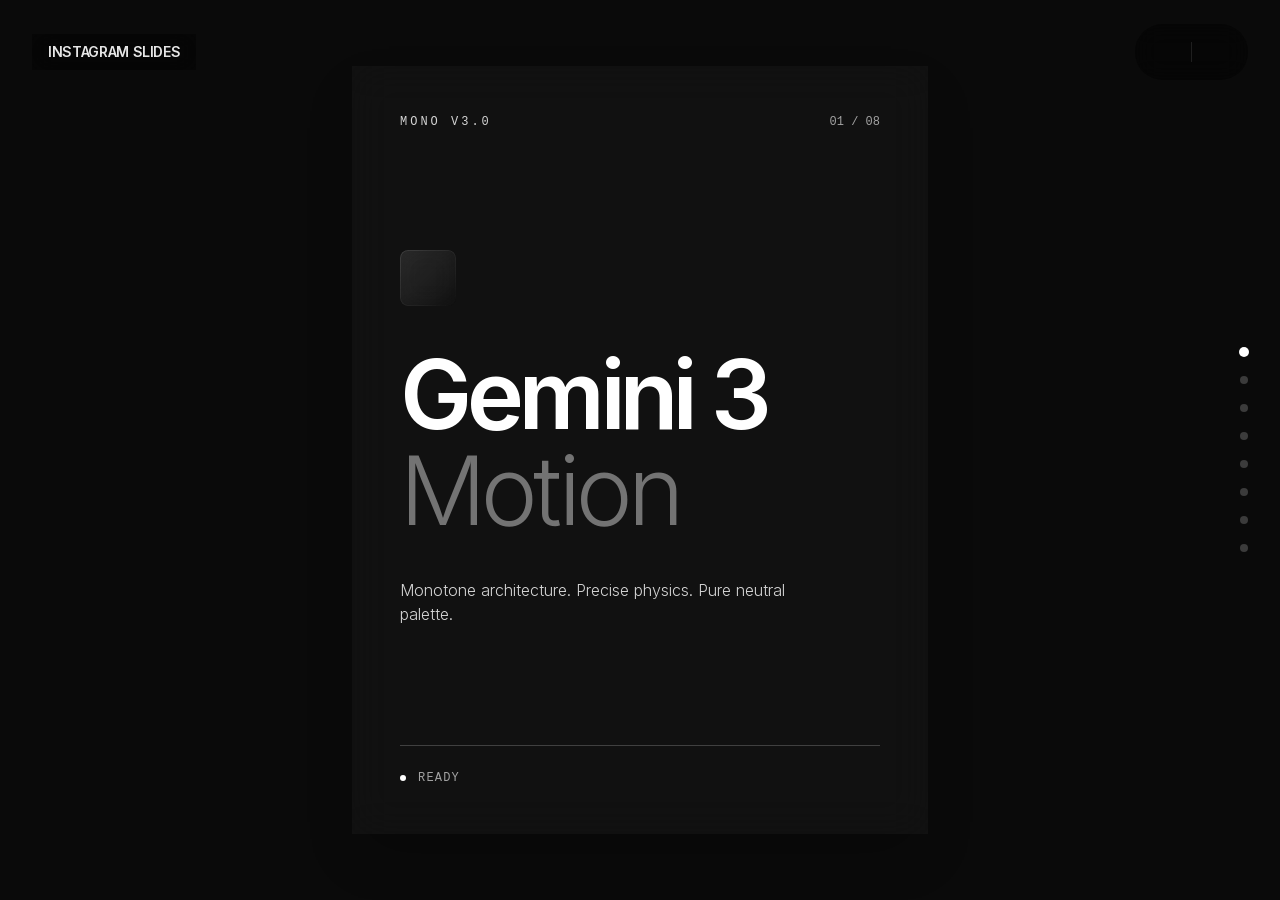
<file: artools/assets/templates/animations-gemini/index.html>
<html lang="en"><head><meta charset="utf-8"/>
<meta content="width=device-width, initial-scale=1.0" name="viewport"/>
<title>Gemini 3 Animation Guide - Monotone V2</title>
<!-- Scripts -->
<script src="assets/resource_3fa48481346f.js"></script>
<script src="assets/iconify-icon_e19829e7f0e8.js"></script>
<link href="assets/css2_d532a689d235.css" rel="stylesheet"/>
<style>
/* Base Setup */
:root {
--bg-deep: #050505;
}
body {
font-family: 'Inter', sans-serif;
background-color: var(--bg-deep);
color: #e5e5e5;
scrollbar-width: none;
-ms-overflow-style: none;
}
body::-webkit-scrollbar {
display: none;
}
html {
scroll-behavior: smooth;
}
/* Animations */
@keyframes animationIn {
0% { opacity: 0; transform: translateY(30px); filter: blur(10px); }
100% { opacity: 1; transform: translateY(0); filter: blur(0px); }
}
@keyframes marquee {
0% { transform: translateX(0); }
100% { transform: translateX(-50%); }
}
.animate-marquee { animation: marquee 40s linear infinite; }
@keyframes shimmer {
from { transform: translateX(-100%) skewX(-15deg); }
to { transform: translateX(200%) skewX(-15deg); }
}
@keyframes textSlide {
0% { transform: translateY(110%); opacity: 0; }
100% { transform: translateY(0); opacity: 1; }
}
.text-clip-anim span {
display: inline-block;
animation: textSlide 0.9s cubic-bezier(0.16, 1, 0.3, 1) forwards;
opacity: 0;
}
/* Flashlight Effect */
.flashlight-card { background: rgba(255, 255, 255, 0.01); }
.flashlight-card::before {
content: "";
position: absolute;
inset: 0px;
background: radial-gradient(
800px circle at var(--mouse-x) var(--mouse-y),
rgba(255, 255, 255, 0.08),
transparent 40%
);
opacity: 0;
transition: opacity 0.5s;
pointer-events: none;
z-index: 2;
}
.flashlight-card:hover::before { opacity: 1; }
/* Utility */
.glass-panel {
background: rgba(23, 23, 23, 0.6);
backdrop-filter: blur(20px);
}
</style>
<link href="assets/css2_86e10c4bcbd4.css" id="all-fonts-link-font-geist" rel="stylesheet"/><style id="all-fonts-style-font-geist">.font-geist { font-family: 'Geist', sans-serif !important; }</style><link href="assets/css2_0fc20595ebff.css" id="all-fonts-link-font-roboto" rel="stylesheet"/><style id="all-fonts-style-font-roboto">.font-roboto { font-family: 'Roboto', sans-serif !important; }</style><link href="assets/css2_23afcbef9bdd.css" id="all-fonts-link-font-montserrat" rel="stylesheet"/><style id="all-fonts-style-font-montserrat">.font-montserrat { font-family: 'Montserrat', sans-serif !important; }</style><link href="assets/css2_82ced711bf49.css" id="all-fonts-link-font-poppins" rel="stylesheet"/><style id="all-fonts-style-font-poppins">.font-poppins { font-family: 'Poppins', sans-serif !important; }</style><link href="assets/css2_fa22aa91016e.css" id="all-fonts-link-font-playfair" rel="stylesheet"/><style id="all-fonts-style-font-playfair">.font-playfair { font-family: 'Playfair Display', serif !important; }</style><link href="assets/css2_2b2d87bc82d8.css" id="all-fonts-link-font-instrument-serif" rel="stylesheet"/><style id="all-fonts-style-font-instrument-serif">.font-instrument-serif { font-family: 'Instrument Serif', serif !important; }</style><link href="assets/css2_4fef849c83da.css" id="all-fonts-link-font-merriweather" rel="stylesheet"/><style id="all-fonts-style-font-merriweather">.font-merriweather { font-family: 'Merriweather', serif !important; }</style><link href="assets/css2_a7b22b336fe1.css" id="all-fonts-link-font-bricolage" rel="stylesheet"/><style id="all-fonts-style-font-bricolage">.font-bricolage { font-family: 'Bricolage Grotesque', sans-serif !important; }</style><link href="assets/css2_0b2072b66163.css" id="all-fonts-link-font-jakarta" rel="stylesheet"/><style id="all-fonts-style-font-jakarta">.font-jakarta { font-family: 'Plus Jakarta Sans', sans-serif !important; }</style><link href="assets/css2_9b8bf743d4a8.css" id="all-fonts-link-font-manrope" rel="stylesheet"/><style id="all-fonts-style-font-manrope">.font-manrope { font-family: 'Manrope', sans-serif !important; }</style><link href="assets/css2_8e191ef32247.css" id="all-fonts-link-font-space-grotesk" rel="stylesheet"/><style id="all-fonts-style-font-space-grotesk">.font-space-grotesk { font-family: 'Space Grotesk', sans-serif !important; }</style><link href="assets/css2_70fd47a02eed.css" id="all-fonts-link-font-work-sans" rel="stylesheet"/><style id="all-fonts-style-font-work-sans">.font-work-sans { font-family: 'Work Sans', sans-serif !important; }</style><link href="assets/css2_b52fc18295f8.css" id="all-fonts-link-font-pt-serif" rel="stylesheet"/><style id="all-fonts-style-font-pt-serif">.font-pt-serif { font-family: 'PT Serif', serif !important; }</style><link href="assets/css2_62759cd015bd.css" id="all-fonts-link-font-geist-mono" rel="stylesheet"/><style id="all-fonts-style-font-geist-mono">.font-geist-mono { font-family: 'Geist Mono', monospace !important; }</style><link href="assets/css2_f495c2faa2a6.css" id="all-fonts-link-font-space-mono" rel="stylesheet"/><style id="all-fonts-style-font-space-mono">.font-space-mono { font-family: 'Space Mono', monospace !important; }</style><link href="assets/css2_6f16cdd6fd9f.css" id="all-fonts-link-font-quicksand" rel="stylesheet"/><style id="all-fonts-style-font-quicksand">.font-quicksand { font-family: 'Quicksand', sans-serif !important; }</style><link href="assets/css2_94cb6f0c406a.css" id="all-fonts-link-font-nunito" rel="stylesheet"/><style id="all-fonts-style-font-nunito">.font-nunito { font-family: 'Nunito', sans-serif !important; }</style><style id="border-gradient-shared-style">
[style*="--border-gradient"]::before {
content: "";
position: absolute;
inset: 0;
padding: 1px;
border-radius: var(--border-radius-before, inherit);
-webkit-mask: linear-gradient(#fff 0 0) content-box,
linear-gradient(#fff 0 0);
-webkit-mask-composite: xor;
mask-composite: exclude;
background: var(--border-gradient);
pointer-events: none;
}</style> <style>
/* 3D Transform utilities */
</style>
<script>
// Configure Tailwind to include our custom 3D transform utilities
tailwind.config = {
theme: {
extend: {
// Add any custom theme extensions here if needed
}
},
plugins: [
function({ addUtilities }) {
const rotateXUtilities = {};
const rotateYUtilities = {};
const rotateZUtilities = {};
const rotateValues = [0, 5, 10, 15, 20, 30, 45, 75];
// Generate rotate-x utilities
rotateValues.forEach((value) => {
rotateXUtilities[`.rotate-x-${value}`] = {
'--tw-rotate-x': `${value}deg`,
transform: `
translate3d(var(--tw-translate-x, 0), var(--tw-translate-y, 0), var(--tw-translate-z, 0))
rotateX(var(--tw-rotate-x, 0))
rotateY(var(--tw-rotate-y, 0))
rotateZ(var(--tw-rotate-z, 0))
skewX(var(--tw-skew-x, 0))
skewY(var(--tw-skew-y, 0))
scaleX(var(--tw-scale-x, 1))
scaleY(var(--tw-scale-y, 1))
`.replace(/\\s+/g, ' ').trim(),
};
if (value !== 0) {
rotateXUtilities[`.-rotate-x-${value}`] = {
'--tw-rotate-x': `-${value}deg`,
transform: `
translate3d(var(--tw-translate-x, 0), var(--tw-translate-y, 0), var(--tw-translate-z, 0))
rotateX(var(--tw-rotate-x, 0))
rotateY(var(--tw-rotate-y, 0))
rotateZ(var(--tw-rotate-z, 0))
skewX(var(--tw-skew-x, 0))
skewY(var(--tw-skew-y, 0))
scaleX(var(--tw-scale-x, 1))
scaleY(var(--tw-scale-y, 1))
`.replace(/\\s+/g, ' ').trim(),
};
}
});
// Generate rotate-y utilities
rotateValues.forEach((value) => {
rotateYUtilities[`.rotate-y-${value}`] = {
'--tw-rotate-y': `${value}deg`,
transform: `
translate3d(var(--tw-translate-x, 0), var(--tw-translate-y, 0), var(--tw-translate-z, 0))
rotateX(var(--tw-rotate-x, 0))
rotateY(var(--tw-rotate-y, 0))
rotateZ(var(--tw-rotate-z, 0))
skewX(var(--tw-skew-x, 0))
skewY(var(--tw-skew-y, 0))
scaleX(var(--tw-scale-x, 1))
scaleY(var(--tw-scale-y, 1))
`.replace(/\\s+/g, ' ').trim(),
};
if (value !== 0) {
rotateYUtilities[`.-rotate-y-${value}`] = {
'--tw-rotate-y': `-${value}deg`,
transform: `
translate3d(var(--tw-translate-x, 0), var(--tw-translate-y, 0), var(--tw-translate-z, 0))
rotateX(var(--tw-rotate-x, 0))
rotateY(var(--tw-rotate-y, 0))
rotateZ(var(--tw-rotate-z, 0))
skewX(var(--tw-skew-x, 0))
skewY(var(--tw-skew-y, 0))
scaleX(var(--tw-scale-x, 1))
scaleY(var(--tw-scale-y, 1))
`.replace(/\\s+/g, ' ').trim(),
};
}
});
// Generate rotate-z utilities
rotateValues.forEach((value) => {
rotateZUtilities[`.rotate-z-${value}`] = {
'--tw-rotate-z': `${value}deg`,
transform: `
translate3d(var(--tw-translate-x, 0), var(--tw-translate-y, 0), var(--tw-translate-z, 0))
rotateX(var(--tw-rotate-x, 0))
rotateY(var(--tw-rotate-y, 0))
rotateZ(var(--tw-rotate-z, 0))
skewX(var(--tw-skew-x, 0))
skewY(var(--tw-skew-y, 0))
scaleX(var(--tw-scale-x, 1))
scaleY(var(--tw-scale-y, 1))
`.replace(/\\s+/g, ' ').trim(),
};
if (value !== 0) {
rotateZUtilities[`.-rotate-z-${value}`] = {
'--tw-rotate-z': `-${value}deg`,
transform: `
translate3d(var(--tw-translate-x, 0), var(--tw-translate-y, 0), var(--tw-translate-z, 0))
rotateX(var(--tw-rotate-x, 0))
rotateY(var(--tw-rotate-y, 0))
rotateZ(var(--tw-rotate-z, 0))
skewX(var(--tw-skew-x, 0))
skewY(var(--tw-skew-y, 0))
scaleX(var(--tw-scale-x, 1))
scaleY(var(--tw-scale-y, 1))
`.replace(/\\s+/g, ' ').trim(),
};
}
});
// Perspective utilities
const perspectiveUtilities = {
".perspective-none": { perspective: "none" },
".perspective-dramatic": { perspective: "100px" },
".perspective-near": { perspective: "300px" },
".perspective-normal": { perspective: "500px" },
".perspective-midrange": { perspective: "800px" },
".perspective-distant": { perspective: "1200px" },
};
// Transform style utilities
const transformStyleUtilities = {
".transform-style-preserve-3d": { "transform-style": "preserve-3d" },
".transform-style-flat": { "transform-style": "flat" },
};
addUtilities({
...rotateXUtilities,
...rotateYUtilities,
...rotateZUtilities,
...perspectiveUtilities,
...transformStyleUtilities,
});
}
]
};
</script></head>
<body class="antialiased selection:bg-white/20 selection:text-white relative bg-neutral-950 overflow-hidden">
<!-- Fixed Header -->
<header class="fixed top-0 left-0 right-0 z-[60] px-4 md:px-8 py-4 md:py-6 flex justify-between items-center pointer-events-none">
<div class="pointer-events-auto">
<h1 class="text-xs md:text-sm font-semibold tracking-tight text-white uppercase opacity-90 backdrop-blur-md px-3 md:px-4 py-2 rounded-none bg-black/40">
                Instagram Slides
            </h1>
</div>
<div class="pointer-events-auto flex items-center gap-2 backdrop-blur-md p-2 rounded-full bg-black/40">
<button class="w-8 h-8 md:w-10 md:h-10 flex items-center justify-center rounded-full hover:bg-white/10 transition-colors text-white/70 hover:text-white" onclick="navigateSlide(-1)">
<iconify-icon class="md:w-6 md:h-6" icon="solar:alt-arrow-up-bold-duotone" width="20"></iconify-icon>
</button>
<div class="w-[1px] h-4 md:h-5 bg-white/10"></div>
<button class="w-8 h-8 md:w-10 md:h-10 flex items-center justify-center rounded-full hover:bg-white/10 transition-colors text-white/70 hover:text-white" onclick="navigateSlide(1)">
<iconify-icon class="md:w-6 md:h-6" icon="solar:alt-arrow-down-bold-duotone" width="20"></iconify-icon>
</button>
</div>
</header>
<!-- Navigation Dots (Hidden on Mobile) -->
<div class="fixed right-8 top-1/2 -translate-y-1/2 z-[60] hidden md:flex flex-col gap-5" id="nav-dots">
<a aria-label="Go to slide 1" class="nav-dot w-2 h-2 rounded-full hover:bg-white transition-all duration-300" href="#section-1"></a>
<a aria-label="Go to slide 2" class="nav-dot w-2 h-2 rounded-full hover:bg-white transition-all duration-300" href="#section-2"></a>
<a aria-label="Go to slide 3" class="nav-dot w-2 h-2 rounded-full hover:bg-white transition-all duration-300" href="#section-3"></a>
<a aria-label="Go to slide 4" class="nav-dot w-2 h-2 rounded-full hover:bg-white transition-all duration-300" href="#section-4"></a>
<a aria-label="Go to slide 5" class="nav-dot w-2 h-2 rounded-full hover:bg-white transition-all duration-300" href="#section-5"></a>
<a aria-label="Go to slide 6" class="nav-dot w-2 h-2 rounded-full hover:bg-white transition-all duration-300" href="#section-6"></a>
<a aria-label="Go to slide 7" class="nav-dot w-2 h-2 rounded-full hover:bg-white transition-all duration-300" href="#section-7"></a>
<a aria-label="Go to slide 8" class="nav-dot w-2 h-2 rounded-full hover:bg-white transition-all duration-300" href="#section-8"></a>
</div>
<!-- Scroll Container -->
<main class="overflow-y-scroll snap-y snap-mandatory scroll-smooth w-full h-screen relative" id="main-scroll">
<!-- Slide 1: Cover -->
<section class="snap-start shrink-0 flex w-full h-screen pt-0 pr-0 pb-0 pl-0 relative items-center justify-center" data-index="0" id="section-1">
<div class="h-full md:h-auto md:aspect-[3/4] glass-panel overflow-hidden flex flex-col group bg-center w-full max-w-none md:max-w-xl bg-cover rounded-none pt-20 md:pt-12 pr-6 md:pr-12 pb-12 pl-6 md:pl-12 relative shadow-2xl justify-between bg-[url(https://hoirqrkdgbmvpwutwuwj.supabase.co/storage/v1/object/public/assets/assets/53970266-f8db-425c-8883-5535f3e41c4d_1600w.webp)]" style="transition: outline 0.1s ease-in-out;">
<div class="flex justify-between items-center opacity-70 animate-on-scroll [animation:animationIn_0.8s_ease-out_0.1s_both] animate">
<span class="text-xs uppercase tracking-[0.25em] font-mono text-neutral-300">Mono V3.0</span>
<span class="text-xs font-mono text-neutral-400">01 / 08</span>
</div>
<div class="relative z-10 space-y-6 md:space-y-10">
<div class="flex animate-on-scroll [animation:animationIn_0.8s_ease-out_0.2s_both] animate bg-gradient-to-br from-white/10 to-white/0 w-12 h-12 md:w-14 md:h-14 rounded-lg mb-4 md:mb-6 backdrop-blur-md items-center justify-center" style="position: relative; --border-gradient: linear-gradient(135deg, rgba(255, 255, 255, 0.1), rgba(255, 255, 255, 0)); --border-radius-before: 8px">
<!-- Solar Icon -->
<iconify-icon class="text-2xl md:text-3xl text-white" icon="solar:stars-minimalistic-bold-duotone"></iconify-icon>
</div>
<h1 class="leading-[0.9] animate-on-scroll [animation:animationIn_0.8s_ease-out_0.3s_both] animate text-6xl md:text-8xl font-semibold text-white tracking-tighter">
          Gemini 3<br/>
<span class="font-light text-neutral-500">Motion</span>
</h1>
<p class="leading-relaxed animate-on-scroll [animation:animationIn_0.8s_ease-out_0.4s_both] animate text-sm md:text-base font-light text-neutral-300 max-w-[90%]">
          Monotone architecture. Precise physics. Pure neutral palette.
        </p>
</div>
<div class="space-y-6 animate-on-scroll [animation:animationIn_0.8s_ease-out_0.6s_both] animate">
<div class="h-[1px] w-full bg-white/20"></div>
<div class="flex justify-between items-end">
<div class="flex items-center gap-3 text-xs text-neutral-400 font-mono uppercase tracking-widest">
<span class="w-1.5 h-1.5 bg-white rounded-full animate-pulse"></span>
            Ready
          </div>
<iconify-icon class="text-2xl text-white animate-bounce" icon="solar:arrow-down-bold-duotone"></iconify-icon>
</div>
</div>
</div>
</section>
<!-- Slide 2: Intro -->
<section class="snap-start shrink-0 flex w-full h-screen pt-0 pr-0 pb-0 pl-0 relative items-center justify-center" data-index="1" id="section-2">
<div class="h-full md:h-auto md:aspect-[3/4] glass-panel overflow-hidden flex flex-col bg-center w-full bg-[url(https://hoirqrkdgbmvpwutwuwj.supabase.co/storage/v1/object/public/assets/assets/d1e715c0-e250-4e7f-a4f5-433e96d81f31_1600w.webp)] max-w-none md:max-w-xl bg-cover rounded-none pt-20 md:pt-12 pr-6 md:pr-12 pb-12 pl-6 md:pl-12 relative">
<span class="text-xs uppercase tracking-[0.25em] font-mono text-neutral-400 mb-6 md:mb-10 block animate-on-scroll [animation:animationIn_0.8s_ease-out_0.1s_both]">02 — Intro</span>
<h2 class="animate-on-scroll [animation:animationIn_0.8s_ease-out_0.2s_both] text-4xl md:text-6xl font-medium text-white tracking-tight mb-4 md:mb-6">
        Enhance with<br/><span class="text-neutral-500">Motion</span></h2>
<p class="text-sm md:text-base text-neutral-400 mb-8 md:mb-12 leading-relaxed max-w-md animate-on-scroll [animation:animationIn_0.8s_ease-out_0.3s_both]">
        Structure: Hero intro, hover interactions, reveal.
      </p>
<div class="flex-1 bg-neutral-900/60 rounded-none p-4 md:p-6 relative overflow-hidden group animate-on-scroll [animation:animationIn_0.8s_ease-out_0.4s_both]">
<div class="bg-center bg-gradient-to-br from-black/10 to-black/0 opacity-100 absolute top-0 right-0 bottom-0 left-0 backdrop-blur-lg">
</div>
<div class="z-10 mt-2 relative space-y-4">
<div class="animate-on-scroll [animation:animationIn_0.8s_ease-out_0.5s_both] bg-gradient-to-br from-white/10 to-white/0 w-2/3 h-8 rounded-none backdrop-blur">
</div>
<div class="animate-on-scroll [animation:animationIn_0.8s_ease-out_0.6s_both] bg-gradient-to-br from-white/10 to-white/0 w-full h-16 md:h-24 rounded-none backdrop-blur">
</div>
<div class="flex gap-3">
<div class="animate-on-scroll [animation:animationIn_0.8s_ease-out_0.7s_both] bg-gradient-to-br from-white/10 to-white/0 w-1/2 h-16 md:h-20 rounded-none backdrop-blur">
</div>
<div class="animate-on-scroll [animation:animationIn_0.8s_ease-out_0.8s_both] bg-gradient-to-br from-white/10 to-white/0 w-1/2 h-16 md:h-20 rounded-none backdrop-blur">
</div>
</div>
</div>
<div class="absolute bottom-6 left-6 right-6 bg-black/80 backdrop-blur-md p-4 rounded-none animate-on-scroll [animation:animationIn_0.8s_ease-out_1s_both]">
<p class="leading-tight text-xs md:text-base text-neutral-300 font-mono">
            "Animate when in view: fade in, slide in, blur in..."
          </p>
</div>
</div>
</div>
</section>
<!-- Slide 3: Buttons -->
<section class="snap-start shrink-0 flex w-full h-screen pt-0 pr-0 pb-0 pl-0 relative items-center justify-center" data-index="2" id="section-3">
<div class="h-full md:h-auto md:aspect-[3/4] glass-panel overflow-hidden flex flex-col bg-center w-full bg-[url(https://hoirqrkdgbmvpwutwuwj.supabase.co/storage/v1/object/public/assets/assets/6ea6d66c-a7a6-4548-9b3f-680a206078c3_1600w.webp)] max-w-none md:max-w-xl bg-cover rounded-none pt-20 md:pt-12 pr-6 md:pr-12 pb-12 pl-6 md:pl-12 relative items-center justify-center">
<div class="absolute top-20 md:top-12 left-6 md:left-12 right-6 md:right-12">
<span class="text-xs uppercase tracking-[0.25em] font-mono text-neutral-400">03 — Buttons</span>
<h2 class="text-4xl md:text-5xl font-medium text-white tracking-tight mt-4">Beam Animation</h2>
</div>
<div class="group animate-on-scroll [animation:animationIn_0.8s_ease-out_0.3s_both] mt-20 md:mt-80 relative scale-110 md:scale-125">
<div class="-inset-2 group-hover:opacity-100 transition duration-500 bg-neutral-600/30 opacity-0 rounded-full absolute blur-xl">
</div>
<!-- Shimmer Beam Animation Layer -->
<div class="absolute -inset-[1px] rounded-full overflow-hidden opacity-0 group-hover:opacity-100 transition duration-500 pointer-events-none">
<div class="absolute top-1/2 left-1/2 -translate-x-1/2 -translate-y-1/2 w-[300%] h-[300%] bg-[conic-gradient(from_0deg,transparent_0_340deg,white_360deg)] animate-[spin_2s_linear_infinite]"></div>
</div>
<button class="group relative z-10 flex items-center justify-center overflow-hidden rounded-full p-[1px] leading-none">
<span class="absolute inset-[-1000%] animate-[spin_2s_linear_infinite] bg-[conic-gradient(from_0deg,transparent_0_340deg,white_360deg)]"></span>
<span class="relative flex h-full w-full items-center rounded-full bg-black pt-4 pr-10 pb-4 pl-10 ring-1 ring-white/10">
<span class="absolute inset-0 overflow-hidden rounded-full">
<span class="absolute top-0 left-0 h-full w-full -skew-x-12 bg-gradient-to-r from-transparent via-white/20 to-transparent opacity-0 group-hover:animate-[shimmer_1.5s_infinite] group-hover:opacity-100"></span>
</span>
<span class="relative z-10 flex items-center">
<span class="text-lg font-medium tracking-wide text-white">Get Access</span>
</span>
<span class="relative z-10 ml-4 flex items-center text-neutral-500 transition duration-200 group-hover:translate-x-1 group-hover:text-white">
<iconify-icon class="text-2xl" icon="solar:arrow-right-bold-duotone"></iconify-icon>
</span>
</span>
</button>
</div>
<div class="mt-20 p-6 border-l-2 border-white/20 rounded-none w-full animate-on-scroll [animation:animationIn_0.8s_ease-out_0.5s_both]">
<p class="leading-relaxed text-sm md:text-base text-neutral-400 font-mono">
<span class="text-white">Prompt:</span> "Add a 1px shimmer beam animation around the pill-shaped button on
          hover."
        </p>
</div>
</div>
</section>
<!-- Slide 4: Typography -->
<section class="h-screen w-full snap-start shrink-0 flex items-center justify-center relative p-0" data-index="3" id="section-4">
<div class="h-full md:h-auto md:aspect-[3/4] glass-panel overflow-hidden flex flex-col bg-neutral-900/50 w-full max-w-none md:max-w-xl rounded-none pt-20 md:pt-12 pr-6 md:pr-12 pb-12 pl-6 md:pl-12 relative justify-center">
<span class="absolute top-20 md:top-12 left-6 md:left-12 text-xs uppercase tracking-[0.25em] font-mono text-neutral-500 animate-on-scroll [animation:animationIn_0.8s_ease-out_0.1s_both]">04 — Typography</span>
<div class="space-y-1">
<div class="flex animate-on-scroll [animation:animationIn_0.8s_ease-out_0.2s_both]">
<h2 class="text-5xl md:text-7xl font-semibold text-white tracking-tighter" style="animation-delay: 0s">Clip-path</h2>
</div>
<div class="flex animate-on-scroll [animation:animationIn_0.8s_ease-out_0.3s_both]">
<h2 class="text-5xl md:text-7xl font-semibold text-neutral-600 tracking-tighter" style="animation-delay: 0.1s">Typography</h2>
</div>
<div class="flex animate-on-scroll [animation:animationIn_0.8s_ease-out_0.4s_both]">
<h2 class="text-5xl md:text-7xl font-semibold text-neutral-800 tracking-tighter" style="animation-delay: 0.2s">Animation</h2>
</div>
</div>
<div class="animate-on-scroll [animation:animationIn_0.8s_ease-out_0.6s_both] text-sm md:text-base font-light text-neutral-500 border-neutral-800 border-l-2 mt-16 pl-6">
        "Add a vertical text clip slide down animation letter by letter"
      </div>
</div>
</section>
<!-- Slide 5: Logos -->
<section class="snap-start shrink-0 flex w-full h-screen pt-0 pr-0 pb-0 pl-0 relative items-center justify-center" data-index="4" id="section-5">
<div class="h-full md:h-auto md:aspect-[3/4] glass-panel overflow-hidden flex flex-col w-full max-w-none md:max-w-xl rounded-none p-0 relative justify-center bg-neutral-900/40">
<div class="p-6 md:p-12 pb-0">
<span class="text-xs uppercase tracking-[0.25em] font-mono text-neutral-500 animate-on-scroll [animation:animationIn_0.8s_ease-out_0.1s_both]">05 — Social Proof</span>
<h2 class="text-4xl md:text-5xl font-medium tracking-tight mt-4 mb-8 md:mb-16 text-white animate-on-scroll [animation:animationIn_0.8s_ease-out_0.2s_both]">
          Infinite Loop</h2>
</div>
<div class="relative w-full py-12 md:py-16 border-y border-white/5 bg-black/40 animate-on-scroll [animation:animationIn_0.8s_ease-out_0.4s_both]">
<div class="absolute left-0 top-0 bottom-0 w-12 md:w-24 z-10 bg-gradient-to-r from-[#0d0d0d] to-transparent"></div>
<div class="absolute right-0 top-0 bottom-0 w-12 md:w-24 z-10 bg-gradient-to-l from-[#0d0d0d] to-transparent"></div>
<div class="flex overflow-hidden w-full">
<div class="flex animate-marquee whitespace-nowrap gap-8 md:gap-16 items-center">
<!-- Brand icons -->
<iconify-icon class="text-2xl md:text-3xl text-neutral-400" icon="simple-icons:nvidia"></iconify-icon>
<iconify-icon class="text-2xl md:text-3xl text-neutral-400" icon="simple-icons:linear"></iconify-icon>
<iconify-icon class="text-2xl md:text-3xl text-neutral-400" icon="simple-icons:vercel"></iconify-icon>
<iconify-icon class="text-2xl md:text-3xl text-neutral-400" icon="simple-icons:apple"></iconify-icon>
<iconify-icon class="text-4xl md:text-5xl text-neutral-400" icon="simple-icons:stripe"></iconify-icon>
<iconify-icon class="text-4xl md:text-5xl text-neutral-400" icon="simple-icons:spacex"></iconify-icon>
<iconify-icon class="text-2xl md:text-3xl text-neutral-400" icon="simple-icons:nvidia"></iconify-icon>
<iconify-icon class="text-2xl md:text-3xl text-neutral-400" icon="simple-icons:linear"></iconify-icon>
<iconify-icon class="text-2xl md:text-3xl text-neutral-400" icon="simple-icons:vercel"></iconify-icon>
<iconify-icon class="text-2xl md:text-3xl text-neutral-400" icon="simple-icons:apple"></iconify-icon>
<iconify-icon class="text-4xl md:text-5xl text-neutral-400" icon="simple-icons:stripe"></iconify-icon>
<iconify-icon class="text-4xl md:text-5xl text-neutral-400" icon="simple-icons:spacex"></iconify-icon>
</div>
</div>
</div>
<div class="pt-8 pr-6 md:pr-12 pb-12 pl-6 md:pl-12">
<p class="animate-on-scroll [animation:animationIn_0.8s_ease-out_0.6s_both] text-sm md:text-base text-neutral-400 font-mono">
          "Add a marquis infinite loop slow animation using alpha mask"
        </p>
</div>
</div>
</section>
<!-- Slide 6: Switching -->
<section class="h-screen w-full snap-start shrink-0 flex items-center justify-center relative p-0" data-index="5" id="section-6">
<div class="h-full md:h-auto md:aspect-[3/4] glass-panel overflow-hidden flex flex-col bg-center w-full bg-[url(https://hoirqrkdgbmvpwutwuwj.supabase.co/storage/v1/object/public/assets/assets/47ccf769-0cb4-4a95-804e-cc919fd6d449_1600w.webp)] max-w-none md:max-w-xl bg-cover rounded-none pt-20 md:pt-12 pr-6 md:pr-12 pb-12 pl-6 md:pl-12 relative items-center justify-center">
<span class="absolute top-20 md:top-12 left-6 md:left-12 text-xs uppercase tracking-[0.25em] font-mono text-neutral-500 animate-on-scroll [animation:animationIn_0.8s_ease-out_0.1s_both]">06 — Switching</span>
<div class="flex animate-on-scroll [animation:animationIn_0.8s_ease-out_0.3s_both] w-full h-80 relative perspective-1000 items-center justify-center">
<div class="absolute w-[80%] h-[80%] bg-neutral-800/80 backdrop-blur rounded-none -translate-y-6 scale-95 opacity-40">
</div>
<div class="flex flex-col transition-all duration-500 hover:scale-[1.02] z-10 bg-stone-950 w-[85%] h-[85%] ring-white/10 ring-1 rounded-none pt-8 pr-8 pb-8 pl-8 absolute shadow-2xl">
<div class="flex bg-gradient-to-br from-white/10 to-white/0 w-12 h-12 rounded-none mb-6 items-center justify-center">
<iconify-icon class="text-2xl text-white" icon="solar:database-bold-duotone"></iconify-icon>
</div>
<div class="bg-gradient-to-br from-white/10 to-white/0 w-16 h-3 rounded-sm mb-6"></div>
<div class="bg-gradient-to-br from-white/10 to-white/0 w-full h-3 rounded-sm mb-3"></div>
<div class="bg-gradient-to-br from-white/10 to-white/0 w-2/3 h-3 rounded-sm"></div>
</div>
<div class="absolute -bottom-12 flex gap-6">
<button class="flex hover:bg-white hover:text-black transition-colors text-neutral-400 bg-neutral-900 w-12 h-12 rounded-full items-center justify-center" style="position: relative; --border-gradient: linear-gradient(135deg, rgba(255, 255, 255, 0.1), rgba(255, 255, 255, 0)); --border-radius-before: 9999px">
<iconify-icon class="text-xl" icon="solar:arrow-left-bold-duotone"></iconify-icon>
</button>
<button class="flex hover:bg-white hover:text-black transition-colors text-neutral-400 bg-neutral-900 w-12 h-12 rounded-full items-center justify-center" style="position: relative; --border-gradient: linear-gradient(135deg, rgba(255, 255, 255, 0.1), rgba(255, 255, 255, 0)); --border-radius-before: 9999px">
<iconify-icon class="text-xl" icon="solar:arrow-right-bold-duotone"></iconify-icon>
</button>
</div>
</div>
<div class="mt-24 pt-8 pr-6 md:pr-12 pb-12 pl-6 md:pl-12">
<p class="animate-on-scroll [animation:animationIn_0.8s_ease-out_0.6s_both] text-sm md:text-base text-neutral-400 font-mono">"Animate the cards to rotate between 3 cards in a loop. Add prev/next arrows to switch between cards."</p>
</div></div>
</section>
<!-- Slide 7: Interaction -->
<section class="h-screen w-full snap-start shrink-0 flex items-center justify-center relative p-0" data-index="6" id="section-7">
<div class="h-full md:h-auto md:aspect-[3/4] glass-panel overflow-hidden flex flex-col bg-center w-full bg-[url(https://hoirqrkdgbmvpwutwuwj.supabase.co/storage/v1/object/public/assets/assets/7b8e6a1f-44f9-49ef-a26c-bf0d87724acf_1600w.webp)] max-w-none md:max-w-xl bg-cover rounded-none pt-20 md:pt-12 pr-6 md:pr-12 pb-12 pl-6 md:pl-12 relative justify-center">
<span class="absolute top-20 md:top-12 left-6 md:left-12 text-xs uppercase tracking-[0.25em] font-mono text-neutral-500 animate-on-scroll [animation:animationIn_0.8s_ease-out_0.1s_both]">07 — Interaction</span>
<h2 class="text-4xl md:text-5xl font-medium tracking-tight mb-8 md:mb-12 text-white animate-on-scroll [animation:animationIn_0.8s_ease-out_0.2s_both]">
        Flashlight Reveal</h2>
<div class="grid grid-cols-2 gap-x-4 md:gap-x-6 gap-y-4 md:gap-y-6">
<div class="flashlight-card relative aspect-square border-0 bg-neutral-900/60 ring-1 ring-white/5 rounded-none p-4 md:p-6 flex flex-col justify-end group overflow-hidden animate-on-scroll [animation:animationIn_0.8s_ease-out_0.4s_both]" onmousemove="const rect = this.getBoundingClientRect(); this.style.setProperty('--mouse-x', `${event.clientX - rect.left}px`); this.style.setProperty('--mouse-y', `${event.clientY - rect.top}px`);">
<iconify-icon class="text-3xl md:text-5xl text-neutral-500 mb-2 md:mb-4 group-hover:text-white transition-colors duration-500" icon="solar:layers-minimalistic-bold-duotone"></iconify-icon>
<div class="text-xs md:text-sm text-neutral-400 font-medium tracking-wide">Hover Me</div>
</div>
<div class="flashlight-card aspect-square flex flex-col group overflow-hidden animate-on-scroll [animation:animationIn_0.8s_ease-out_0.6s_both] bg-neutral-900/60 border-0 ring-white/5 ring-1 rounded-none p-4 md:p-6 relative backdrop-blur justify-end" onmousemove="const rect = this.getBoundingClientRect(); this.style.setProperty('--mouse-x', `${event.clientX - rect.left}px`); this.style.setProperty('--mouse-y', `${event.clientY - rect.top}px`);" style="--mouse-x: 106.5px; --mouse-y: 219px;">
<iconify-icon class="text-3xl md:text-5xl text-neutral-500 mb-2 md:mb-4 group-hover:text-white transition-colors duration-500" icon="solar:cpu-bold-duotone"></iconify-icon>
<div class="text-xs md:text-sm text-neutral-400 font-medium tracking-wide">Trace Border</div>
</div>
</div>
<div class="mt-8 md:mt-10 text-xs text-neutral-500 font-mono animate-on-scroll [animation:animationIn_0.8s_ease-out_0.8s_both]">
        "Add a subtle flashlight effect on hover/mouse position to background."
      </div>
</div>
</section>
<!-- Slide 8: End -->
<section class="h-screen w-full snap-start shrink-0 flex items-center justify-center relative p-0" data-index="7" id="section-8">
<div class="h-full md:h-auto md:aspect-[3/4] glass-panel overflow-hidden flex flex-col bg-center w-full bg-[url(https://hoirqrkdgbmvpwutwuwj.supabase.co/storage/v1/object/public/assets/assets/67df17f7-9681-4bd3-927b-ac569042a884_1600w.webp)] max-w-none md:max-w-xl bg-cover rounded-none pt-0 pr-0 pb-0 pl-0 relative justify-between">
<div class="p-6 md:p-12 pt-20 md:pt-12">
<span class="text-xs uppercase tracking-[0.25em] font-mono text-neutral-500 animate-on-scroll [animation:animationIn_0.8s_ease-out_0.1s_both]">08 — End</span>
<h1 class="animate-on-scroll [animation:animationIn_0.8s_ease-out_0.2s_both] text-5xl md:text-7xl font-medium text-white tracking-tighter mt-6 mb-4">
          Build Better<br/>Interfaces.</h1>
</div>
<div class="overflow-hidden mask-image-gradient animate-on-scroll [animation:animationIn_0.8s_ease-out_0.4s_both] h-48 md:h-56 z-10 relative" style="mask-image: linear-gradient(180deg, transparent, black 20%, black 95%, transparent); -webkit-mask-image: linear-gradient(180deg, transparent, black 20%, black 95%, transparent);">
<div class="space-y-4 p-6 md:p-8 opacity-60 grayscale hover:grayscale-0 transition-all duration-700">
<div class="bg-gradient-to-br from-black/0 via-black/10 to-black/0 ring-white/5 ring-1 rounded-none px-4 py-4 md:px-6 md:py-6 backdrop-blur-sm">
<p class="text-sm md:text-base text-neutral-300">"The beam effect is subtle but changes everything."</p>
</div>
<div class="bg-gradient-to-br from-black/0 via-black/10 to-black/0 ring-white/5 ring-1 rounded-none ml-4 md:ml-8 px-4 py-4 md:px-6 md:py-6 backdrop-blur-sm">
<p class="text-sm md:text-base text-neutral-300">"Gemini 3 understands motion physics."</p>
</div>
<div class="bg-gradient-to-br from-black/0 via-black/10 to-black/0 rounded-none ring-white/5 ring-1 px-4 py-4 md:px-6 md:py-6 backdrop-blur-sm">
<p class="text-xs md:text-sm text-neutral-300">"Cleanest implementation of glassmorphism."</p>
</div>
</div>
</div>
<div class="animate-on-scroll [animation:animationIn_0.8s_ease-out_0.6s_both] bg-gradient-to-t from-black/90 to-transparent p-6 md:p-12 pb-12">
<button class="w-full group relative flex items-center justify-center gap-3 bg-white text-black py-4 md:py-5 rounded-none overflow-hidden hover:bg-neutral-200 transition-colors">
<span class="text-xs md:text-sm font-bold uppercase tracking-widest z-10">Follow @mengto</span>
<iconify-icon class="text-xl md:text-2xl z-10 group-hover:translate-x-1 group-hover:-translate-y-1 transition-transform" icon="solar:arrow-right-up-bold-duotone"></iconify-icon>
</button>
</div>
</div>
</section>
</main>
<script>
        // Existing Animation Observer
        (function () {
            const style = document.createElement("style");
            style.textContent = `
            .animate-on-scroll { animation-play-state: paused !important; }
            .animate-on-scroll.animate { animation-play-state: running !important; }
            `;
            document.head.appendChild(style);

            const once = true;

            if (!window.__inViewIO) {
            window.__inViewIO = new IntersectionObserver((entries) => {
                entries.forEach((entry) => {
                if (entry.isIntersecting) {
                    entry.target.classList.add("animate");
                    if (once) window.__inViewIO.unobserve(entry.target);
                }
                });
            }, { threshold: 0.2 });
            }

            window.initInViewAnimations = function (selector = ".animate-on-scroll") {
            document.querySelectorAll(selector).forEach((el) => {
                window.__inViewIO.observe(el);
            });
            };

            document.addEventListener("DOMContentLoaded", () => initInViewAnimations());
        })();

        // Navigation Logic
        const sections = document.querySelectorAll('section');
        const dots = document.querySelectorAll('.nav-dot');
        const scroller = document.getElementById('main-scroll');
        let currentSectionIndex = 0;

        // Update Active Dot based on scroll
        const navObserver = new IntersectionObserver((entries) => {
            entries.forEach(entry => {
                if (entry.isIntersecting) {
                    const index = parseInt(entry.target.getAttribute('data-index'));
                    currentSectionIndex = index;
                    
                    // Update dots
                    dots.forEach(d => {
                        d.classList.remove('bg-white', 'scale-125');
                        d.classList.add('bg-white/20');
                    });
                    
                    // Highlight current dot
                    if(dots[index]) {
                        dots[index].classList.remove('bg-white/20');
                        dots[index].classList.add('bg-white', 'scale-125');
                    }
                }
            });
        }, { threshold: 0.5 });

        sections.forEach(section => navObserver.observe(section));

        // Arrow Navigation
        window.navigateSlide = function(direction) {
            let nextIndex = currentSectionIndex + direction;
            
            // Clamp
            if (nextIndex < 0) nextIndex = 0;
            if (nextIndex >= sections.length) nextIndex = sections.length - 1;
            
            // Scroll
            const target = sections[nextIndex];
            if(target) {
                target.scrollIntoView({ behavior: 'smooth' });
            }
        }
    </script>
<script data-img-fallback-handler="">!function(){var f=["https://hoirqrkdgbmvpwutwuwj.supabase.co/storage/v1/object/public/assets/assets/917d6f93-fb36-439a-8c48-884b67b35381_1600w.jpg","https://hoirqrkdgbmvpwutwuwj.supabase.co/storage/v1/object/public/assets/assets/4734259a-bad7-422f-981e-ce01e79184f2_1600w.jpg","https://hoirqrkdgbmvpwutwuwj.supabase.co/storage/v1/object/public/assets/assets/c543a9e1-f226-4ced-80b0-feb8445a75b9_1600w.jpg","https://hoirqrkdgbmvpwutwuwj.supabase.co/storage/v1/object/public/assets/assets/5bab247f-35d9-400d-a82b-fd87cfe913d2_1600w.webp","https://hoirqrkdgbmvpwutwuwj.supabase.co/storage/v1/object/public/assets/assets/30104e3c-5eea-4b93-93e9-5313698a7156_1600w.webp"],h=new Set;function g(s){for(var x=0,i=0;i<s.length;i++)x=(x<<5)-x+s.charCodeAt(i)|0;return f[Math.abs(x)%f.length]}function r(t){var s=t.src;if(s&&!h.has(s)){h.add(s);t.src=g(s)}}window.addEventListener("error",function(e){var t=e.target;if(t&&t.tagName==="IMG")r(t)},!0);function c(){document.querySelectorAll("img").forEach(function(i){if(i.complete&&!i.naturalWidth&&i.src)r(i)})}if(document.readyState==="loading")document.addEventListener("DOMContentLoaded",c);else c()}()</script></body></html>
</file>
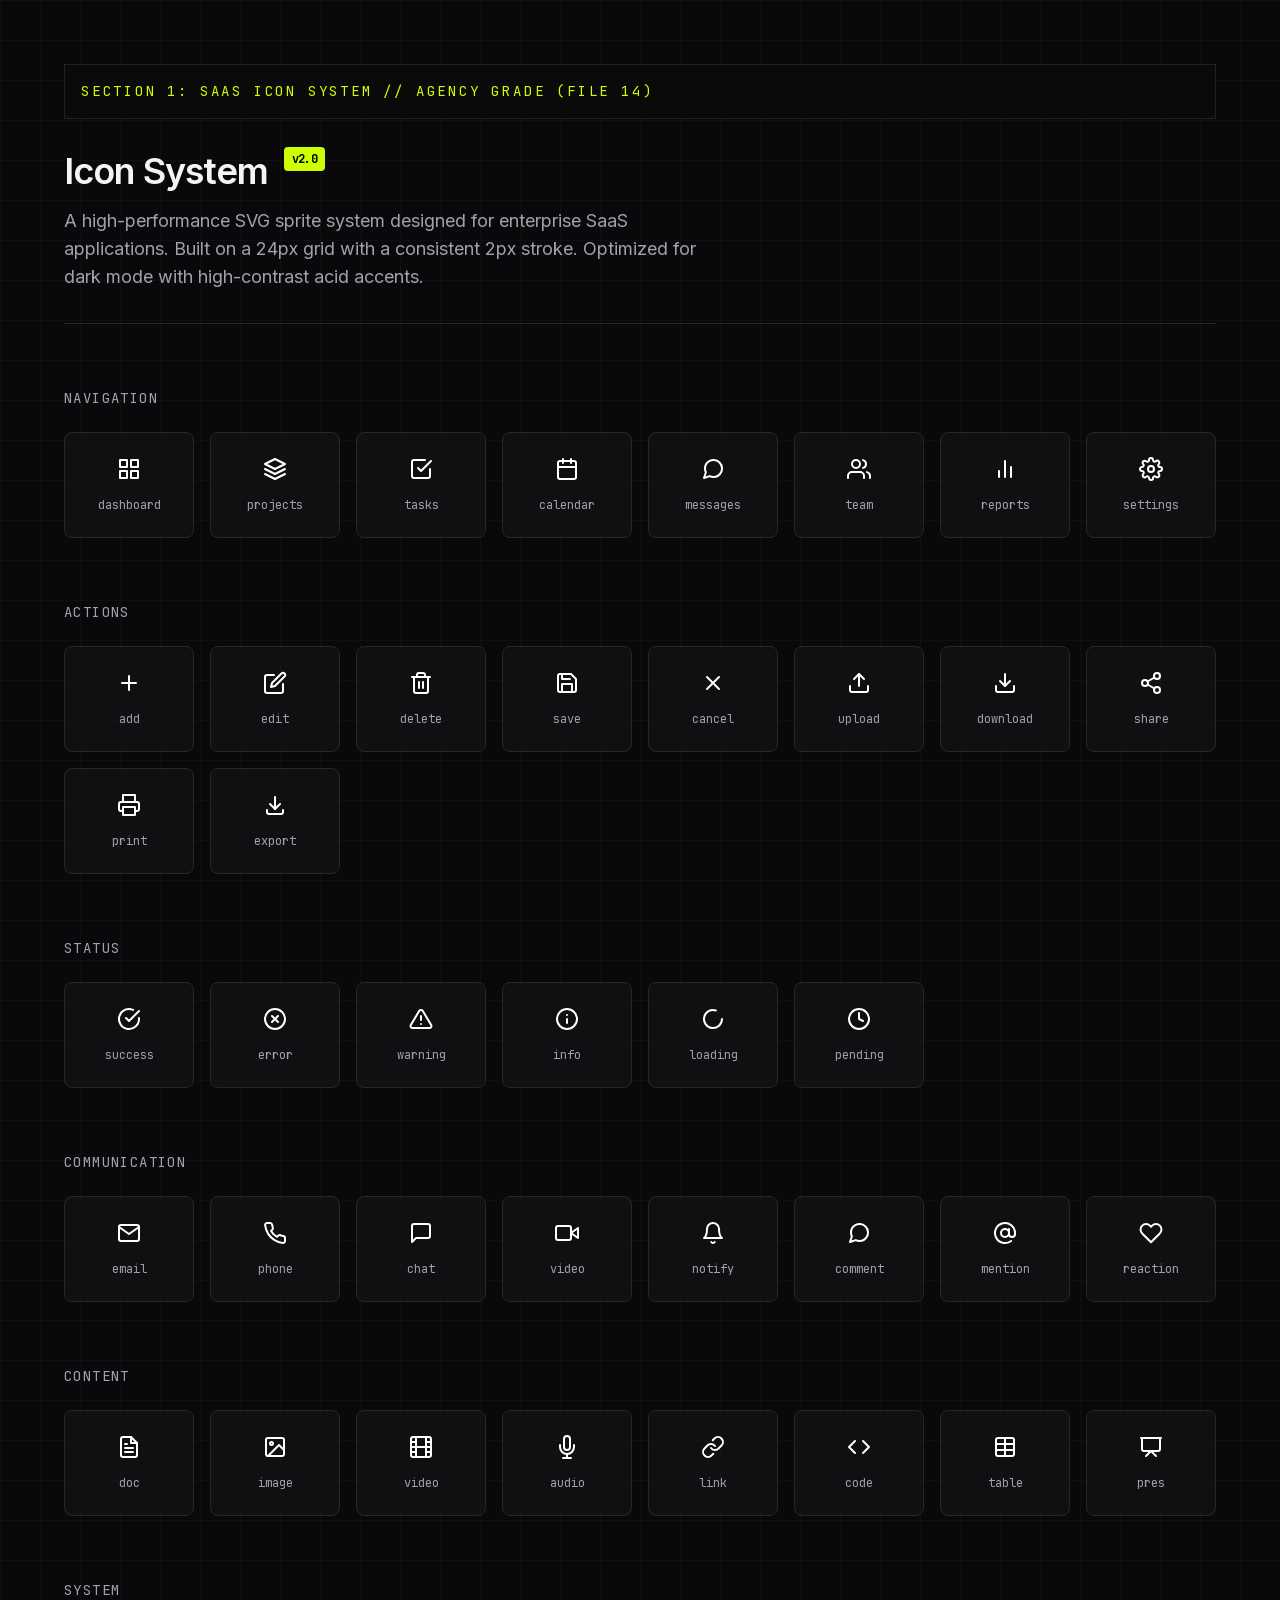
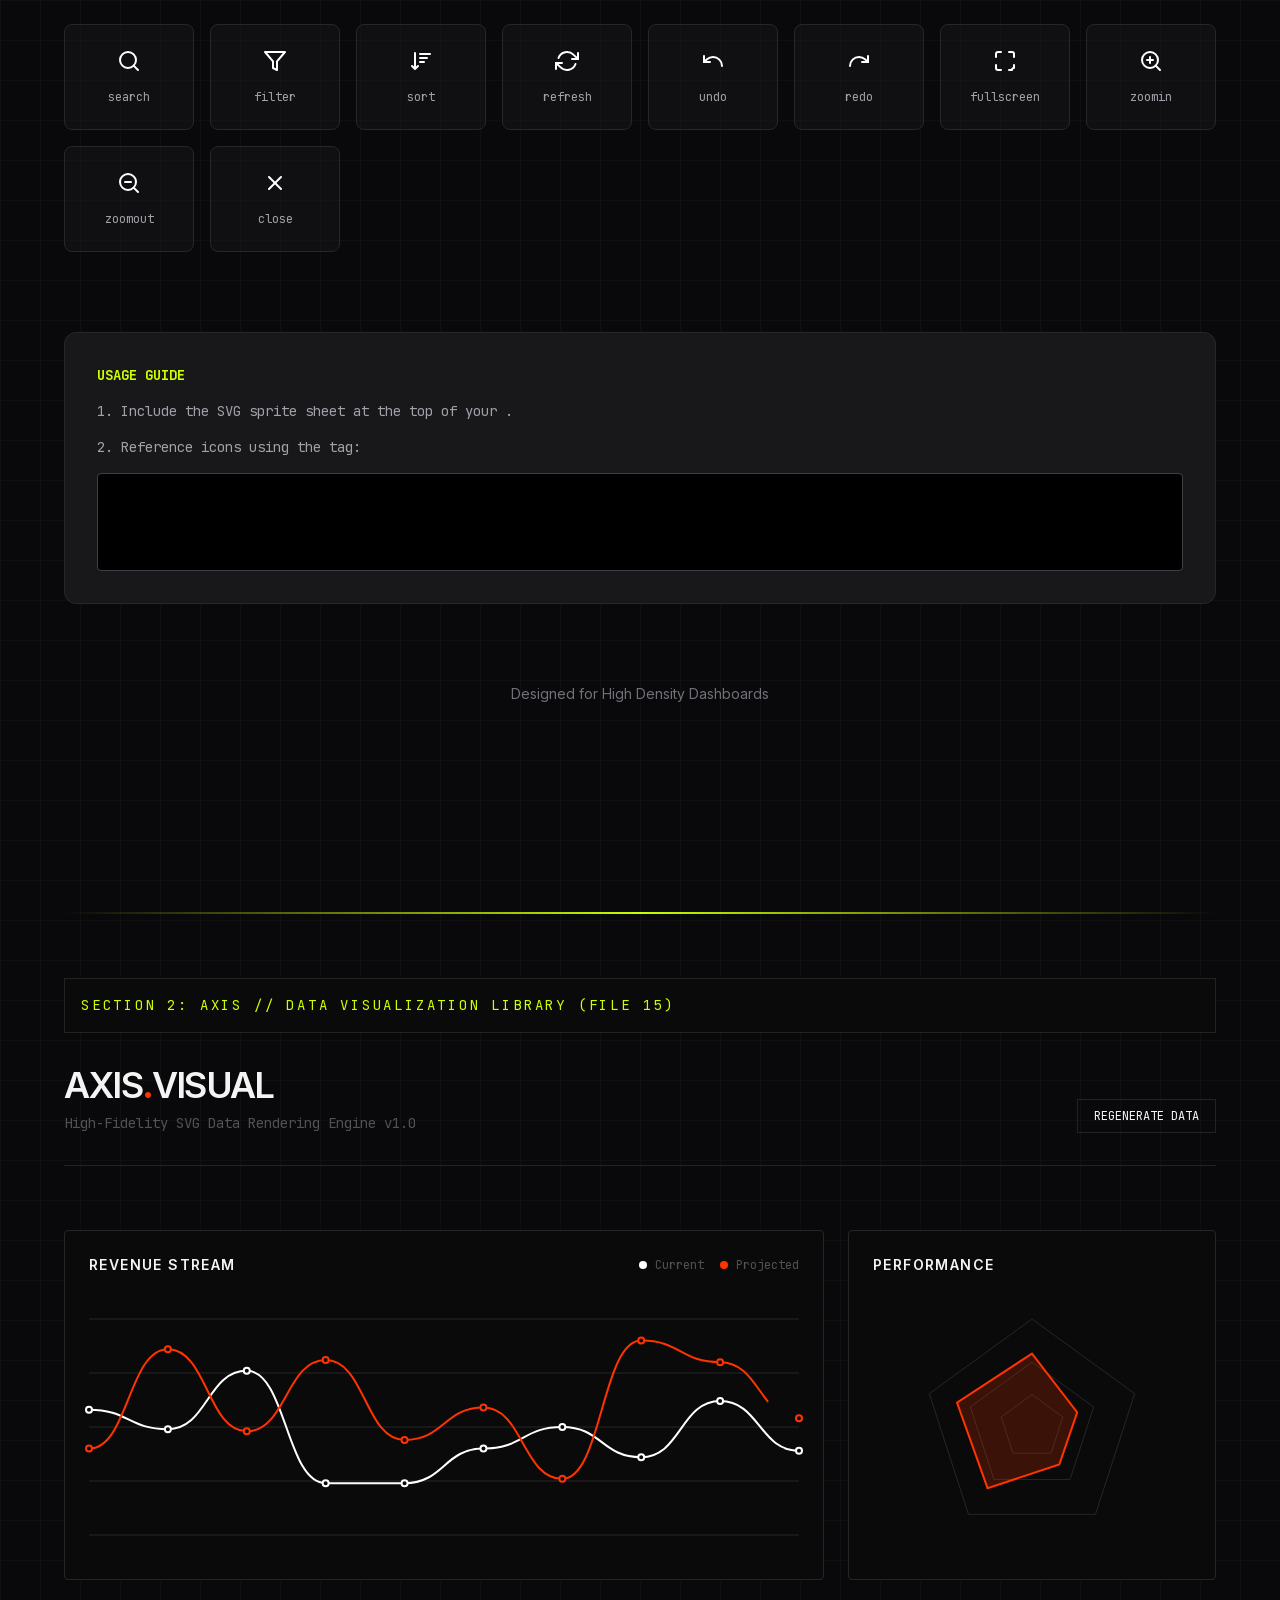
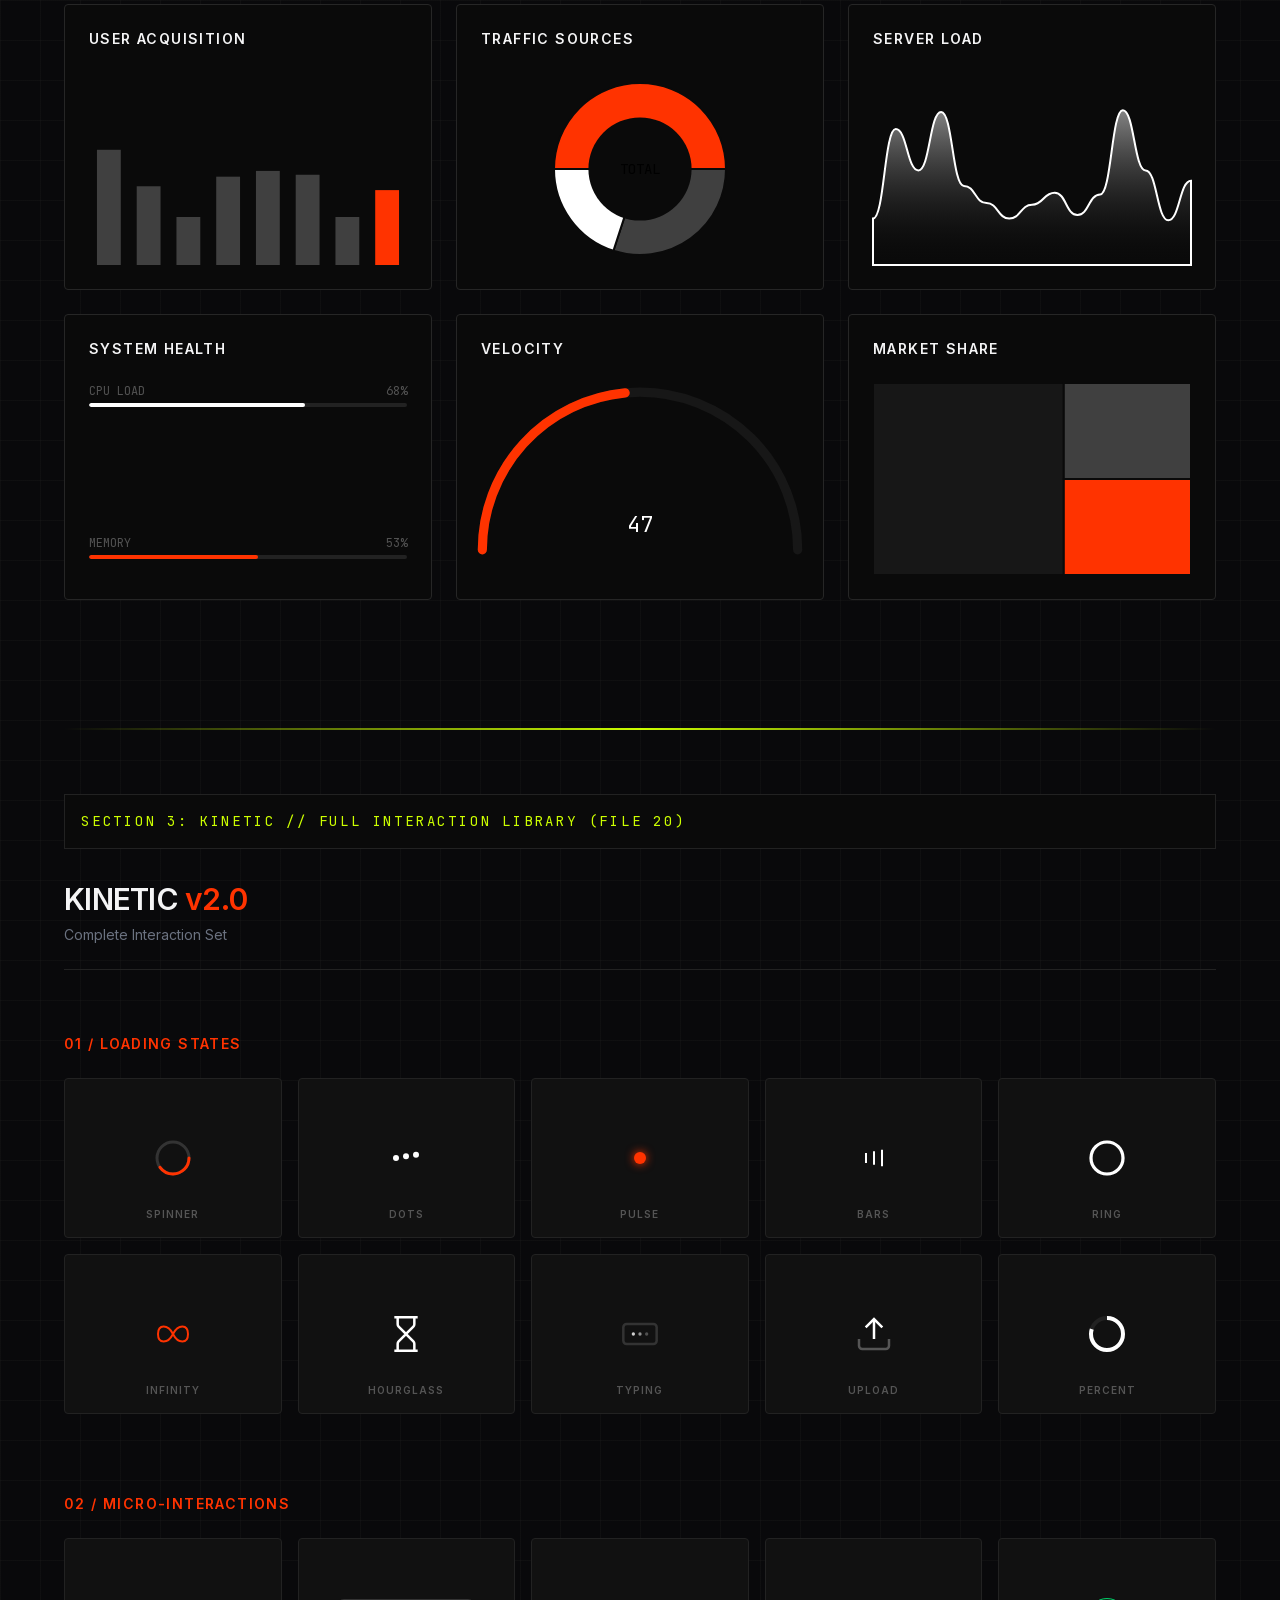
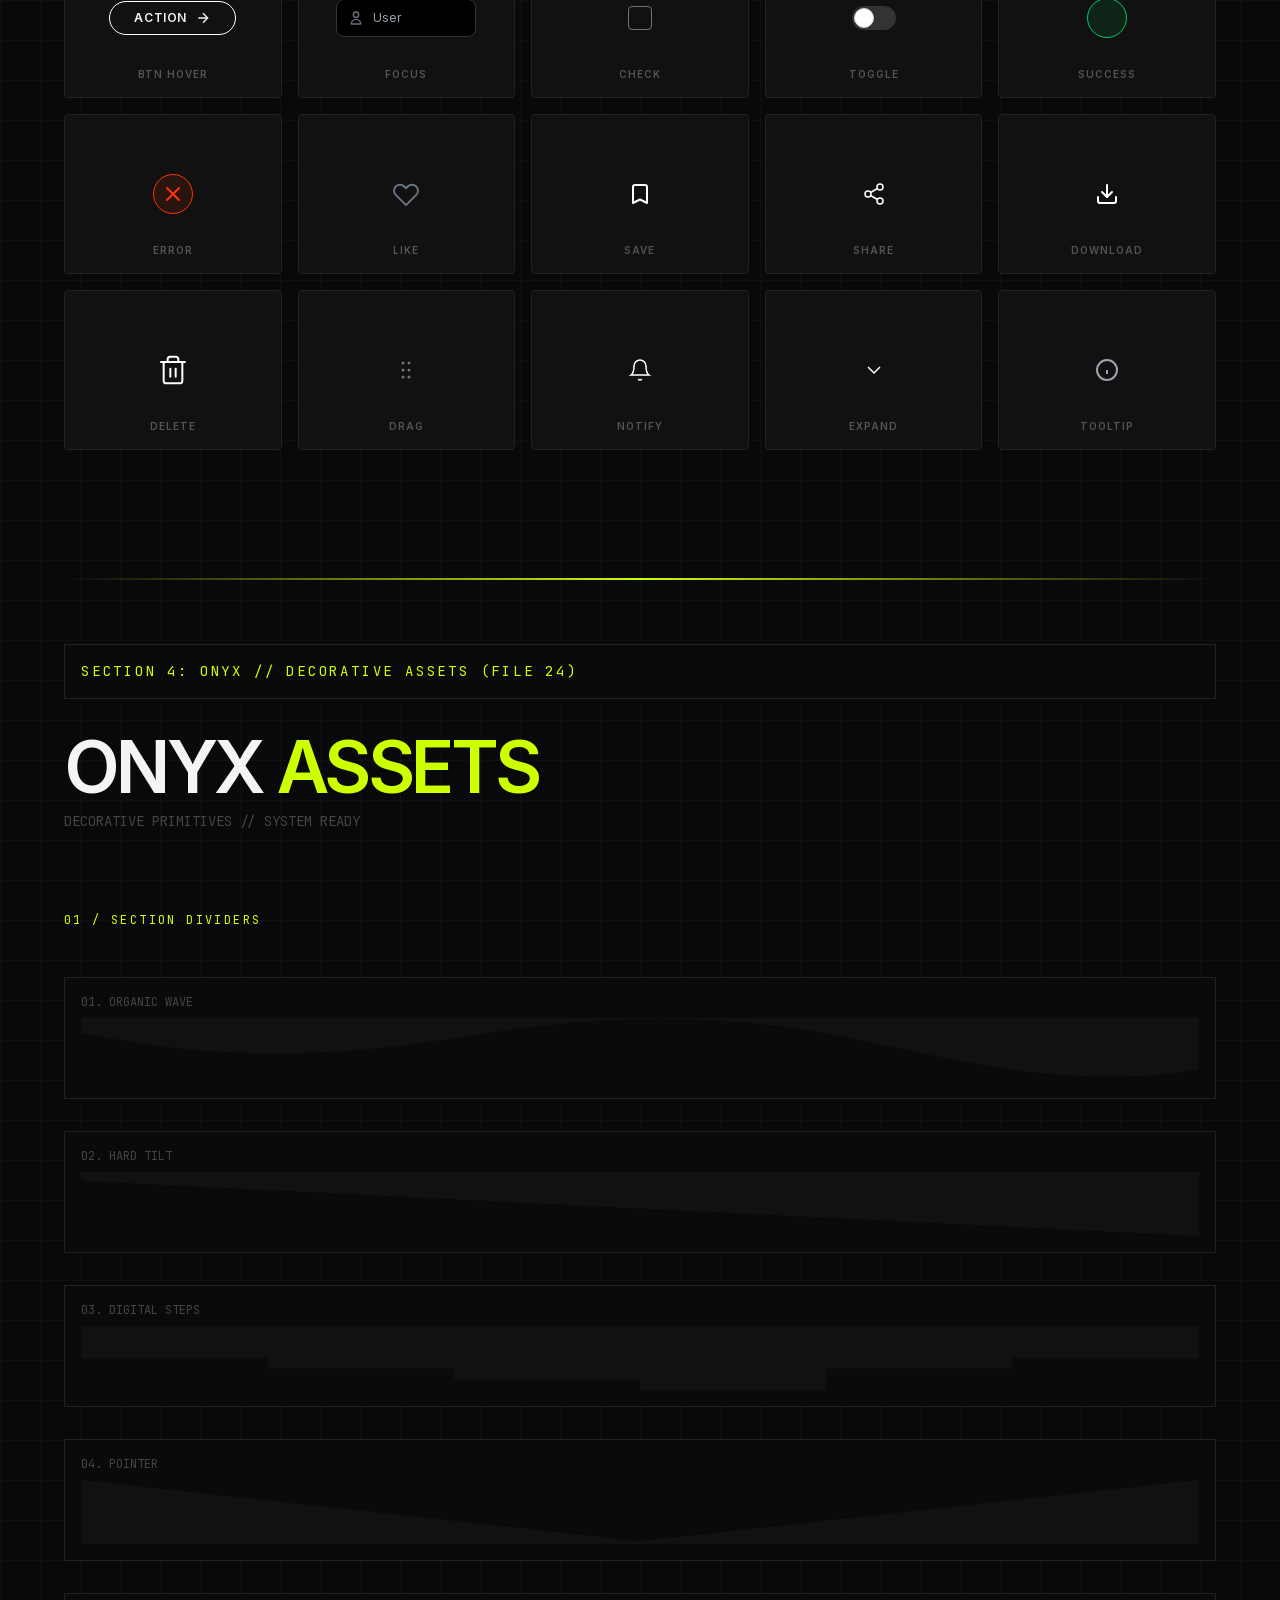
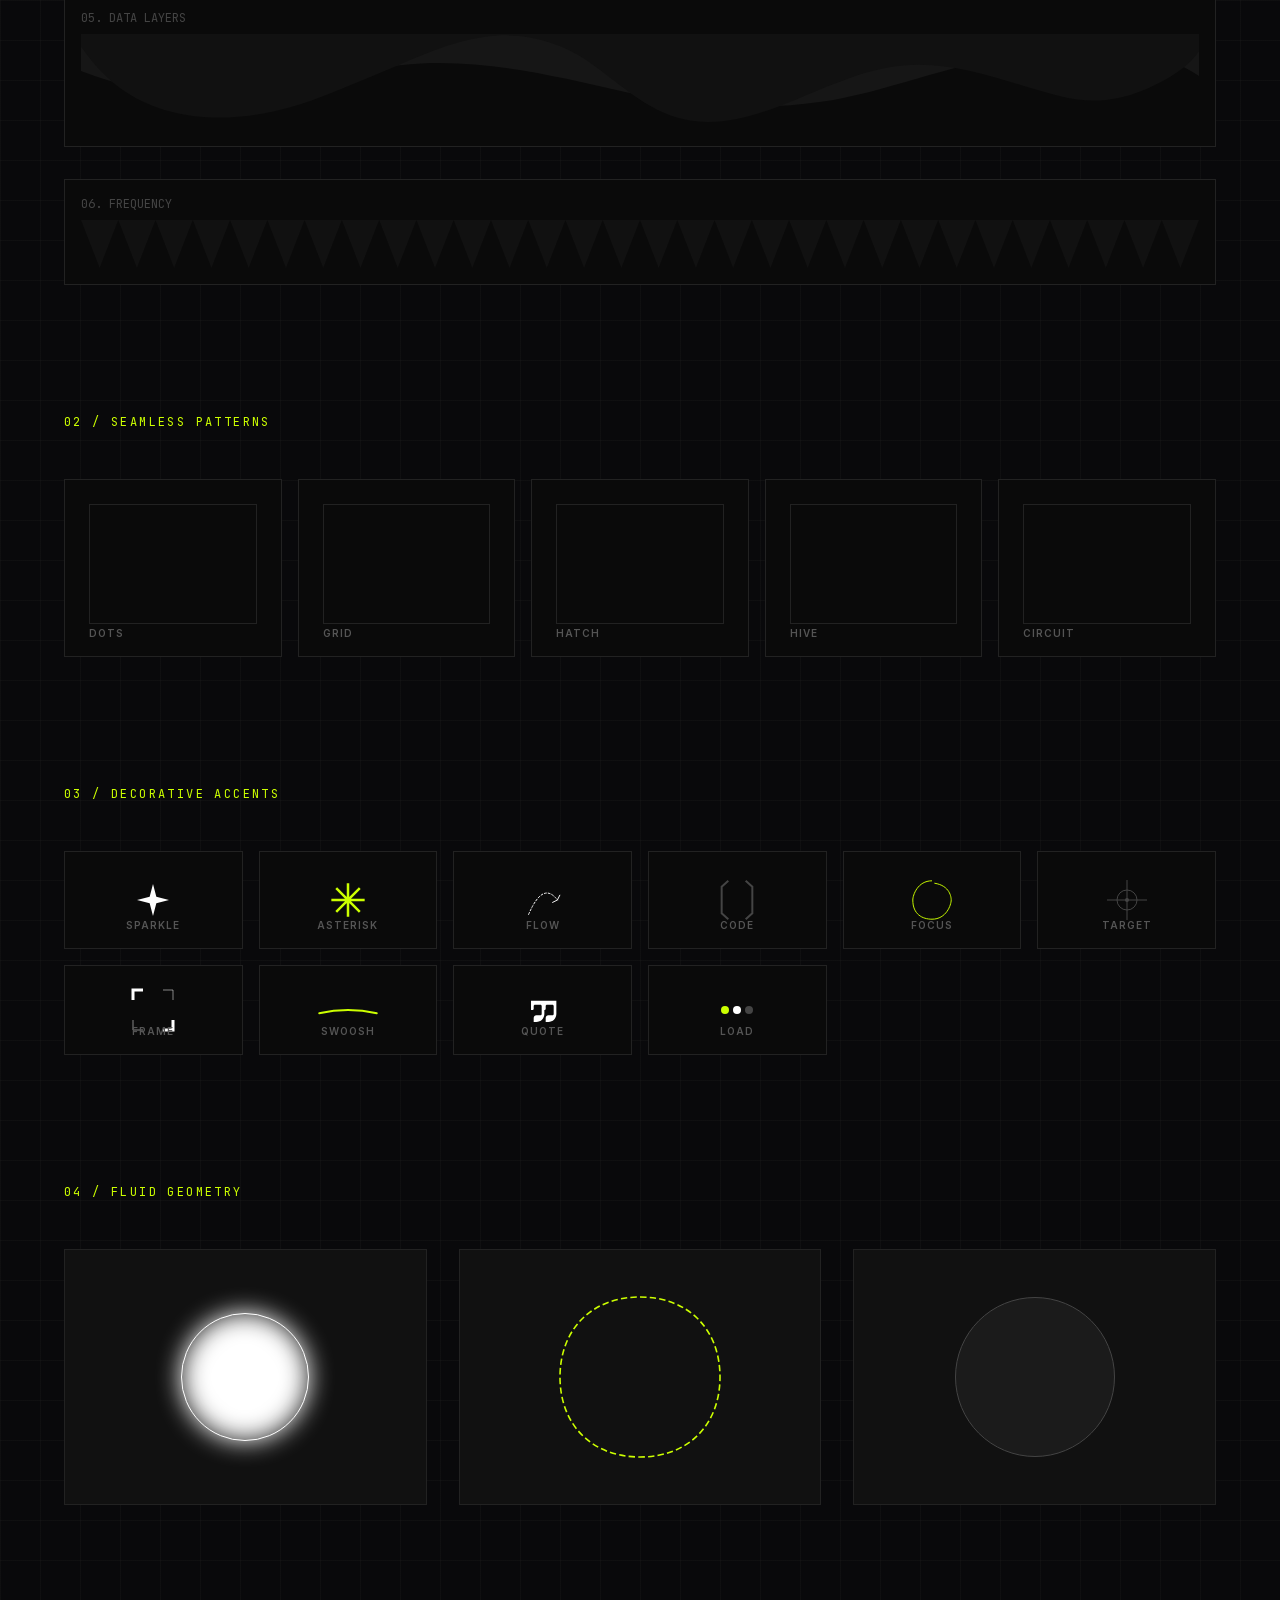
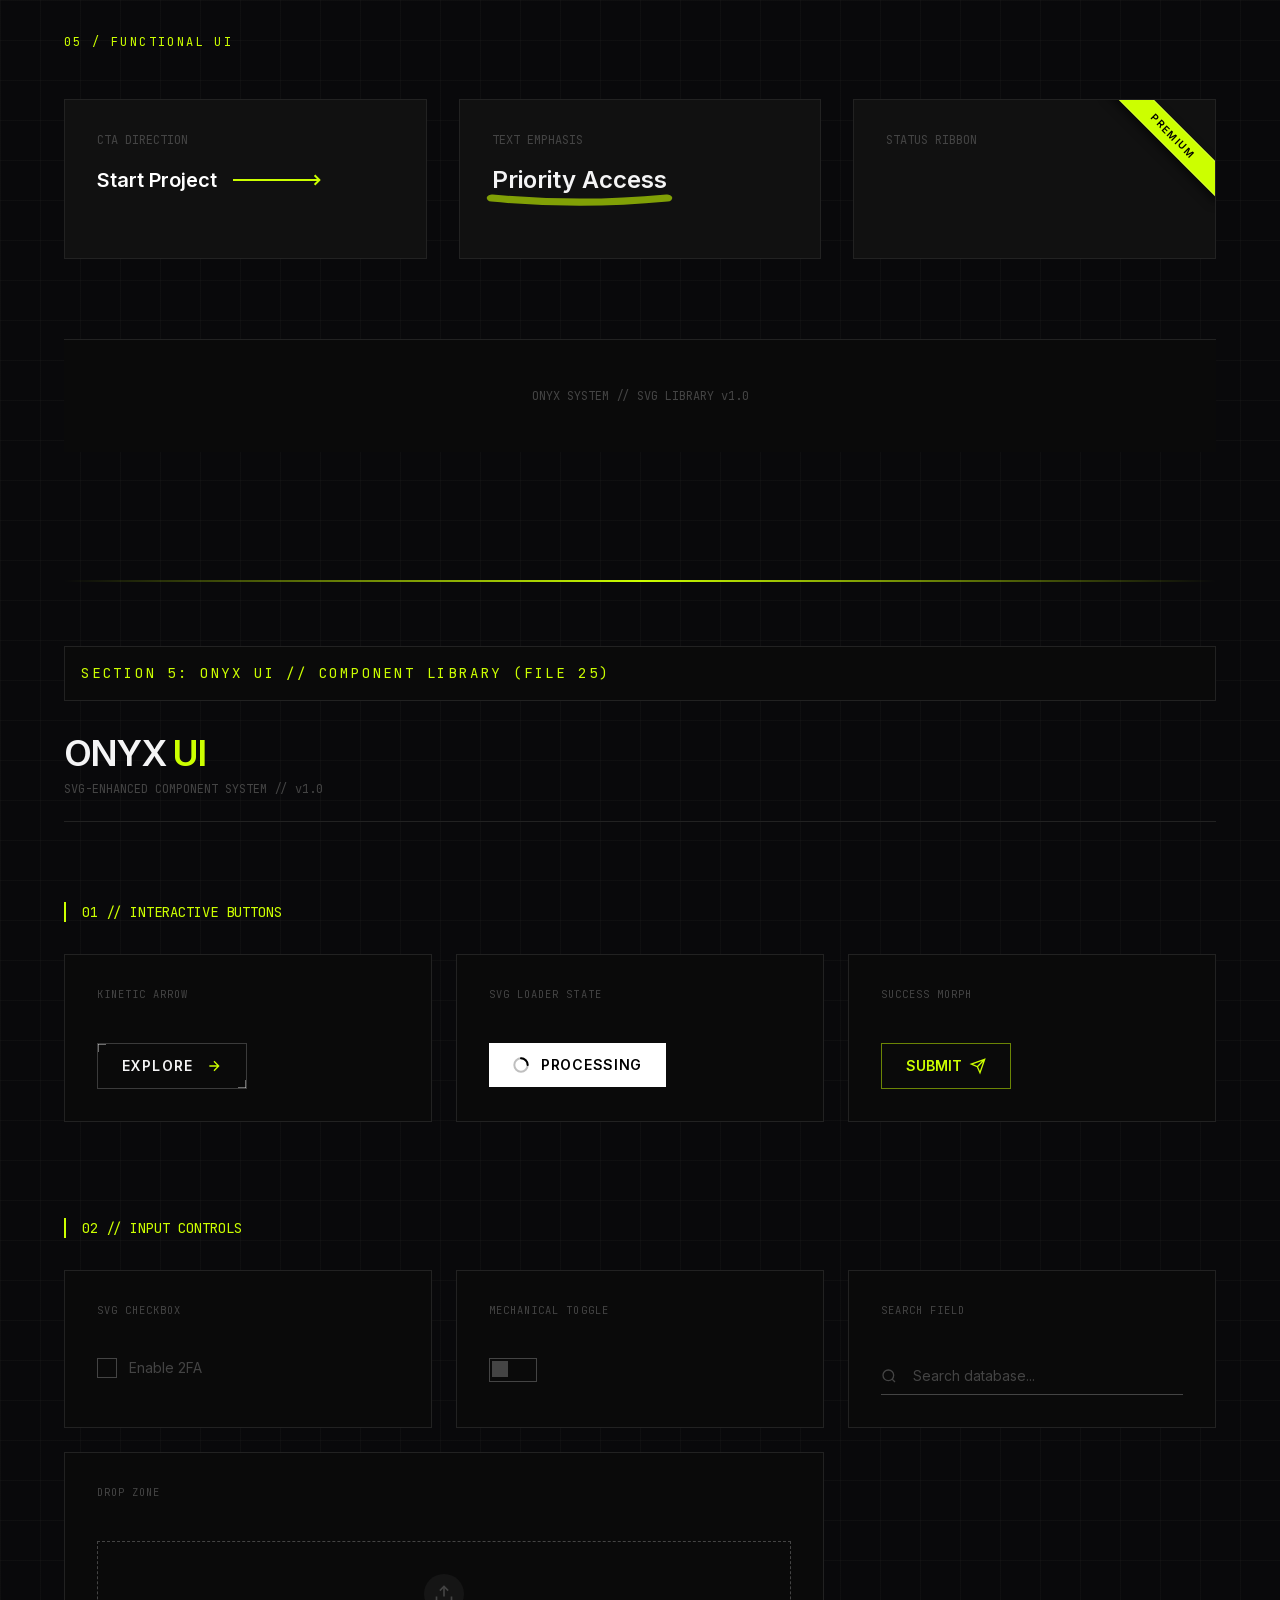
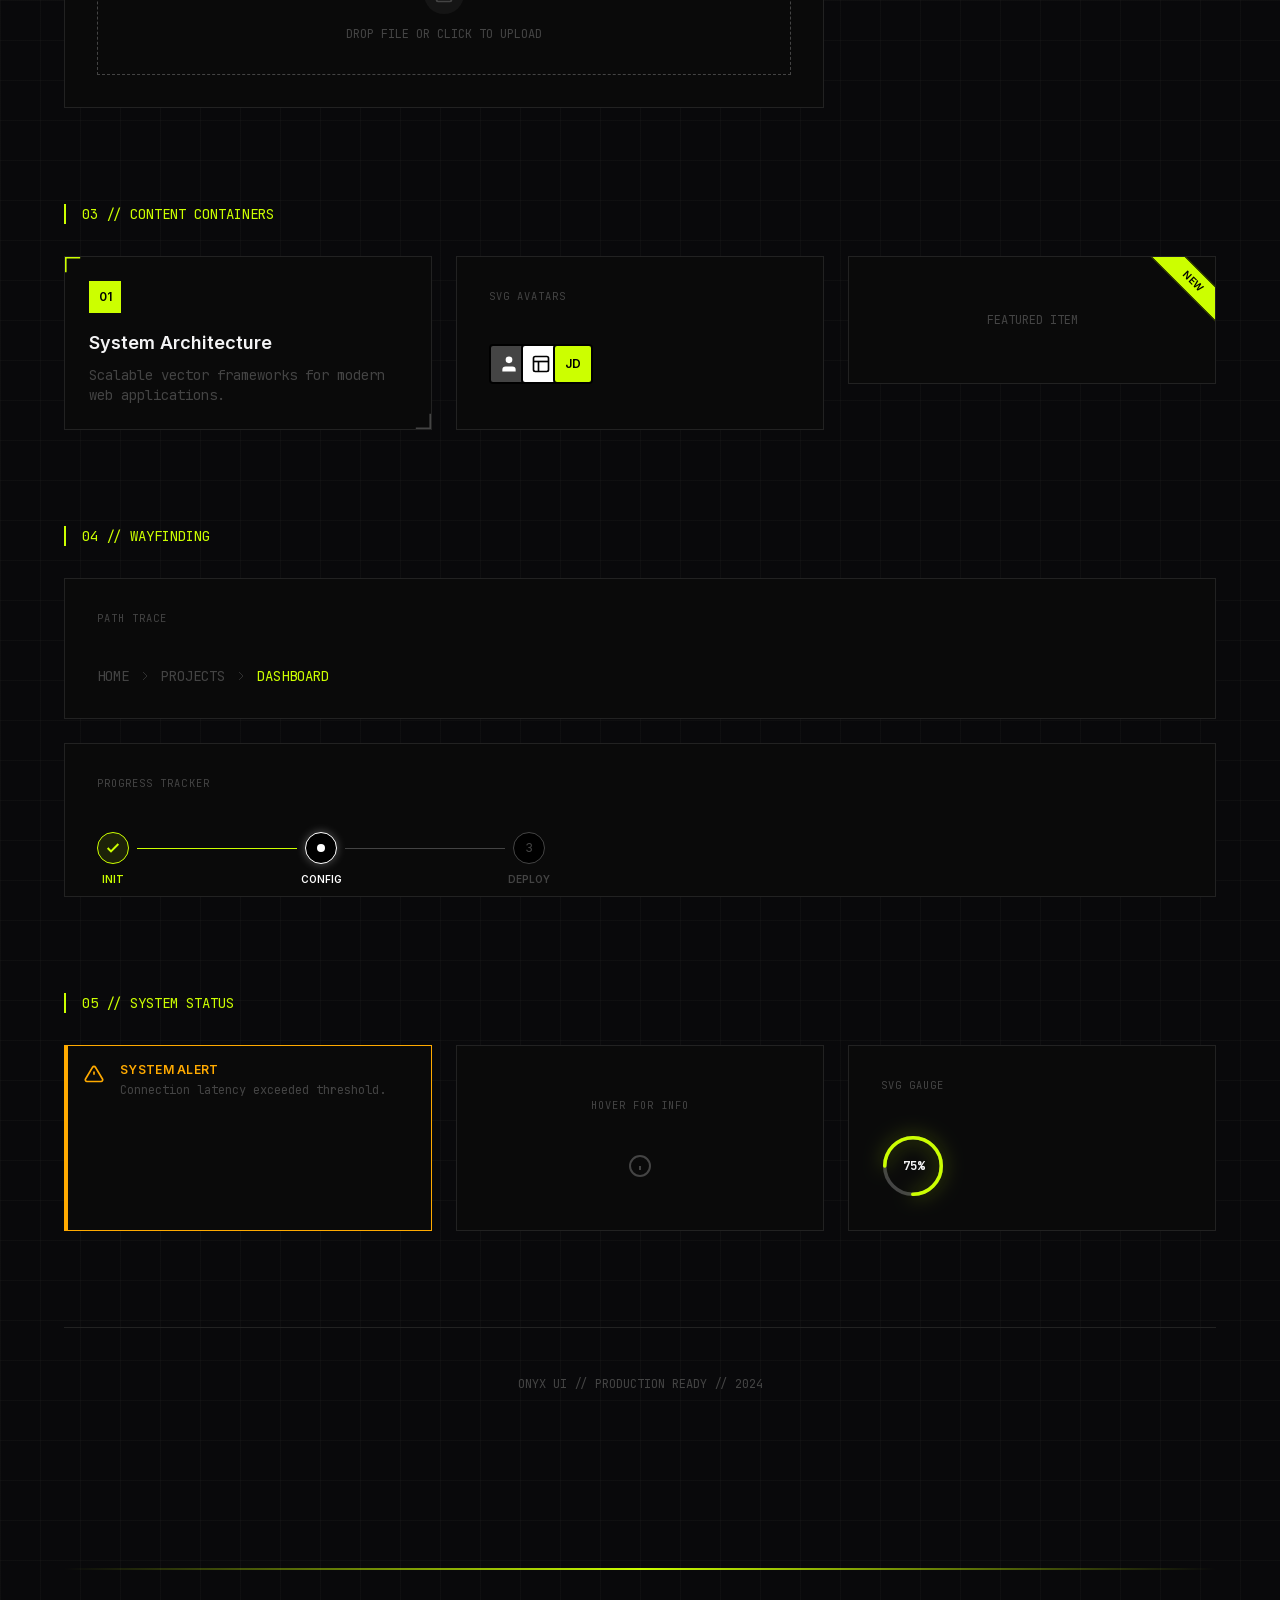
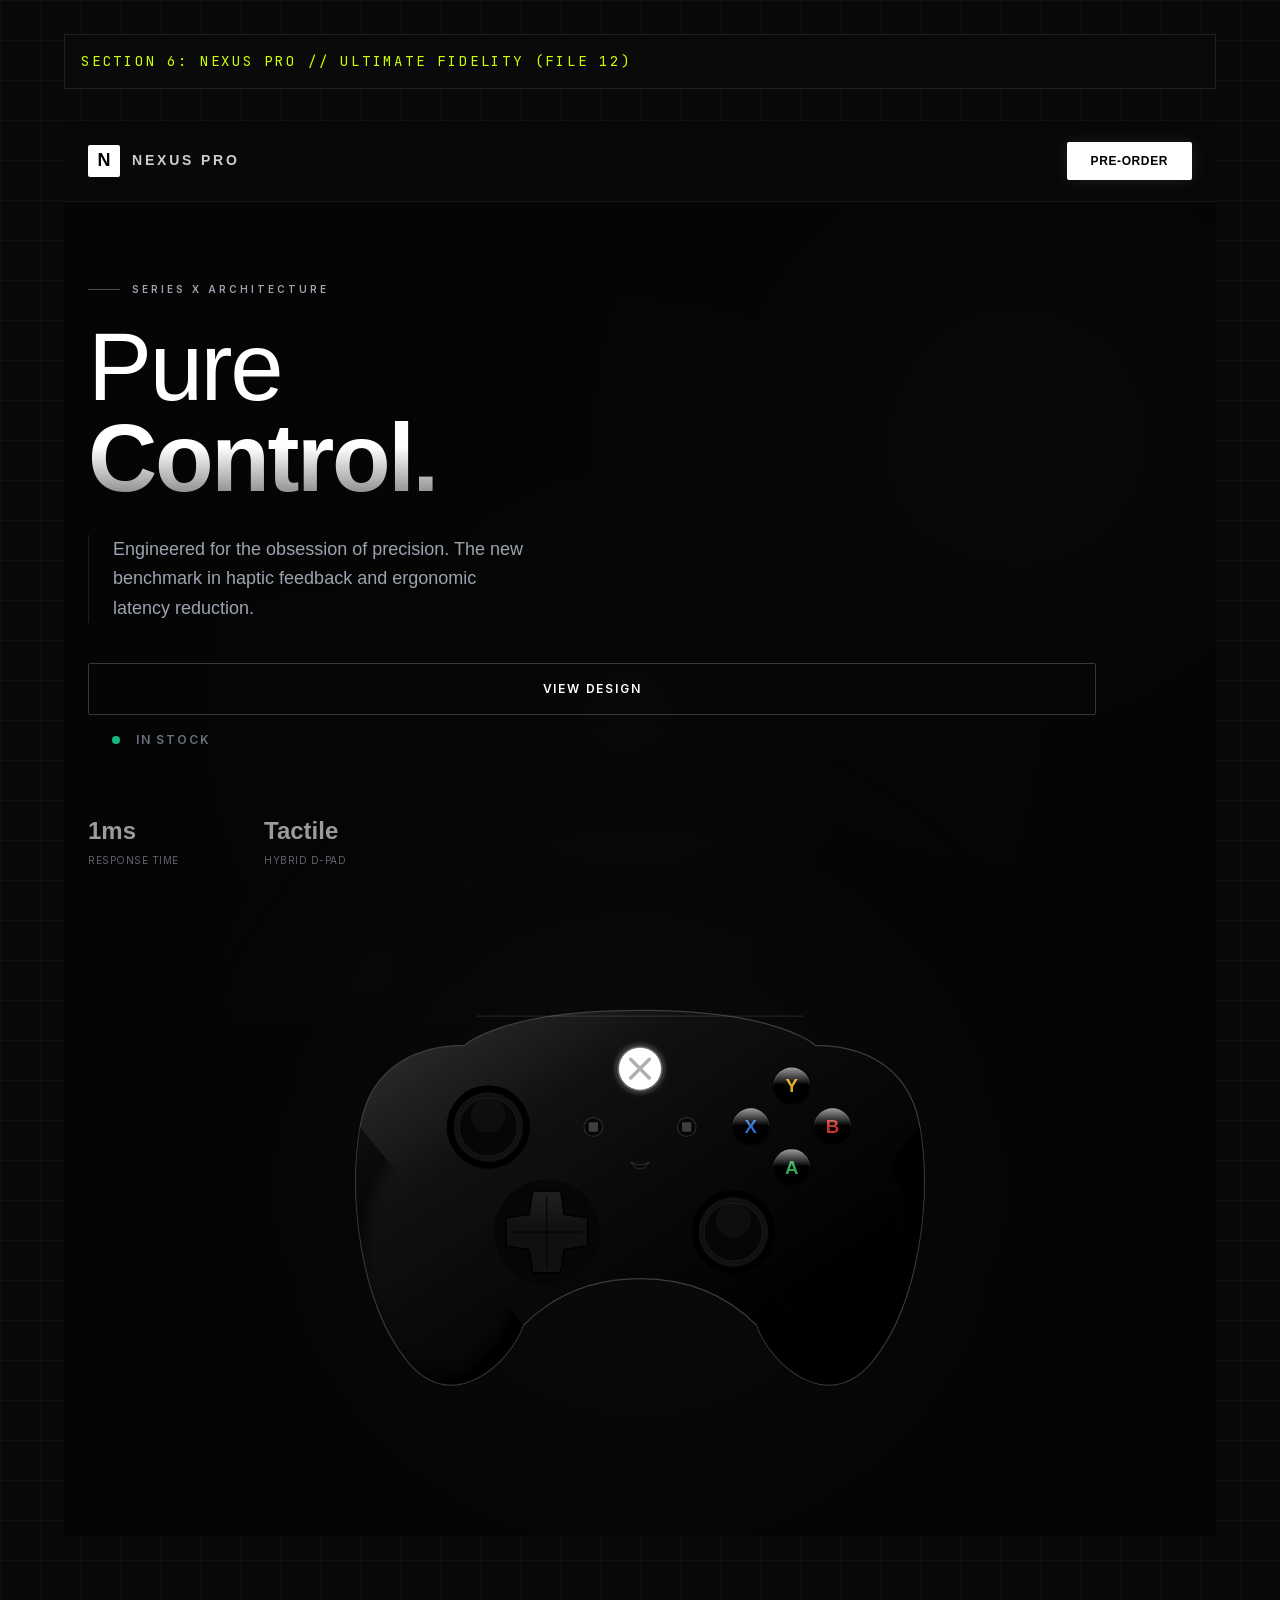
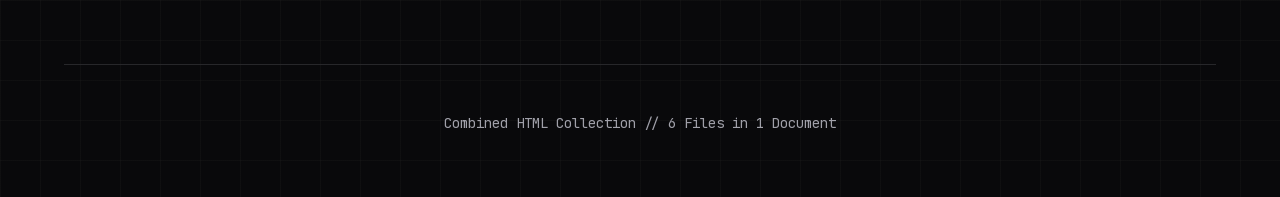
<file: artools/assets/templates/animations-gemini2/index.html>
<html class="dark antialiased" lang="en"><head><meta charset="utf-8"/>
<meta content="width=device-width, initial-scale=1.0" name="viewport"/>
<title>Combined HTML Collection</title>
<script src="assets/resource_3fa48481346f.js"></script>
<link href="https://fonts.googleapis.com" rel="preconnect"/>
<link crossorigin="" href="https://fonts.gstatic.com" rel="preconnect"/>
<link href="assets/css2_604c95cc5779.css" rel="stylesheet"/>
<script>
tailwind.config = {
darkMode: 'class',
theme: {
extend: {
fontFamily: {
sans: ['Inter', 'Space Grotesk', 'sans-serif'],
mono: ['JetBrains Mono', 'monospace'],
},
colors: {
obsidian: '#09090b',
charcoal: '#18181b',
concrete: '#f4f4f5',
acid: '#ccff00',
danger: '#ff453a',
void: '#000000',
surface: '#0a0a0a',
panel: '#111111',
border: '#222222',
accent: '#ff3300',
success: '#00cc66',
error: '#ff3300',
lime: '#ccff00',
dim: '#444444',
muted: '#525252',
text: '#e5e5e5',
warning: '#ffaa00',
},
animation: {
'float': 'float 8s ease-in-out infinite',
'spin-slow': 'spin 1s linear infinite',
'morph': 'morph 8s ease-in-out infinite',
'draw': 'draw 0.4s ease-out forwards',
},
keyframes: {
float: { '0%, 100%': { transform: 'translateY(0)' }, '50%': { transform: 'translateY(-10px)' } },
morph: {
'0%, 100%': { borderRadius: '60% 40% 30% 70% / 60% 30% 70% 40%' },
'50%': { borderRadius: '30% 60% 70% 40% / 50% 60% 30% 60%' },
},
draw: { 'to': { strokeDashoffset: '0' } }
}
}
}
}
</script>
<style>
body {
background-color: #000;
color: #e5e5e5;
}
/* Section Divider */
.section-divider {
width: 100%;
height: 2px;
background: linear-gradient(to right, transparent, #ccff00, transparent);
margin: 4rem 0;
}
.section-header {
font-family: 'JetBrains Mono', monospace;
font-size: 0.875rem;
color: #ccff00;
text-transform: uppercase;
letter-spacing: 0.2em;
margin-bottom: 2rem;
padding: 1rem;
border: 1px solid #222;
background: #0a0a0a;
}
/* Base Icon Styles */
.icon-base {
fill: none;
stroke: currentColor;
stroke-width: 2;
stroke-linecap: round;
stroke-linejoin: round;
transition: all 0.2s cubic-bezier(0.4, 0, 0.2, 1);
}
.icon-card:hover .icon-base {
transform: scale(1.1);
stroke: var(--hover-color, #ccff00);
}
@media (prefers-color-scheme: light) {
.icon-card:hover .icon-base {
stroke: #000000;
}
}
.icon-filled {
fill: currentColor;
stroke: none;
}
.bg-grid {
background-size: 40px 40px;
background-image: linear-gradient(to right, rgba(128, 128, 128, 0.05) 1px, transparent 1px),
linear-gradient(to bottom, rgba(128, 128, 128, 0.05) 1px, transparent 1px);
}
/* Chart Styles */
.chart-card {
background: #0a0a0a;
border: 1px solid #262626;
border-radius: 4px;
padding: 24px;
position: relative;
overflow: hidden;
transition: border-color 0.3s;
}
.chart-card:hover {
border-color: #404040;
}
#tooltip {
position: absolute;
background: rgba(10, 10, 10, 0.9);
backdrop-filter: blur(8px);
border: 1px solid #333;
padding: 8px 12px;
border-radius: 4px;
font-family: 'JetBrains Mono', monospace;
font-size: 12px;
color: white;
pointer-events: none;
opacity: 0;
transition: opacity 0.2s, transform 0.2s;
z-index: 100;
box-shadow: 0 4px 20px rgba(0,0,0,0.5);
}
svg { overflow: visible; }
.grid-line { stroke: #262626; stroke-width: 1; }
.axis-text { fill: #525252; font-family: 'JetBrains Mono'; font-size: 10px; }
.draw-path {
stroke-dasharray: 1000;
stroke-dashoffset: 1000;
animation: dash 1.5s cubic-bezier(0.16, 1, 0.3, 1) forwards;
}
.grow-bar {
transform-origin: bottom;
transform: scaleY(0);
animation: grow 1s cubic-bezier(0.16, 1, 0.3, 1) forwards;
}
.fade-in {
opacity: 0;
animation: fade 1s ease forwards;
}
@keyframes dash { to { stroke-dashoffset: 0; } }
@keyframes grow { to { transform: scaleY(1); } }
@keyframes fade { to { opacity: 1; } }
.noise {
position: fixed;
top: 0; left: 0; width: 100%; height: 100%;
opacity: 0.03;
pointer-events: none;
z-index: 9999;
background: url("filter_3E_3Crect_width__100_25_27f522a784f1.html")'/%3E%3C/svg%3E");
}
/* KINETIC Styles */
:root {
--ease-out: cubic-bezier(0.16, 1, 0.3, 1);
--ease-elastic: cubic-bezier(0.34, 1.56, 0.64, 1);
}
.card {
background: #111;
border: 1px solid #222;
border-radius: 4px;
display: flex;
flex-direction: column;
align-items: center;
justify-content: center;
height: 160px;
position: relative;
transition: border-color 0.3s, background-color 0.3s;
}
.card:hover { border-color: #444; background: #161616; }
.label {
position: absolute;
bottom: 15px;
font-size: 10px;
color: #555;
text-transform: uppercase;
letter-spacing: 1px;
font-weight: 700;
pointer-events: none;
}
@keyframes spin { to { transform: rotate(360deg); } }
@keyframes bounce { 0%, 100% { transform: translateY(0); } 50% { transform: translateY(-5px); } }
@keyframes radar { 0% { transform: scale(0.5); opacity: 1; border-width: 2px; } 100% { transform: scale(2.5); opacity: 0; border-width: 0px; } }
@keyframes ring-dash { 0% { stroke-dasharray: 1, 200; stroke-dashoffset: 0; } 50% { stroke-dasharray: 90, 200; stroke-dashoffset: -35px; } 100% { stroke-dasharray: 90, 200; stroke-dashoffset: -124px; } }
@keyframes dash-draw { 0% { stroke-dashoffset: 100; } 50% { stroke-dashoffset: 0; } 100% { stroke-dashoffset: -100; } }
@keyframes upload-arrow { 0%, 100% { transform: translateY(0); } 50% { transform: translateY(-6px); } }
@keyframes upload-bar { 0%, 100% { opacity: 0.3; } 50% { opacity: 1; } }
@keyframes shake {
10%, 90% { transform: translate3d(-1px, 0, 0); }
20%, 80% { transform: translate3d(2px, 0, 0); }
30%, 50%, 70% { transform: translate3d(-4px, 0, 0); }
40%, 60% { transform: translate3d(4px, 0, 0); }
}
@keyframes pop { 0% { transform: scale(1); } 50% { transform: scale(1.4); } 100% { transform: scale(1); } }
.dl-arrow-group { transition: transform 0.4s var(--ease-out), opacity 0.2s; }
.dl-progress { stroke-dasharray: 60; stroke-dashoffset: 60; transition: stroke-dashoffset 1s linear; }
.dl-check { transform: scale(0); transform-origin: center; transition: transform 0.3s var(--ease-elastic); }
.downloading .dl-arrow-group { transform: translateY(10px); opacity: 0; }
.downloading .dl-progress { stroke-dashoffset: 0; opacity: 1; }
.download-complete .dl-progress { opacity: 0; }
.download-complete .dl-check { transform: scale(1); }
.lid { transform-origin: 12px 5px; transition: transform 0.3s var(--ease-elastic); }
.trash-lines { transition: opacity 0.2s; }
.card:hover .lid { transform: translateY(-3px) rotate(-15deg); }
.card:hover .trash-lines { opacity: 0; }
.tooltip-box {
transform: translateY(10px) scale(0.95);
opacity: 0;
transition: all 0.3s var(--ease-elastic);
pointer-events: none;
}
.card:hover .tooltip-box { transform: translateY(0) scale(1); opacity: 1; }
/* ONYX Styles */
.section-title {
font-family: 'JetBrains Mono', monospace;
font-size: 0.75rem;
color: #ccff00;
text-transform: uppercase;
letter-spacing: 0.2em;
margin-bottom: 2rem;
display: block;
border-b: 1px solid #222;
padding-bottom: 1rem;
}
.grid-box {
background: #0a0a0a;
border: 1px solid #222;
padding: 1.5rem;
position: relative;
overflow: hidden;
transition: border-color 0.3s;
}
.grid-box:hover { border-color: #444; }
.pattern-swatch { width: 100%; height: 120px; border: 1px solid #222; margin-bottom: 0.5rem; }
/* ONYX UI Styles */
.svg-icon { fill: none; stroke: currentColor; stroke-width: 1.5; stroke-linecap: round; stroke-linejoin: round; }
.stroke-draw { stroke-dasharray: 20; stroke-dashoffset: 20; }
.group:hover .stroke-draw { animation: draw 0.4s ease-out forwards; }
input:checked ~ .checkbox-box { background-color: #ccff00; border-color: #ccff00; }
input:checked ~ .checkbox-box svg { transform: scale(1); }
.comp-card {
border: 1px solid #222;
background: #0a0a0a;
padding: 2rem;
display: flex;
flex-direction: column;
gap: 1.5rem;
position: relative;
}
.comp-label {
font-family: 'JetBrains Mono', monospace;
font-size: 0.65rem;
color: #444;
text-transform: uppercase;
letter-spacing: 0.1em;
margin-bottom: 1rem;
display: block;
}
</style></head>
<body class="bg-void dark:bg-obsidian text-zinc-900 dark:text-zinc-100 min-h-screen p-8 md:p-16 bg-grid transition-colors duration-300">
<div class="noise"></div>
<div id="tooltip"></div>
<!-- ========================================================================
         SECTION 1: SaaS Icon System // Agency Grade (File 14)
    ======================================================================== -->
<section class="max-w-7xl mx-auto mb-32" id="section-14">
<div class="section-header">SECTION 1: SaaS Icon System // Agency Grade (File 14)</div>
<!-- SVG SPRITE SHEET (Hidden) -->
<svg style="display: none;">
<defs>
<!-- NAVIGATION -->
<symbol id="nav-dashboard" viewbox="0 0 24 24"><rect height="7" width="7" x="3" y="3"></rect><rect height="7" width="7" x="14" y="3"></rect><rect height="7" width="7" x="14" y="14"></rect><rect height="7" width="7" x="3" y="14"></rect></symbol>
<symbol id="nav-projects" viewbox="0 0 24 24"><path d="M12 2L2 7l10 5 10-5-10-5zM2 17l10 5 10-5M2 12l10 5 10-5"></path></symbol>
<symbol id="nav-tasks" viewbox="0 0 24 24"><path d="M9 11l3 3L22 4"></path><path d="M21 12v7a2 2 0 0 1-2 2H5a2 2 0 0 1-2-2V5a2 2 0 0 1 2-2h11"></path></symbol>
<symbol id="nav-calendar" viewbox="0 0 24 24"><rect height="18" rx="2" ry="2" width="18" x="3" y="4"></rect><line x1="16" x2="16" y1="2" y2="6"></line><line x1="8" x2="8" y1="2" y2="6"></line><line x1="3" x2="21" y1="10" y2="10"></line></symbol>
<symbol id="nav-messages" viewbox="0 0 24 24"><path d="M21 11.5a8.38 8.38 0 0 1-.9 3.8 8.5 8.5 0 0 1-7.6 4.7 8.38 8.38 0 0 1-3.8-.9L3 21l1.9-5.7a8.38 8.38 0 0 1-.9-3.8 8.5 8.5 0 0 1 4.7-7.6 8.38 8.38 0 0 1 3.8-.9h.5a8.48 8.48 0 0 1 8 8v.5z"></path></symbol>
<symbol id="nav-team" viewbox="0 0 24 24"><path d="M17 21v-2a4 4 0 0 0-4-4H5a4 4 0 0 0-4 4v2"></path><circle cx="9" cy="7" r="4"></circle><path d="M23 21v-2a4 4 0 0 0-3-3.87"></path><path d="M16 3.13a4 4 0 0 1 0 7.75"></path></symbol>
<symbol id="nav-reports" viewbox="0 0 24 24"><line x1="18" x2="18" y1="20" y2="10"></line><line x1="12" x2="12" y1="20" y2="4"></line><line x1="6" x2="6" y1="20" y2="14"></line></symbol>
<symbol id="nav-settings" viewbox="0 0 24 24"><circle cx="12" cy="12" r="3"></circle><path d="M19.4 15a1.65 1.65 0 0 0 .33 1.82l.06.06a2 2 0 0 1 0 2.83 2 2 0 0 1-2.83 0l-.06-.06a1.65 1.65 0 0 0-1.82-.33 1.65 1.65 0 0 0-1 1.51V21a2 2 0 0 1-2 2 2 2 0 0 1-2-2v-.09A1.65 1.65 0 0 0 9 19.4a1.65 1.65 0 0 0-1.82.33l-.06.06a2 2 0 0 1-2.83 0 2 2 0 0 1 0-2.83l.06-.06a1.65 1.65 0 0 0 .33-1.82 1.65 1.65 0 0 0-1.51-1H3a2 2 0 0 1-2-2 2 2 0 0 1 2-2h.09A1.65 1.65 0 0 0 4.6 9a1.65 1.65 0 0 0-.33-1.82l-.06-.06a2 2 0 0 1 0-2.83 2 2 0 0 1 2.83 0l.06.06a1.65 1.65 0 0 0 1.82.33H9a1.65 1.65 0 0 0 1-1.51V3a2 2 0 0 1 2-2 2 2 0 0 1 2 2v.09a1.65 1.65 0 0 0 1 1.51 1.65 1.65 0 0 0 1.82-.33l.06-.06a2 2 0 0 1 2.83 0 2 2 0 0 1 0 2.83l-.06.06a1.65 1.65 0 0 0-.33 1.82V9a1.65 1.65 0 0 0 1.51 1H21a2 2 0 0 1 2 2 2 2 0 0 1-2 2h-.09a1.65 1.65 0 0 0-1.51 1z"></path></symbol>
<!-- ACTIONS -->
<symbol id="act-add" viewbox="0 0 24 24"><line x1="12" x2="12" y1="5" y2="19"></line><line x1="5" x2="19" y1="12" y2="12"></line></symbol>
<symbol id="act-edit" viewbox="0 0 24 24"><path d="M11 4H4a2 2 0 0 0-2 2v14a2 2 0 0 0 2 2h14a2 2 0 0 0 2-2v-7"></path><path d="M18.5 2.5a2.121 2.121 0 0 1 3 3L12 15l-4 1 1-4 9.5-9.5z"></path></symbol>
<symbol id="act-delete" viewbox="0 0 24 24"><polyline points="3 6 5 6 21 6"></polyline><path d="M19 6v14a2 2 0 0 1-2 2H7a2 2 0 0 1-2-2V6m3 0V4a2 2 0 0 1 2-2h4a2 2 0 0 1 2 2v2"></path><line x1="10" x2="10" y1="11" y2="17"></line><line x1="14" x2="14" y1="11" y2="17"></line></symbol>
<symbol id="act-save" viewbox="0 0 24 24"><path d="M19 21H5a2 2 0 0 1-2-2V5a2 2 0 0 1 2-2h11l5 5v11a2 2 0 0 1-2 2z"></path><polyline points="17 21 17 13 7 13 7 21"></polyline><polyline points="7 3 7 8 15 8"></polyline></symbol>
<symbol id="act-cancel" viewbox="0 0 24 24"><line x1="18" x2="6" y1="6" y2="18"></line><line x1="6" x2="18" y1="6" y2="18"></line></symbol>
<symbol id="act-upload" viewbox="0 0 24 24"><path d="M21 15v4a2 2 0 0 1-2 2H5a2 2 0 0 1-2-2v-4"></path><polyline points="17 8 12 3 7 8"></polyline><line x1="12" x2="12" y1="3" y2="15"></line></symbol>
<symbol id="act-download" viewbox="0 0 24 24"><path d="M21 15v4a2 2 0 0 1-2 2H5a2 2 0 0 1-2-2v-4"></path><polyline points="7 10 12 15 17 10"></polyline><line x1="12" x2="12" y1="15" y2="3"></line></symbol>
<symbol id="act-share" viewbox="0 0 24 24"><circle cx="18" cy="5" r="3"></circle><circle cx="6" cy="12" r="3"></circle><circle cx="18" cy="19" r="3"></circle><line x1="8.59" x2="15.42" y1="13.51" y2="17.49"></line><line x1="15.41" x2="8.59" y1="6.51" y2="10.49"></line></symbol>
<symbol id="act-print" viewbox="0 0 24 24"><polyline points="6 9 6 2 18 2 18 9"></polyline><path d="M6 18H4a2 2 0 0 1-2-2v-5a2 2 0 0 1 2-2h16a2 2 0 0 1 2 2v5a2 2 0 0 1-2 2h-2"></path><rect height="8" width="12" x="6" y="14"></rect></symbol>
<symbol id="act-export" viewbox="0 0 24 24"><path d="M4 17v2a2 2 0 0 0 2 2h12a2 2 0 0 0 2-2v-2"></path><polyline points="7 11 12 16 17 11"></polyline><line x1="12" x2="12" y1="16" y2="4"></line></symbol>
<!-- STATUS -->
<symbol id="stat-success" viewbox="0 0 24 24"><path d="M22 11.08V12a10 10 0 1 1-5.93-9.14"></path><polyline points="22 4 12 14.01 9 11.01"></polyline></symbol>
<symbol id="stat-error" viewbox="0 0 24 24"><circle cx="12" cy="12" r="10"></circle><line x1="15" x2="9" y1="9" y2="15"></line><line x1="9" x2="15" y1="9" y2="15"></line></symbol>
<symbol id="stat-warning" viewbox="0 0 24 24"><path d="M10.29 3.86L1.82 18a2 2 0 0 0 1.71 3h16.94a2 2 0 0 0 1.71-3L13.71 3.86a2 2 0 0 0-3.42 0z"></path><line x1="12" x2="12" y1="9" y2="13"></line><line x1="12" x2="12.01" y1="17" y2="17"></line></symbol>
<symbol id="stat-info" viewbox="0 0 24 24"><circle cx="12" cy="12" r="10"></circle><line x1="12" x2="12" y1="16" y2="12"></line><line x1="12" x2="12.01" y1="8" y2="8"></line></symbol>
<symbol id="stat-loading" viewbox="0 0 24 24"><path d="M21 12a9 9 0 1 1-6.219-8.56"></path></symbol>
<symbol id="stat-pending" viewbox="0 0 24 24"><circle cx="12" cy="12" r="10"></circle><polyline points="12 6 12 12 16 14"></polyline></symbol>
<!-- COMMUNICATION -->
<symbol id="comm-email" viewbox="0 0 24 24"><path d="M4 4h16c1.1 0 2 .9 2 2v12c0 1.1-.9 2-2 2H4c-1.1 0-2-.9-2-2V6c0-1.1.9-2 2-2z"></path><polyline points="22,6 12,13 2,6"></polyline></symbol>
<symbol id="comm-phone" viewbox="0 0 24 24"><path d="M22 16.92v3a2 2 0 0 1-2.18 2 19.79 19.79 0 0 1-8.63-3.07 19.5 19.5 0 0 1-6-6 19.79 19.79 0 0 1-3.07-8.67A2 2 0 0 1 4.11 2h3a2 2 0 0 1 2 1.72 12.84 12.84 0 0 0 .7 2.81 2 2 0 0 1-.45 2.11L8.09 9.91a16 16 0 0 0 6 6l1.27-1.27a2 2 0 0 1 2.11-.45 12.84 12.84 0 0 0 2.81.7A2 2 0 0 1 22 16.92z"></path></symbol>
<symbol id="comm-chat" viewbox="0 0 24 24"><path d="M21 15a2 2 0 0 1-2 2H7l-4 4V5a2 2 0 0 1 2-2h14a2 2 0 0 1 2 2z"></path></symbol>
<symbol id="comm-video" viewbox="0 0 24 24"><polygon points="23 7 16 12 23 17 23 7"></polygon><rect height="14" rx="2" ry="2" width="15" x="1" y="5"></rect></symbol>
<symbol id="comm-notify" viewbox="0 0 24 24"><path d="M18 8A6 6 0 0 0 6 8c0 7-3 9-3 9h18s-3-2-3-9"></path><path d="M13.73 21a2 2 0 0 1-3.46 0"></path></symbol>
<symbol id="comm-comment" viewbox="0 0 24 24"><path d="M21 11.5a8.38 8.38 0 0 1-.9 3.8 8.5 8.5 0 0 1-7.6 4.7 8.38 8.38 0 0 1-3.8-.9L3 21l1.9-5.7a8.38 8.38 0 0 1-.9-3.8 8.5 8.5 0 0 1 4.7-7.6 8.38 8.38 0 0 1 3.8-.9h.5a8.48 8.48 0 0 1 8 8v.5z"></path></symbol>
<symbol id="comm-mention" viewbox="0 0 24 24"><circle cx="12" cy="12" r="4"></circle><path d="M16 8v5a3 3 0 0 0 6 0v-1a10 10 0 1 0-3.92 7.94"></path></symbol>
<symbol id="comm-reaction" viewbox="0 0 24 24"><path d="M20.84 4.61a5.5 5.5 0 0 0-7.78 0L12 5.67l-1.06-1.06a5.5 5.5 0 0 0-7.78 7.78l1.06 1.06L12 21.23l7.78-7.78 1.06-1.06a5.5 5.5 0 0 0 0-7.78z"></path></symbol>
<!-- CONTENT -->
<symbol id="cont-doc" viewbox="0 0 24 24"><path d="M14 2H6a2 2 0 0 0-2 2v16a2 2 0 0 0 2 2h12a2 2 0 0 0 2-2V8z"></path><polyline points="14 2 14 8 20 8"></polyline><line x1="16" x2="8" y1="13" y2="13"></line><line x1="16" x2="8" y1="17" y2="17"></line><polyline points="10 9 9 9 8 9"></polyline></symbol>
<symbol id="cont-image" viewbox="0 0 24 24"><rect height="18" rx="2" ry="2" width="18" x="3" y="3"></rect><circle cx="8.5" cy="8.5" r="1.5"></circle><polyline points="21 15 16 10 5 21"></polyline></symbol>
<symbol id="cont-video" viewbox="0 0 24 24"><rect height="20" rx="2.18" ry="2.18" width="20" x="2" y="2"></rect><line x1="7" x2="7" y1="2" y2="22"></line><line x1="17" x2="17" y1="2" y2="22"></line><line x1="2" x2="22" y1="12" y2="12"></line><line x1="2" x2="7" y1="7" y2="7"></line><line x1="2" x2="7" y1="17" y2="17"></line><line x1="17" x2="22" y1="17" y2="17"></line><line x1="17" x2="22" y1="7" y2="7"></line></symbol>
<symbol id="cont-audio" viewbox="0 0 24 24"><path d="M12 1a3 3 0 0 0-3 3v8a3 3 0 0 0 6 0V4a3 3 0 0 0-3-3z"></path><path d="M19 10v2a7 7 0 0 1-14 0v-2"></path><line x1="12" x2="12" y1="19" y2="23"></line><line x1="8" x2="16" y1="23" y2="23"></line></symbol>
<symbol id="cont-link" viewbox="0 0 24 24"><path d="M10 13a5 5 0 0 0 7.54.54l3-3a5 5 0 0 0-7.07-7.07l-1.72 1.71"></path><path d="M14 11a5 5 0 0 0-7.54-.54l-3 3a5 5 0 0 0 7.07 7.07l1.71-1.71"></path></symbol>
<symbol id="cont-code" viewbox="0 0 24 24"><polyline points="16 18 22 12 16 6"></polyline><polyline points="8 6 2 12 8 18"></polyline></symbol>
<symbol id="cont-table" viewbox="0 0 24 24"><rect height="18" rx="2" ry="2" width="18" x="3" y="3"></rect><line x1="3" x2="21" y1="9" y2="9"></line><line x1="3" x2="21" y1="15" y2="15"></line><line x1="12" x2="12" y1="3" y2="21"></line></symbol>
<symbol id="cont-pres" viewbox="0 0 24 24"><path d="M2 3h20"></path><path d="M21 3v11a2 2 0 0 1-2 2H5a2 2 0 0 1-2-2V3"></path><path d="m7 21 5-5 5 5"></path></symbol>
<!-- SYSTEM -->
<symbol id="sys-search" viewbox="0 0 24 24"><circle cx="11" cy="11" r="8"></circle><line x1="21" x2="16.65" y1="21" y2="16.65"></line></symbol>
<symbol id="sys-filter" viewbox="0 0 24 24"><polygon points="22 3 2 3 10 12.46 10 19 14 21 14 12.46 22 3"></polygon></symbol>
<symbol id="sys-sort" viewbox="0 0 24 24"><path d="M11 5h10"></path><path d="M11 9h7"></path><path d="M11 13h4"></path><path d="M3 17l3 3 3-3"></path><path d="M6 18V4"></path></symbol>
<symbol id="sys-refresh" viewbox="0 0 24 24"><polyline points="23 4 23 10 17 10"></polyline><polyline points="1 20 1 14 7 14"></polyline><path d="M3.51 9a9 9 0 0 1 14.85-3.36L23 10M1 14l4.64 4.36A9 9 0 0 0 20.49 15"></path></symbol>
<symbol id="sys-undo" viewbox="0 0 24 24"><path d="M3 7v6h6"></path><path d="M21 17a9 9 0 0 0-9-9 9 9 0 0 0-6 2.3L3 13"></path></symbol>
<symbol id="sys-redo" viewbox="0 0 24 24"><path d="M21 7v6h-6"></path><path d="M3 17a9 9 0 0 1 9-9 9 9 0 0 1 6 2.3l3 2.7"></path></symbol>
<symbol id="sys-fullscreen" viewbox="0 0 24 24"><path d="M8 3H5a2 2 0 0 0-2 2v3"></path><path d="M16 3h3a2 2 0 0 1 2 2v3"></path><path d="M8 21H5a2 2 0 0 1-2-2v-3"></path><path d="M16 21h3a2 2 0 0 1 2-2v-3"></path></symbol>
<symbol id="sys-zoomin" viewbox="0 0 24 24"><circle cx="11" cy="11" r="8"></circle><line x1="21" x2="16.65" y1="21" y2="16.65"></line><line x1="11" x2="11" y1="8" y2="14"></line><line x1="8" x2="14" y1="11" y2="11"></line></symbol>
<symbol id="sys-zoomout" viewbox="0 0 24 24"><circle cx="11" cy="11" r="8"></circle><line x1="21" x2="16.65" y1="21" y2="16.65"></line><line x1="8" x2="14" y1="11" y2="11"></line></symbol>
<symbol id="sys-close" viewbox="0 0 24 24"><line x1="18" x2="6" y1="6" y2="18"></line><line x1="6" x2="18" y1="6" y2="18"></line></symbol>
</defs>
</svg>
<div class="max-w-6xl mx-auto">
<header class="mb-16 border-b border-zinc-200 dark:border-zinc-800 pb-8">
<h1 class="text-4xl font-bold tracking-tight mb-4 font-sans">Icon System <span class="text-xs align-top bg-acid text-black px-2 py-1 rounded font-mono ml-2">v2.0</span></h1>
<p class="text-zinc-500 dark:text-zinc-400 max-w-2xl text-lg">
                    A high-performance SVG sprite system designed for enterprise SaaS applications.
                    Built on a 24px grid with a consistent 2px stroke. Optimized for dark mode with high-contrast acid accents.
                </p>
</header>
<script>
                const renderSection = (title, icons) => {
                    document.write(`
                        <section class="mb-16">
                            <h2 class="text-sm font-mono uppercase tracking-widest text-zinc-400 mb-6">${title}</h2>
                            <div class="grid grid-cols-2 sm:grid-cols-4 md:grid-cols-6 lg:grid-cols-8 gap-4">
                                ${icons.map(id => `
                                    <div class="icon-card group flex flex-col items-center justify-center p-6 bg-white dark:bg-zinc-900/50 rounded-lg border border-zinc-200 dark:border-zinc-800 hover:border-zinc-300 dark:hover:border-zinc-700 cursor-pointer transition-all duration-200">
                                        <svg class="w-6 h-6 icon-base mb-4 text-zinc-900 dark:text-white"><use href="#${id}"></use></svg>
                                        <span class="text-xs font-mono text-zinc-500 dark:text-zinc-400 group-hover:text-zinc-900 dark:group-hover:text-white transition-colors">${id.split('-')[1]}</span>
                                    </div>
                                `).join('')}
                            </div>
                        </section>
                    `);
                };

                renderSection('Navigation', [
                    'nav-dashboard', 'nav-projects', 'nav-tasks', 'nav-calendar',
                    'nav-messages', 'nav-team', 'nav-reports', 'nav-settings'
                ]);

                renderSection('Actions', [
                    'act-add', 'act-edit', 'act-delete', 'act-save', 'act-cancel',
                    'act-upload', 'act-download', 'act-share', 'act-print', 'act-export'
                ]);

                renderSection('Status', [
                    'stat-success', 'stat-error', 'stat-warning', 'stat-info',
                    'stat-loading', 'stat-pending'
                ]);

                renderSection('Communication', [
                    'comm-email', 'comm-phone', 'comm-chat', 'comm-video',
                    'comm-notify', 'comm-comment', 'comm-mention', 'comm-reaction'
                ]);

                renderSection('Content', [
                    'cont-doc', 'cont-image', 'cont-video', 'cont-audio',
                    'cont-link', 'cont-code', 'cont-table', 'cont-pres'
                ]);

                renderSection('System', [
                    'sys-search', 'sys-filter', 'sys-sort', 'sys-refresh', 'sys-undo',
                    'sys-redo', 'sys-fullscreen', 'sys-zoomin', 'sys-zoomout', 'sys-close'
                ]);
            </script>
<section class="mt-20 p-8 bg-zinc-900 rounded-xl text-zinc-200 font-mono text-sm border border-zinc-800">
<h3 class="text-acid mb-4 uppercase font-bold">Usage Guide</h3>
<p class="mb-4 text-zinc-400">1. Include the SVG sprite sheet at the top of your <body>.</body></p>
<p class="mb-4 text-zinc-400">2. Reference icons using the <use> tag:</use></p>
<div class="bg-black p-4 rounded border border-zinc-700 overflow-x-auto">
<code>
<svg class="w-6 h-6 fill-none stroke-current"><br/>
                          <use href="#nav-dashboard"></use><br/>
</svg>
</code>
</div>
</section>
<footer class="py-20 text-center text-zinc-500 text-sm">
                Designed for High Density Dashboards
            </footer>
</div>
</section>
<div class="section-divider"></div>
<!-- ========================================================================
         SECTION 2: AXIS // Data Visualization Library (File 15)
    ======================================================================== -->
<section class="max-w-7xl mx-auto mb-32" id="section-15">
<div class="section-header">SECTION 2: AXIS // Data Visualization Library (File 15)</div>
<div class="noise"></div>
<!-- HEADER -->
<header class="mb-16 border-b border-border pb-8 flex justify-between items-end">
<div>
<h1 class="text-4xl font-bold tracking-tighter mb-2 font-sans">AXIS<span class="text-accent">.</span>VISUAL</h1>
<p class="text-muted font-mono text-sm">High-Fidelity SVG Data Rendering Engine v1.0</p>
</div>
<button class="px-4 py-2 border border-border text-xs font-mono uppercase hover:bg-white hover:text-black transition-colors" onclick="randomizeData()">
                Regenerate Data
            </button>
</header>
<!-- DASHBOARD GRID -->
<div class="grid grid-cols-1 md:grid-cols-2 lg:grid-cols-3 gap-6">
<!-- 1. LINE CHART -->
<div class="chart-card col-span-1 md:col-span-2">
<div class="flex justify-between mb-6">
<h3 class="text-sm font-bold uppercase tracking-widest">Revenue Stream</h3>
<div class="flex gap-4 text-xs font-mono text-muted">
<span class="flex items-center gap-2"><span class="w-2 h-2 bg-white rounded-full"></span> Current</span>
<span class="flex items-center gap-2"><span class="w-2 h-2 bg-accent rounded-full"></span> Projected</span>
</div>
</div>
<div class="h-64 w-full" id="line-chart"></div>
</div>
<!-- 2. RADIAL CHART -->
<div class="chart-card">
<div class="flex justify-between mb-6">
<h3 class="text-sm font-bold uppercase tracking-widest">Performance</h3>
</div>
<div class="h-64 w-full flex justify-center" id="radar-chart"></div>
</div>
<!-- 3. BAR CHART -->
<div class="chart-card">
<div class="flex justify-between mb-6">
<h3 class="text-sm font-bold uppercase tracking-widest">User Acquisition</h3>
</div>
<div class="h-48 w-full" id="bar-chart"></div>
</div>
<!-- 4. DONUT CHART -->
<div class="chart-card">
<div class="flex justify-between mb-6">
<h3 class="text-sm font-bold uppercase tracking-widest">Traffic Sources</h3>
</div>
<div class="h-48 w-full flex justify-center" id="donut-chart"></div>
</div>
<!-- 5. AREA CHART -->
<div class="chart-card">
<div class="flex justify-between mb-6">
<h3 class="text-sm font-bold uppercase tracking-widest">Server Load</h3>
</div>
<div class="h-48 w-full" id="area-chart"></div>
</div>
<!-- 6. PROGRESS & METERS -->
<div class="chart-card">
<div class="flex justify-between mb-6">
<h3 class="text-sm font-bold uppercase tracking-widest">System Health</h3>
</div>
<div class="h-48 w-full flex flex-col justify-between" id="progress-chart"></div>
</div>
<!-- 7. GAUGE CHART -->
<div class="chart-card">
<div class="flex justify-between mb-6">
<h3 class="text-sm font-bold uppercase tracking-widest">Velocity</h3>
</div>
<div class="h-48 w-full flex justify-center items-end pb-4" id="gauge-chart"></div>
</div>
<!-- 8. TREEMAP -->
<div class="chart-card">
<div class="flex justify-between mb-6">
<h3 class="text-sm font-bold uppercase tracking-widest">Market Share</h3>
</div>
<div class="h-48 w-full" id="treemap-chart"></div>
</div>
</div>
<!-- JAVASCRIPT GRAPHICS ENGINE -->
<script>
            const COLORS = {
                bg: '#0a0a0a',
                grid: '#262626',
                white: '#ffffff',
                grey: '#404040',
                darkGrey: '#171717',
                accent: '#ff3300'
            };

            const map = (val, inMin, inMax, outMin, outMax) => (val - inMin) * (outMax - outMin) / (inMax - inMin) + outMin;

            const getBezierPath = (points, height) => {
                let d = `M ${points[0].x},${points[0].y}`;
                for (let i = 1; i < points.length; i++) {
                    const prev = points[i - 1];
                    const curr = points[i];
                    const cp1x = prev.x + (curr.x - prev.x) * 0.5;
                    const cp1y = prev.y;
                    const cp2x = curr.x - (curr.x - prev.x) * 0.5;
                    const cp2y = curr.y;
                    d += ` C ${cp1x},${cp1y} ${cp2x},${cp2y} ${curr.x},${curr.y}`;
                }
                return d;
            };

            class ChartRenderer {
                constructor(containerId) {
                    this.container = document.getElementById(containerId);
                    if (!this.container) return;
                    this.width = this.container.offsetWidth;
                    this.height = this.container.offsetHeight;
                    this.ns = "http://www.w3.org/2000/svg";
                }

                clear() {
                    if (this.container) this.container.innerHTML = '';
                }

                createSVG() {
                    const svg = document.createElementNS(this.ns, "svg");
                    svg.setAttribute("width", "100%");
                    svg.setAttribute("height", "100%");
                    svg.setAttribute("viewBox", `0 0 ${this.width} ${this.height}`);
                    return svg;
                }

                drawLine(data1, data2) {
                    const svg = this.createSVG();
                    const padding = 20;

                    for(let i=0; i<5; i++) {
                        const y = map(i, 0, 4, this.height - padding, padding);
                        const line = document.createElementNS(this.ns, "line");
                        line.setAttribute("x1", 0);
                        line.setAttribute("y1", y);
                        line.setAttribute("x2", this.width);
                        line.setAttribute("y2", y);
                        line.setAttribute("class", "grid-line");
                        svg.appendChild(line);
                    }

                    const drawPath = (data, color, isArea = false) => {
                        const points = data.map((val, i) => ({
                            x: map(i, 0, data.length - 1, 0, this.width),
                            y: map(val, 0, 100, this.height - padding, padding)
                        }));

                        let d = getBezierPath(points);

                        if(isArea) {
                            d += ` L ${this.width},${this.height} L 0,${this.height} Z`;
                            const path = document.createElementNS(this.ns, "path");
                            path.setAttribute("d", d);
                            path.setAttribute("fill", color);
                            path.setAttribute("opacity", "0.1");
                            path.setAttribute("class", "fade-in");
                            svg.appendChild(path);
                        } else {
                            const path = document.createElementNS(this.ns, "path");
                            path.setAttribute("d", d);
                            path.setAttribute("fill", "none");
                            path.setAttribute("stroke", color);
                            path.setAttribute("stroke-width", "2");
                            path.setAttribute("class", "draw-path");
                            svg.appendChild(path);

                            points.forEach((p, i) => {
                                const circle = document.createElementNS(this.ns, "circle");
                                circle.setAttribute("cx", p.x);
                                circle.setAttribute("cy", p.y);
                                circle.setAttribute("r", "3");
                                circle.setAttribute("fill", "#0a0a0a");
                                circle.setAttribute("stroke", color);
                                circle.setAttribute("stroke-width", "2");
                                circle.setAttribute("class", "fade-in");
                                circle.style.animationDelay = `${0.5 + (i * 0.1)}s`;

                                circle.addEventListener('mouseenter', (e) => showTooltip(e, data[i] + '%'));
                                circle.addEventListener('mouseleave', hideTooltip);

                                svg.appendChild(circle);
                            });
                        }
                    };

                    drawPath(data1, COLORS.white);
                    drawPath(data2, COLORS.accent);

                    this.container.appendChild(svg);
                }

                drawBar(data) {
                    const svg = this.createSVG();
                    const barWidth = (this.width / data.length) * 0.6;
                    const spacing = (this.width / data.length);

                    data.forEach((val, i) => {
                        const h = map(val, 0, 100, 0, this.height);
                        const x = (i * spacing) + (spacing/2) - (barWidth/2);
                        const y = this.height - h;

                        const rect = document.createElementNS(this.ns, "rect");
                        rect.setAttribute("x", x);
                        rect.setAttribute("y", y);
                        rect.setAttribute("width", barWidth);
                        rect.setAttribute("height", h);
                        rect.setAttribute("fill", i === data.length - 1 ? COLORS.accent : COLORS.grey);
                        rect.setAttribute("class", "grow-bar");
                        rect.style.animationDelay = `${i * 0.05}s`;

                        rect.addEventListener('mouseenter', (e) => {
                            rect.setAttribute("fill", COLORS.white);
                            showTooltip(e, val);
                        });
                        rect.addEventListener('mouseleave', () => {
                            rect.setAttribute("fill", i === data.length - 1 ? COLORS.accent : COLORS.grey);
                            hideTooltip();
                        });

                        svg.appendChild(rect);
                    });
                    this.container.appendChild(svg);
                }

                drawRadar(data) {
                    const svg = this.createSVG();
                    const cx = this.width / 2;
                    const cy = this.height / 2;
                    const radius = Math.min(this.width, this.height) / 2 - 20;
                    const sides = data.length;

                    [0.3, 0.6, 1].forEach(scale => {
                        const pts = [];
                        for(let i=0; i<sides; i++) {
                            const angle = (Math.PI * 2 * i) / sides - (Math.PI/2);
                            pts.push(`${cx + (radius * scale) * Math.cos(angle)},${cy + (radius * scale) * Math.sin(angle)}`);
                        }
                        const poly = document.createElementNS(this.ns, "polygon");
                        poly.setAttribute("points", pts.join(" "));
                        poly.setAttribute("fill", "none");
                        poly.setAttribute("stroke", COLORS.grid);
                        svg.appendChild(poly);
                    });

                    const dataPts = data.map((val, i) => {
                        const angle = (Math.PI * 2 * i) / sides - (Math.PI/2);
                        const r = map(val, 0, 100, 0, radius);
                        return `${cx + r * Math.cos(angle)},${cy + r * Math.sin(angle)}`;
                    });

                    const shape = document.createElementNS(this.ns, "polygon");
                    shape.setAttribute("points", dataPts.join(" "));
                    shape.setAttribute("fill", COLORS.accent);
                    shape.setAttribute("fill-opacity", "0.2");
                    shape.setAttribute("stroke", COLORS.accent);
                    shape.setAttribute("stroke-width", "2");
                    shape.setAttribute("class", "fade-in");
                    svg.appendChild(shape);

                    this.container.appendChild(svg);
                }

                drawDonut(data) {
                    const svg = this.createSVG();
                    const total = data.reduce((a, b) => a + b, 0);
                    let currentAngle = 0;
                    const cx = this.width / 2;
                    const cy = this.height / 2;
                    const radius = Math.min(this.width, this.height) / 2 - 10;
                    const hole = radius * 0.6;

                    const colors = [COLORS.grey, COLORS.white, COLORS.accent];

                    data.forEach((val, i) => {
                        const sliceAngle = (val / total) * 2 * Math.PI;
                        const x1 = cx + radius * Math.cos(currentAngle);
                        const y1 = cy + radius * Math.sin(currentAngle);
                        const x2 = cx + radius * Math.cos(currentAngle + sliceAngle);
                        const y2 = cy + radius * Math.sin(currentAngle + sliceAngle);

                        const largeArc = sliceAngle > Math.PI ? 1 : 0;

                        const d = [
                            `M ${cx} ${cy}`,
                            `L ${x1} ${y1}`,
                            `A ${radius} ${radius} 0 ${largeArc} 1 ${x2} ${y2}`,
                            `Z`
                        ].join(" ");

                        const path = document.createElementNS(this.ns, "path");
                        path.setAttribute("d", d);
                        path.setAttribute("fill", colors[i % colors.length]);
                        path.setAttribute("stroke", COLORS.bg);
                        path.setAttribute("stroke-width", "2");

                        path.addEventListener('mouseenter', (e) => {
                            path.style.transform = "scale(1.05)";
                            path.style.transformOrigin = "center";
                            path.style.transition = "transform 0.3s";
                            showTooltip(e, Math.round((val/total)*100) + '%');
                        });
                        path.addEventListener('mouseleave', () => {
                            path.style.transform = "scale(1)";
                            hideTooltip();
                        });

                        svg.appendChild(path);
                        currentAngle += sliceAngle;
                    });

                    const circle = document.createElementNS(this.ns, "circle");
                    circle.setAttribute("cx", cx);
                    circle.setAttribute("cy", cy);
                    circle.setAttribute("r", hole);
                    circle.setAttribute("fill", COLORS.bg);
                    svg.appendChild(circle);

                    const text = document.createElementNS(this.ns, "text");
                    text.setAttribute("x", cx);
                    text.setAttribute("y", cy + 5);
                    text.setAttribute("text-anchor", "middle");
                    text.setAttribute("fill", COLORS.text);
                    text.setAttribute("font-family", "JetBrains Mono");
                    text.setAttribute("font-size", "14");
                    text.textContent = "TOTAL";
                    svg.appendChild(text);

                    this.container.appendChild(svg);
                }

                drawArea(data) {
                    const svg = this.createSVG();
                    const padding = 0;

                    const defs = document.createElementNS(this.ns, "defs");
                    const grad = document.createElementNS(this.ns, "linearGradient");
                    grad.setAttribute("id", "areaGrad");
                    grad.setAttribute("x1", "0%");
                    grad.setAttribute("y1", "0%");
                    grad.setAttribute("x2", "0%");
                    grad.setAttribute("y2", "100%");

                    const stop1 = document.createElementNS(this.ns, "stop");
                    stop1.setAttribute("offset", "0%");
                    stop1.setAttribute("stop-color", COLORS.white);
                    stop1.setAttribute("stop-opacity", "0.5");

                    const stop2 = document.createElementNS(this.ns, "stop");
                    stop2.setAttribute("offset", "100%");
                    stop2.setAttribute("stop-color", COLORS.bg);
                    stop2.setAttribute("stop-opacity", "0");

                    grad.appendChild(stop1);
                    grad.appendChild(stop2);
                    defs.appendChild(grad);
                    svg.appendChild(defs);

                    const points = data.map((val, i) => ({
                        x: map(i, 0, data.length - 1, 0, this.width),
                        y: map(val, 0, 100, this.height, 20)
                    }));

                    let d = getBezierPath(points);
                    d += ` L ${this.width},${this.height} L 0,${this.height} Z`;

                    const path = document.createElementNS(this.ns, "path");
                    path.setAttribute("d", d);
                    path.setAttribute("fill", "url(#areaGrad)");
                    path.setAttribute("stroke", COLORS.white);
                    path.setAttribute("stroke-width", "2");
                    path.setAttribute("class", "fade-in");

                    svg.addEventListener('mousemove', (e) => {
                        const rect = svg.getBoundingClientRect();
                        const x = e.clientX - rect.left;
                        const index = Math.round(map(x, 0, this.width, 0, data.length-1));
                        const point = points[index];

                        const old = svg.querySelector('.crosshair');
                        if(old) old.remove();

                        if(point) {
                            const group = document.createElementNS(this.ns, "g");
                            group.setAttribute("class", "crosshair");

                            const line = document.createElementNS(this.ns, "line");
                            line.setAttribute("x1", point.x);
                            line.setAttribute("y1", 0);
                            line.setAttribute("x2", point.x);
                            line.setAttribute("y2", this.height);
                            line.setAttribute("stroke", COLORS.accent);
                            line.setAttribute("stroke-dasharray", "4 4");

                            const circle = document.createElementNS(this.ns, "circle");
                            circle.setAttribute("cx", point.x);
                            circle.setAttribute("cy", point.y);
                            circle.setAttribute("r", 4);
                            circle.setAttribute("fill", COLORS.accent);

                            group.appendChild(line);
                            group.appendChild(circle);
                            svg.appendChild(group);

                            showTooltip(e, data[index]);
                        }
                    });

                    svg.addEventListener('mouseleave', () => {
                        const old = svg.querySelector('.crosshair');
                        if(old) old.remove();
                        hideTooltip();
                    });

                    svg.appendChild(path);
                    this.container.appendChild(svg);
                }

                drawGauge(value) {
                    const svg = this.createSVG();
                    const cx = this.width / 2;
                    const cy = this.height - 10;
                    const r = this.height - 20;

                    const bgPath = document.createElementNS(this.ns, "path");
                    bgPath.setAttribute("d", `M ${cx-r} ${cy} A ${r} ${r} 0 0 1 ${cx+r} ${cy}`);
                    bgPath.setAttribute("fill", "none");
                    bgPath.setAttribute("stroke", COLORS.darkGrey);
                    bgPath.setAttribute("stroke-width", "10");
                    bgPath.setAttribute("stroke-linecap", "round");
                    svg.appendChild(bgPath);

                    const angle = map(value, 0, 100, Math.PI, 0);
                    const x = cx + r * Math.cos(angle);
                    const y = cy - r * Math.sin(angle);

                    const valPath = document.createElementNS(this.ns, "path");
                    const d = `M ${cx-r} ${cy} A ${r} ${r} 0 0 1 ${x} ${y}`;
                    valPath.setAttribute("d", d);
                    valPath.setAttribute("fill", "none");
                    valPath.setAttribute("stroke", COLORS.accent);
                    valPath.setAttribute("stroke-width", "10");
                    valPath.setAttribute("stroke-linecap", "round");
                    valPath.setAttribute("class", "draw-path");
                    svg.appendChild(valPath);

                    const text = document.createElementNS(this.ns, "text");
                    text.setAttribute("x", cx);
                    text.setAttribute("y", cy - 20);
                    text.setAttribute("text-anchor", "middle");
                    text.setAttribute("fill", COLORS.white);
                    text.setAttribute("font-family", "JetBrains Mono");
                    text.setAttribute("font-size", "24");
                    text.textContent = value;
                    svg.appendChild(text);

                    this.container.appendChild(svg);
                }

                drawTreemap(data) {
                    const svg = this.createSVG();

                    const r1 = document.createElementNS(this.ns, "rect");
                    r1.setAttribute("x", 0); r1.setAttribute("y", 0);
                    r1.setAttribute("width", this.width * 0.6); r1.setAttribute("height", this.height);
                    r1.setAttribute("fill", COLORS.darkGrey);
                    r1.setAttribute("stroke", COLORS.bg);
                    r1.setAttribute("stroke-width", "2");

                    const r2 = document.createElementNS(this.ns, "rect");
                    r2.setAttribute("x", this.width * 0.6); r2.setAttribute("y", 0);
                    r2.setAttribute("width", this.width * 0.4); r2.setAttribute("height", this.height * 0.5);
                    r2.setAttribute("fill", COLORS.grey);
                    r2.setAttribute("stroke", COLORS.bg);
                    r2.setAttribute("stroke-width", "2");

                    const r3 = document.createElementNS(this.ns, "rect");
                    r3.setAttribute("x", this.width * 0.6); r3.setAttribute("y", this.height * 0.5);
                    r3.setAttribute("width", this.width * 0.4); r3.setAttribute("height", this.height * 0.5);
                    r3.setAttribute("fill", COLORS.accent);
                    r3.setAttribute("stroke", COLORS.bg);
                    r3.setAttribute("stroke-width", "2");

                    [r1,r2,r3].forEach((r, i) => {
                        r.setAttribute("class", "fade-in");
                        r.style.animationDelay = `${i*0.2}s`;
                        r.addEventListener('mouseenter', (e) => showTooltip(e, "Category " + (i+1)));
                        r.addEventListener('mouseleave', hideTooltip);
                        svg.appendChild(r);
                    });

                    this.container.appendChild(svg);
                }
            }

            function renderProgress(containerId, val) {
                const container = document.getElementById(containerId);
                if (!container) return;
                container.innerHTML = `
                    <div class="mb-4">
                        <div class="flex justify-between text-xs font-mono text-muted mb-1">
                            <span>CPU LOAD</span>
                            <span>${val}%</span>
                        </div>
                        <div class="w-full bg-border h-1 rounded-full overflow-hidden">
                            <div class="bg-white h-full rounded-full" style="width: ${val}%; transition: width 1s ease;"></div>
                        </div>
                    </div>
                    <div class="mb-4">
                        <div class="flex justify-between text-xs font-mono text-muted mb-1">
                            <span>MEMORY</span>
                            <span>${val-15}%</span>
                        </div>
                        <div class="w-full bg-border h-1 rounded-full overflow-hidden">
                            <div class="bg-accent h-full rounded-full" style="width: ${val-15}%; transition: width 1s ease;"></div>
                        </div>
                    </div>
                `;
            }

            const tooltip = document.getElementById('tooltip');
            function showTooltip(e, content) {
                if (!tooltip) return;
                tooltip.textContent = content;
                tooltip.style.opacity = 1;
                tooltip.style.left = (e.pageX + 10) + 'px';
                tooltip.style.top = (e.pageY + 10) + 'px';
            }
            function hideTooltip() {
                if (!tooltip) return;
                tooltip.style.opacity = 0;
            }

            function randomizeData() {
                const r = (min, max) => Math.floor(Math.random() * (max - min + 1) + min);
                const rArr = (len) => Array.from({length: len}, () => r(20, 90));

                new ChartRenderer('line-chart').clear();
                new ChartRenderer('line-chart').drawLine(rArr(10), rArr(10));

                new ChartRenderer('radar-chart').clear();
                new ChartRenderer('radar-chart').drawRadar([r(40,100), r(40,100), r(40,100), r(40,100), r(40,100)]);

                new ChartRenderer('bar-chart').clear();
                new ChartRenderer('bar-chart').drawBar(rArr(8));

                new ChartRenderer('donut-chart').clear();
                new ChartRenderer('donut-chart').drawDonut([30, 20, 50]);

                new ChartRenderer('area-chart').clear();
                new ChartRenderer('area-chart').drawArea(rArr(15));

                renderProgress('progress-chart', r(40, 90));

                new ChartRenderer('gauge-chart').clear();
                new ChartRenderer('gauge-chart').drawGauge(r(0, 100));

                new ChartRenderer('treemap-chart').clear();
                new ChartRenderer('treemap-chart').drawTreemap([]);
            }

            window.addEventListener('load', randomizeData);
            window.addEventListener('resize', randomizeData);
        </script>
</section>
<div class="section-divider"></div>
<!-- ========================================================================
         SECTION 3: KINETIC // Full Interaction Library (File 20)
    ======================================================================== -->
<section class="max-w-7xl mx-auto mb-32" id="section-20">
<div class="section-header">SECTION 3: KINETIC // Full Interaction Library (File 20)</div>
<header class="mb-16 border-b border-border pb-6">
<h1 class="text-3xl font-bold tracking-tight mb-2">KINETIC <span class="text-accent">v2.0</span></h1>
<p class="text-gray-500 text-sm">Complete Interaction Set</p>
</header>
<!-- PART 1: LOADING STATES (10) -->
<h2 class="text-sm font-bold text-accent uppercase tracking-widest mb-6">01 / Loading States</h2>
<div class="grid grid-cols-2 md:grid-cols-5 gap-4 mb-20">
<!-- 1. SPINNER -->
<div class="card">
<svg class="animate-[spin_1s_linear_infinite]" height="40" viewbox="0 0 40 40" width="40">
<circle cx="20" cy="20" fill="none" r="16" stroke="#333" stroke-width="3"></circle>
<circle cx="20" cy="20" fill="none" r="16" stroke="#ff3300" stroke-dasharray="100" stroke-dashoffset="60" stroke-linecap="round" stroke-width="3"></circle>
</svg>
<span class="label">Spinner</span>
</div>
<!-- 2. DOTS -->
<div class="card">
<svg height="40" viewbox="0 0 40 40" width="40">
<circle cx="10" cy="20" fill="white" r="3"><animate attributename="cy" dur="0.6s" repeatcount="indefinite" values="20;15;20"></animate></circle>
<circle cx="20" cy="20" fill="white" r="3"><animate attributename="cy" begin="0.1s" dur="0.6s" repeatcount="indefinite" values="20;15;20"></animate></circle>
<circle cx="30" cy="20" fill="white" r="3"><animate attributename="cy" begin="0.2s" dur="0.6s" repeatcount="indefinite" values="20;15;20"></animate></circle>
</svg>
<span class="label">Dots</span>
</div>
<!-- 3. PULSE (RADAR) -->
<div class="card">
<div class="relative flex items-center justify-center w-12 h-12">
<span class="absolute w-3 h-3 bg-accent rounded-full z-10 shadow-[0_0_10px_#ff3300]"></span>
<span class="absolute w-full h-full border border-accent rounded-full opacity-0 animate-[radar_2s_infinite]"></span>
<span class="absolute w-full h-full border border-accent rounded-full opacity-0 animate-[radar_2s_0.6s_infinite]"></span>
</div>
<span class="label">Pulse</span>
</div>
<!-- 4. BARS -->
<div class="card">
<svg class="stroke-white stroke-2 stroke-linecap-round" height="40" viewbox="0 0 40 40" width="40">
<line x1="12" x2="12" y1="15" y2="25"><animate attributename="y1" dur="0.6s" repeatcount="indefinite" values="15;10;15"></animate><animate attributename="y2" dur="0.6s" repeatcount="indefinite" values="25;30;25"></animate></line>
<line x1="20" x2="20" y1="15" y2="25"><animate attributename="y1" begin="0.1s" dur="0.6s" repeatcount="indefinite" values="15;10;15"></animate><animate attributename="y2" begin="0.1s" dur="0.6s" repeatcount="indefinite" values="25;30;25"></animate></line>
<line x1="28" x2="28" y1="15" y2="25"><animate attributename="y1" begin="0.2s" dur="0.6s" repeatcount="indefinite" values="15;10;15"></animate><animate attributename="y2" begin="0.2s" dur="0.6s" repeatcount="indefinite" values="25;30;25"></animate></line>
</svg>
<span class="label">Bars</span>
</div>
<!-- 5. RING (DASH) -->
<div class="card">
<svg class="w-10 h-10 animate-[spin_2s_linear_infinite]" viewbox="25 25 50 50">
<circle cx="50" cy="50" fill="none" r="20" stroke="#333" stroke-width="4"></circle>
<circle cx="50" cy="50" fill="none" r="20" stroke="white" stroke-linecap="round" stroke-width="4" style="animation: ring-dash 1.5s ease-in-out infinite"></circle>
</svg>
<span class="label">Ring</span>
</div>
<!-- 6. INFINITY -->
<div class="card">
<svg height="30" viewbox="0 0 60 30" width="60">
<path d="M15,15 C15,5 25,5 30,15 C35,25 45,25 45,15 C45,5 35,5 30,15 C25,25 15,25 15,15 Z" fill="none" stroke="#ff3300" stroke-dasharray="100" stroke-linecap="round" stroke-width="2" style="animation: dash-draw 2s linear infinite"></path>
</svg>
<span class="label">Infinity</span>
</div>
<!-- 7. HOURGLASS -->
<div class="card">
<svg class="stroke-white stroke-[1.5] fill-none animate-[spin_3s_ease-in-out_infinite]" height="40" viewbox="0 0 24 24" width="40">
<path d="M5 22h14M5 2h14M17 22v-4.172a2 2 0 0 0-.586-1.414L12 12l-4.414 4.414A2 2 0 0 0 7 17.828V22M7 2v4.172a2 2 0 0 0 .586 1.414L12 12l4.414-4.414A2 2 0 0 0 17 6.172V2"></path>
</svg>
<span class="label">Hourglass</span>
</div>
<!-- 8. TYPING -->
<div class="card">
<svg height="40" viewbox="0 0 24 24" width="40">
<rect fill="none" height="12" rx="2" stroke="#333" stroke-width="1.5" width="20" x="2" y="6"></rect>
<circle cx="8" cy="12" fill="white" r="1"><animate attributename="opacity" begin="0s" dur="1.5s" repeatcount="indefinite" values="0;1;0"></animate></circle>
<circle cx="12" cy="12" fill="white" r="1"><animate attributename="opacity" begin="0.2s" dur="1.5s" repeatcount="indefinite" values="0;1;0"></animate></circle>
<circle cx="16" cy="12" fill="white" r="1"><animate attributename="opacity" begin="0.4s" dur="1.5s" repeatcount="indefinite" values="0;1;0"></animate></circle>
</svg>
<span class="label">Typing</span>
</div>
<!-- 9. UPLOAD -->
<div class="card">
<svg class="stroke-white stroke-[1.5] fill-none" height="40" style="overflow: visible;" viewbox="0 0 24 24" width="40">
<path d="M21 15v4a2 2 0 0 1-2 2H5a2 2 0 0 1-2-2v-4" stroke="#555"></path>
<g style="animation: upload-arrow 1.5s cubic-bezier(0.4, 0, 0.2, 1) infinite">
<polyline points="17 8 12 3 7 8"></polyline>
<line x1="12" x2="12" y1="3" y2="15"></line>
</g>
</svg>
<span class="label">Upload</span>
</div>
<!-- 10. PROGRESS -->
<div class="card">
<svg height="40" style="transform: rotate(-90deg);" viewbox="0 0 40 40" width="40">
<circle cx="20" cy="20" fill="none" r="16" stroke="#222" stroke-width="4"></circle>
<circle cx="20" cy="20" fill="none" r="16" stroke="white" stroke-dasharray="100" stroke-dashoffset="25" stroke-width="4">
<animate attributename="stroke-dashoffset" calcmode="spline" dur="2s" fill="freeze" keysplines="0.16 1 0.3 1" repeatcount="indefinite" values="100; 20"></animate>
</circle>
</svg>
<span class="label">Percent</span>
</div>
</div>
<!-- PART 2: MICRO-INTERACTIONS (15) -->
<h2 class="text-sm font-bold text-accent uppercase tracking-widest mb-6">02 / Micro-Interactions</h2>
<div class="grid grid-cols-2 md:grid-cols-5 gap-4">
<!-- 1. BUTTON HOVER -->
<div class="card group cursor-pointer overflow-hidden">
<button class="relative flex items-center gap-2 px-6 py-2 border border-white rounded-full group-hover:bg-white group-hover:text-black transition-colors duration-300">
<span class="text-xs font-bold uppercase tracking-wider">Action</span>
<svg class="stroke-current stroke-2 fill-none transition-transform duration-300 group-hover:translate-x-1" height="16" viewbox="0 0 24 24" width="16">
<line x1="5" x2="19" y1="12" y2="12"></line>
<polyline points="12 5 19 12 12 19"></polyline>
</svg>
</button>
<span class="label">Btn Hover</span>
</div>
<!-- 2. FORM FOCUS -->
<div class="card">
<div class="relative group w-full max-w-[140px]">
<div class="absolute inset-y-0 left-0 pl-3 flex items-center pointer-events-none">
<svg class="h-4 w-4 text-gray-500 transition-colors group-focus-within:text-accent" fill="none" stroke="currentColor" viewbox="0 0 24 24">
<path d="M16 7a4 4 0 11-8 0 4 4 0 018 0zM12 14a7 7 0 00-7 7h14a7 7 0 00-7-7z" stroke-linecap="round" stroke-linejoin="round" stroke-width="2"></path>
</svg>
</div>
<input class="bg-black border border-[#333] text-white text-xs rounded-lg focus:border-accent focus:ring-1 focus:ring-accent block w-full pl-9 p-2.5 outline-none transition-all" placeholder="User" type="text"/>
</div>
<span class="label">Focus</span>
</div>
<!-- 3. CHECKBOX -->
<div class="card">
<label class="cursor-pointer relative flex items-center">
<input class="peer sr-only" type="checkbox"/>
<div class="w-6 h-6 border border-gray-500 rounded peer-checked:bg-accent peer-checked:border-accent transition-all duration-300 flex items-center justify-center">
<svg class="w-4 h-4 text-black scale-0 peer-checked:scale-100 transition-transform duration-200" fill="none" stroke="currentColor" viewbox="0 0 24 24">
<path d="M5 13l4 4L19 7" stroke-linecap="round" stroke-linejoin="round" stroke-width="3"></path>
</svg>
</div>
</label>
<span class="label">Check</span>
</div>
<!-- 4. TOGGLE -->
<div class="card">
<label class="relative inline-flex items-center cursor-pointer">
<input class="sr-only peer" type="checkbox"/>
<div class="w-11 h-6 bg-[#333] peer-focus:outline-none rounded-full peer peer-checked:after:translate-x-full peer-checked:after:border-white after:content-[''] after:absolute after:top-[2px] after:left-[2px] after:bg-white after:border-gray-300 after:border after:rounded-full after:h-5 after:w-5 after:transition-all peer-checked:bg-accent"></div>
</label>
<span class="label">Toggle</span>
</div>
<!-- 5. SUCCESS -->
<div class="card group">
<div class="w-10 h-10 rounded-full bg-success/10 border border-success flex items-center justify-center text-success">
<svg class="w-6 h-6" fill="none" stroke="currentColor" viewbox="0 0 24 24">
<path class="opacity-0 group-hover:opacity-100 transition-opacity duration-300" d="M5 13l4 4L19 7" stroke-linecap="round" stroke-linejoin="round" stroke-width="2">
<animate attributename="stroke-dasharray" begin="mouseenter" dur="0.3s" fill="freeze" from="0, 100" to="100, 0"></animate>
</path>
</svg>
</div>
<span class="label">Success</span>
</div>
<!-- 6. ERROR (SHAKE) -->
<div class="card group">
<div class="w-10 h-10 rounded-full bg-error/10 border border-error flex items-center justify-center text-error group-hover:animate-[shake_0.5s_ease-in-out]">
<svg class="w-6 h-6" fill="none" stroke="currentColor" viewbox="0 0 24 24">
<path d="M6 18L18 6M6 6l12 12" stroke-linecap="round" stroke-linejoin="round" stroke-width="2"></path>
</svg>
</div>
<span class="label">Error</span>
</div>
<!-- 7. LIKE (POP) -->
<div class="card">
<label class="cursor-pointer">
<input class="sr-only peer" type="checkbox"/>
<svg class="w-8 h-8 text-gray-500 peer-checked:text-accent peer-checked:fill-accent transition-colors duration-300 peer-checked:animate-[pop_0.3s_ease-out]" fill="none" stroke="currentColor" stroke-width="1.5" viewbox="0 0 24 24">
<path d="M4.318 6.318a4.5 4.5 0 000 6.364L12 20.364l7.682-7.682a4.5 4.5 0 00-6.364-6.364L12 7.636l-1.318-1.318a4.5 4.5 0 00-6.364 0z" stroke-linecap="round" stroke-linejoin="round"></path>
</svg>
</label>
<span class="label">Like</span>
</div>
<!-- 8. BOOKMARK -->
<div class="card group cursor-pointer">
<svg class="w-6 h-6 text-white stroke-current stroke-2 fill-transparent transition-all duration-300 group-hover:fill-white" viewbox="0 0 24 24">
<path d="M5 5a2 2 0 012-2h10a2 2 0 012 2v16l-7-3.5L5 21V5z" stroke-linecap="round" stroke-linejoin="round"></path>
</svg>
<span class="label">Save</span>
</div>
<!-- 9. SHARE -->
<div class="card group cursor-pointer">
<svg class="w-6 h-6 stroke-white stroke-[1.5] fill-none" viewbox="0 0 24 24">
<circle class="transition-all duration-300 group-hover:fill-white" cx="18" cy="5" r="3"></circle>
<circle class="transition-all duration-300 delay-75 group-hover:fill-white" cx="6" cy="12" r="3"></circle>
<circle class="transition-all duration-300 delay-150 group-hover:fill-white" cx="18" cy="19" r="3"></circle>
<line class="origin-left transition-transform duration-300 group-hover:scale-x-110" x1="8.59" x2="15.42" y1="13.51" y2="17.49"></line>
<line class="origin-left transition-transform duration-300 group-hover:scale-x-110" x1="15.41" x2="8.59" y1="6.51" y2="10.49"></line>
</svg>
<span class="label">Share</span>
</div>
<!-- 10. DOWNLOAD -->
<div class="card group cursor-pointer" id="dl-btn-20" onclick="triggerDownload20(this)">
<div class="relative w-10 h-10 flex items-center justify-center">
<svg class="w-6 h-6 absolute dl-arrow-group" fill="none" stroke="white" stroke-linecap="round" stroke-linejoin="round" stroke-width="2" viewbox="0 0 24 24">
<path d="M21 15v4a2 2 0 0 1-2 2H5a2 2 0 0 1-2-2v-4"></path>
<polyline points="7 10 12 15 17 10"></polyline>
<line x1="12" x2="12" y1="15" y2="3"></line>
</svg>
<svg class="w-full h-full absolute rotate-[-90deg]" viewbox="0 0 24 24">
<circle class="opacity-0 dl-track" cx="12" cy="12" fill="none" r="10" stroke="#333" stroke-width="2"></circle>
<circle class="dl-progress opacity-0" cx="12" cy="12" fill="none" r="10" stroke="white" stroke-width="2"></circle>
</svg>
<svg class="w-6 h-6 absolute dl-check text-success" fill="none" stroke="currentColor" stroke-linecap="round" stroke-linejoin="round" stroke-width="3" viewbox="0 0 24 24">
<polyline points="20 6 9 17 4 12"></polyline>
</svg>
</div>
<span class="label">Download</span>
</div>
<!-- 11. DELETE -->
<div class="card group cursor-pointer">
<svg fill="none" height="32" stroke="white" stroke-linecap="round" stroke-linejoin="round" stroke-width="1.5" style="overflow: visible" viewbox="0 0 24 24" width="32">
<g class="lid">
<line x1="3" x2="21" y1="6" y2="6"></line>
<path d="M8 6V4a2 2 0 0 1 2-2h4a2 2 0 0 1 2 2v2"></path>
</g>
<g>
<path d="M19 6v14a2 2 0 0 1-2 2H7a2 2 0 0 1-2-2V6"></path>
<g class="trash-lines">
<line x1="10" x2="10" y1="11" y2="17"></line>
<line x1="14" x2="14" y1="11" y2="17"></line>
</g>
</g>
</svg>
<span class="label">Delete</span>
</div>
<!-- 12. DRAG -->
<div class="card group cursor-move hover:bg-[#1a1a1a]">
<svg class="w-6 h-6 fill-gray-500 transition-colors group-hover:fill-white" viewbox="0 0 24 24">
<circle cx="9" cy="5" r="1.5"></circle><circle cx="15" cy="5" r="1.5"></circle><circle cx="9" cy="12" r="1.5"></circle><circle cx="15" cy="12" r="1.5"></circle><circle cx="9" cy="19" r="1.5"></circle><circle cx="15" cy="19" r="1.5"></circle>
</svg>
<span class="label">Drag</span>
</div>
<!-- 13. NOTIFICATION -->
<div class="card group cursor-pointer">
<div class="relative">
<svg class="w-6 h-6 stroke-white stroke-[1.5] fill-none group-hover:animate-[shake_0.5s_ease-in-out]" viewbox="0 0 24 24">
<path d="M18 8A6 6 0 0 0 6 8c0 7-3 9-3 9h18s-3-2-3-9"></path>
<path d="M13.73 21a2 2 0 0 1-3.46 0"></path>
</svg>
<span class="absolute -top-1 -right-1 w-2.5 h-2.5 bg-accent rounded-full border border-black scale-0 group-hover:scale-100 transition-transform duration-200 ease-out"></span>
</div>
<span class="label">Notify</span>
</div>
<!-- 14. EXPAND -->
<div class="card group cursor-pointer">
<svg class="w-6 h-6 stroke-white stroke-[1.5] fill-none transition-transform duration-300 group-hover:rotate-180" viewbox="0 0 24 24">
<polyline points="6 9 12 15 18 9"></polyline>
</svg>
<span class="label">Expand</span>
</div>
<!-- 15. TOOLTIP -->
<div class="card group cursor-help">
<div class="relative flex justify-center">
<svg class="w-6 h-6 stroke-gray-400 group-hover:stroke-white transition-colors" fill="none" stroke-width="2" viewbox="0 0 24 24">
<circle cx="12" cy="12" r="10"></circle>
<path d="M12 16v-4"></path>
<path d="M12 8h.01"></path>
</svg>
<div class="absolute bottom-full mb-2 tooltip-box">
<div class="bg-white text-black px-3 py-1.5 rounded text-[11px] font-bold uppercase tracking-wide shadow-[0_5px_15px_rgba(255,255,255,0.2)] relative">
                            Details
                            <div class="absolute top-full left-1/2 -translate-x-1/2 w-0 h-0 border-l-[5px] border-l-transparent border-r-[5px] border-r-transparent border-t-[5px] border-t-white"></div>
</div>
</div>
</div>
<span class="label">Tooltip</span>
</div>
</div>
<script>
            function triggerDownload20(el) {
                if (el.classList.contains('downloading')) return;

                el.classList.add('downloading');

                setTimeout(() => {
                    el.classList.remove('downloading');
                    el.classList.add('download-done');

                    setTimeout(() => {
                        el.classList.remove('download-done');
                    }, 2500);
                }, 1200);
            }
        </script>
</section>
<div class="section-divider"></div>
<!-- ========================================================================
         SECTION 4: ONYX // DECORATIVE ASSETS (File 24)
    ======================================================================== -->
<section class="max-w-7xl mx-auto mb-32" id="section-24">
<div class="section-header">SECTION 4: ONYX // DECORATIVE ASSETS (File 24)</div>
<!-- GLOBAL DEFS (Patterns & Filters) -->
<svg class="hidden">
<defs>
<!-- P1: Dots -->
<pattern height="20" id="p-dots" patternunits="userSpaceOnUse" width="20" x="0" y="0">
<circle cx="2" cy="2" fill="#333" r="1"></circle>
</pattern>
<!-- P2: Mesh -->
<pattern height="40" id="p-mesh" patternunits="userSpaceOnUse" width="40" x="0" y="0">
<path d="M0 0L40 40M40 0L0 40" stroke="#222" stroke-width="0.5"></path>
<circle cx="20" cy="20" fill="#111" r="2" stroke="#333"></circle>
</pattern>
<!-- P3: Lines -->
<pattern height="10" id="p-lines" patternunits="userSpaceOnUse" width="10" x="0" y="0">
<path d="M-2,2 l4,-4 M0,10 l10,-10 M8,12 l4,-4" stroke="#222" stroke-width="1"></path>
</pattern>
<!-- P4: Hexagons -->
<pattern height="48" id="p-hex" patternunits="userSpaceOnUse" width="28" x="0" y="0">
<path d="M14 0l14 8v16l-14 8L0 24V8z" fill="none" stroke="#222" stroke-width="1"></path>
</pattern>
<!-- P5: Circuits -->
<pattern height="100" id="p-circuit" patternunits="userSpaceOnUse" width="100" x="0" y="0">
<path d="M10 10h20v20h20v-20h40v80h-60" fill="none" stroke="#222" stroke-width="1"></path>
<rect fill="#333" height="4" width="4" x="8" y="8"></rect>
<rect fill="#333" height="4" width="4" x="88" y="8"></rect>
</pattern>
<!-- P6: Grid -->
<pattern height="40" id="p-grid" patternunits="userSpaceOnUse" width="40" x="0" y="0">
<path d="M 40 0 L 0 0 0 40" fill="none" stroke="#222" stroke-width="1"></path>
</pattern>
<!-- P7: Triangles -->
<pattern height="40" id="p-tri" patternunits="userSpaceOnUse" width="40" x="0" y="0">
<polygon fill="none" points="20,0 40,40 0,40" stroke="#222" stroke-width="1"></polygon>
</pattern>
</defs>
</svg>
<header class="mb-20 relative z-10">
<h1 class="text-5xl md:text-7xl font-bold tracking-tighter mb-2">ONYX <span class="text-lime">ASSETS</span></h1>
<p class="font-mono text-dim text-sm">DECORATIVE PRIMITIVES // SYSTEM READY</p>
</header>
<main class="relative z-10 space-y-32">
<!-- 1. SECTION DIVIDERS -->
<section>
<span class="section-title">01 / SECTION DIVIDERS</span>
<div class="grid grid-cols-1 gap-8">
<!-- Style 1: Wave -->
<div class="w-full border border-border bg-surface p-4">
<div class="text-xs text-dim mb-2 font-mono">01. ORGANIC WAVE</div>
<svg class="w-full h-16 text-white" fill="none" preserveaspectratio="none" viewbox="0 0 1200 120">
<path d="M321.39,56.44c58-10.79,114.16-30.13,172-41.86,82.39-16.72,168.19-17.73,250.45-.39C823.78,31,906.67,72,985.66,92.83c70.05,18.48,146.53,26.09,214.34,3V0H0V27.35A600.21,600.21,0,0,0,321.39,56.44Z" fill="#111"></path>
</svg>
</div>
<!-- Style 2: Tilt -->
<div class="w-full border border-border bg-surface p-4">
<div class="text-xs text-dim mb-2 font-mono">02. HARD TILT</div>
<svg class="w-full h-16 text-white" fill="none" preserveaspectratio="none" viewbox="0 0 1200 120">
<path d="M1200 120L0 16.48V0h1200V120z" fill="#111"></path>
</svg>
</div>
<!-- Style 3: Steps -->
<div class="w-full border border-border bg-surface p-4">
<div class="text-xs text-dim mb-2 font-mono">03. DIGITAL STEPS</div>
<svg class="w-full h-16 text-white" fill="none" preserveaspectratio="none" viewbox="0 0 1200 120">
<path d="M0,0v60h200v20h200v20h200v20h200V80h200V60h200V0H0z" fill="#111"></path>
</svg>
</div>
<!-- Style 4: Arrow -->
<div class="w-full border border-border bg-surface p-4">
<div class="text-xs text-dim mb-2 font-mono">04. POINTER</div>
<svg class="w-full h-16 text-white" fill="none" preserveaspectratio="none" viewbox="0 0 1200 120">
<path d="M598.97 114.72L0 0 0 120 1200 120 1200 0 598.97 114.72z" fill="#111"></path>
</svg>
</div>
<!-- Style 5: Layered (Opacity) -->
<div class="w-full border border-border bg-surface p-4">
<div class="text-xs text-dim mb-2 font-mono">05. DATA LAYERS</div>
<svg class="w-full h-24 text-white" fill="none" preserveaspectratio="none" viewbox="0 0 1200 120">
<path d="M0,0V46.29c47.79,22.2,103.59,32.17,158,28,70.36-5.37,136.33-33.31,206.8-37.5C438.64,32.43,512.34,53.67,583,72.05c69.27,18,138.3,24.88,209.4,13.08,36.15-6,69.85-17.84,104.45-29.34C989.49,25,1113-14.29,1200,52.47V0Z" fill="#222" opacity="0.5"></path>
<path d="M0,0V15.81C13,36.92,27.64,56.86,47.69,72.05,99.41,111.27,165,111,224.58,91.58c31.15-10.15,60.09-26.07,89.67-39.8,40.92-19,84.73-46,130.83-49.67,36.26-2.85,70.9,9.42,98.6,31.56,31.77,25.39,62.32,62,103.63,73,40.44,10.79,81.35-6.69,119.13-24.28s75.16-39,116.92-43.05c59.73-5.85,113.28,22.88,168.9,38.84,30.2,8.66,59,6.17,87.09-7.5,22.43-10.89,48-26.93,60.65-49.24V0Z" fill="#111"></path>
</svg>
</div>
<!-- Style 6: ZigZag -->
<div class="w-full border border-border bg-surface p-4">
<div class="text-xs text-dim mb-2 font-mono">06. FREQUENCY</div>
<svg class="w-full h-12 text-white" fill="none" preserveaspectratio="none" viewbox="0 0 1200 40">
<path d="M0 0 L20 40 L40 0 L60 40 L80 0 L100 40 L120 0 L140 40 L160 0 L180 40 L200 0 L220 40 L240 0 L260 40 L280 0 L300 40 L320 0 L340 40 L360 0 L380 40 L400 0 L420 40 L440 0 L460 40 L480 0 L500 40 L520 0 L540 40 L560 0 L580 40 L600 0 L620 40 L640 0 L660 40 L680 0 L700 40 L720 0 L740 40 L760 0 L780 40 L800 0 L820 40 L840 0 L860 40 L880 0 L900 40 L920 0 L940 40 L960 0 L980 40 L1000 0 L1020 40 L1040 0 L1060 40 L1080 0 L1100 40 L1120 0 L1140 40 L1160 0 L1180 40 L1200 0" fill="#111"></path>
</svg>
</div>
</div>
</section>
<!-- 2. BACKGROUND PATTERNS -->
<section>
<span class="section-title">02 / SEAMLESS PATTERNS</span>
<div class="grid grid-cols-2 md:grid-cols-5 gap-4">
<div class="grid-box">
<svg class="pattern-swatch"><rect fill="url(#p-dots)" height="100%" width="100%"></rect></svg>
<span class="label">Dots</span>
</div>
<div class="grid-box">
<svg class="pattern-swatch"><rect fill="url(#p-grid)" height="100%" width="100%"></rect></svg>
<span class="label">Grid</span>
</div>
<div class="grid-box">
<svg class="pattern-swatch"><rect fill="url(#p-lines)" height="100%" width="100%"></rect></svg>
<span class="label">Hatch</span>
</div>
<div class="grid-box">
<svg class="pattern-swatch"><rect fill="url(#p-hex)" height="100%" width="100%"></rect></svg>
<span class="label">Hive</span>
</div>
<div class="grid-box">
<svg class="pattern-swatch"><rect fill="url(#p-circuit)" height="100%" width="100%"></rect></svg>
<span class="label">Circuit</span>
</div>
</div>
</section>
<!-- 3. ACCENT SHAPES (STICKER SHEET) -->
<section>
<span class="section-title">03 / DECORATIVE ACCENTS</span>
<div class="grid grid-cols-2 md:grid-cols-5 lg:grid-cols-6 gap-4">
<!-- 1. Sparkle -->
<div class="grid-box flex items-center justify-center group">
<svg class="w-8 h-8 text-white group-hover:text-lime transition-colors duration-300" fill="currentColor" viewbox="0 0 24 24">
<path d="M12 0L14.5 9.5L24 12L14.5 14.5L12 24L9.5 14.5L0 12L9.5 9.5L12 0Z"></path>
</svg>
<span class="label">Sparkle</span>
</div>
<!-- 2. Asterisk -->
<div class="grid-box flex items-center justify-center">
<svg class="w-10 h-10 text-lime animate-[spin-slow_10s_linear_infinite]" fill="none" stroke="currentColor" stroke-width="1.5" viewbox="0 0 24 24">
<path d="M12 2V22M2 12H22M4.93 4.93L19.07 19.07M19.07 4.93L4.93 19.07"></path>
</svg>
<span class="label">Asterisk</span>
</div>
<!-- 3. Curly Arrow -->
<div class="grid-box flex items-center justify-center">
<svg class="w-12 h-12 text-white" fill="none" stroke="currentColor" stroke-linecap="round" stroke-width="2" viewbox="0 0 100 100">
<path d="M20 80 Q 50 10 80 50" stroke-dasharray="4 4"></path>
<path d="M70 55 L 80 50 L 85 40"></path>
</svg>
<span class="label">Flow</span>
</div>
<!-- 4. Brackets -->
<div class="grid-box flex items-center justify-center gap-2 group">
<svg class="w-4 h-10 text-dim group-hover:text-white transition-colors" fill="none" stroke="currentColor" stroke-width="3" viewbox="0 0 20 60">
<path d="M15 1 L 5 10 L 5 50 L 15 59"></path>
</svg>
<svg class="w-4 h-10 text-dim group-hover:text-white transition-colors" fill="none" stroke="currentColor" stroke-width="3" viewbox="0 0 20 60">
<path d="M5 1 L 15 10 L 15 50 L 5 59"></path>
</svg>
<span class="label">Code</span>
</div>
<!-- 5. Marker Circle -->
<div class="grid-box flex items-center justify-center">
<svg class="w-12 h-12 text-lime" fill="none" stroke="currentColor" stroke-width="2" viewbox="0 0 100 100">
<path d="M50 10 C 20 10 10 40 10 50 C 10 80 30 90 50 90 C 80 90 90 60 90 50 C 90 45 88 20 55 15" stroke-dasharray="300" stroke-dashoffset="0"></path>
</svg>
<span class="label">Focus</span>
</div>
<!-- 6. Tech Crosshair -->
<div class="grid-box flex items-center justify-center group">
<svg class="w-10 h-10 text-dim group-hover:text-lime transition-colors" viewbox="0 0 40 40">
<path d="M20 0v40M0 20h40" stroke="currentColor" stroke-width="1"></path>
<circle cx="20" cy="20" fill="none" r="10" stroke="currentColor" stroke-width="1"></circle>
<circle cx="20" cy="20" fill="currentColor" r="2"></circle>
</svg>
<span class="label">Target</span>
</div>
<!-- 7. Corner -->
<div class="grid-box flex items-center justify-center">
<svg class="w-10 h-10 text-white" fill="none" viewbox="0 0 40 40">
<path d="M0 10 V0 H10" stroke="currentColor" stroke-width="3"></path>
<path d="M30 0 H40 V10" opacity="0.5" stroke="currentColor" stroke-width="1"></path>
<path d="M40 30 V40 H30" stroke="currentColor" stroke-width="3"></path>
<path d="M10 40 H0 V30" opacity="0.5" stroke="currentColor" stroke-width="1"></path>
</svg>
<span class="label">Frame</span>
</div>
<!-- 8. Swoosh -->
<div class="grid-box flex items-center justify-center">
<svg class="w-16 h-6 text-lime" fill="none" stroke="currentColor" stroke-linecap="round" stroke-width="3" viewbox="0 0 100 20">
<path d="M5 15 Q 50 5 95 15"></path>
</svg>
<span class="label">Swoosh</span>
</div>
<!-- 9. Quote -->
<div class="grid-box flex items-center justify-center">
<svg class="w-8 h-8 text-white" fill="currentColor" viewbox="0 0 24 24">
<path d="M14.017 21L14.017 18C14.017 16.8954 14.9124 16 16.017 16H19.017C19.5693 16 20.017 15.5523 20.017 15V9C20.017 8.44772 19.5693 8 19.017 8H15.017C14.4647 8 14.017 8.44772 14.017 9V11C14.017 11.5523 13.5693 12 13.017 12H12.017V5H22.017V15C22.017 18.3137 19.3307 21 16.017 21H14.017ZM5.0166 21L5.0166 18C5.0166 16.8954 5.91203 16 7.0166 16H10.0166C10.5689 16 11.0166 15.5523 11.0166 15V9C11.0166 8.44772 10.5689 8 10.0166 8H6.0166C5.46432 8 5.0166 8.44772 5.0166 9V11C5.0166 11.5523 4.56889 12 4.0166 12H3.0166V5H13.0166V15C13.0166 18.3137 10.3303 21 7.0166 21H5.0166Z"></path>
</svg>
<span class="label">Quote</span>
</div>
<!-- 10. Tri-Points -->
<div class="grid-box flex items-center justify-center gap-1">
<div class="w-2 h-2 bg-lime rounded-full animate-bounce"></div>
<div class="w-2 h-2 bg-white rounded-full animate-bounce" style="animation-delay: 0.1s"></div>
<div class="w-2 h-2 bg-dim rounded-full animate-bounce" style="animation-delay: 0.2s"></div>
<span class="label">Load</span>
</div>
</div>
</section>
<!-- 4. ORGANIC BLOBS (With Industrial Twist) -->
<section>
<span class="section-title">04 / FLUID GEOMETRY</span>
<div class="grid grid-cols-1 md:grid-cols-3 gap-8">
<!-- Blob 1: Solid -->
<div class="h-64 bg-panel border border-border relative flex items-center justify-center overflow-hidden">
<svg class="absolute inset-0 opacity-20 w-full h-full"><rect fill="url(#p-grid)" height="100%" width="100%"></rect></svg>
<div class="w-32 h-32 bg-white rounded-full animate-morph filter blur-md"></div>
<div class="w-32 h-32 border border-white rounded-full animate-morph absolute"></div>
</div>
<!-- Blob 2: Wireframe -->
<div class="h-64 bg-panel border border-border relative flex items-center justify-center">
<svg class="w-40 h-40 animate-morph text-lime" viewbox="0 0 100 100">
<path d="M50 0 C 80 0 100 20 100 50 C 100 80 80 100 50 100 C 20 100 0 80 0 50 C 0 20 20 0 50 0" fill="none" stroke="currentColor" stroke-dasharray="4 2" stroke-width="1"></path>
</svg>
</div>
<!-- Blob 3: Glitch/Texture -->
<div class="h-64 bg-panel border border-border relative flex items-center justify-center overflow-hidden">
<div class="w-40 h-40 bg-dim/20 rounded-full animate-morph flex items-center justify-center overflow-hidden border border-dim">
<svg class="w-full h-full opacity-50"><rect fill="url(#p-circuit)" height="100%" width="100%"></rect></svg>
</div>
</div>
</div>
</section>
<!-- 5. FUNCTIONAL DECORATIONS -->
<section>
<span class="section-title">05 / FUNCTIONAL UI</span>
<div class="grid grid-cols-1 md:grid-cols-3 gap-8">
<!-- CTA Arrow -->
<div class="p-8 border border-border bg-panel flex flex-col gap-4">
<div class="font-mono text-xs text-dim">CTA DIRECTION</div>
<div class="flex items-center gap-4 text-white">
<span class="text-xl font-bold">Start Project</span>
<svg class="w-24 h-8 text-lime" fill="none" stroke="currentColor" stroke-width="2" viewbox="0 0 100 20">
<path d="M0 10 H 90 M 85 5 L 90 10 L 85 15"></path>
</svg>
</div>
</div>
<!-- Text Highlight -->
<div class="p-8 border border-border bg-panel flex flex-col gap-4 items-start">
<div class="font-mono text-xs text-dim">TEXT EMPHASIS</div>
<div class="relative inline-block">
<span class="relative z-10 font-bold text-2xl">Priority Access</span>
<svg class="absolute -bottom-2 left-0 w-full h-3 text-lime opacity-60 z-0" preserveaspectratio="none" viewbox="0 0 100 10">
<path d="M0 5 Q 50 12 100 5" fill="none" stroke="currentColor" stroke-linecap="round" stroke-width="6"></path>
</svg>
</div>
</div>
<!-- Badge Ribbon -->
<div class="p-8 border border-border bg-panel relative overflow-hidden h-40">
<div class="font-mono text-xs text-dim">STATUS RIBBON</div>
<div class="absolute top-6 right-[-35px] rotate-45 bg-lime text-black text-[10px] font-bold px-12 py-1 shadow-[0_5px_10px_rgba(0,0,0,0.5)] border-y border-white/20 tracking-widest">
                            PREMIUM
                        </div>
</div>
</div>
</section>
</main>
<footer class="border-t border-border mt-20 py-12 bg-surface">
<div class="text-center">
<div class="font-mono text-xs text-dim">
                    ONYX SYSTEM // SVG LIBRARY v1.0
                </div>
</div>
</footer>
</section>
<div class="section-divider"></div>
<!-- ========================================================================
         SECTION 5: ONYX UI // COMPONENT LIBRARY (File 25)
    ======================================================================== -->
<section class="max-w-7xl mx-auto mb-32" id="section-25">
<div class="section-header">SECTION 5: ONYX UI // COMPONENT LIBRARY (File 25)</div>
<header class="mb-20 border-b border-border pb-6">
<h1 class="text-4xl font-bold tracking-tighter mb-2">ONYX <span class="text-lime">UI</span></h1>
<p class="font-mono text-dim text-xs">SVG-ENHANCED COMPONENT SYSTEM // v1.0</p>
</header>
<main class="space-y-24">
<!-- 1. BUTTONS -->
<section>
<h2 class="text-lime font-mono text-sm mb-8 border-l-2 border-lime pl-4">01 // INTERACTIVE BUTTONS</h2>
<div class="grid grid-cols-1 md:grid-cols-3 gap-6">
<!-- Arrow Button -->
<div class="comp-card items-start">
<span class="comp-label">KINETIC ARROW</span>
<button class="group relative px-6 py-3 border border-white/20 bg-transparent hover:bg-white/5 transition-colors flex items-center gap-3 overflow-hidden">
<span class="text-sm font-bold tracking-widest uppercase">Explore</span>
<svg class="w-4 h-4 text-lime transition-transform duration-300 group-hover:translate-x-1" fill="none" stroke="currentColor" stroke-width="2" viewbox="0 0 24 24">
<path d="M5 12h14M12 5l7 7-7 7"></path>
</svg>
<svg class="absolute top-0 left-0 w-2 h-2 text-white" viewbox="0 0 10 10"><path d="M0 10V0H10" fill="none" stroke="currentColor"></path></svg>
<svg class="absolute bottom-0 right-0 w-2 h-2 text-white" viewbox="0 0 10 10"><path d="M10 0V10H0" fill="none" stroke="currentColor"></path></svg>
</button>
</div>
<!-- Loading Button -->
<div class="comp-card items-start">
<span class="comp-label">SVG LOADER STATE</span>
<button class="flex items-center gap-3 px-6 py-3 bg-white text-black font-bold text-sm uppercase tracking-wider hover:bg-gray-200 transition-colors">
<svg class="w-4 h-4 animate-spin-slow text-black" fill="none" stroke="currentColor" stroke-width="3" viewbox="0 0 24 24">
<circle cx="12" cy="12" r="10" stroke-opacity="0.25"></circle>
<path d="M12 2a10 10 0 0 1 10 10" stroke-linecap="round" stroke-opacity="1"></path>
</svg>
                            Processing
                        </button>
</div>
<!-- Success Transition -->
<div class="comp-card items-start">
<span class="comp-label">SUCCESS MORPH</span>
<button class="group flex items-center gap-2 px-6 py-3 border border-lime/50 text-lime hover:bg-lime hover:text-black transition-all duration-300">
<span class="text-sm font-bold uppercase">Submit</span>
<div class="relative w-4 h-4">
<svg class="w-4 h-4 absolute inset-0 transition-opacity group-hover:opacity-0" fill="none" stroke="currentColor" stroke-width="2" viewbox="0 0 24 24"><path d="M22 2L11 13M22 2l-7 20-4-9-9-4 20-7z"></path></svg>
<svg class="w-4 h-4 absolute inset-0 opacity-0 group-hover:opacity-100 scale-0 group-hover:scale-100 transition-all duration-300 delay-100" fill="none" stroke="currentColor" stroke-width="3" viewbox="0 0 24 24"><polyline points="20 6 9 17 4 12"></polyline></svg>
</div>
</button>
</div>
</div>
</section>
<!-- 2. FORMS -->
<section>
<h2 class="text-lime font-mono text-sm mb-8 border-l-2 border-lime pl-4">02 // INPUT CONTROLS</h2>
<div class="grid grid-cols-1 md:grid-cols-2 lg:grid-cols-3 gap-6">
<!-- Custom Checkbox -->
<div class="comp-card">
<span class="comp-label">SVG CHECKBOX</span>
<label class="flex items-center gap-3 cursor-pointer group">
<div class="relative">
<input class="peer sr-only" type="checkbox"/>
<div class="checkbox-box w-5 h-5 border border-dim bg-surface transition-all duration-200 flex items-center justify-center">
<svg class="w-3.5 h-3.5 text-black transform scale-0 transition-transform duration-200" fill="none" stroke="currentColor" stroke-linecap="square" stroke-width="4" viewbox="0 0 24 24">
<polyline points="20 6 9 17 4 12"></polyline>
</svg>
</div>
</div>
<span class="text-sm text-dim group-hover:text-white transition-colors">Enable 2FA</span>
</label>
</div>
<!-- Toggle Switch -->
<div class="comp-card">
<span class="comp-label">MECHANICAL TOGGLE</span>
<label class="flex items-center cursor-pointer">
<input class="peer sr-only" type="checkbox"/>
<div class="relative w-12 h-6 border border-dim bg-surface peer-checked:border-lime peer-checked:bg-lime/10 transition-colors">
<div class="absolute top-0.5 left-0.5 w-4 h-4 bg-dim peer-checked:bg-lime peer-checked:translate-x-6 transition-all duration-300 flex items-center justify-center">
<svg class="w-2 h-2 text-black opacity-0 peer-checked:opacity-100" stroke="currentColor" stroke-width="4" viewbox="0 0 24 24"><path d="M5 12h14"></path></svg>
</div>
</div>
</label>
</div>
<!-- Search Input -->
<div class="comp-card">
<span class="comp-label">SEARCH FIELD</span>
<div class="relative w-full">
<input class="w-full bg-surface border-b border-dim p-2 pl-8 text-sm focus:outline-none focus:border-lime transition-colors placeholder-dim" placeholder="Search database..." type="text"/>
<svg class="absolute left-0 top-2.5 w-4 h-4 text-dim" fill="none" stroke="currentColor" stroke-width="2" viewbox="0 0 24 24">
<circle cx="11" cy="11" r="8"></circle>
<line x1="21" x2="16.65" y1="21" y2="16.65"></line>
</svg>
</div>
</div>
<!-- File Upload -->
<div class="comp-card col-span-1 md:col-span-2">
<span class="comp-label">DROP ZONE</span>
<div class="w-full border border-dashed border-dim hover:border-lime p-8 flex flex-col items-center justify-center gap-3 transition-colors cursor-pointer group">
<div class="w-10 h-10 rounded-full bg-dim/20 flex items-center justify-center group-hover:scale-110 transition-transform">
<svg class="w-5 h-5 text-dim group-hover:text-lime" fill="none" stroke="currentColor" stroke-width="2" viewbox="0 0 24 24">
<path d="M21 15v4a2 2 0 0 1-2 2H5a2 2 0 0 1-2-2v-4"></path>
<polyline points="17 8 12 3 7 8"></polyline>
<line x1="12" x2="12" y1="3" y2="15"></line>
</svg>
</div>
<span class="font-mono text-xs text-dim group-hover:text-white">DROP FILE OR CLICK TO UPLOAD</span>
</div>
</div>
</div>
</section>
<!-- 3. CARDS & CONTENT -->
<section>
<h2 class="text-lime font-mono text-sm mb-8 border-l-2 border-lime pl-4">03 // CONTENT CONTAINERS</h2>
<div class="grid grid-cols-1 md:grid-cols-3 gap-6">
<!-- Card with Corners -->
<div class="relative bg-surface p-6 border border-border group hover:border-dim transition-colors">
<svg class="absolute top-0 left-0 w-4 h-4 text-lime" viewbox="0 0 20 20"><path d="M1 19V1H19" fill="none" stroke="currentColor" stroke-width="2"></path></svg>
<svg class="absolute bottom-0 right-0 w-4 h-4 text-dim group-hover:text-lime transition-colors" viewbox="0 0 20 20"><path d="M19 1V19H1" fill="none" stroke="currentColor" stroke-width="2"></path></svg>
<div class="mb-4 w-8 h-8 bg-lime text-black flex items-center justify-center font-bold text-xs">01</div>
<h3 class="text-lg font-bold mb-2">System Architecture</h3>
<p class="text-sm text-dim font-mono">Scalable vector frameworks for modern web applications.</p>
</div>
<!-- Avatar Group -->
<div class="comp-card">
<span class="comp-label">SVG AVATARS</span>
<div class="flex -space-x-2">
<div class="w-10 h-10 rounded bg-dim flex items-center justify-center border-2 border-black">
<svg class="w-5 h-5 text-white" fill="currentColor" viewbox="0 0 24 24"><path d="M20 21v-2a4 4 0 0 0-4-4H8a4 4 0 0 0-4 4v2"></path><circle cx="12" cy="7" r="4"></circle></svg>
</div>
<div class="w-10 h-10 rounded bg-white flex items-center justify-center border-2 border-black">
<svg class="w-5 h-5 text-black" fill="none" stroke="currentColor" stroke-width="2" viewbox="0 0 24 24"><rect height="18" rx="2" ry="2" width="18" x="3" y="3"></rect><line x1="3" x2="21" y1="9" y2="9"></line><line x1="9" x2="9" y1="21" y2="9"></line></svg>
</div>
<div class="w-10 h-10 rounded bg-lime flex items-center justify-center border-2 border-black font-bold text-black text-xs">
                                JD
                            </div>
</div>
</div>
<!-- Ribbon Badge -->
<div class="relative bg-surface border border-border h-32 overflow-hidden flex items-center justify-center">
<div class="absolute top-3 right-[-30px] rotate-45 bg-lime text-black text-[10px] font-bold px-10 py-1 border-y border-black z-10">
                            NEW
                        </div>
<span class="text-dim font-mono text-xs">FEATURED ITEM</span>
</div>
</div>
</section>
<!-- 4. NAVIGATION -->
<section>
<h2 class="text-lime font-mono text-sm mb-8 border-l-2 border-lime pl-4">04 // WAYFINDING</h2>
<div class="grid grid-cols-1 gap-6">
<!-- Breadcrumbs -->
<div class="comp-card items-start">
<span class="comp-label">PATH TRACE</span>
<nav class="flex items-center text-sm font-mono">
<a class="text-dim hover:text-white transition-colors" href="#">HOME</a>
<svg class="w-4 h-4 text-dim mx-2" fill="none" stroke="currentColor" stroke-width="1" viewbox="0 0 24 24"><path d="M9 18l6-6-6-6"></path></svg>
<a class="text-dim hover:text-white transition-colors" href="#">PROJECTS</a>
<svg class="w-4 h-4 text-dim mx-2" fill="none" stroke="currentColor" stroke-width="1" viewbox="0 0 24 24"><path d="M9 18l6-6-6-6"></path></svg>
<span class="text-lime">DASHBOARD</span>
</nav>
</div>
<!-- Stepper -->
<div class="comp-card">
<span class="comp-label">PROGRESS TRACKER</span>
<div class="flex items-center w-full max-w-md">
<!-- Step 1 (Done) -->
<div class="relative flex flex-col items-center text-lime">
<div class="w-8 h-8 border border-lime bg-lime/10 flex items-center justify-center rounded-full z-10">
<svg class="w-4 h-4" fill="none" stroke="currentColor" stroke-width="3" viewbox="0 0 24 24"><polyline points="20 6 9 17 4 12"></polyline></svg>
</div>
<span class="absolute top-10 text-[10px] font-bold uppercase">Init</span>
</div>
<div class="flex-1 h-[1px] bg-lime mx-2"></div>
<!-- Step 2 (Active) -->
<div class="relative flex flex-col items-center text-white">
<div class="w-8 h-8 border border-white bg-black flex items-center justify-center rounded-full z-10 shadow-[0_0_10px_rgba(255,255,255,0.3)]">
<div class="w-2 h-2 bg-white rounded-full animate-pulse"></div>
</div>
<span class="absolute top-10 text-[10px] font-bold uppercase">Config</span>
</div>
<div class="flex-1 h-[1px] bg-dim mx-2"></div>
<!-- Step 3 (Pending) -->
<div class="relative flex flex-col items-center text-dim">
<div class="w-8 h-8 border border-dim bg-black flex items-center justify-center rounded-full z-10">
<span class="text-xs">3</span>
</div>
<span class="absolute top-10 text-[10px] font-bold uppercase">Deploy</span>
</div>
</div>
</div>
</div>
</section>
<!-- 5. FEEDBACK -->
<section>
<h2 class="text-lime font-mono text-sm mb-8 border-l-2 border-lime pl-4">05 // SYSTEM STATUS</h2>
<div class="grid grid-cols-1 md:grid-cols-3 gap-6">
<!-- Alert (Warning) -->
<div class="bg-surface border border-l-4 border-warning p-4 flex items-start gap-4">
<svg class="w-5 h-5 text-warning mt-0.5 shrink-0" fill="none" stroke="currentColor" stroke-width="2" viewbox="0 0 24 24">
<path d="M10.29 3.86L1.82 18a2 2 0 0 0 1.71 3h16.94a2 2 0 0 0 1.71-3L13.71 3.86a2 2 0 0 0-3.42 0z"></path>
<line x1="12" x2="12" y1="9" y2="13"></line>
<line x1="12" x2="12.01" y1="17" y2="17"></line>
</svg>
<div>
<h4 class="text-warning font-bold text-xs uppercase tracking-wide mb-1">System Alert</h4>
<p class="text-dim text-xs font-mono">Connection latency exceeded threshold.</p>
</div>
</div>
<!-- Tooltip -->
<div class="comp-card flex items-center justify-center">
<span class="comp-label">HOVER FOR INFO</span>
<div class="relative group cursor-help">
<svg class="w-6 h-6 text-dim group-hover:text-white transition-colors" fill="none" stroke="currentColor" stroke-width="2" viewbox="0 0 24 24">
<circle cx="12" cy="12" r="10"></circle>
<path d="M12 16v-4"></path>
<path d="M12 8h.01"></path>
</svg>
<div class="absolute bottom-full left-1/2 -translate-x-1/2 mb-2 opacity-0 translate-y-2 group-hover:opacity-100 group-hover:translate-y-0 transition-all duration-300 pointer-events-none">
<div class="bg-white text-black text-[10px] font-bold px-3 py-1 rounded uppercase whitespace-nowrap">
                                    Read Only
                                    <svg class="absolute top-full left-1/2 -translate-x-1/2 w-2 h-2 text-white fill-current" viewbox="0 0 24 24"><path d="M12 24L0 0h24L12 24z"></path></svg>
</div>
</div>
</div>
</div>
<!-- Circular Progress -->
<div class="comp-card">
<span class="comp-label">SVG GAUGE</span>
<div class="relative w-16 h-16">
<svg class="w-full h-full rotate-[-90deg]" viewbox="0 0 36 36">
<path class="text-dim" d="M18 2.0845 a 15.9155 15.9155 0 0 1 0 31.831 a 15.9155 15.9155 0 0 1 0 -31.831" fill="none" stroke="currentColor" stroke-width="2"></path>
<path class="text-lime drop-shadow-[0_0_5px_rgba(204,255,0,0.5)]" d="M18 2.0845 a 15.9155 15.9155 0 0 1 0 31.831 a 15.9155 15.9155 0 0 1 0 -31.831" fill="none" stroke="currentColor" stroke-dasharray="75, 100" stroke-linecap="round" stroke-width="2"></path>
</svg>
<div class="absolute inset-0 flex items-center justify-center text-xs font-mono font-bold">75%</div>
</div>
</div>
</div>
</section>
</main>
<footer class="border-t border-border mt-24 py-12 text-center font-mono text-xs text-dim">
            ONYX UI // PRODUCTION READY // 2024
        </footer>
</section>
<div class="section-divider"></div>
<!-- ========================================================================
         SECTION 6: NEXUS PRO // Ultimate Fidelity (File 12)
         Original HTML content preserved exactly as is
    ======================================================================== -->
<section class="max-w-7xl mx-auto mb-32" id="section-12-nexus">
<div class="section-header">SECTION 6: NEXUS PRO // Ultimate Fidelity (File 12)</div>
<!-- Original File 12 Content Starts Here -->
<div style="position: relative; background-color: #050505; overflow-x: hidden; margin: 0; color: #e5e5e5;">
<!-- TEXTURE OVERLAY -->
<div %3e%3c="" %3e%3cfeturbulence="" %3e%3cfilter="" basefrequency="0.8" data:image="" filter="url(%23noiseFilter-sec12)" filter%3e%3crect="" height="100%25" id="noiseFilter-sec12" numoctaves="3" stitchtiles="stitch" style="position: absolute; top: 0; left: 0; width: 100%; height: 100%; pointer-events: none; z-index: 50; opacity: 0.04; background-image: url(" svg%3e");"="" svg+xml,%3csvg="" type="fractalNoise" viewbox="0 0 200 200" width="100%25" xmlns="http://www.w3.org/2000/svg"></div>
<!-- DYNAMIC FOG BACKGROUND -->
<canvas id="fog-canvas-sec12" style="position: absolute; inset: 0; z-index: 0; opacity: 0.6;"></canvas>
<!-- NAVIGATION -->
<nav id="navbar-sec12" style="position: relative; width: 100%; z-index: 50; top: 0; background: rgba(10, 10, 10, 0.6); backdrop-filter: blur(20px); -webkit-backdrop-filter: blur(20px); border-bottom: 1px solid rgba(255, 255, 255, 0.05); transition: all 0.5s;">
<div style="max-width: 1400px; margin: 0 auto; padding: 0 1.5rem; height: 5rem; display: flex; justify-content: space-between; align-items: center;">
<div style="display: flex; align-items: center; gap: 0.75rem; cursor: pointer;">
<div style="width: 2rem; height: 2rem; background: white; color: black; display: flex; align-items: center; justify-content: center; font-family: Syncopate, sans-serif; font-weight: bold; font-size: 1.125rem; border-radius: 0.125rem; transition: transform 0.3s;">N</div>
<span style="font-family: Manrope, sans-serif; font-weight: bold; letter-spacing: 0.2em; font-size: 0.875rem; color: rgba(255, 255, 255, 0.8); transition: color 0.3s;">NEXUS PRO</span>
</div>
<div class="md:flex" style="display: none; align-items: center; gap: 3rem;">
<a href="#" style="font-size: 0.75rem; font-weight: bold; text-transform: uppercase; letter-spacing: 0.15em; color: #9ca3af; text-decoration: none; position: relative; transition: color 0.3s;">Specs</a>
<a href="#" style="font-size: 0.75rem; font-weight: bold; text-transform: uppercase; letter-spacing: 0.15em; color: #9ca3af; text-decoration: none; position: relative; transition: color 0.3s;">Design</a>
<a href="#" style="font-size: 0.75rem; font-weight: bold; text-transform: uppercase; letter-spacing: 0.15em; color: #9ca3af; text-decoration: none; position: relative; transition: color 0.3s;">Software</a>
</div>
<button style="padding: 0.625rem 1.5rem; background: white; color: black; font-family: Manrope, sans-serif; font-size: 0.75rem; font-weight: bold; text-transform: uppercase; letter-spacing: 0.05em; border-radius: 0.125rem; border: none; cursor: pointer; transition: background 0.3s; box-shadow: 0 0 15px rgba(255,255,255,0.1);">
                        Pre-Order
                    </button>
</div>
</nav>
<!-- HERO SECTION -->
<main style="position: relative; z-index: 10; display: flex; align-items: center; justify-content: center; min-height: 100vh; padding: 5rem 1.5rem; overflow: hidden;">
<div class="lg:grid-cols-12" style="max-width: 1400px; width: 100%; display: grid; grid-template-columns: 1fr; gap: 3rem; align-items: center;">
<!-- LEFT: TYPOGRAPHY -->
<div class="lg:col-span-5" style="display: flex; flex-direction: column; justify-content: center; align-items: flex-start; position: relative; z-index: 20;">
<div class="reveal-sec12 delay-100" style="margin-bottom: 1.5rem; display: flex; align-items: center; gap: 0.75rem;">
<div style="height: 1px; width: 2rem; background: rgba(255, 255, 255, 0.3);"></div>
<span style="font-size: 0.625rem; font-weight: bold; text-transform: uppercase; letter-spacing: 0.3em; color: #9ca3af;">Series X Architecture</span>
</div>
<h1 class="reveal-sec12 delay-200" style="font-family: Manrope, sans-serif; font-weight: 300; font-size: clamp(3rem, 8vw, 6rem); line-height: 0.95; letter-spacing: -0.025em; color: white; margin-bottom: 2rem;">
                            Pure <br/>
<span style="font-weight: 800; background: linear-gradient(to bottom, #ffffff 40%, #666666 100%); -webkit-background-clip: text; -webkit-text-fill-color: transparent; background-clip: text;">Control.</span>
</h1>
<p class="reveal-sec12 delay-300" style="font-family: Manrope, sans-serif; font-size: 1.125rem; color: #9ca3af; font-weight: 300; line-height: 1.625; max-width: 28rem; border-left: 1px solid rgba(255, 255, 255, 0.1); padding-left: 1.5rem; margin-bottom: 2.5rem;">
                            Engineered for the obsession of precision. The new benchmark in haptic feedback and ergonomic latency reduction.
                        </p>
<div class="reveal-sec12 delay-400" style="display: flex; flex-direction: column; gap: 1rem; width: 100%;">
<button style="position: relative; padding: 1rem 2rem; overflow: hidden; background: transparent; border: 1px solid rgba(255, 255, 255, 0.2); border-radius: 0.125rem; cursor: pointer; transition: all 0.3s; color: white; font-size: 0.75rem; font-weight: bold; text-transform: uppercase; letter-spacing: 0.15em;">
                                View Design
                            </button>
<div style="display: flex; align-items: center; gap: 1rem; padding: 0 1.5rem; color: #6b7280;">
<div style="width: 0.5rem; height: 0.5rem; background: #10b981; border-radius: 9999px; animation: pulse-sec12 2s cubic-bezier(0.4, 0, 0.6, 1) infinite;"></div>
<span style="font-size: 0.75rem; text-transform: uppercase; letter-spacing: 0.15em; font-weight: bold;">In Stock</span>
</div>
</div>
<!-- Technical Footer -->
<div class="reveal-sec12 delay-500" style="margin-top: 4rem; display: grid; grid-template-columns: repeat(2, 1fr); gap: 2rem; width: 100%; max-width: 20rem; opacity: 0.6;">
<div>
<div style="font-size: 1.5rem; font-family: Syncopate, sans-serif; font-weight: bold; color: white;">1ms</div>
<div style="font-size: 0.625rem; text-transform: uppercase; letter-spacing: 0.05em; color: #9ca3af; margin-top: 0.25rem;">Response Time</div>
</div>
<div>
<div style="font-size: 1.5rem; font-family: Syncopate, sans-serif; font-weight: bold; color: white;">Tactile</div>
<div style="font-size: 0.625rem; text-transform: uppercase; letter-spacing: 0.05em; color: #9ca3af; margin-top: 0.25rem;">Hybrid D-Pad</div>
</div>
</div>
</div>
<!-- RIGHT: CONTROLLER SHOWCASE -->
<div class="lg:col-span-7 lg:h-80vh" style="position: relative; height: 60vh; display: flex; align-items: center; justify-content: center; perspective: 1200px;">
<!-- Ambient Light Source -->
<div style="position: absolute; top: 50%; left: 50%; transform: translate(-50%, -50%); width: 800px; height: 800px; background: radial-gradient(circle, rgba(255,255,255,0.08) 0%, rgba(0,0,0,0) 70%); mix-blend-mode: screen; border-radius: 9999px; filter: blur(100px); opacity: 0.4; animation: spotlight-sec12 10s ease-in-out infinite alternate; pointer-events: none;"></div>
<!-- Controller Wrapper for 3D Tilt -->
<div id="controller-wrapper-sec12" style="width: 100%; max-width: 700px; animation: hover-float-sec12 4s ease-in-out infinite; transform-style: preserve-3d; transition: transform 0.1s ease-out;">
<!-- Realistic SVG Controller -->
<svg style="width: 100%; height: auto; filter: grayscale(10%) contrast(110%); drop-shadow: 0 25px 25px rgba(0,0,0,0.15);" viewbox="0 0 600 400" xmlns="http://www.w3.org/2000/svg">
<defs>
<lineargradient id="bodyGrad-sec12" x1="0%" x2="100%" y1="0%" y2="100%">
<stop offset="0%" style="stop-color:#3a3a3a;stop-opacity:1"></stop>
<stop offset="30%" style="stop-color:#1a1a1a;stop-opacity:1"></stop>
<stop offset="100%" style="stop-color:#050505;stop-opacity:1"></stop>
</lineargradient>
<radialgradient cx="50%" cy="50%" fx="50%" fy="50%" id="gripGrad-sec12" r="50%">
<stop offset="70%" style="stop-color:#1a1a1a;stop-opacity:0"></stop>
<stop offset="100%" style="stop-color:#000000;stop-opacity:0.4"></stop>
</radialgradient>
<lineargradient id="btnGlare-sec12" x1="0%" x2="0%" y1="0%" y2="100%">
<stop offset="0%" style="stop-color:#ffffff;stop-opacity:0.6"></stop>
<stop offset="50%" style="stop-color:#ffffff;stop-opacity:0"></stop>
</lineargradient>
<filter height="200%" id="ledGlow-sec12" width="200%" x="-50%" y="-50%">
<fegaussianblur in="SourceGraphic" result="blur" stddeviation="3"></fegaussianblur>
<femerge>
<femergenode in="blur"></femergenode>
<femergenode in="SourceGraphic"></femergenode>
</femerge>
</filter>
</defs>
<path d="M150,80
                                        C150,80 180,50 300,50
                                        C420,50 450,80 450,80
                                        C480,80 530,90 540,150
                                        C550,210 540,300 500,350
                                        C460,400 410,350 400,320
                                        C380,300 350,280 300,280
                                        C250,280 220,300 200,320
                                        C190,350 140,400 100,350
                                        C60,300 50,210 60,150
                                        C70,90 120,80 150,80 Z" fill="url(#bodyGrad-sec12)" stroke="#444" stroke-width="1"></path>
<path d="M60,150 C50,210 60,300 100,350 C140,400 190,350 200,320" fill="url(#gripGrad-sec12)"></path>
<path d="M540,150 C550,210 540,300 500,350 C460,400 410,350 400,320" fill="url(#gripGrad-sec12)"></path>
<path d="M160,55 L440,55" fill="none" stroke="rgba(255,255,255,0.1)" stroke-width="1"></path>
<g transform="translate(170, 150)">
<circle cx="0" cy="0" fill="#0a0a0a" r="35" stroke="#000" stroke-width="1"></circle>
<circle cx="0" cy="0" fill="#1a1a1a" r="30"></circle>
<circle cx="0" cy="0" fill="#111" r="25" stroke="#222" stroke-width="1"></circle>
<circle cx="0" cy="-10" fill="white" opacity="0.03" r="15"></circle>
<circle cx="0" cy="0" fill="none" r="28" stroke="#222" stroke-dasharray="2,2" stroke-width="1"></circle>
</g>
<g transform="translate(220, 240)">
<circle cx="0" cy="0" fill="#111" r="45"></circle>
<path d="M-12,-35 L12,-35 L15,-15 L35,-12 L35,12 L15,15 L12,35 L-12,35 L-15,15 L-35,12 L-35,-12 L-15,-15 Z" fill="#1a1a1a" stroke="#000" stroke-width="1"></path>
<path d="M-12,-35 L12,-35 L15,-15 L35,-12 L35,12 L15,15 L12,35 L-12,35 L-15,15 L-35,12 L-35,-12 L-15,-15 Z" fill="url(#btnGlare-sec12)" opacity="0.1"></path>
<path d="M0,-30 L0,30 M-30,0 L30,0" opacity="0.5" stroke="#000" stroke-width="1"></path>
</g>
<g transform="translate(380, 240)">
<circle cx="0" cy="0" fill="#0a0a0a" r="35" stroke="#000" stroke-width="1"></circle>
<circle cx="0" cy="0" fill="#1a1a1a" r="30"></circle>
<circle cx="0" cy="0" fill="#111" r="25" stroke="#222" stroke-width="1"></circle>
<circle cx="0" cy="-10" fill="white" opacity="0.03" r="15"></circle>
<circle cx="0" cy="0" fill="none" r="28" stroke="#222" stroke-dasharray="2,2" stroke-width="1"></circle>
</g>
<g transform="translate(430, 150)">
<g transform="translate(0, -35)">
<circle cx="0" cy="0" fill="#000" r="16" stroke="#111" stroke-width="2"></circle>
<text fill="#dca716" font-family="sans-serif" font-size="16" font-weight="bold" text-anchor="middle" x="0" y="5">Y</text>
<circle cx="0" cy="0" fill="url(#btnGlare-sec12)" r="16"></circle>
</g>
<g transform="translate(35, 0)">
<circle cx="0" cy="0" fill="#000" r="16" stroke="#111" stroke-width="2"></circle>
<text fill="#cf3535" font-family="sans-serif" font-size="16" font-weight="bold" text-anchor="middle" x="0" y="5">B</text>
<circle cx="0" cy="0" fill="url(#btnGlare-sec12)" r="16"></circle>
</g>
<g transform="translate(0, 35)">
<circle cx="0" cy="0" fill="#000" r="16" stroke="#111" stroke-width="2"></circle>
<text fill="#2ea857" font-family="sans-serif" font-size="16" font-weight="bold" text-anchor="middle" x="0" y="5">A</text>
<circle cx="0" cy="0" fill="url(#btnGlare-sec12)" r="16"></circle>
</g>
<g transform="translate(-35, 0)">
<circle cx="0" cy="0" fill="#000" r="16" stroke="#111" stroke-width="2"></circle>
<text fill="#2e70cf" font-family="sans-serif" font-size="16" font-weight="bold" text-anchor="middle" x="0" y="5">X</text>
<circle cx="0" cy="0" fill="url(#btnGlare-sec12)" r="16"></circle>
</g>
</g>
<g transform="translate(300, 100)">
<circle cx="0" cy="0" fill="#1a1a1a" r="20" stroke="#000" stroke-width="1"></circle>
<circle cx="0" cy="0" fill="#fff" fill-opacity="0.9" filter="url(#ledGlow-sec12)" r="18"></circle>
<path d="M-8,-8 L8,8 M8,-8 L-8,8" stroke="#aaa" stroke-linecap="round" stroke-width="3"></path>
</g>
<circle cx="260" cy="150" fill="#111" r="8" stroke="#333"></circle>
<circle cx="340" cy="150" fill="#111" r="8" stroke="#333"></circle>
<rect fill="#444" height="8" rx="1" width="8" x="256" y="146"></rect>
<rect fill="#444" height="8" rx="1" width="8" x="336" y="146"></rect>
<g transform="translate(300, 180)">
<path d="M-8,0 Q0,5 8,0 Q0,12 -8,0" fill="#111" stroke="#333"></path>
</g>
</svg>
</div>
<!-- Floating Glass Card: Feature -->
<div class="reveal-sec12 delay-700" style="position: absolute; bottom: 2.5rem; left: -2.5rem; background: linear-gradient(180deg, rgba(255, 255, 255, 0.03) 0%, rgba(255, 255, 255, 0.0) 100%); backdrop-filter: blur(10px); border: 1px solid rgba(255, 255, 255, 0.08); box-shadow: 0 4px 30px rgba(0, 0, 0, 0.1); padding: 1.5rem; border-radius: 1rem; max-width: 240px; display: none;">
<div style="display: flex; align-items: center; gap: 0.75rem; margin-bottom: 0.5rem;">
<div style="width: 0.5rem; height: 0.5rem; background: white; border-radius: 9999px;"></div>
<span style="font-size: 0.625rem; font-weight: bold; text-transform: uppercase; letter-spacing: 0.15em; color: #d1d5db;">Haptic Engine</span>
</div>
<p style="font-size: 0.75rem; color: #6b7280; line-height: 1.625;">
                                Adaptive triggers with dynamic resistance levels for immersive gameplay feedback.
                            </p>
</div>
</div>
</div>
</main>
<style>
                /* Section 12 Specific Styles */
                @keyframes hover-float-sec12 {
                    0%, 100% { transform: translateY(0); }
                    50% { transform: translateY(-15px); }
                }
                @keyframes spotlight-sec12 {
                    0% { opacity: 0.3; transform: scale(0.9); }
                    100% { opacity: 0.6; transform: scale(1.1); }
                }
                @keyframes pulse-sec12 {
                    0%, 100% { opacity: 1; }
                    50% { opacity: 0.5; }
                }

                .reveal-sec12 {
                    opacity: 0;
                    transform: translateY(30px);
                    transition: all 1s cubic-bezier(0.16, 1, 0.3, 1);
                }
                .reveal-sec12.active {
                    opacity: 1;
                    transform: translateY(0);
                }
                .delay-100 { transition-delay: 0.1s; }
                .delay-200 { transition-delay: 0.2s; }
                .delay-300 { transition-delay: 0.3s; }
                .delay-400 { transition-delay: 0.4s; }
                .delay-500 { transition-delay: 0.5s; }
                .delay-700 { transition-delay: 0.7s; }

                @media (min-width: 1024px) {
                    .lg\:grid-cols-12 { grid-template-columns: repeat(12, minmax(0, 1fr)); }
                    .lg\:col-span-5 { grid-column: span 5 / span 5; }
                    .lg\:col-span-7 { grid-column: span 7 / span 7; }
                    .lg\:h-80vh { height: 80vh; }
                    .lg\:block { display: block; }
                }
            </style>
<script>
                (function() {
                    // --- 1. FOG / ATMOSPHERE CANVAS ---
                    const canvas = document.getElementById('fog-canvas-sec12');
                    const ctx = canvas.getContext('2d');
                    let width, height;

                    function resize() {
                        width = canvas.width = window.innerWidth;
                        height = canvas.height = window.innerHeight;
                    }
                    window.addEventListener('resize', resize);
                    resize();

                    const blobs = [
                        { x: 0, y: 0, r: 0, vx: 0.3, vy: 0.2, color: 'rgba(255, 255, 255, 0.03)' },
                        { x: 0, y: 0, r: 0, vx: -0.2, vy: 0.3, color: 'rgba(100, 100, 100, 0.05)' },
                        { x: 0, y: 0, r: 0, vx: 0.4, vy: -0.2, color: 'rgba(50, 50, 50, 0.05)' }
                    ];

                    function initBlobs() {
                        blobs.forEach(b => {
                            b.x = Math.random() * width;
                            b.y = Math.random() * height;
                            b.r = Math.min(width, height) * 0.5;
                        });
                    }
                    initBlobs();

                    function animateFog() {
                        ctx.clearRect(0, 0, width, height);
                        ctx.fillStyle = '#050505';
                        ctx.fillRect(0, 0, width, height);

                        blobs.forEach(b => {
                            b.x += b.vx;
                            b.y += b.vy;

                            if(b.x < -b.r || b.x > width + b.r) b.vx *= -1;
                            if(b.y < -b.r || b.y > height + b.r) b.vy *= -1;

                            const gradient = ctx.createRadialGradient(b.x, b.y, 0, b.x, b.y, b.r);
                            gradient.addColorStop(0, b.color);
                            gradient.addColorStop(1, 'rgba(0,0,0,0)');

                            ctx.fillStyle = gradient;
                            ctx.beginPath();
                            ctx.arc(b.x, b.y, b.r, 0, Math.PI * 2);
                            ctx.fill();
                        });

                        requestAnimationFrame(animateFog);
                    }
                    animateFog();

                    // --- 2. INTERACTIVE PARALLAX ---
                    const wrapper = document.getElementById('controller-wrapper-sec12');

                    document.addEventListener('mousemove', (e) => {
                        const x = (window.innerWidth / 2 - e.pageX) / 30;
                        const y = (window.innerHeight / 2 - e.pageY) / 30;
                        wrapper.style.transform = `rotateY(${x}deg) rotateX(${y}deg)`;
                    });

                    document.addEventListener('mouseleave', () => {
                        wrapper.style.transform = `rotateY(0deg) rotateX(0deg)`;
                    });

                    // --- 3. REVEAL ANIMATIONS ---
                    const observer = new IntersectionObserver((entries) => {
                        entries.forEach(entry => {
                            if (entry.isIntersecting) {
                                entry.target.classList.add('active');
                            }
                        });
                    }, { threshold: 0.1 });

                    document.querySelectorAll('.reveal-sec12').forEach(el => observer.observe(el));
                })();
            </script>
</div>
</section>
<!-- FINAL FOOTER -->
<footer class="max-w-7xl mx-auto mt-32 pt-12 border-t border-zinc-200 dark:border-zinc-800 text-center">
<p class="text-zinc-500 dark:text-zinc-400 text-sm font-mono">
            Combined HTML Collection // 6 Files in 1 Document
        </p>
</footer>
<script data-img-fallback-handler="">!function(){var f=["https://hoirqrkdgbmvpwutwuwj.supabase.co/storage/v1/object/public/assets/assets/917d6f93-fb36-439a-8c48-884b67b35381_1600w.jpg","https://hoirqrkdgbmvpwutwuwj.supabase.co/storage/v1/object/public/assets/assets/4734259a-bad7-422f-981e-ce01e79184f2_1600w.jpg","https://hoirqrkdgbmvpwutwuwj.supabase.co/storage/v1/object/public/assets/assets/c543a9e1-f226-4ced-80b0-feb8445a75b9_1600w.jpg","https://hoirqrkdgbmvpwutwuwj.supabase.co/storage/v1/object/public/assets/assets/5bab247f-35d9-400d-a82b-fd87cfe913d2_1600w.webp","https://hoirqrkdgbmvpwutwuwj.supabase.co/storage/v1/object/public/assets/assets/30104e3c-5eea-4b93-93e9-5313698a7156_1600w.webp"],h=new Set;function g(s){for(var x=0,i=0;i<s.length;i++)x=(x<<5)-x+s.charCodeAt(i)|0;return f[Math.abs(x)%f.length]}function r(t){var s=t.src;if(s&&!h.has(s)){h.add(s);t.src=g(s)}}window.addEventListener("error",function(e){var t=e.target;if(t&&t.tagName==="IMG")r(t)},!0);function c(){document.querySelectorAll("img").forEach(function(i){if(i.complete&&!i.naturalWidth&&i.src)r(i)})}if(document.readyState==="loading")document.addEventListener("DOMContentLoaded",c);else c()}()</script></body></html>
</file>
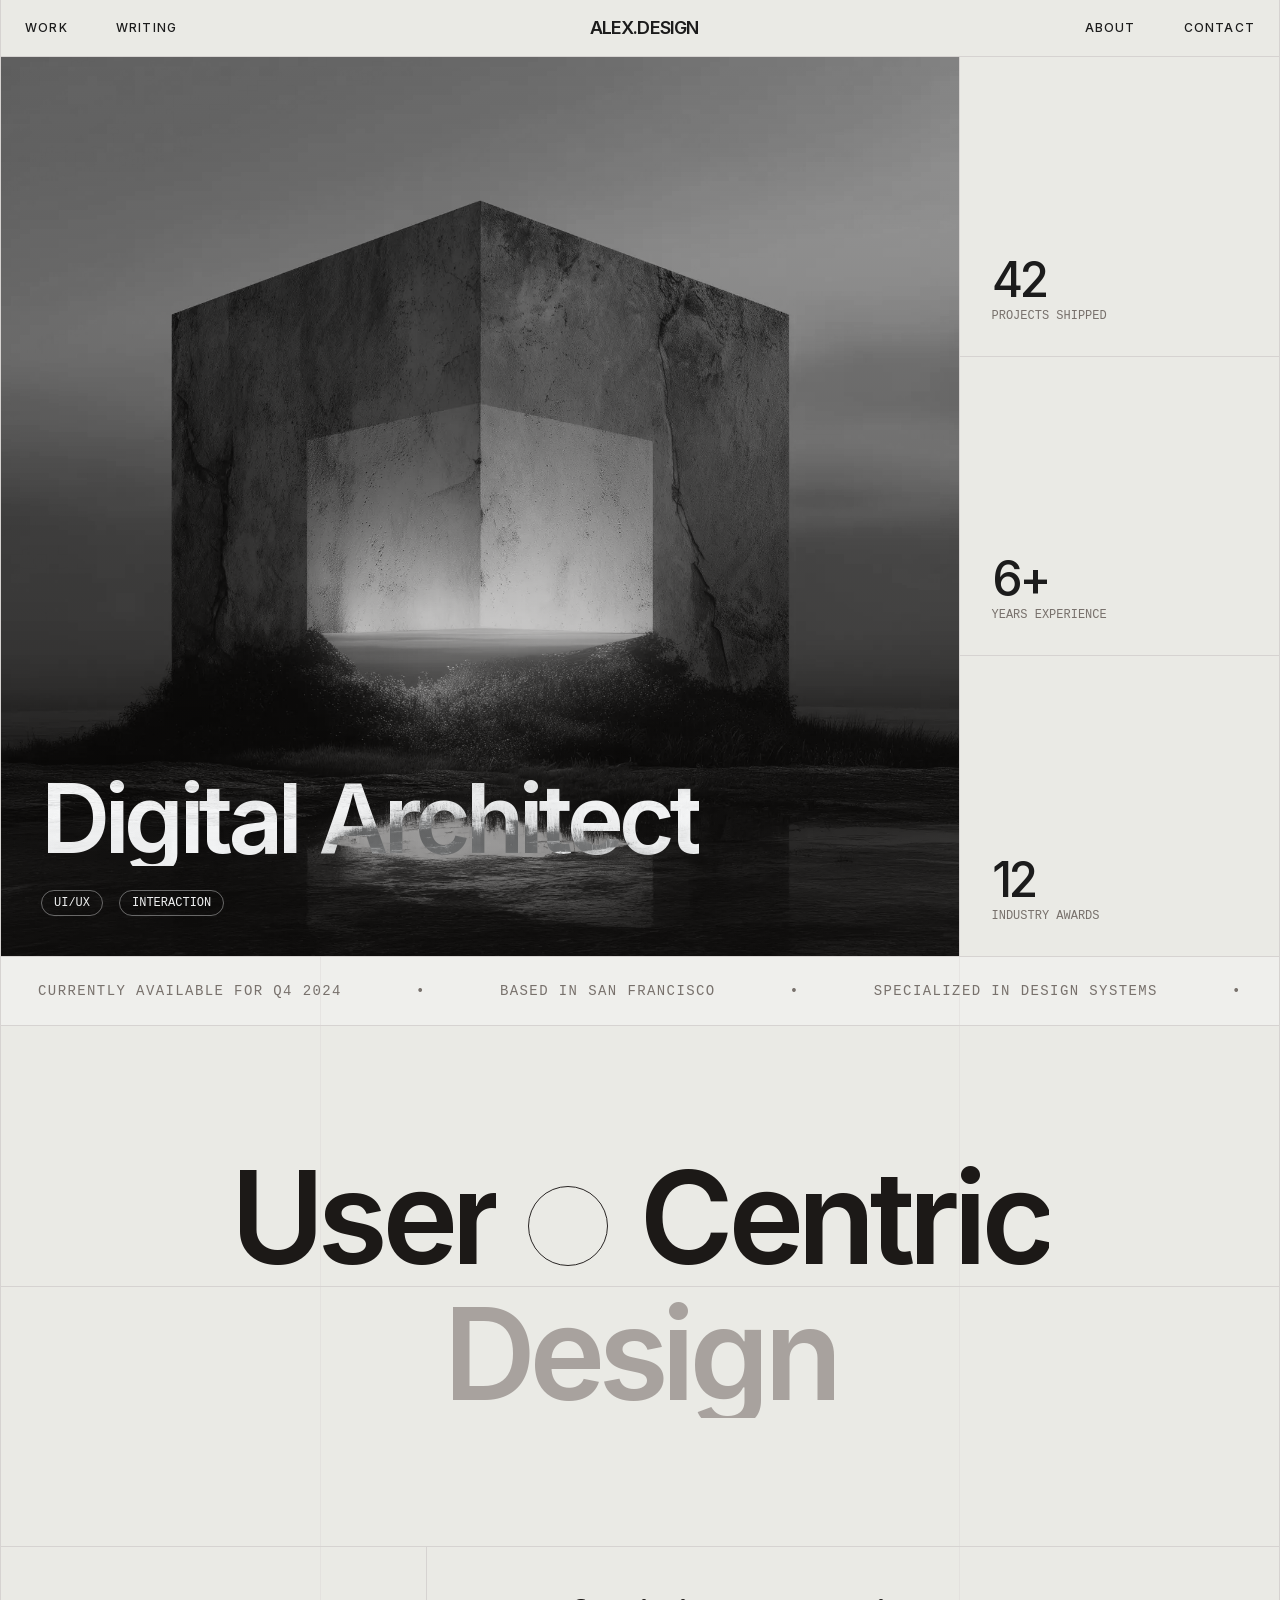
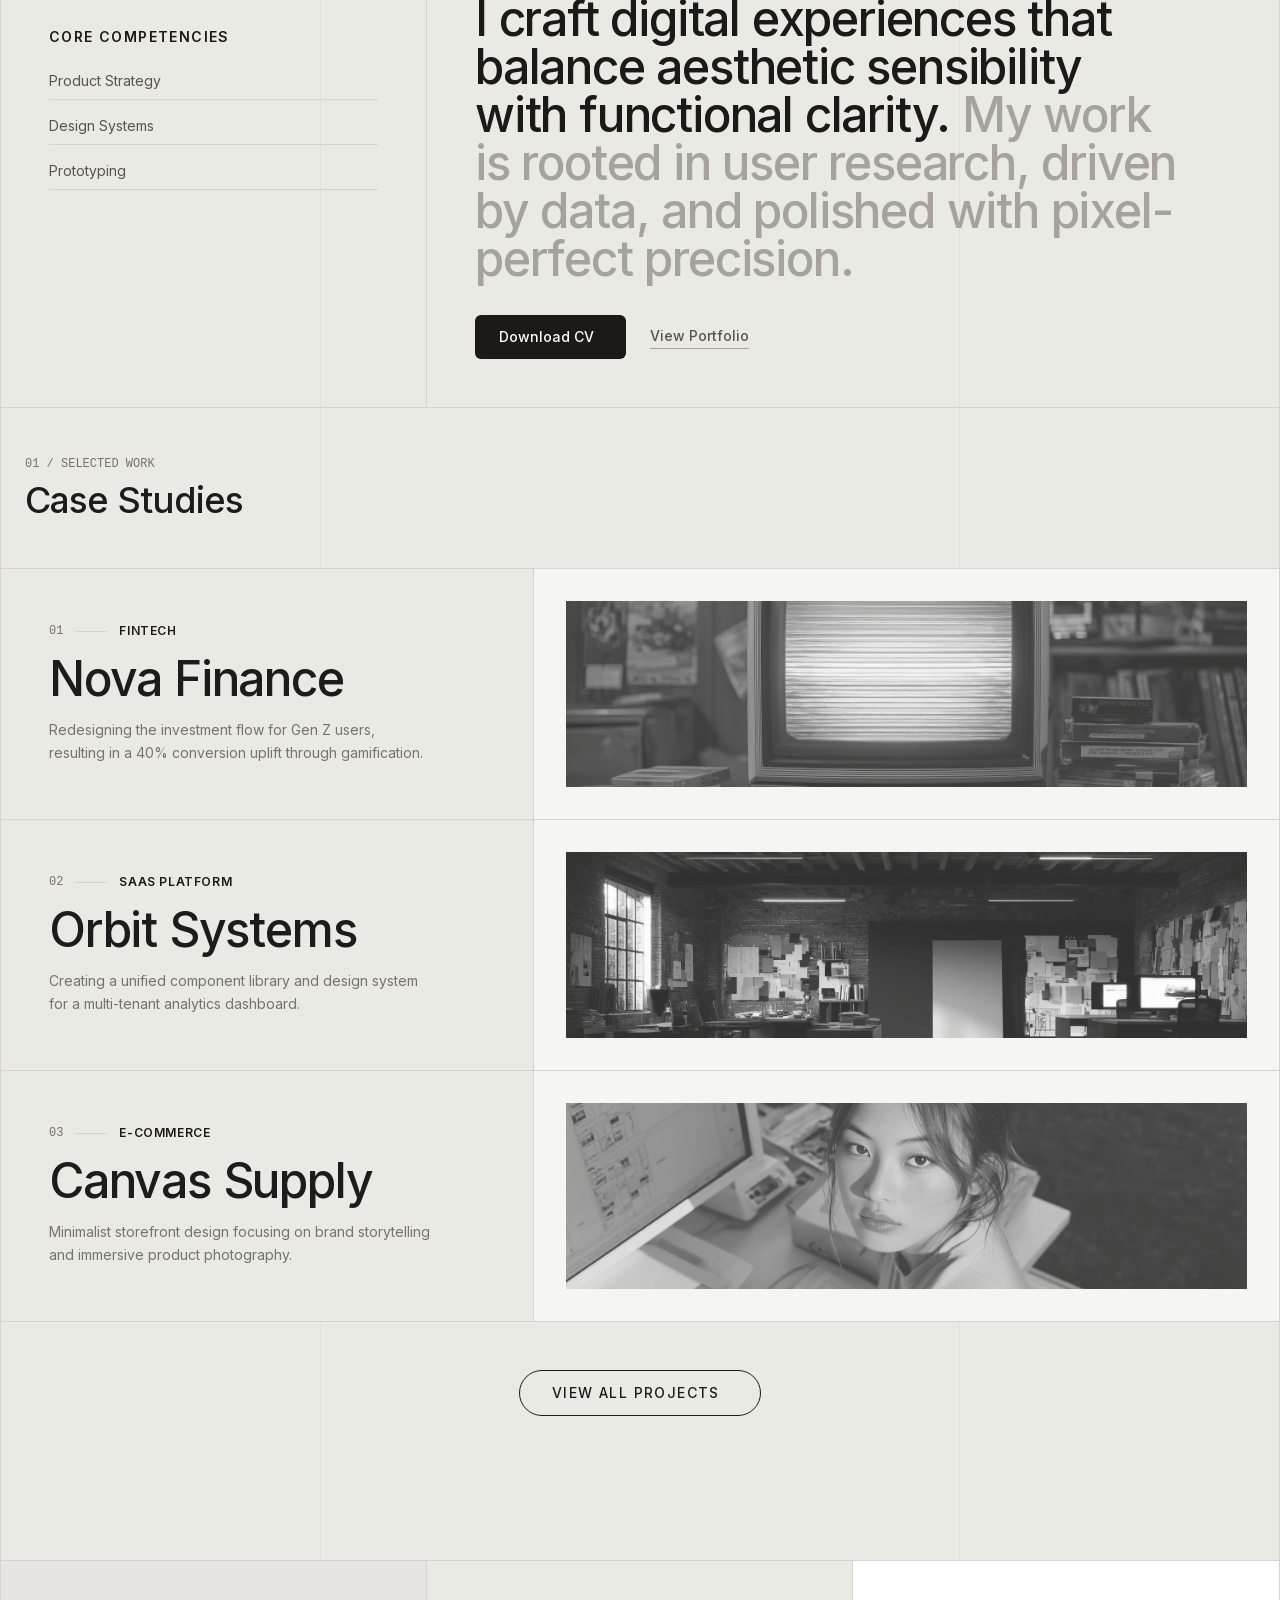
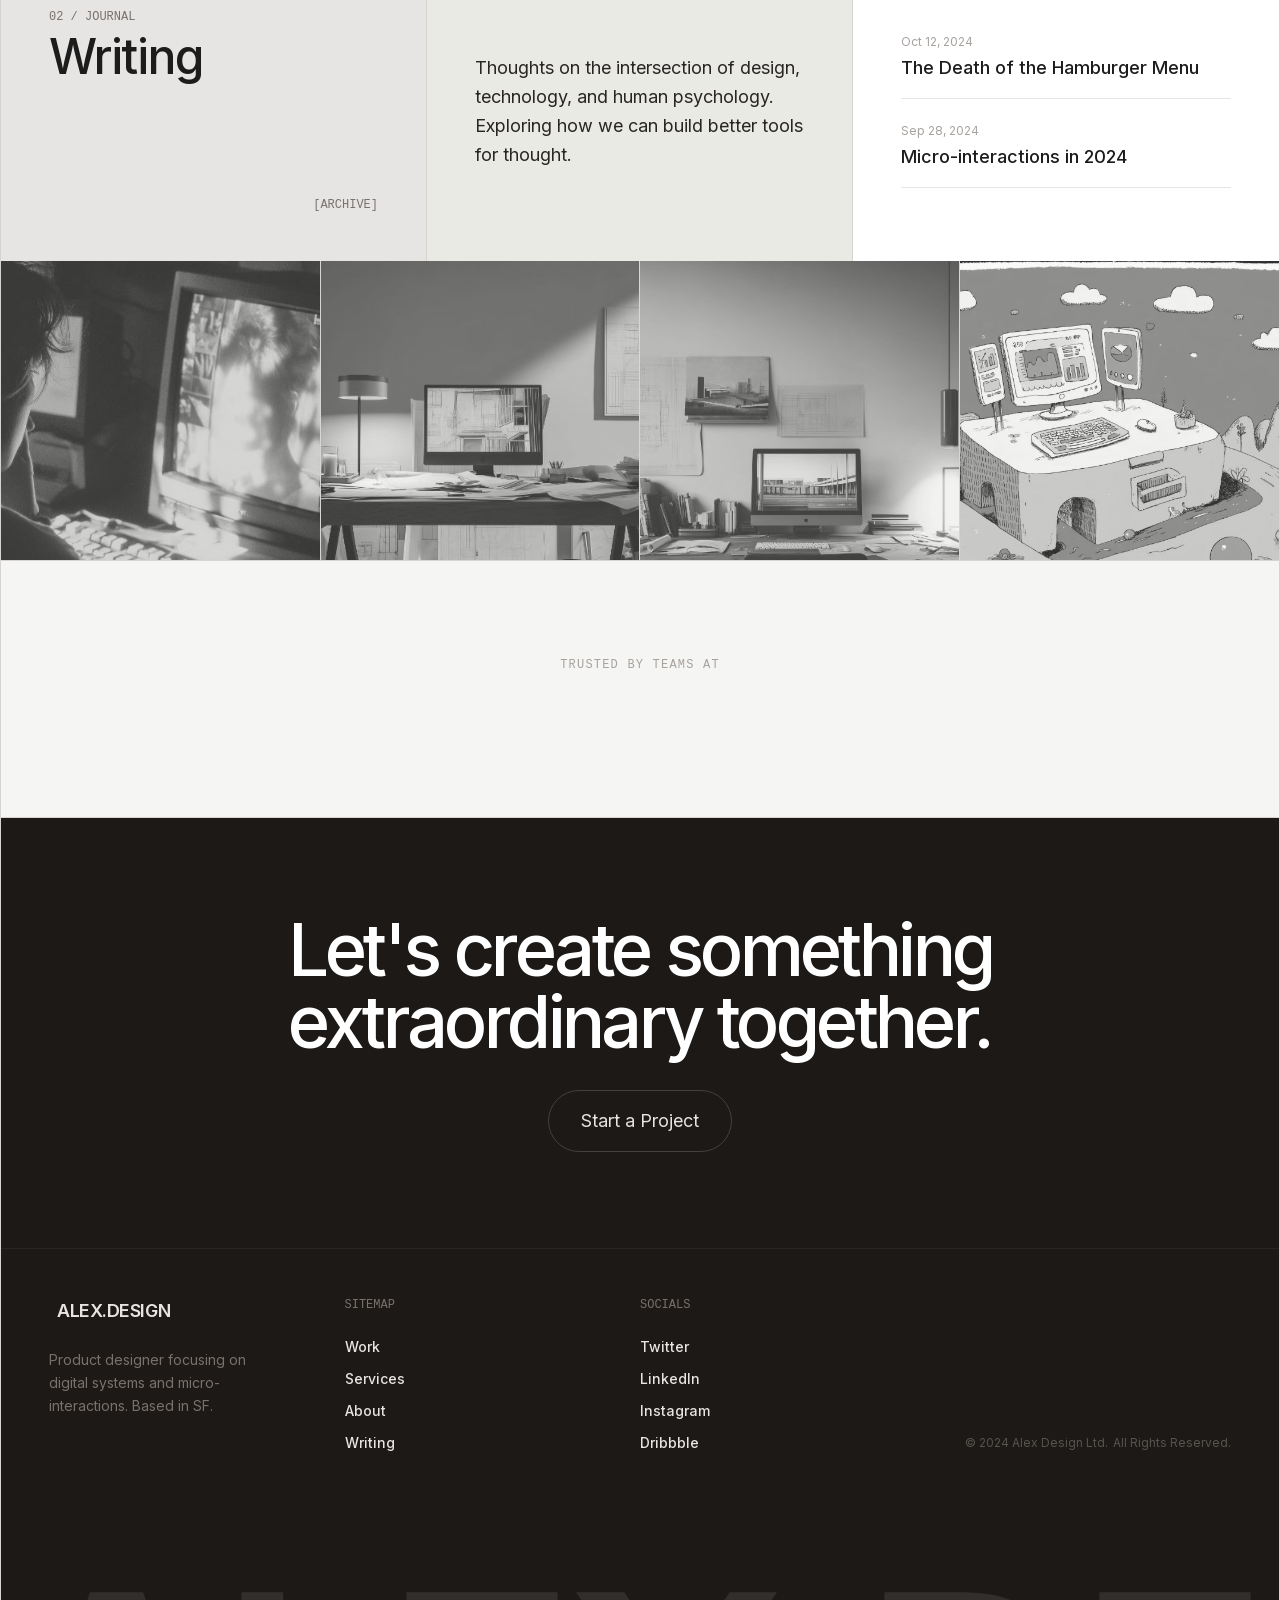
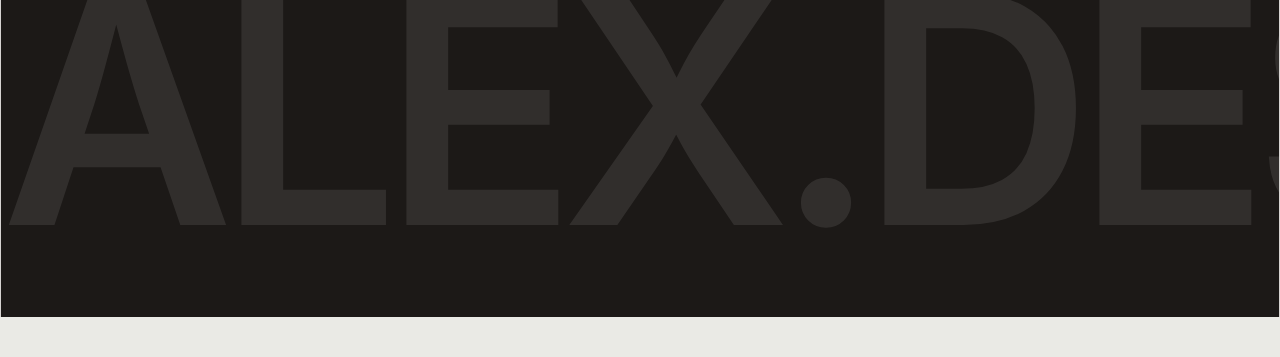
<file: artools/assets/templates/digital-architect.aura.build/index.html>
<html class="scroll-smooth" lang="en"><head><meta charset="utf-8"/>
<meta content="width=device-width, initial-scale=1.0" name="viewport"/>
<title>Portfolio - Product Designer</title>
<script src="assets/resource_3fa48481346f.js"></script>
<script src="assets/iconify-icon_d39ffc6e4c56.js"></script>
<link href="assets/css2_19fd9cc6b396.css" rel="stylesheet"/>
<style>
body { font-family: 'Inter', sans-serif; background-color: #EAEAE5; color: #1C1C1C; overflow-x: hidden; }
/* Base Reveal Animation (Scroll triggered) */
.reveal { opacity: 0; transform: translateY(2rem); transition: all 1s cubic-bezier(0.16, 1, 0.3, 1); }
.reveal.active { opacity: 1; transform: translateY(0); }
/* Masked Text Reveal (For Hero Title) */
.text-reveal-wrapper { overflow: hidden; display: inline-block; vertical-align: bottom; }
.text-reveal-content {
transform: translateY(110%);
opacity: 0;
transition: transform 1.2s cubic-bezier(0.16, 1, 0.3, 1), opacity 1.2s ease;
display: block;
}
.reveal-active .text-reveal-content { transform: translateY(0); opacity: 1; }
/* Stagger Delays */
.delay-100 { transition-delay: 0.1s; }
.delay-200 { transition-delay: 0.2s; }
.delay-300 { transition-delay: 0.3s; }
.delay-500 { transition-delay: 0.5s; }
.delay-700 { transition-delay: 0.7s; }
/* Carousel Fade & Ken Burns */
.carousel-slide { position: absolute; inset: 0; transition: opacity 1.5s ease-in-out; opacity: 0; overflow: hidden; }
.carousel-slide.active { opacity: 1; }
.carousel-slide img { transform: scale(1); transition: transform 10s ease-out; }
.carousel-slide.active img { transform: scale(1.1); }
/* Marquee Animation */
@keyframes marquee {
0% { transform: translateX(0); }
100% { transform: translateX(-50%); }
}
.animate-marquee { display: inline-block; padding-left: 100%; animation: marquee 30s linear infinite; }
/* Add a clone to the HTML for seamless loop or use padding method */
.marquee-container { display: flex; overflow: hidden; user-select: none; }
.marquee-content { flex-shrink: 0; display: flex; justify-content: space-around; min-width: 100%; animation: scroll 40s linear infinite; }
@keyframes scroll {
from { transform: translateX(0); }
to { transform: translateX(-100%); }
}
/* Nav Load Animation */
.nav-load { opacity: 0; transform: translateY(-10px); transition: all 0.8s ease-out; }
.nav-load.loaded { opacity: 1; transform: translateY(0); }
/* Icon Alignment Fix */
iconify-icon { display: inline-flex; align-items: center; justify-content: center; vertical-align: middle; }
/* Utilities */
.no-scrollbar::-webkit-scrollbar { display: none; }
.parallax-element { will-change: transform; }
</style></head>
<body class="antialiased min-h-screen selection:bg-stone-800 selection:text-white pb-10">
<!-- Main Container -->
<div class="max-w-[1400px] mx-auto border-x border-stone-300 relative bg-[#EAEAE5]">
<!-- Vertical Grid Guide Lines -->
<div class="absolute inset-0 pointer-events-none grid grid-cols-1 md:grid-cols-12 gap-0 z-0 h-full w-full">
<div class="hidden md:block md:col-span-3 border-r border-stone-300/40 h-full"></div>
<div class="hidden md:block md:col-span-6 border-r border-stone-300/40 h-full"></div>
<div class="hidden md:block md:col-span-3 h-full"></div>
</div>
<!-- Navigation -->
<header class="relative z-50 border-b border-stone-300 sticky top-0 bg-[#EAEAE5] nav-load">
<div class="flex justify-between items-center px-4 md:px-6 py-5">
<div class="flex items-center gap-12">
<a class="text-xs font-medium tracking-widest uppercase hover:text-stone-500 transition-colors" href="#">Work</a>
<a class="text-xs font-medium tracking-widest uppercase hidden md:block hover:text-stone-500 transition-colors" href="#">Writing</a>
</div>
<div class="absolute left-1/2 -translate-x-1/2 flex items-center gap-2 group cursor-pointer">
<iconify-icon class="text-xl group-hover:rotate-180 transition-transform duration-700" icon="solar:atom-linear"></iconify-icon>
<span class="font-bold tracking-tighter text-lg">ALEX.DESIGN</span>
</div>
<div class="flex items-center gap-12">
<a class="text-xs font-medium tracking-widest uppercase hidden md:block hover:text-stone-500 transition-colors" href="#">About</a>
<a class="text-xs font-medium tracking-widest uppercase hover:text-stone-500 transition-colors" href="#">Contact</a>
</div>
</div>
</header>
<!-- Hero Section -->
<section class="relative z-10 grid grid-cols-1 md:grid-cols-12 border-b border-stone-300 min-h-[900px]">
<!-- Hero Carousel -->
<div class="col-span-1 md:col-span-9 border-b md:border-b-0 md:border-r border-stone-300 relative group overflow-hidden bg-stone-200">
<div class="w-full h-full relative" id="hero-carousel">
<!-- Slide 1 -->
<div class="carousel-slide active">
<img class="w-full h-full object-cover grayscale contrast-125 parallax-img" data-speed="0.05" src="assets/c7fa69dd-d7fb-48f2-a866-ef3663_f6b789593f38.webp"/>
</div>
<!-- Slide 2 -->
<div class="carousel-slide">
<img class="w-full h-full object-cover grayscale contrast-125 parallax-img" data-speed="0.05" src="assets/6c710de5-9712-4c8e-a7db-59ac54_b647957b5aa5.webp"/>
</div>
<!-- Slide 3 -->
<div class="carousel-slide">
<img class="w-full h-full object-cover grayscale contrast-125 parallax-img" data-speed="0.05" src="assets/62cc53b7-3355-4618-b7fa-3283f6_a6d3415bc434.webp"/>
</div>
</div>
<div class="absolute top-0 left-0 w-full h-full bg-gradient-to-b from-transparent to-stone-900/40 pointer-events-none"></div>
<!-- Hero Text -->
<div class="absolute bottom-6 left-6 md:bottom-10 md:left-10 text-white mix-blend-difference z-20">
<h1 class="text-6xl md:text-8xl font-semibold tracking-tighter leading-none mb-2" id="hero-title">
<span class="text-reveal-wrapper"><span class="text-reveal-content delay-200">Digital</span></span>
<span class="text-reveal-wrapper"><span class="text-reveal-content delay-300">Architect</span></span>
</h1>
<div class="mt-6 flex items-center gap-4 reveal delay-500 hero-badge">
<span class="px-3 py-1 border border-white/40 rounded-full text-xs font-mono uppercase backdrop-blur-md">UI/UX</span>
<span class="px-3 py-1 border border-white/40 rounded-full text-xs font-mono uppercase backdrop-blur-md">Interaction</span>
</div>
</div>
</div>
<!-- Stats Column (Staggered Load) -->
<div class="col-span-1 md:col-span-3 grid grid-rows-3 h-full min-h-[400px]">
<!-- Stat 1 -->
<div class="row-span-1 border-b border-stone-300 p-8 flex flex-col justify-between reveal delay-500 hero-stat group hover:bg-white transition-colors">
<iconify-icon class="text-3xl text-stone-400 group-hover:text-stone-800 transition-colors" icon="solar:layers-minimalistic-linear"></iconify-icon>
<div>
<h2 class="text-5xl font-medium tracking-tighter">42</h2>
<span class="text-xs font-mono text-stone-500 mt-1 block">PROJECTS SHIPPED</span>
</div>
</div>
<!-- Stat 2 -->
<div class="row-span-1 border-b border-stone-300 p-8 flex flex-col justify-between reveal delay-700 hero-stat group hover:bg-white transition-colors">
<iconify-icon class="text-3xl text-stone-400 group-hover:text-stone-800 transition-colors" icon="solar:clock-circle-linear"></iconify-icon>
<div>
<h2 class="text-5xl font-medium tracking-tighter">6+</h2>
<span class="text-xs font-mono text-stone-500 mt-1 block">YEARS EXPERIENCE</span>
</div>
</div>
<!-- Stat 3 -->
<div class="row-span-1 p-8 flex flex-col justify-between reveal delay-700 hero-stat group hover:bg-white transition-colors relative overflow-hidden">
<iconify-icon class="text-3xl text-stone-400 group-hover:text-stone-800 transition-colors" icon="solar:cup-star-linear"></iconify-icon>
<div>
<h2 class="text-5xl font-medium tracking-tighter">12</h2>
<span class="text-xs font-mono text-stone-500 mt-1 block">INDUSTRY AWARDS</span>
</div>
<div class="absolute top-4 right-4 animate-spin-slow">
<iconify-icon class="text-stone-200 text-6xl opacity-0 group-hover:opacity-100 transition-opacity duration-700" icon="solar:star-fall-linear"></iconify-icon>
</div>
</div>
</div>
</section>
<!-- Marquee / Divider -->
<div class="border-b border-stone-300 overflow-hidden py-6 bg-stone-100/50">
<div class="marquee-container">
<div class="marquee-content">
<span class="text-sm font-mono uppercase tracking-widest text-stone-500 mx-8">Currently available for Q4 2024</span>
<span class="text-sm font-mono uppercase tracking-widest text-stone-500 mx-8">•</span>
<span class="text-sm font-mono uppercase tracking-widest text-stone-500 mx-8">Based in San Francisco</span>
<span class="text-sm font-mono uppercase tracking-widest text-stone-500 mx-8">•</span>
<span class="text-sm font-mono uppercase tracking-widest text-stone-500 mx-8">Specialized in Design Systems</span>
<span class="text-sm font-mono uppercase tracking-widest text-stone-500 mx-8">•</span>
</div>
<!-- Duplicate for seamless loop -->
<div class="marquee-content">
<span class="text-sm font-mono uppercase tracking-widest text-stone-500 mx-8">Currently available for Q4 2024</span>
<span class="text-sm font-mono uppercase tracking-widest text-stone-500 mx-8">•</span>
<span class="text-sm font-mono uppercase tracking-widest text-stone-500 mx-8">Based in San Francisco</span>
<span class="text-sm font-mono uppercase tracking-widest text-stone-500 mx-8">•</span>
<span class="text-sm font-mono uppercase tracking-widest text-stone-500 mx-8">Specialized in Design Systems</span>
<span class="text-sm font-mono uppercase tracking-widest text-stone-500 mx-8">•</span>
</div>
</div>
</div>
<!-- Typography Banner -->
<section class="relative z-10 py-32 border-b border-stone-300 overflow-hidden">
<div class="flex flex-col items-center gap-2 reveal">
<div class="flex items-center gap-4 md:gap-8">
<h1 class="text-6xl md:text-8xl lg:text-9xl font-semibold tracking-tighter text-stone-900">
<span class="text-reveal-wrapper"><span class="text-reveal-content text-stone-900">User</span></span>
</h1>
<div class="w-12 h-12 md:w-20 md:h-20 border border-stone-800 rounded-full flex items-center justify-center mt-2 md:mt-4 bg-transparent hover:bg-stone-900 hover:text-white transition-all duration-500">
<iconify-icon class="text-2xl md:text-4xl" icon="solar:arrow-down-linear"></iconify-icon>
</div>
<h1 class="text-6xl md:text-8xl lg:text-9xl font-semibold tracking-tighter text-stone-900">
<span class="text-reveal-wrapper"><span class="text-reveal-content delay-100 text-stone-900">Centric</span></span>
</h1>
</div>
<h1 class="text-6xl md:text-8xl lg:text-9xl font-semibold tracking-tighter text-stone-400">
<span class="text-reveal-wrapper"><span class="text-reveal-content delay-200">Design</span></span>
</h1>
</div>
<div class="absolute top-1/2 left-0 w-full h-px bg-stone-300 -z-10"></div>
<!-- Parallax Decoration -->
<div class="absolute top-10 right-[10%] opacity-20 parallax-element" data-speed="-0.02">
<iconify-icon class="text-9xl" icon="solar:record-circle-linear"></iconify-icon>
</div>
</section>
<!-- Intro / Bio Section -->
<section class="relative z-10 grid grid-cols-1 md:grid-cols-12 border-b border-stone-300">
<!-- Left Meta -->
<div class="col-span-1 md:col-span-4 p-8 md:p-12 flex flex-col justify-between min-h-[400px] border-b md:border-b-0 md:border-r border-stone-300 reveal">
<div class="flex flex-col gap-8">
<iconify-icon class="text-5xl text-stone-800" icon="solar:scanner-linear"></iconify-icon>
<div>
<h3 class="text-sm font-bold uppercase tracking-widest text-stone-900 mb-6">Core Competencies</h3>
<div class="space-y-4">
<div class="flex items-center justify-between border-b border-stone-300 pb-2">
<span class="text-sm text-stone-600">Product Strategy</span>
<iconify-icon class="text-stone-400 text-lg" icon="solar:check-circle-linear"></iconify-icon>
</div>
<div class="flex items-center justify-between border-b border-stone-300 pb-2">
<span class="text-sm text-stone-600">Design Systems</span>
<iconify-icon class="text-stone-400 text-lg" icon="solar:check-circle-linear"></iconify-icon>
</div>
<div class="flex items-center justify-between border-b border-stone-300 pb-2">
<span class="text-sm text-stone-600">Prototyping</span>
<iconify-icon class="text-stone-400 text-lg" icon="solar:check-circle-linear"></iconify-icon>
</div>
</div>
</div>
</div>
</div>
<!-- Right Content -->
<div class="col-span-1 md:col-span-8 p-8 md:p-12 md:pr-24 flex flex-col justify-center reveal delay-100">
<h2 class="text-3xl md:text-5xl font-medium tracking-tight leading-tight text-stone-900 mb-8">
                    I craft digital experiences that balance aesthetic sensibility with functional clarity. 
                    <span class="text-stone-400">My work is rooted in user research, driven by data, and polished with pixel-perfect precision.</span>
</h2>
<div class="flex gap-6 items-center">
<button class="px-6 py-3 bg-stone-900 text-white rounded-md text-sm font-medium hover:bg-stone-700 transition-all flex items-center gap-2 group">
                        Download CV
                        <iconify-icon class="text-lg group-hover:translate-y-1 transition-transform" icon="solar:file-download-linear"></iconify-icon>
</button>
<a class="text-sm font-medium text-stone-600 hover:text-stone-900 border-b border-stone-400 hover:border-stone-900 pb-0.5 transition-colors" href="#work">View Portfolio</a>
</div>
</div>
</section>
<!-- Selected Projects (List View) -->
<section class="relative z-10 py-12" id="work">
<div class="px-4 md:px-6 mb-12 flex justify-between items-end reveal">
<div>
<span class="text-xs font-mono uppercase text-stone-500 mb-2 block">01 / Selected Work</span>
<h3 class="text-4xl font-medium tracking-tight">Case Studies</h3>
</div>
<iconify-icon class="text-3xl text-stone-400" icon="solar:arrow-right-down-linear"></iconify-icon>
</div>
<!-- Project 1 -->
<div class="group border-y border-stone-300 bg-[#EAEAE5] hover:bg-white transition-colors duration-500 cursor-pointer overflow-hidden">
<div class="max-w-[1400px] mx-auto grid grid-cols-1 md:grid-cols-12 min-h-[250px]">
<div class="col-span-1 md:col-span-5 p-8 md:p-12 border-r border-stone-300/0 md:border-stone-300 reveal flex flex-col justify-center">
<div class="flex items-center gap-3 mb-4">
<span class="text-xs font-mono text-stone-500">01</span>
<div class="h-px w-8 bg-stone-300"></div>
<span class="text-xs font-bold uppercase tracking-wider text-stone-900">Fintech</span>
</div>
<h4 class="text-4xl md:text-5xl font-medium tracking-tight mb-4 group-hover:translate-x-2 transition-transform duration-500">Nova Finance</h4>
<p class="text-stone-500 text-sm leading-relaxed max-w-sm">Redesigning the investment flow for Gen Z users, resulting in a 40% conversion uplift through gamification.</p>
</div>
<div class="col-span-7 hidden md:block relative overflow-hidden">
<div class="absolute inset-0 bg-stone-100 flex items-center justify-center p-8">
<img class="w-full h-full object-cover grayscale opacity-80 group-hover:scale-105 group-hover:grayscale-0 transition-all duration-700" src="assets/4b7d31e6-5b45-47eb-9853-96bbb9_bf1aa5f9d2cf.webp"/>
</div>
</div>
</div>
</div>
<!-- Project 2 -->
<div class="group border-b border-stone-300 bg-[#EAEAE5] hover:bg-white transition-colors duration-500 cursor-pointer overflow-hidden">
<div class="max-w-[1400px] mx-auto grid grid-cols-1 md:grid-cols-12 min-h-[250px]">
<div class="col-span-1 md:col-span-5 p-8 md:p-12 border-r border-stone-300/0 md:border-stone-300 reveal flex flex-col justify-center">
<div class="flex items-center gap-3 mb-4">
<span class="text-xs font-mono text-stone-500">02</span>
<div class="h-px w-8 bg-stone-300"></div>
<span class="text-xs font-bold uppercase tracking-wider text-stone-900">SaaS Platform</span>
</div>
<h4 class="text-4xl md:text-5xl font-medium tracking-tight mb-4 group-hover:translate-x-2 transition-transform duration-500">Orbit Systems</h4>
<p class="text-stone-500 text-sm leading-relaxed max-w-sm">Creating a unified component library and design system for a multi-tenant analytics dashboard.</p>
</div>
<div class="col-span-7 hidden md:block relative overflow-hidden">
<div class="absolute inset-0 bg-stone-100 flex items-center justify-center p-8">
<img class="w-full h-full object-cover grayscale opacity-80 group-hover:scale-105 group-hover:grayscale-0 transition-all duration-700" src="assets/5ea5c0e9-3047-467a-9eaf-e49f65_6a6f021d85c6.webp"/>
</div>
</div>
</div>
</div>
<!-- Project 3 -->
<div class="group border-b border-stone-300 bg-[#EAEAE5] hover:bg-white transition-colors duration-500 cursor-pointer overflow-hidden">
<div class="max-w-[1400px] mx-auto grid grid-cols-1 md:grid-cols-12 min-h-[250px]">
<div class="col-span-1 md:col-span-5 p-8 md:p-12 border-r border-stone-300/0 md:border-stone-300 reveal flex flex-col justify-center">
<div class="flex items-center gap-3 mb-4">
<span class="text-xs font-mono text-stone-500">03</span>
<div class="h-px w-8 bg-stone-300"></div>
<span class="text-xs font-bold uppercase tracking-wider text-stone-900">E-Commerce</span>
</div>
<h4 class="text-4xl md:text-5xl font-medium tracking-tight mb-4 group-hover:translate-x-2 transition-transform duration-500">Canvas Supply</h4>
<p class="text-stone-500 text-sm leading-relaxed max-w-sm">Minimalist storefront design focusing on brand storytelling and immersive product photography.</p>
</div>
<div class="col-span-7 hidden md:block relative overflow-hidden">
<div class="absolute inset-0 bg-stone-100 flex items-center justify-center p-8">
<img class="w-full h-full object-cover grayscale opacity-80 group-hover:scale-105 group-hover:grayscale-0 transition-all duration-700" src="assets/ddab06d9-9060-42a5-9052-32121a_7062a2506669.webp"/>
</div>
</div>
</div>
</div>
<div class="flex justify-center mt-12 reveal">
<a class="inline-flex items-center gap-2 text-sm font-medium uppercase tracking-widest border border-stone-900 rounded-full px-8 py-3 hover:bg-stone-900 hover:text-white transition-all" href="#">
                    View All Projects
                    <iconify-icon class="text-lg" icon="solar:arrow-right-linear"></iconify-icon>
</a>
</div>
</section>
<!-- Blog / Writing Section Header -->
<section class="relative z-10 grid grid-cols-1 md:grid-cols-12 border-t border-stone-300 mt-24">
<!-- Title -->
<div class="col-span-1 md:col-span-4 p-8 md:p-12 border-b md:border-b-0 md:border-r border-stone-300 flex flex-col justify-between min-h-[300px] reveal bg-stone-200">
<div>
<span class="text-xs font-mono uppercase text-stone-500 mb-2 block">02 / Journal</span>
<h2 class="text-5xl font-medium tracking-tight">Writing</h2>
</div>
<div class="flex items-end justify-between">
<iconify-icon class="text-5xl text-stone-800" icon="solar:pen-new-square-linear"></iconify-icon>
<span class="text-xs font-mono text-stone-500">[ARCHIVE]</span>
</div>
</div>
<!-- Description -->
<div class="col-span-1 md:col-span-8 grid grid-cols-1 md:grid-cols-2">
<div class="p-8 md:p-12 border-b md:border-b-0 md:border-r border-stone-300 flex items-center reveal delay-100">
<p class="text-lg leading-relaxed text-stone-800">
                        Thoughts on the intersection of design, technology, and human psychology. Exploring how we can build better tools for thought.
                    </p>
</div>
<div class="p-8 md:p-12 flex flex-col justify-center gap-6 reveal delay-200 bg-white">
<a class="group flex items-start justify-between border-b border-stone-200 pb-4" href="#">
<div>
<span class="text-xs text-stone-400 mb-1 block">Oct 12, 2024</span>
<h4 class="text-lg font-medium group-hover:text-stone-600 transition-colors">The Death of the Hamburger Menu</h4>
</div>
<iconify-icon class="text-stone-300 text-xl group-hover:text-stone-900 transition-all" icon="solar:arrow-right-up-linear"></iconify-icon>
</a>
<a class="group flex items-start justify-between border-b border-stone-200 pb-4" href="#">
<div>
<span class="text-xs text-stone-400 mb-1 block">Sep 28, 2024</span>
<h4 class="text-lg font-medium group-hover:text-stone-600 transition-colors">Micro-interactions in 2024</h4>
</div>
<iconify-icon class="text-stone-300 text-xl group-hover:text-stone-900 transition-all" icon="solar:arrow-right-up-linear"></iconify-icon>
</a>
</div>
</div>
</section>
<!-- Image Grid Parallax -->
<section class="relative z-10 grid grid-cols-2 md:grid-cols-4 border-b border-stone-300 h-[300px] overflow-hidden">
<img class="w-full h-[120%] object-cover grayscale opacity-80 border-r border-stone-300 parallax-img" data-speed="0.05" src="assets/ede50f82-0ad0-4579-a4ae-3a9428_fd09ad4bf2a1.jpg"/>
<img class="w-full h-[120%] object-cover grayscale opacity-80 border-r border-stone-300 parallax-img" data-speed="0.08" src="assets/e9d001f3-ebe3-45c2-b556-b53a55_6b8718ffa723.jpg"/>
<img class="w-full h-[120%] object-cover grayscale opacity-80 border-r border-stone-300 parallax-img" data-speed="0.03" src="assets/87e5e02b-a5b6-43ff-b9a4-5e299f_665111a88a86.jpg"/>
<img class="w-full h-[120%] object-cover grayscale opacity-80 parallax-img" data-speed="0.1" src="assets/2700a02e-2471-497e-8ca2-3196fc_50242a508302.webp"/>
</section>
<!-- Client List -->
<section class="relative z-10 border-b border-stone-300 py-24 bg-stone-100">
<div class="text-center mb-12">
<span class="text-xs font-mono uppercase text-stone-400 tracking-widest">Trusted by teams at</span>
</div>
<!-- Simple Icons as Logos -->
<div class="grid grid-cols-2 md:grid-cols-4 gap-12 md:gap-20 px-8 justify-items-center items-center opacity-50 grayscale hover:grayscale-0 transition-all duration-700">
<div class="reveal">
<iconify-icon class="text-stone-900" height="36" icon="simple-icons:airbnb"></iconify-icon>
</div>
<div class="reveal delay-100">
<iconify-icon class="text-stone-900" height="36" icon="simple-icons:spotify"></iconify-icon>
</div>
<div class="reveal delay-200">
<iconify-icon class="text-stone-900" height="36" icon="simple-icons:notion"></iconify-icon>
</div>
<div class="reveal delay-300">
<iconify-icon class="text-stone-900" height="36" icon="simple-icons:linear"></iconify-icon>
</div>
</div>
</section>
<!-- Balanced Footer -->
<footer class="relative z-10 bg-stone-900 text-stone-200 pt-24 pb-12">
<!-- Top CTA Section -->
<div class="px-6 md:px-12 mb-24 text-center">
<div class="reveal">
<h2 class="text-5xl md:text-7xl font-medium tracking-tighter mb-8 text-white">Let's create something<br/>extraordinary together.</h2>
<a class="inline-block border border-stone-700 rounded-full px-8 py-4 text-lg hover:bg-white hover:text-stone-900 transition-all duration-300" href="mailto:hello@alex.design">
                        Start a Project
                    </a>
</div>
</div>
<div class="border-t border-stone-800 w-full mb-12"></div>
<!-- Balanced Grid -->
<div class="grid grid-cols-1 md:grid-cols-12 px-6 md:px-12 gap-12 md:gap-0">
<!-- Column 1: Brand -->
<div class="col-span-1 md:col-span-3">
<div class="flex items-center gap-2 mb-6">
<iconify-icon class="text-xl" icon="solar:atom-linear"></iconify-icon>
<span class="font-bold tracking-tight text-lg">ALEX.DESIGN</span>
</div>
<p class="text-stone-500 text-sm leading-relaxed max-w-[200px]">
                        Product designer focusing on digital systems and micro-interactions. Based in SF.
                    </p>
</div>
<!-- Column 2: Sitemap -->
<div class="col-span-1 md:col-span-3">
<h4 class="text-xs font-mono uppercase text-stone-500 mb-6">Sitemap</h4>
<ul class="space-y-3 text-sm font-medium">
<li><a class="hover:text-white transition-colors" href="#">Work</a></li>
<li><a class="hover:text-white transition-colors" href="#">Services</a></li>
<li><a class="hover:text-white transition-colors" href="#">About</a></li>
<li><a class="hover:text-white transition-colors" href="#">Writing</a></li>
</ul>
</div>
<!-- Column 3: Socials -->
<div class="col-span-1 md:col-span-3">
<h4 class="text-xs font-mono uppercase text-stone-500 mb-6">Socials</h4>
<ul class="space-y-3 text-sm font-medium">
<li><a class="hover:text-white transition-colors flex items-center gap-2" href="#">Twitter <iconify-icon class="text-xs text-stone-600" icon="solar:arrow-right-up-linear"></iconify-icon></a></li>
<li><a class="hover:text-white transition-colors flex items-center gap-2" href="#">LinkedIn <iconify-icon class="text-xs text-stone-600" icon="solar:arrow-right-up-linear"></iconify-icon></a></li>
<li><a class="hover:text-white transition-colors flex items-center gap-2" href="#">Instagram <iconify-icon class="text-xs text-stone-600" icon="solar:arrow-right-up-linear"></iconify-icon></a></li>
<li><a class="hover:text-white transition-colors flex items-center gap-2" href="#">Dribbble <iconify-icon class="text-xs text-stone-600" icon="solar:arrow-right-up-linear"></iconify-icon></a></li>
</ul>
</div>
<!-- Column 4: Meta -->
<div class="col-span-1 md:col-span-3 flex flex-col justify-between h-full">
<div class="text-right hidden md:block">
<iconify-icon class="text-4xl text-stone-800" icon="solar:globe-linear"></iconify-icon>
</div>
<div class="text-left md:text-right mt-4 md:mt-0">
<span class="text-xs text-stone-600">© 2024 Alex Design Ltd.</span>
<span class="text-xs text-stone-600">All Rights Reserved.</span>
</div>
</div>
</div>
<!-- Big Text Footer -->
<div class="mt-24 text-center opacity-10 pointer-events-none select-none overflow-hidden">
<span class="text-[12rem] md:text-[20rem] font-bold leading-none tracking-tighter whitespace-nowrap">ALEX.DESIGN</span>
</div>
</footer>
</div>
<script>
        // Intersection Observer for Reveals
        document.addEventListener('DOMContentLoaded', () => {
            
            // 1. Initial Hero Animations (Triggered on Load)
            setTimeout(() => {
                document.querySelector('header').classList.add('loaded');
            }, 100);

            // Trigger Hero Title Text Reveal
            setTimeout(() => {
                const heroTitle = document.getElementById('hero-title');
                if(heroTitle) heroTitle.classList.add('reveal-active');
            }, 500);

            // Trigger Hero Badge & Stats manually so they don't wait for scroll
            setTimeout(() => {
                document.querySelectorAll('.hero-badge, .hero-stat').forEach(el => {
                    el.classList.add('active');
                });
            }, 500);

            // 2. Scroll Observer for the rest of the page
            const observerOptions = {
                root: null,
                rootMargin: '0px',
                threshold: 0.15
            };

            const observer = new IntersectionObserver((entries) => {
                entries.forEach(entry => {
                    if (entry.isIntersecting) {
                        entry.target.classList.add('active');
                        // Add reveal-active to children if they exist (for text reveals)
                        const textWrappers = entry.target.querySelectorAll('.text-reveal-wrapper');
                        if(textWrappers.length > 0 || entry.target.classList.contains('text-reveal-wrapper')) {
                            entry.target.classList.add('reveal-active');
                        }
                        // Handle internal text reveal wrappers specifically
                        if(entry.target.tagName === 'H1') { // Catch specific typography section headers
                             entry.target.classList.add('reveal-active');
                        }
                    }
                });
            }, observerOptions);

            document.querySelectorAll('.reveal').forEach(el => observer.observe(el));
            // Observe custom text reveal sections
            document.querySelectorAll('h1').forEach(el => {
                if(el.querySelector('.text-reveal-content')) observer.observe(el);
            });

            // 3. Carousel Logic
            const slides = document.querySelectorAll('.carousel-slide');
            let currentSlide = 0;
            
            setInterval(() => {
                slides[currentSlide].classList.remove('active');
                currentSlide = (currentSlide + 1) % slides.length;
                slides[currentSlide].classList.add('active');
            }, 5000);

            // 4. Parallax Logic
            window.addEventListener('scroll', () => {
                const scrolled = window.scrollY;
                document.querySelectorAll('.parallax-img').forEach((el) => {
                    const speed = el.dataset.speed || 0.1;
                    el.style.transform = `translateY(${scrolled * speed}px)`;
                });
                
                document.querySelectorAll('.parallax-element').forEach((el) => {
                    const speed = el.dataset.speed || 0.1;
                    el.style.transform = `translateY(${scrolled * speed}px)`;
                });
            });
        });
    </script>
<script data-img-fallback-handler="">!function(){var f=["https://hoirqrkdgbmvpwutwuwj.supabase.co/storage/v1/object/public/assets/assets/917d6f93-fb36-439a-8c48-884b67b35381_1600w.jpg","https://hoirqrkdgbmvpwutwuwj.supabase.co/storage/v1/object/public/assets/assets/4734259a-bad7-422f-981e-ce01e79184f2_1600w.jpg","https://hoirqrkdgbmvpwutwuwj.supabase.co/storage/v1/object/public/assets/assets/c543a9e1-f226-4ced-80b0-feb8445a75b9_1600w.jpg","https://hoirqrkdgbmvpwutwuwj.supabase.co/storage/v1/object/public/assets/assets/5bab247f-35d9-400d-a82b-fd87cfe913d2_1600w.webp","https://hoirqrkdgbmvpwutwuwj.supabase.co/storage/v1/object/public/assets/assets/30104e3c-5eea-4b93-93e9-5313698a7156_1600w.webp"],h=new Set;function g(s){for(var x=0,i=0;i<s.length;i++)x=(x<<5)-x+s.charCodeAt(i)|0;return f[Math.abs(x)%f.length]}function r(t){var s=t.src;if(s&&!h.has(s)){h.add(s);t.src=g(s)}}window.addEventListener("error",function(e){var t=e.target;if(t&&t.tagName==="IMG")r(t)},!0);function c(){document.querySelectorAll("img").forEach(function(i){if(i.complete&&!i.naturalWidth&&i.src)r(i)})}if(document.readyState==="loading")document.addEventListener("DOMContentLoaded",c);else c()}()</script></body></html>
</file>
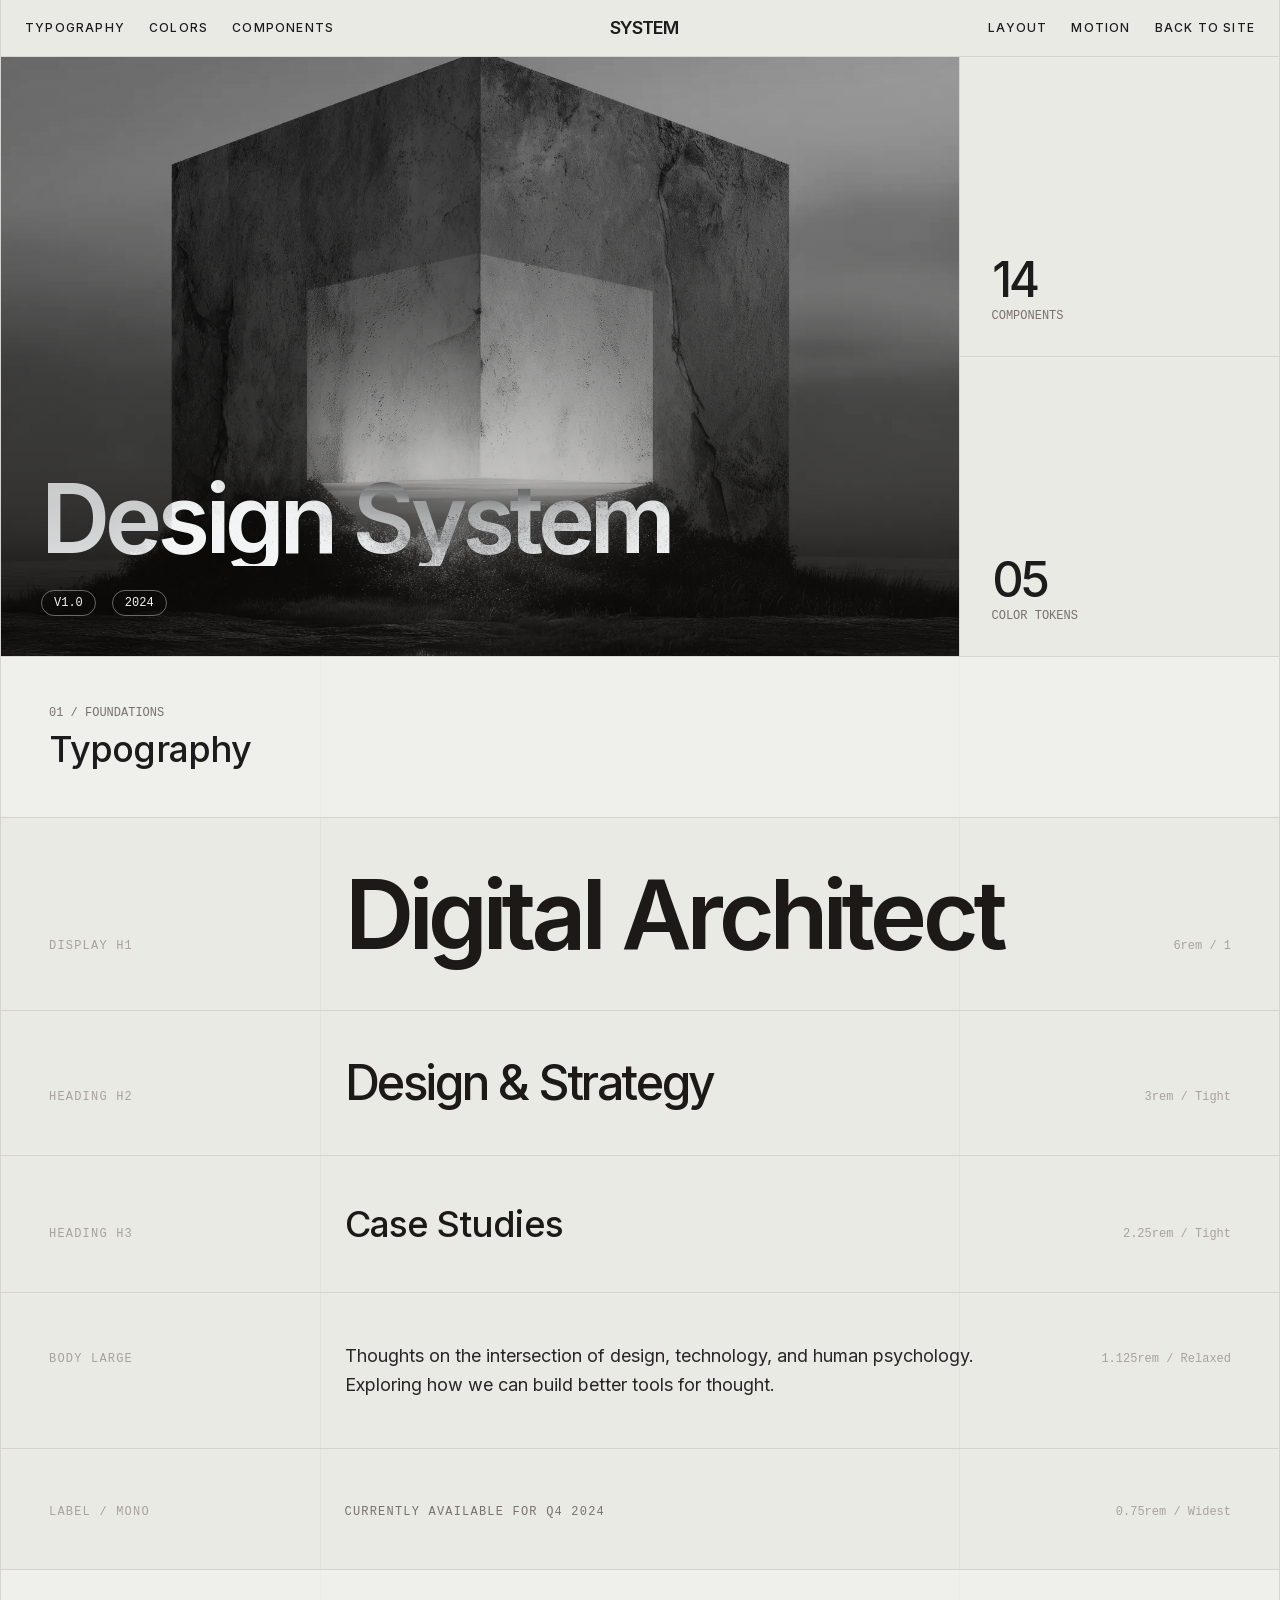
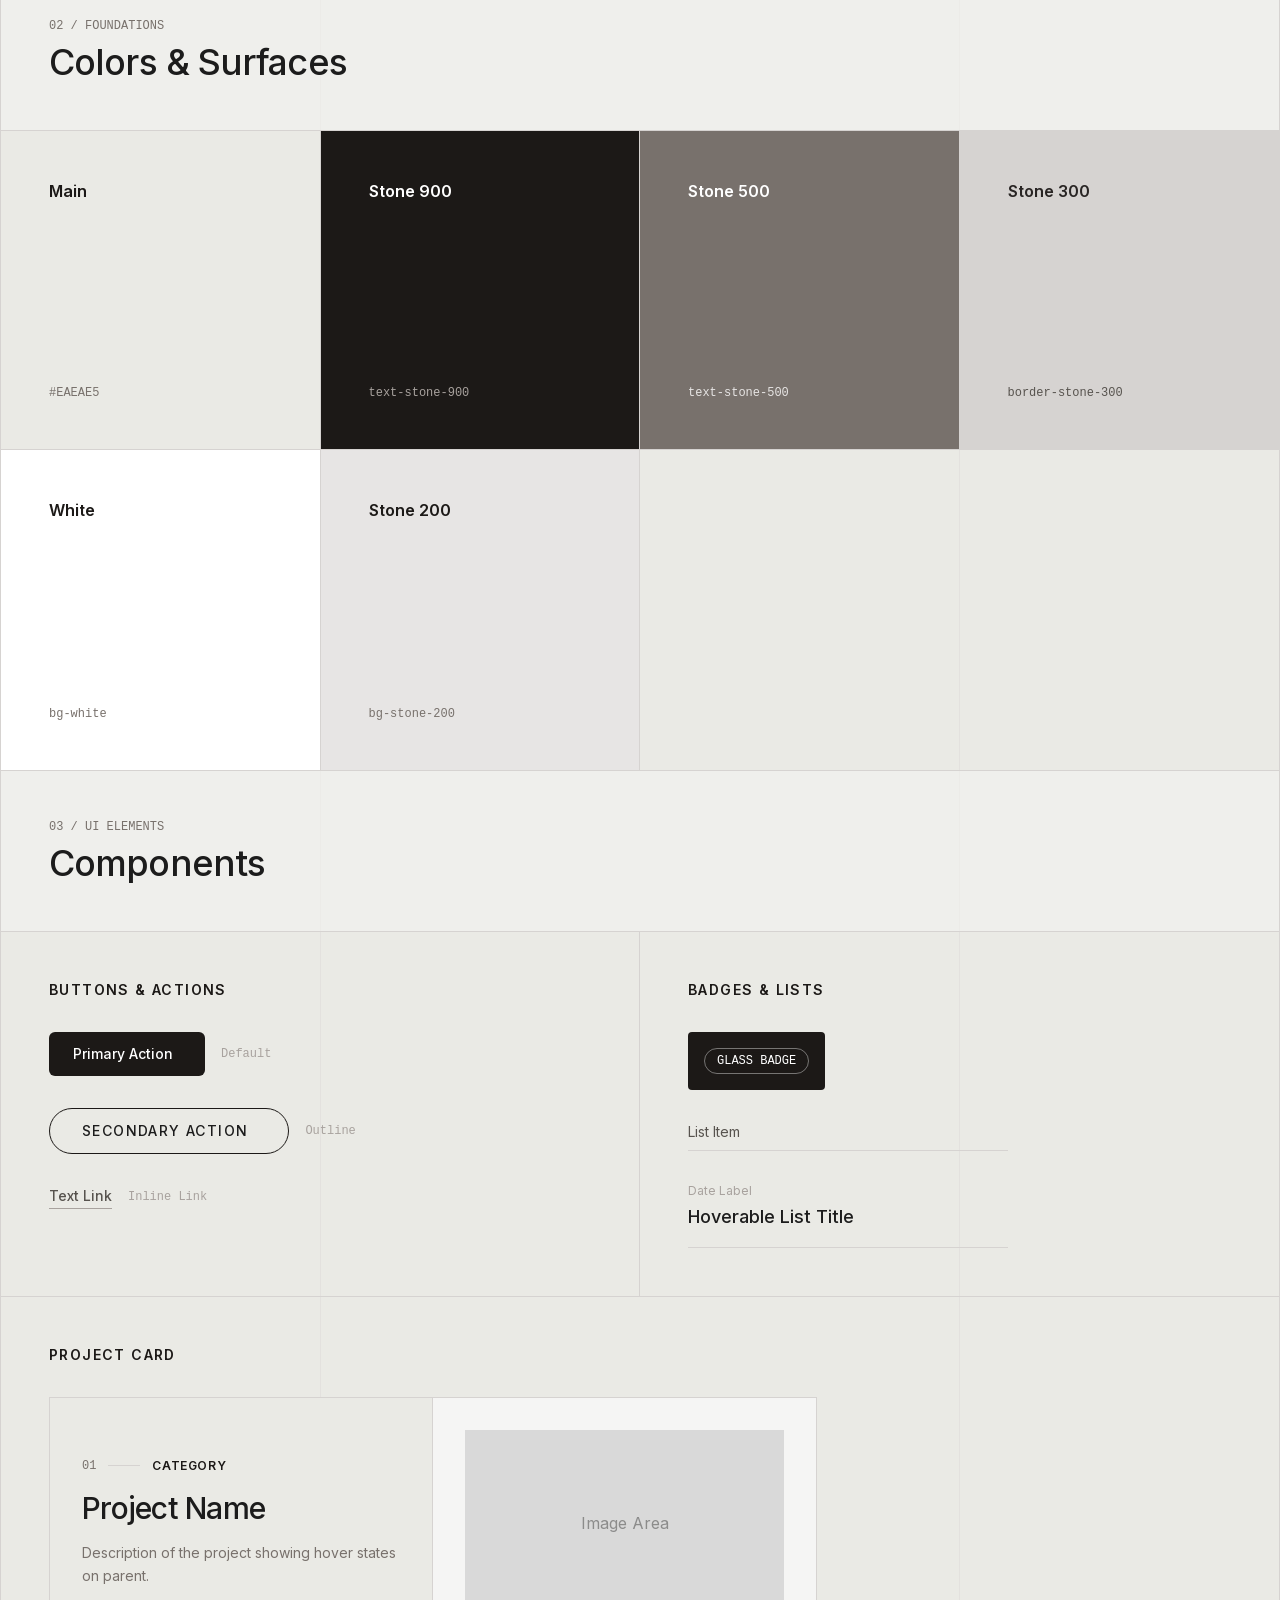
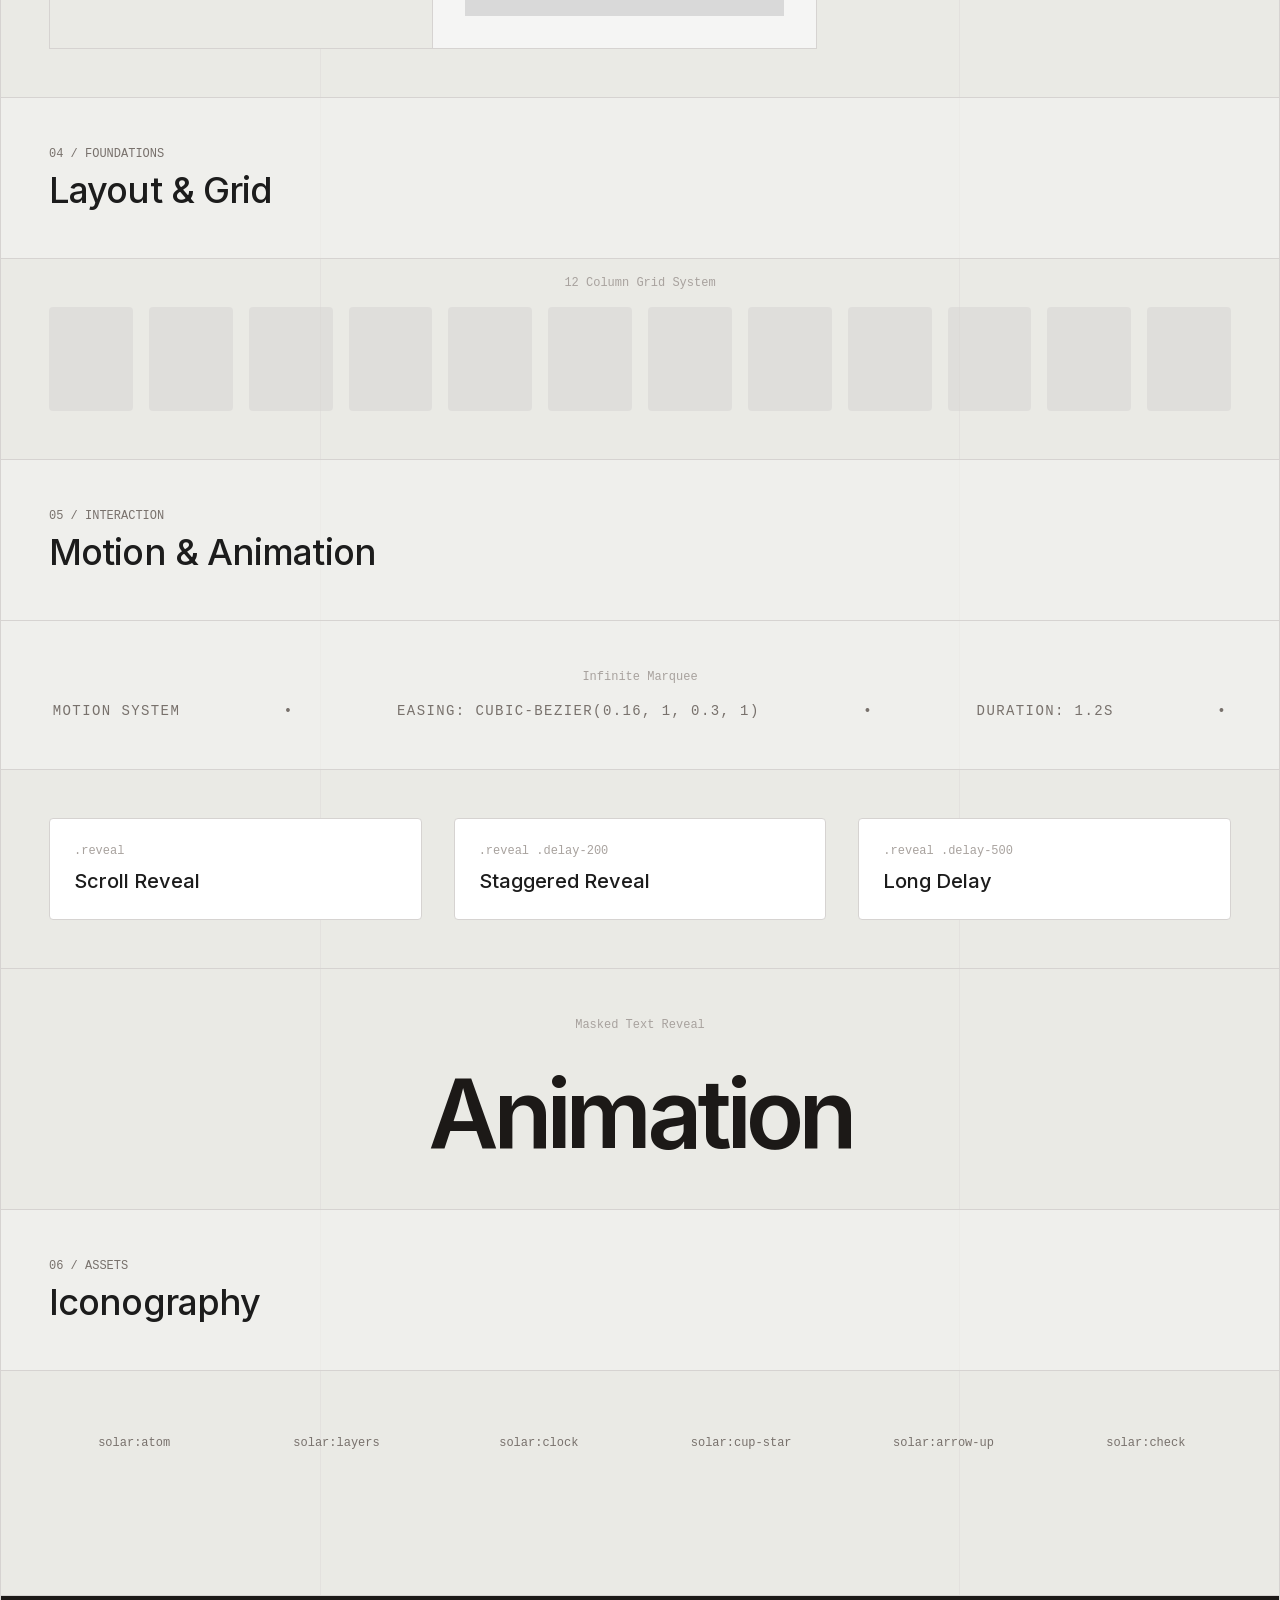
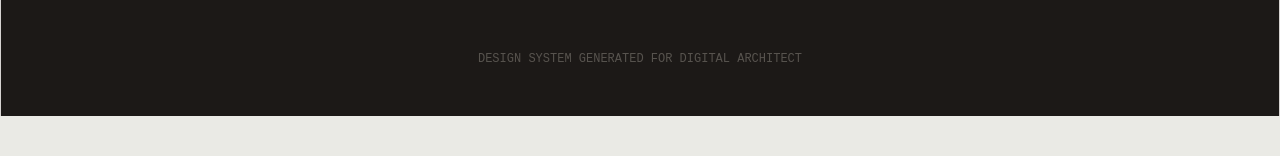
<file: artools/assets/templates/digital-architect.aura.build/design-system.html>
<!DOCTYPE html>
<html class="scroll-smooth" lang="en">

<head>
    <meta charset="utf-8" />
    <meta content="width=device-width, initial-scale=1.0" name="viewport" />
    <title>Design System - Digital Architect</title>
    <script src="assets/resource_3fa48481346f.js"></script>
    <script src="assets/iconify-icon_d39ffc6e4c56.js"></script>
    <link href="assets/css2_19fd9cc6b396.css" rel="stylesheet" />
    <style>
        body {
            font-family: 'Inter', sans-serif;
            background-color: #EAEAE5;
            color: #1C1C1C;
            overflow-x: hidden;
        }

        /* Base Reveal Animation (Scroll triggered) */
        .reveal {
            opacity: 0;
            transform: translateY(2rem);
            transition: all 1s cubic-bezier(0.16, 1, 0.3, 1);
        }

        .reveal.active {
            opacity: 1;
            transform: translateY(0);
        }

        /* Masked Text Reveal (For Hero Title) */
        .text-reveal-wrapper {
            overflow: hidden;
            display: inline-block;
            vertical-align: bottom;
        }

        .text-reveal-content {
            transform: translateY(110%);
            opacity: 0;
            transition: transform 1.2s cubic-bezier(0.16, 1, 0.3, 1), opacity 1.2s ease;
            display: block;
        }

        .reveal-active .text-reveal-content {
            transform: translateY(0);
            opacity: 1;
        }

        /* Stagger Delays */
        .delay-100 {
            transition-delay: 0.1s;
        }

        .delay-200 {
            transition-delay: 0.2s;
        }

        .delay-300 {
            transition-delay: 0.3s;
        }

        .delay-500 {
            transition-delay: 0.5s;
        }

        .delay-700 {
            transition-delay: 0.7s;
        }

        /* Carousel Fade & Ken Burns */
        .carousel-slide {
            position: absolute;
            inset: 0;
            transition: opacity 1.5s ease-in-out;
            opacity: 0;
            overflow: hidden;
        }

        .carousel-slide.active {
            opacity: 1;
        }

        .carousel-slide img {
            transform: scale(1);
            transition: transform 10s ease-out;
        }

        .carousel-slide.active img {
            transform: scale(1.1);
        }

        /* Marquee Animation */
        @keyframes marquee {
            0% {
                transform: translateX(0);
            }

            100% {
                transform: translateX(-50%);
            }
        }

        .animate-marquee {
            display: inline-block;
            padding-left: 100%;
            animation: marquee 30s linear infinite;
        }

        /* Add a clone to the HTML for seamless loop or use padding method */
        .marquee-container {
            display: flex;
            overflow: hidden;
            user-select: none;
        }

        .marquee-content {
            flex-shrink: 0;
            display: flex;
            justify-content: space-around;
            min-width: 100%;
            animation: scroll 40s linear infinite;
        }

        @keyframes scroll {
            from {
                transform: translateX(0);
            }

            to {
                transform: translateX(-100%);
            }
        }

        /* Nav Load Animation */
        .nav-load {
            opacity: 0;
            transform: translateY(-10px);
            transition: all 0.8s ease-out;
        }

        .nav-load.loaded {
            opacity: 1;
            transform: translateY(0);
        }

        /* Icon Alignment Fix */
        iconify-icon {
            display: inline-flex;
            align-items: center;
            justify-content: center;
            vertical-align: middle;
        }

        /* Utilities */
        .no-scrollbar::-webkit-scrollbar {
            display: none;
        }

        .parallax-element {
            will-change: transform;
        }
    </style>
</head>

<body class="antialiased min-h-screen selection:bg-stone-800 selection:text-white pb-10">
    <!-- Main Container -->
    <div class="max-w-[1400px] mx-auto border-x border-stone-300 relative bg-[#EAEAE5]">

        <!-- Vertical Grid Guide Lines -->
        <div class="absolute inset-0 pointer-events-none grid grid-cols-1 md:grid-cols-12 gap-0 z-0 h-full w-full">
            <div class="hidden md:block md:col-span-3 border-r border-stone-300/40 h-full"></div>
            <div class="hidden md:block md:col-span-6 border-r border-stone-300/40 h-full"></div>
            <div class="hidden md:block md:col-span-3 h-full"></div>
        </div>

        <!-- Navigation (System Nav) -->
        <header class="relative z-50 border-b border-stone-300 sticky top-0 bg-[#EAEAE5] nav-load">
            <div class="flex justify-between items-center px-4 md:px-6 py-5">
                <div class="flex items-center gap-6">
                    <a class="text-xs font-medium tracking-widest uppercase hover:text-stone-500 transition-colors"
                        href="#typography">Typography</a>
                    <a class="text-xs font-medium tracking-widest uppercase hover:text-stone-500 transition-colors"
                        href="#colors">Colors</a>
                    <a class="text-xs font-medium tracking-widest uppercase hidden md:block hover:text-stone-500 transition-colors"
                        href="#components">Components</a>
                </div>
                <div class="absolute left-1/2 -translate-x-1/2 flex items-center gap-2 group cursor-pointer">
                    <iconify-icon class="text-xl group-hover:rotate-180 transition-transform duration-700"
                        icon="solar:atom-linear"></iconify-icon>
                    <span class="font-bold tracking-tighter text-lg">SYSTEM</span>
                </div>
                <div class="flex items-center gap-6">
                    <a class="text-xs font-medium tracking-widest uppercase hidden md:block hover:text-stone-500 transition-colors"
                        href="#layout">Layout</a>
                    <a class="text-xs font-medium tracking-widest uppercase hover:text-stone-500 transition-colors"
                        href="#motion">Motion</a>
                    <a class="text-xs font-medium tracking-widest uppercase hover:text-stone-500 transition-colors"
                        href="index.html">Back to Site</a>
                </div>
            </div>
        </header>

        <!-- 0) Hero (Clone) -->
        <section class="relative z-10 grid grid-cols-1 md:grid-cols-12 border-b border-stone-300 min-h-[600px]">
            <!-- Hero Carousel -->
            <div
                class="col-span-1 md:col-span-9 border-b md:border-b-0 md:border-r border-stone-300 relative group overflow-hidden bg-stone-200">
                <div class="w-full h-full relative" id="hero-carousel">
                    <!-- Slide 1 -->
                    <div class="carousel-slide active">
                        <img class="w-full h-full object-cover grayscale contrast-125 parallax-img" data-speed="0.05"
                            src="assets/c7fa69dd-d7fb-48f2-a866-ef3663_f6b789593f38.webp" />
                    </div>
                </div>
                <div
                    class="absolute top-0 left-0 w-full h-full bg-gradient-to-b from-transparent to-stone-900/40 pointer-events-none">
                </div>
                <!-- Hero Text -->
                <div class="absolute bottom-6 left-6 md:bottom-10 md:left-10 text-white mix-blend-difference z-20">
                    <h1 class="text-6xl md:text-8xl font-semibold tracking-tighter leading-none mb-2" id="hero-title">
                        <span class="text-reveal-wrapper"><span
                                class="text-reveal-content delay-200">Design</span></span>
                        <span class="text-reveal-wrapper"><span
                                class="text-reveal-content delay-300">System</span></span>
                    </h1>
                    <div class="mt-6 flex items-center gap-4 reveal delay-500 hero-badge">
                        <span
                            class="px-3 py-1 border border-white/40 rounded-full text-xs font-mono uppercase backdrop-blur-md">v1.0</span>
                        <span
                            class="px-3 py-1 border border-white/40 rounded-full text-xs font-mono uppercase backdrop-blur-md">2024</span>
                    </div>
                </div>
            </div>
            <!-- Stats Column -->
            <div class="col-span-1 md:col-span-3 grid grid-rows-2 h-full min-h-[400px]">
                <!-- Stat 1 -->
                <div
                    class="row-span-1 border-b border-stone-300 p-8 flex flex-col justify-between reveal delay-500 hero-stat group hover:bg-white transition-colors">
                    <iconify-icon class="text-3xl text-stone-400 group-hover:text-stone-800 transition-colors"
                        icon="solar:layers-minimalistic-linear"></iconify-icon>
                    <div>
                        <h2 class="text-5xl font-medium tracking-tighter">14</h2>
                        <span class="text-xs font-mono text-stone-500 mt-1 block">COMPONENTS</span>
                    </div>
                </div>
                <!-- Stat 2 -->
                <div
                    class="row-span-1 p-8 flex flex-col justify-between reveal delay-700 hero-stat group hover:bg-white transition-colors relative overflow-hidden">
                    <iconify-icon class="text-3xl text-stone-400 group-hover:text-stone-800 transition-colors"
                        icon="solar:palette-linear"></iconify-icon>
                    <div>
                        <h2 class="text-5xl font-medium tracking-tighter">05</h2>
                        <span class="text-xs font-mono text-stone-500 mt-1 block">COLOR TOKENS</span>
                    </div>
                    <div class="absolute top-4 right-4 animate-spin-slow">
                        <iconify-icon
                            class="text-stone-200 text-6xl opacity-0 group-hover:opacity-100 transition-opacity duration-700"
                            icon="solar:star-fall-linear"></iconify-icon>
                    </div>
                </div>
            </div>
        </section>

        <!-- 1) Typography -->
        <section id="typography" class="relative z-10 border-b border-stone-300">
            <div class="p-8 md:p-12 border-b border-stone-300 bg-stone-100/50">
                <span class="text-xs font-mono uppercase text-stone-500 block mb-2">01 / Foundations</span>
                <h2 class="text-4xl font-medium tracking-tight">Typography</h2>
            </div>

            <div class="grid grid-cols-1">
                <!-- Heading 1 -->
                <div class="grid grid-cols-1 md:grid-cols-12 border-b border-stone-300 p-8 md:p-12 items-baseline">
                    <div class="col-span-3 text-xs font-mono text-stone-400 uppercase tracking-widest mb-4 md:mb-0">
                        Display H1</div>
                    <div class="col-span-7">
                        <h1 class="text-6xl md:text-8xl font-semibold tracking-tighter leading-none text-stone-900">
                            Digital Architect
                        </h1>
                    </div>
                    <div class="col-span-2 text-right text-xs font-mono text-stone-400">
                        6rem / 1
                    </div>
                </div>

                <!-- Heading 2 -->
                <div class="grid grid-cols-1 md:grid-cols-12 border-b border-stone-300 p-8 md:p-12 items-baseline">
                    <div class="col-span-3 text-xs font-mono text-stone-400 uppercase tracking-widest mb-4 md:mb-0">
                        Heading H2</div>
                    <div class="col-span-7">
                        <h2 class="text-5xl font-medium tracking-tighter text-stone-900">
                            Design & Strategy
                        </h2>
                    </div>
                    <div class="col-span-2 text-right text-xs font-mono text-stone-400">
                        3rem / Tight
                    </div>
                </div>

                <!-- Heading 3 -->
                <div class="grid grid-cols-1 md:grid-cols-12 border-b border-stone-300 p-8 md:p-12 items-baseline">
                    <div class="col-span-3 text-xs font-mono text-stone-400 uppercase tracking-widest mb-4 md:mb-0">
                        Heading H3</div>
                    <div class="col-span-7">
                        <h3 class="text-4xl font-medium tracking-tight text-stone-900">
                            Case Studies
                        </h3>
                    </div>
                    <div class="col-span-2 text-right text-xs font-mono text-stone-400">
                        2.25rem / Tight
                    </div>
                </div>

                <!-- Body / Paragraph -->
                <div class="grid grid-cols-1 md:grid-cols-12 border-b border-stone-300 p-8 md:p-12 items-baseline">
                    <div class="col-span-3 text-xs font-mono text-stone-400 uppercase tracking-widest mb-4 md:mb-0">Body
                        Large</div>
                    <div class="col-span-7">
                        <p class="text-lg leading-relaxed text-stone-800">
                            Thoughts on the intersection of design, technology, and human psychology. Exploring how we
                            can build better tools for thought.
                        </p>
                    </div>
                    <div class="col-span-2 text-right text-xs font-mono text-stone-400">
                        1.125rem / Relaxed
                    </div>
                </div>

                <!-- Meta / Labels -->
                <div class="grid grid-cols-1 md:grid-cols-12 p-8 md:p-12 items-baseline">
                    <div class="col-span-3 text-xs font-mono text-stone-400 uppercase tracking-widest mb-4 md:mb-0">
                        Label / Mono</div>
                    <div class="col-span-7">
                        <span class="text-xs font-mono uppercase tracking-widest text-stone-500">
                            Currently available for Q4 2024
                        </span>
                    </div>
                    <div class="col-span-2 text-right text-xs font-mono text-stone-400">
                        0.75rem / Widest
                    </div>
                </div>
            </div>
        </section>

        <!-- 2) Colors & Surfaces -->
        <section id="colors" class="relative z-10 border-b border-stone-300">
            <div class="p-8 md:p-12 border-b border-stone-300 bg-stone-100/50">
                <span class="text-xs font-mono uppercase text-stone-500 block mb-2">02 / Foundations</span>
                <h2 class="text-4xl font-medium tracking-tight">Colors & Surfaces</h2>
            </div>

            <div class="grid grid-cols-2 md:grid-cols-4">
                <!-- Background Main -->
                <div
                    class="col-span-1 p-8 md:p-12 border-r border-b border-stone-300 bg-[#EAEAE5] flex flex-col justify-between aspect-square">
                    <div class="text-stone-900 font-bold">Main</div>
                    <div class="font-mono text-xs text-stone-500">#EAEAE5</div>
                </div>
                <!-- Stone 900 -->
                <div
                    class="col-span-1 p-8 md:p-12 border-r border-b border-stone-300 bg-stone-900 flex flex-col justify-between aspect-square">
                    <div class="text-white font-bold">Stone 900</div>
                    <div class="font-mono text-xs text-stone-400">text-stone-900</div>
                </div>
                <!-- Stone 500 -->
                <div
                    class="col-span-1 p-8 md:p-12 border-r border-b border-stone-300 bg-stone-500 flex flex-col justify-between aspect-square">
                    <div class="text-white font-bold">Stone 500</div>
                    <div class="font-mono text-xs text-stone-200">text-stone-500</div>
                </div>
                <!-- Stone 300 -->
                <div
                    class="col-span-1 p-8 md:p-12 border-b border-stone-300 bg-stone-300 flex flex-col justify-between aspect-square">
                    <div class="text-stone-800 font-bold">Stone 300</div>
                    <div class="font-mono text-xs text-stone-600">border-stone-300</div>
                </div>
                <!-- White -->
                <div
                    class="col-span-1 p-8 md:p-12 border-r border-stone-300 bg-white flex flex-col justify-between aspect-square">
                    <div class="text-stone-900 font-bold">White</div>
                    <div class="font-mono text-xs text-stone-500">bg-white</div>
                </div>
                <!-- Stone 200 -->
                <div
                    class="col-span-1 p-8 md:p-12 border-r border-stone-300 bg-stone-200 flex flex-col justify-between aspect-square">
                    <div class="text-stone-900 font-bold">Stone 200</div>
                    <div class="font-mono text-xs text-stone-500">bg-stone-200</div>
                </div>
            </div>
        </section>

        <!-- 3) UI Components -->
        <section id="components" class="relative z-10 border-b border-stone-300">
            <div class="p-8 md:p-12 border-b border-stone-300 bg-stone-100/50">
                <span class="text-xs font-mono uppercase text-stone-500 block mb-2">03 / UI Elements</span>
                <h2 class="text-4xl font-medium tracking-tight">Components</h2>
            </div>

            <div class="grid grid-cols-1 md:grid-cols-2">

                <!-- Buttons & Links -->
                <div class="p-8 md:p-12 border-b md:border-b-0 md:border-r border-stone-300">
                    <h3 class="text-sm font-bold uppercase tracking-widest text-stone-900 mb-8">Buttons & Actions</h3>
                    <div class="space-y-8">

                        <!-- Primary Button -->
                        <div class="flex items-center gap-4">
                            <button
                                class="px-6 py-3 bg-stone-900 text-white rounded-md text-sm font-medium hover:bg-stone-700 transition-all flex items-center gap-2 group">
                                Primary Action
                                <iconify-icon class="text-lg group-hover:translate-y-1 transition-transform"
                                    icon="solar:file-download-linear"></iconify-icon>
                            </button>
                            <span class="text-xs font-mono text-stone-400">Default</span>
                        </div>

                        <!-- Outline / Pill Button -->
                        <div class="flex items-center gap-4">
                            <a class="inline-flex items-center gap-2 text-sm font-medium uppercase tracking-widest border border-stone-900 rounded-full px-8 py-3 hover:bg-stone-900 hover:text-white transition-all"
                                href="#">
                                Secondary Action
                                <iconify-icon class="text-lg" icon="solar:arrow-right-linear"></iconify-icon>
                            </a>
                            <span class="text-xs font-mono text-stone-400">Outline</span>
                        </div>

                        <!-- Link -->
                        <div class="flex items-center gap-4">
                            <a class="text-sm font-medium text-stone-600 hover:text-stone-900 border-b border-stone-400 hover:border-stone-900 pb-0.5 transition-colors"
                                href="#">Text Link</a>
                            <span class="text-xs font-mono text-stone-400">Inline Link</span>
                        </div>
                    </div>
                </div>

                <!-- Badges & Lists -->
                <div class="p-8 md:p-12">
                    <h3 class="text-sm font-bold uppercase tracking-widest text-stone-900 mb-8">Badges & Lists</h3>

                    <div class="space-y-8">
                        <!-- Glass Badge -->
                        <div class="flex items-center gap-4 bg-stone-900 p-4 rounded max-w-max">
                            <span
                                class="px-3 py-1 border border-white/40 rounded-full text-xs font-mono uppercase backdrop-blur-md text-white">Glass
                                Badge</span>
                        </div>

                        <!-- Check List Item -->
                        <div class="max-w-xs">
                            <div class="flex items-center justify-between border-b border-stone-300 pb-2">
                                <span class="text-sm text-stone-600">List Item</span>
                                <iconify-icon class="text-stone-400 text-lg"
                                    icon="solar:check-circle-linear"></iconify-icon>
                            </div>
                        </div>

                        <!-- Journal Item -->
                        <div class="max-w-xs">
                            <a class="group flex items-start justify-between border-b border-stone-300 pb-4" href="#">
                                <div>
                                    <span class="text-xs text-stone-400 mb-1 block">Date Label</span>
                                    <h4 class="text-lg font-medium group-hover:text-stone-600 transition-colors">
                                        Hoverable List Title</h4>
                                </div>
                                <iconify-icon class="text-stone-300 text-xl group-hover:text-stone-900 transition-all"
                                    icon="solar:arrow-right-up-linear"></iconify-icon>
                            </a>
                        </div>
                    </div>
                </div>
            </div>

            <!-- Cards -->
            <div class="border-t border-stone-300">
                <div class="p-8 md:p-12">
                    <h3 class="text-sm font-bold uppercase tracking-widest text-stone-900 mb-8">Project Card</h3>

                    <!-- Card Instance -->
                    <div
                        class="group border border-stone-300 bg-[#EAEAE5] hover:bg-white transition-colors duration-500 cursor-pointer overflow-hidden max-w-3xl">
                        <div class="grid grid-cols-1 md:grid-cols-2 min-h-[250px]">
                            <div
                                class="col-span-1 p-8 flex flex-col justify-center border-r border-stone-300/0 md:border-stone-300">
                                <div class="flex items-center gap-3 mb-4">
                                    <span class="text-xs font-mono text-stone-500">01</span>
                                    <div class="h-px w-8 bg-stone-300"></div>
                                    <span
                                        class="text-xs font-bold uppercase tracking-wider text-stone-900">Category</span>
                                </div>
                                <h4
                                    class="text-3xl font-medium tracking-tight mb-4 group-hover:translate-x-2 transition-transform duration-500">
                                    Project Name</h4>
                                <p class="text-stone-500 text-sm leading-relaxed">Description of the project showing
                                    hover states on parent.</p>
                            </div>
                            <div class="col-span-1 relative overflow-hidden bg-stone-100">
                                <div class="absolute inset-0 flex items-center justify-center p-8">
                                    <div
                                        class="w-full h-full bg-stone-300 grayscale opacity-80 group-hover:scale-105 group-hover:grayscale-0 transition-all duration-700 flex items-center justify-center text-stone-500">
                                        Image Area
                                    </div>
                                </div>
                            </div>
                        </div>
                    </div>

                </div>
            </div>
        </section>

        <!-- 4) Layout & Spacing -->
        <section id="layout" class="relative z-10 border-b border-stone-300">
            <div class="p-8 md:p-12 border-b border-stone-300 bg-stone-100/50">
                <span class="text-xs font-mono uppercase text-stone-500 block mb-2">04 / Foundations</span>
                <h2 class="text-4xl font-medium tracking-tight">Layout & Grid</h2>
            </div>

            <div class="p-8 md:p-12 grid grid-cols-12 gap-4 h-[200px] relative">
                <div class="col-span-12 text-center text-xs font-mono text-stone-400 mb-4 absolute top-4 left-0 w-full">
                    12 Column Grid System</div>

                <div class="col-span-1 bg-stone-300/50 h-full rounded"></div>
                <div class="col-span-1 bg-stone-300/50 h-full rounded"></div>
                <div class="col-span-1 bg-stone-300/50 h-full rounded"></div>
                <div class="col-span-1 bg-stone-300/50 h-full rounded"></div>
                <div class="col-span-1 bg-stone-300/50 h-full rounded"></div>
                <div class="col-span-1 bg-stone-300/50 h-full rounded"></div>
                <div class="col-span-1 bg-stone-300/50 h-full rounded"></div>
                <div class="col-span-1 bg-stone-300/50 h-full rounded"></div>
                <div class="col-span-1 bg-stone-300/50 h-full rounded"></div>
                <div class="col-span-1 bg-stone-300/50 h-full rounded"></div>
                <div class="col-span-1 bg-stone-300/50 h-full rounded"></div>
                <div class="col-span-1 bg-stone-300/50 h-full rounded"></div>
            </div>
        </section>

        <!-- 5) Motion -->
        <section id="motion" class="relative z-10 border-b border-stone-300 overflow-hidden">
            <div class="p-8 md:p-12 border-b border-stone-300 bg-stone-100/50">
                <span class="text-xs font-mono uppercase text-stone-500 block mb-2">05 / Interaction</span>
                <h2 class="text-4xl font-medium tracking-tight">Motion & Animation</h2>
            </div>

            <!-- Marquee -->
            <div class="py-12 border-b border-stone-300 bg-stone-100/50">
                <div class="text-center text-xs font-mono text-stone-400 mb-4">Infinite Marquee</div>
                <div class="marquee-container">
                    <div class="marquee-content">
                        <span class="text-sm font-mono uppercase tracking-widest text-stone-500 mx-8">Motion
                            System</span>
                        <span class="text-sm font-mono uppercase tracking-widest text-stone-500 mx-8">•</span>
                        <span class="text-sm font-mono uppercase tracking-widest text-stone-500 mx-8">Easing:
                            cubic-bezier(0.16, 1, 0.3, 1)</span>
                        <span class="text-sm font-mono uppercase tracking-widest text-stone-500 mx-8">•</span>
                        <span class="text-sm font-mono uppercase tracking-widest text-stone-500 mx-8">Duration:
                            1.2s</span>
                        <span class="text-sm font-mono uppercase tracking-widest text-stone-500 mx-8">•</span>
                    </div>
                    <!-- Duplicate -->
                    <div class="marquee-content">
                        <span class="text-sm font-mono uppercase tracking-widest text-stone-500 mx-8">Motion
                            System</span>
                        <span class="text-sm font-mono uppercase tracking-widest text-stone-500 mx-8">•</span>
                        <span class="text-sm font-mono uppercase tracking-widest text-stone-500 mx-8">Easing:
                            cubic-bezier(0.16, 1, 0.3, 1)</span>
                        <span class="text-sm font-mono uppercase tracking-widest text-stone-500 mx-8">•</span>
                        <span class="text-sm font-mono uppercase tracking-widest text-stone-500 mx-8">Duration:
                            1.2s</span>
                        <span class="text-sm font-mono uppercase tracking-widest text-stone-500 mx-8">•</span>
                    </div>
                </div>
            </div>

            <!-- Reveal Examples -->
            <div class="p-8 md:p-12 grid grid-cols-1 md:grid-cols-3 gap-8">
                <div class="p-6 border border-stone-300 rounded bg-white reveal">
                    <span class="text-xs font-mono text-stone-400 block mb-2">.reveal</span>
                    <h4 class="text-xl font-medium">Scroll Reveal</h4>
                </div>
                <div class="p-6 border border-stone-300 rounded bg-white reveal delay-200">
                    <span class="text-xs font-mono text-stone-400 block mb-2">.reveal .delay-200</span>
                    <h4 class="text-xl font-medium">Staggered Reveal</h4>
                </div>
                <div class="p-6 border border-stone-300 rounded bg-white reveal delay-500">
                    <span class="text-xs font-mono text-stone-400 block mb-2">.reveal .delay-500</span>
                    <h4 class="text-xl font-medium">Long Delay</h4>
                </div>
            </div>

            <!-- Text Reveal -->
            <div class="p-8 md:p-12 border-t border-stone-300 text-center">
                <span class="text-xs font-mono text-stone-400 block mb-8">Masked Text Reveal</span>
                <h2 class="text-6xl md:text-8xl font-semibold tracking-tighter leading-none text-stone-900">
                    <span class="text-reveal-wrapper"><span class="text-reveal-content">Animation</span></span>
                </h2>
            </div>
        </section>

        <!-- 6) Icons -->
        <section class="relative z-10 border-b border-stone-300 pb-24">
            <div class="p-8 md:p-12 border-b border-stone-300 bg-stone-100/50">
                <span class="text-xs font-mono uppercase text-stone-500 block mb-2">06 / Assets</span>
                <h2 class="text-4xl font-medium tracking-tight">Iconography</h2>
            </div>

            <div class="p-8 md:p-12 grid grid-cols-2 md:grid-cols-6 gap-8 justify-items-center">
                <div class="flex flex-col items-center gap-4">
                    <iconify-icon class="text-3xl text-stone-800" icon="solar:atom-linear"></iconify-icon>
                    <span class="text-xs font-mono text-stone-500">solar:atom</span>
                </div>
                <div class="flex flex-col items-center gap-4">
                    <iconify-icon class="text-3xl text-stone-800"
                        icon="solar:layers-minimalistic-linear"></iconify-icon>
                    <span class="text-xs font-mono text-stone-500">solar:layers</span>
                </div>
                <div class="flex flex-col items-center gap-4">
                    <iconify-icon class="text-3xl text-stone-800" icon="solar:clock-circle-linear"></iconify-icon>
                    <span class="text-xs font-mono text-stone-500">solar:clock</span>
                </div>
                <div class="flex flex-col items-center gap-4">
                    <iconify-icon class="text-3xl text-stone-800" icon="solar:cup-star-linear"></iconify-icon>
                    <span class="text-xs font-mono text-stone-500">solar:cup-star</span>
                </div>
                <div class="flex flex-col items-center gap-4">
                    <iconify-icon class="text-3xl text-stone-800" icon="solar:arrow-right-up-linear"></iconify-icon>
                    <span class="text-xs font-mono text-stone-500">solar:arrow-up</span>
                </div>
                <div class="flex flex-col items-center gap-4">
                    <iconify-icon class="text-3xl text-stone-800" icon="solar:check-circle-linear"></iconify-icon>
                    <span class="text-xs font-mono text-stone-500">solar:check</span>
                </div>
            </div>
        </section>

        <!-- Footer -->
        <footer class="relative z-10 bg-stone-900 text-stone-200 py-12 text-center">
            <span class="text-xs font-mono uppercase text-stone-600">Design System Generated for Digital
                Architect</span>
        </footer>

    </div>

    <script>
        // Intersection Observer for Reveals (Re-used from original)
        document.addEventListener('DOMContentLoaded', () => {

            // 1. Initial Hero Animations
            setTimeout(() => {
                document.querySelector('header').classList.add('loaded');
            }, 100);

            setTimeout(() => {
                const heroTitle = document.getElementById('hero-title');
                if (heroTitle) heroTitle.classList.add('reveal-active');
            }, 500);

            setTimeout(() => {
                document.querySelectorAll('.hero-badge, .hero-stat').forEach(el => {
                    el.classList.add('active');
                });
            }, 500);

            // 2. Scroll Observer
            const observerOptions = {
                root: null,
                rootMargin: '0px',
                threshold: 0.15
            };

            const observer = new IntersectionObserver((entries) => {
                entries.forEach(entry => {
                    if (entry.isIntersecting) {
                        entry.target.classList.add('active');
                        // Add reveal-active to children if they exist (for text reveals)
                        const textWrappers = entry.target.querySelectorAll('.text-reveal-wrapper');
                        if (textWrappers.length > 0 || entry.target.classList.contains('text-reveal-wrapper')) {
                            entry.target.classList.add('reveal-active');
                        }
                        // Handle internal text reveal wrappers specifically (like the Motion section h2)
                        if (entry.target.tagName === 'H2' || entry.target.tagName === 'H1') {
                            entry.target.classList.add('reveal-active');
                        }
                    }
                });
            }, observerOptions);

            document.querySelectorAll('.reveal').forEach(el => observer.observe(el));

            // Observe custom text reveal sections if they are not inside a .reveal container
            document.querySelectorAll('h1, h2').forEach(el => {
                if (el.querySelector('.text-reveal-content')) observer.observe(el);
            });

            // 3. Carousel Logic
            const slides = document.querySelectorAll('.carousel-slide');
            let currentSlide = 0;
            if (slides.length > 0) {
                setInterval(() => {
                    slides[currentSlide].classList.remove('active');
                    currentSlide = (currentSlide + 1) % slides.length;
                    slides[currentSlide].classList.add('active');
                }, 5000);
            }


            // 4. Parallax Logic
            window.addEventListener('scroll', () => {
                const scrolled = window.scrollY;
                document.querySelectorAll('.parallax-img').forEach((el) => {
                    const speed = el.dataset.speed || 0.1;
                    el.style.transform = `translateY(${scrolled * speed}px)`;
                });
            });
        });
    </script>
</body>

</html>
</file>
<file: artools/assets/templates/animations-gemini/assets/css2_d532a689d235.css>
/* cyrillic-ext */
@font-face {
  font-family: 'Inter';
  font-style: normal;
  font-weight: 200;
  font-display: swap;
  src: url("UcC73FwrK3iLTeHuS_nVMrMxCp50Sj_7249155f7a06.woff2") format('woff2');
  unicode-range: U+0460-052F, U+1C80-1C8A, U+20B4, U+2DE0-2DFF, U+A640-A69F, U+FE2E-FE2F;
}
/* cyrillic */
@font-face {
  font-family: 'Inter';
  font-style: normal;
  font-weight: 200;
  font-display: swap;
  src: url("UcC73FwrK3iLTeHuS_nVMrMxCp50Sj_e34c5f1bf15e.woff2") format('woff2');
  unicode-range: U+0301, U+0400-045F, U+0490-0491, U+04B0-04B1, U+2116;
}
/* greek-ext */
@font-face {
  font-family: 'Inter';
  font-style: normal;
  font-weight: 200;
  font-display: swap;
  src: url("UcC73FwrK3iLTeHuS_nVMrMxCp50Sj_6e1a6b2b96f4.woff2") format('woff2');
  unicode-range: U+1F00-1FFF;
}
/* greek */
@font-face {
  font-family: 'Inter';
  font-style: normal;
  font-weight: 200;
  font-display: swap;
  src: url("UcC73FwrK3iLTeHuS_nVMrMxCp50Sj_656bbed6cec3.woff2") format('woff2');
  unicode-range: U+0370-0377, U+037A-037F, U+0384-038A, U+038C, U+038E-03A1, U+03A3-03FF;
}
/* vietnamese */
@font-face {
  font-family: 'Inter';
  font-style: normal;
  font-weight: 200;
  font-display: swap;
  src: url("UcC73FwrK3iLTeHuS_nVMrMxCp50Sj_fc83e07548c4.woff2") format('woff2');
  unicode-range: U+0102-0103, U+0110-0111, U+0128-0129, U+0168-0169, U+01A0-01A1, U+01AF-01B0, U+0300-0301, U+0303-0304, U+0308-0309, U+0323, U+0329, U+1EA0-1EF9, U+20AB;
}
/* latin-ext */
@font-face {
  font-family: 'Inter';
  font-style: normal;
  font-weight: 200;
  font-display: swap;
  src: url("UcC73FwrK3iLTeHuS_nVMrMxCp50Sj_749a308406a6.woff2") format('woff2');
  unicode-range: U+0100-02BA, U+02BD-02C5, U+02C7-02CC, U+02CE-02D7, U+02DD-02FF, U+0304, U+0308, U+0329, U+1D00-1DBF, U+1E00-1E9F, U+1EF2-1EFF, U+2020, U+20A0-20AB, U+20AD-20C0, U+2113, U+2C60-2C7F, U+A720-A7FF;
}
/* latin */
@font-face {
  font-family: 'Inter';
  font-style: normal;
  font-weight: 200;
  font-display: swap;
  src: url("UcC73FwrK3iLTeHuS_nVMrMxCp50Sj_1ab1ad55902b.woff2") format('woff2');
  unicode-range: U+0000-00FF, U+0131, U+0152-0153, U+02BB-02BC, U+02C6, U+02DA, U+02DC, U+0304, U+0308, U+0329, U+2000-206F, U+20AC, U+2122, U+2191, U+2193, U+2212, U+2215, U+FEFF, U+FFFD;
}
/* cyrillic-ext */
@font-face {
  font-family: 'Inter';
  font-style: normal;
  font-weight: 300;
  font-display: swap;
  src: url("UcC73FwrK3iLTeHuS_nVMrMxCp50Sj_7249155f7a06.woff2") format('woff2');
  unicode-range: U+0460-052F, U+1C80-1C8A, U+20B4, U+2DE0-2DFF, U+A640-A69F, U+FE2E-FE2F;
}
/* cyrillic */
@font-face {
  font-family: 'Inter';
  font-style: normal;
  font-weight: 300;
  font-display: swap;
  src: url("UcC73FwrK3iLTeHuS_nVMrMxCp50Sj_e34c5f1bf15e.woff2") format('woff2');
  unicode-range: U+0301, U+0400-045F, U+0490-0491, U+04B0-04B1, U+2116;
}
/* greek-ext */
@font-face {
  font-family: 'Inter';
  font-style: normal;
  font-weight: 300;
  font-display: swap;
  src: url("UcC73FwrK3iLTeHuS_nVMrMxCp50Sj_6e1a6b2b96f4.woff2") format('woff2');
  unicode-range: U+1F00-1FFF;
}
/* greek */
@font-face {
  font-family: 'Inter';
  font-style: normal;
  font-weight: 300;
  font-display: swap;
  src: url("UcC73FwrK3iLTeHuS_nVMrMxCp50Sj_656bbed6cec3.woff2") format('woff2');
  unicode-range: U+0370-0377, U+037A-037F, U+0384-038A, U+038C, U+038E-03A1, U+03A3-03FF;
}
/* vietnamese */
@font-face {
  font-family: 'Inter';
  font-style: normal;
  font-weight: 300;
  font-display: swap;
  src: url("UcC73FwrK3iLTeHuS_nVMrMxCp50Sj_fc83e07548c4.woff2") format('woff2');
  unicode-range: U+0102-0103, U+0110-0111, U+0128-0129, U+0168-0169, U+01A0-01A1, U+01AF-01B0, U+0300-0301, U+0303-0304, U+0308-0309, U+0323, U+0329, U+1EA0-1EF9, U+20AB;
}
/* latin-ext */
@font-face {
  font-family: 'Inter';
  font-style: normal;
  font-weight: 300;
  font-display: swap;
  src: url("UcC73FwrK3iLTeHuS_nVMrMxCp50Sj_749a308406a6.woff2") format('woff2');
  unicode-range: U+0100-02BA, U+02BD-02C5, U+02C7-02CC, U+02CE-02D7, U+02DD-02FF, U+0304, U+0308, U+0329, U+1D00-1DBF, U+1E00-1E9F, U+1EF2-1EFF, U+2020, U+20A0-20AB, U+20AD-20C0, U+2113, U+2C60-2C7F, U+A720-A7FF;
}
/* latin */
@font-face {
  font-family: 'Inter';
  font-style: normal;
  font-weight: 300;
  font-display: swap;
  src: url("UcC73FwrK3iLTeHuS_nVMrMxCp50Sj_1ab1ad55902b.woff2") format('woff2');
  unicode-range: U+0000-00FF, U+0131, U+0152-0153, U+02BB-02BC, U+02C6, U+02DA, U+02DC, U+0304, U+0308, U+0329, U+2000-206F, U+20AC, U+2122, U+2191, U+2193, U+2212, U+2215, U+FEFF, U+FFFD;
}
/* cyrillic-ext */
@font-face {
  font-family: 'Inter';
  font-style: normal;
  font-weight: 400;
  font-display: swap;
  src: url("UcC73FwrK3iLTeHuS_nVMrMxCp50Sj_7249155f7a06.woff2") format('woff2');
  unicode-range: U+0460-052F, U+1C80-1C8A, U+20B4, U+2DE0-2DFF, U+A640-A69F, U+FE2E-FE2F;
}
/* cyrillic */
@font-face {
  font-family: 'Inter';
  font-style: normal;
  font-weight: 400;
  font-display: swap;
  src: url("UcC73FwrK3iLTeHuS_nVMrMxCp50Sj_e34c5f1bf15e.woff2") format('woff2');
  unicode-range: U+0301, U+0400-045F, U+0490-0491, U+04B0-04B1, U+2116;
}
/* greek-ext */
@font-face {
  font-family: 'Inter';
  font-style: normal;
  font-weight: 400;
  font-display: swap;
  src: url("UcC73FwrK3iLTeHuS_nVMrMxCp50Sj_6e1a6b2b96f4.woff2") format('woff2');
  unicode-range: U+1F00-1FFF;
}
/* greek */
@font-face {
  font-family: 'Inter';
  font-style: normal;
  font-weight: 400;
  font-display: swap;
  src: url("UcC73FwrK3iLTeHuS_nVMrMxCp50Sj_656bbed6cec3.woff2") format('woff2');
  unicode-range: U+0370-0377, U+037A-037F, U+0384-038A, U+038C, U+038E-03A1, U+03A3-03FF;
}
/* vietnamese */
@font-face {
  font-family: 'Inter';
  font-style: normal;
  font-weight: 400;
  font-display: swap;
  src: url("UcC73FwrK3iLTeHuS_nVMrMxCp50Sj_fc83e07548c4.woff2") format('woff2');
  unicode-range: U+0102-0103, U+0110-0111, U+0128-0129, U+0168-0169, U+01A0-01A1, U+01AF-01B0, U+0300-0301, U+0303-0304, U+0308-0309, U+0323, U+0329, U+1EA0-1EF9, U+20AB;
}
/* latin-ext */
@font-face {
  font-family: 'Inter';
  font-style: normal;
  font-weight: 400;
  font-display: swap;
  src: url("UcC73FwrK3iLTeHuS_nVMrMxCp50Sj_749a308406a6.woff2") format('woff2');
  unicode-range: U+0100-02BA, U+02BD-02C5, U+02C7-02CC, U+02CE-02D7, U+02DD-02FF, U+0304, U+0308, U+0329, U+1D00-1DBF, U+1E00-1E9F, U+1EF2-1EFF, U+2020, U+20A0-20AB, U+20AD-20C0, U+2113, U+2C60-2C7F, U+A720-A7FF;
}
/* latin */
@font-face {
  font-family: 'Inter';
  font-style: normal;
  font-weight: 400;
  font-display: swap;
  src: url("UcC73FwrK3iLTeHuS_nVMrMxCp50Sj_1ab1ad55902b.woff2") format('woff2');
  unicode-range: U+0000-00FF, U+0131, U+0152-0153, U+02BB-02BC, U+02C6, U+02DA, U+02DC, U+0304, U+0308, U+0329, U+2000-206F, U+20AC, U+2122, U+2191, U+2193, U+2212, U+2215, U+FEFF, U+FFFD;
}
/* cyrillic-ext */
@font-face {
  font-family: 'Inter';
  font-style: normal;
  font-weight: 500;
  font-display: swap;
  src: url("UcC73FwrK3iLTeHuS_nVMrMxCp50Sj_7249155f7a06.woff2") format('woff2');
  unicode-range: U+0460-052F, U+1C80-1C8A, U+20B4, U+2DE0-2DFF, U+A640-A69F, U+FE2E-FE2F;
}
/* cyrillic */
@font-face {
  font-family: 'Inter';
  font-style: normal;
  font-weight: 500;
  font-display: swap;
  src: url("UcC73FwrK3iLTeHuS_nVMrMxCp50Sj_e34c5f1bf15e.woff2") format('woff2');
  unicode-range: U+0301, U+0400-045F, U+0490-0491, U+04B0-04B1, U+2116;
}
/* greek-ext */
@font-face {
  font-family: 'Inter';
  font-style: normal;
  font-weight: 500;
  font-display: swap;
  src: url("UcC73FwrK3iLTeHuS_nVMrMxCp50Sj_6e1a6b2b96f4.woff2") format('woff2');
  unicode-range: U+1F00-1FFF;
}
/* greek */
@font-face {
  font-family: 'Inter';
  font-style: normal;
  font-weight: 500;
  font-display: swap;
  src: url("UcC73FwrK3iLTeHuS_nVMrMxCp50Sj_656bbed6cec3.woff2") format('woff2');
  unicode-range: U+0370-0377, U+037A-037F, U+0384-038A, U+038C, U+038E-03A1, U+03A3-03FF;
}
/* vietnamese */
@font-face {
  font-family: 'Inter';
  font-style: normal;
  font-weight: 500;
  font-display: swap;
  src: url("UcC73FwrK3iLTeHuS_nVMrMxCp50Sj_fc83e07548c4.woff2") format('woff2');
  unicode-range: U+0102-0103, U+0110-0111, U+0128-0129, U+0168-0169, U+01A0-01A1, U+01AF-01B0, U+0300-0301, U+0303-0304, U+0308-0309, U+0323, U+0329, U+1EA0-1EF9, U+20AB;
}
/* latin-ext */
@font-face {
  font-family: 'Inter';
  font-style: normal;
  font-weight: 500;
  font-display: swap;
  src: url("UcC73FwrK3iLTeHuS_nVMrMxCp50Sj_749a308406a6.woff2") format('woff2');
  unicode-range: U+0100-02BA, U+02BD-02C5, U+02C7-02CC, U+02CE-02D7, U+02DD-02FF, U+0304, U+0308, U+0329, U+1D00-1DBF, U+1E00-1E9F, U+1EF2-1EFF, U+2020, U+20A0-20AB, U+20AD-20C0, U+2113, U+2C60-2C7F, U+A720-A7FF;
}
/* latin */
@font-face {
  font-family: 'Inter';
  font-style: normal;
  font-weight: 500;
  font-display: swap;
  src: url("UcC73FwrK3iLTeHuS_nVMrMxCp50Sj_1ab1ad55902b.woff2") format('woff2');
  unicode-range: U+0000-00FF, U+0131, U+0152-0153, U+02BB-02BC, U+02C6, U+02DA, U+02DC, U+0304, U+0308, U+0329, U+2000-206F, U+20AC, U+2122, U+2191, U+2193, U+2212, U+2215, U+FEFF, U+FFFD;
}
/* cyrillic-ext */
@font-face {
  font-family: 'Inter';
  font-style: normal;
  font-weight: 600;
  font-display: swap;
  src: url("UcC73FwrK3iLTeHuS_nVMrMxCp50Sj_7249155f7a06.woff2") format('woff2');
  unicode-range: U+0460-052F, U+1C80-1C8A, U+20B4, U+2DE0-2DFF, U+A640-A69F, U+FE2E-FE2F;
}
/* cyrillic */
@font-face {
  font-family: 'Inter';
  font-style: normal;
  font-weight: 600;
  font-display: swap;
  src: url("UcC73FwrK3iLTeHuS_nVMrMxCp50Sj_e34c5f1bf15e.woff2") format('woff2');
  unicode-range: U+0301, U+0400-045F, U+0490-0491, U+04B0-04B1, U+2116;
}
/* greek-ext */
@font-face {
  font-family: 'Inter';
  font-style: normal;
  font-weight: 600;
  font-display: swap;
  src: url("UcC73FwrK3iLTeHuS_nVMrMxCp50Sj_6e1a6b2b96f4.woff2") format('woff2');
  unicode-range: U+1F00-1FFF;
}
/* greek */
@font-face {
  font-family: 'Inter';
  font-style: normal;
  font-weight: 600;
  font-display: swap;
  src: url("UcC73FwrK3iLTeHuS_nVMrMxCp50Sj_656bbed6cec3.woff2") format('woff2');
  unicode-range: U+0370-0377, U+037A-037F, U+0384-038A, U+038C, U+038E-03A1, U+03A3-03FF;
}
/* vietnamese */
@font-face {
  font-family: 'Inter';
  font-style: normal;
  font-weight: 600;
  font-display: swap;
  src: url("UcC73FwrK3iLTeHuS_nVMrMxCp50Sj_fc83e07548c4.woff2") format('woff2');
  unicode-range: U+0102-0103, U+0110-0111, U+0128-0129, U+0168-0169, U+01A0-01A1, U+01AF-01B0, U+0300-0301, U+0303-0304, U+0308-0309, U+0323, U+0329, U+1EA0-1EF9, U+20AB;
}
/* latin-ext */
@font-face {
  font-family: 'Inter';
  font-style: normal;
  font-weight: 600;
  font-display: swap;
  src: url("UcC73FwrK3iLTeHuS_nVMrMxCp50Sj_749a308406a6.woff2") format('woff2');
  unicode-range: U+0100-02BA, U+02BD-02C5, U+02C7-02CC, U+02CE-02D7, U+02DD-02FF, U+0304, U+0308, U+0329, U+1D00-1DBF, U+1E00-1E9F, U+1EF2-1EFF, U+2020, U+20A0-20AB, U+20AD-20C0, U+2113, U+2C60-2C7F, U+A720-A7FF;
}
/* latin */
@font-face {
  font-family: 'Inter';
  font-style: normal;
  font-weight: 600;
  font-display: swap;
  src: url("UcC73FwrK3iLTeHuS_nVMrMxCp50Sj_1ab1ad55902b.woff2") format('woff2');
  unicode-range: U+0000-00FF, U+0131, U+0152-0153, U+02BB-02BC, U+02C6, U+02DA, U+02DC, U+0304, U+0308, U+0329, U+2000-206F, U+20AC, U+2122, U+2191, U+2193, U+2212, U+2215, U+FEFF, U+FFFD;
}
</file>
<file: artools/assets/templates/animations-gemini/assets/css2_86e10c4bcbd4.css>
/* cyrillic */
@font-face {
  font-family: 'Geist';
  font-style: normal;
  font-weight: 300;
  font-display: swap;
  src: url("gyByhwUxId8gMEwYGFWNOITddY4_8e42e564c939.woff2") format('woff2');
  unicode-range: U+0301, U+0400-045F, U+0490-0491, U+04B0-04B1, U+2116;
}
/* latin-ext */
@font-face {
  font-family: 'Geist';
  font-style: normal;
  font-weight: 300;
  font-display: swap;
  src: url("gyByhwUxId8gMEwSGFWNOITddY4_bd9fc9d85a99.woff2") format('woff2');
  unicode-range: U+0100-02BA, U+02BD-02C5, U+02C7-02CC, U+02CE-02D7, U+02DD-02FF, U+0304, U+0308, U+0329, U+1D00-1DBF, U+1E00-1E9F, U+1EF2-1EFF, U+2020, U+20A0-20AB, U+20AD-20C0, U+2113, U+2C60-2C7F, U+A720-A7FF;
}
/* latin */
@font-face {
  font-family: 'Geist';
  font-style: normal;
  font-weight: 300;
  font-display: swap;
  src: url("gyByhwUxId8gMEwcGFWNOITd_79e7a99c0e70.woff2") format('woff2');
  unicode-range: U+0000-00FF, U+0131, U+0152-0153, U+02BB-02BC, U+02C6, U+02DA, U+02DC, U+0304, U+0308, U+0329, U+2000-206F, U+20AC, U+2122, U+2191, U+2193, U+2212, U+2215, U+FEFF, U+FFFD;
}
/* cyrillic */
@font-face {
  font-family: 'Geist';
  font-style: normal;
  font-weight: 400;
  font-display: swap;
  src: url("gyByhwUxId8gMEwYGFWNOITddY4_8e42e564c939.woff2") format('woff2');
  unicode-range: U+0301, U+0400-045F, U+0490-0491, U+04B0-04B1, U+2116;
}
/* latin-ext */
@font-face {
  font-family: 'Geist';
  font-style: normal;
  font-weight: 400;
  font-display: swap;
  src: url("gyByhwUxId8gMEwSGFWNOITddY4_bd9fc9d85a99.woff2") format('woff2');
  unicode-range: U+0100-02BA, U+02BD-02C5, U+02C7-02CC, U+02CE-02D7, U+02DD-02FF, U+0304, U+0308, U+0329, U+1D00-1DBF, U+1E00-1E9F, U+1EF2-1EFF, U+2020, U+20A0-20AB, U+20AD-20C0, U+2113, U+2C60-2C7F, U+A720-A7FF;
}
/* latin */
@font-face {
  font-family: 'Geist';
  font-style: normal;
  font-weight: 400;
  font-display: swap;
  src: url("gyByhwUxId8gMEwcGFWNOITd_79e7a99c0e70.woff2") format('woff2');
  unicode-range: U+0000-00FF, U+0131, U+0152-0153, U+02BB-02BC, U+02C6, U+02DA, U+02DC, U+0304, U+0308, U+0329, U+2000-206F, U+20AC, U+2122, U+2191, U+2193, U+2212, U+2215, U+FEFF, U+FFFD;
}
/* cyrillic */
@font-face {
  font-family: 'Geist';
  font-style: normal;
  font-weight: 500;
  font-display: swap;
  src: url("gyByhwUxId8gMEwYGFWNOITddY4_8e42e564c939.woff2") format('woff2');
  unicode-range: U+0301, U+0400-045F, U+0490-0491, U+04B0-04B1, U+2116;
}
/* latin-ext */
@font-face {
  font-family: 'Geist';
  font-style: normal;
  font-weight: 500;
  font-display: swap;
  src: url("gyByhwUxId8gMEwSGFWNOITddY4_bd9fc9d85a99.woff2") format('woff2');
  unicode-range: U+0100-02BA, U+02BD-02C5, U+02C7-02CC, U+02CE-02D7, U+02DD-02FF, U+0304, U+0308, U+0329, U+1D00-1DBF, U+1E00-1E9F, U+1EF2-1EFF, U+2020, U+20A0-20AB, U+20AD-20C0, U+2113, U+2C60-2C7F, U+A720-A7FF;
}
/* latin */
@font-face {
  font-family: 'Geist';
  font-style: normal;
  font-weight: 500;
  font-display: swap;
  src: url("gyByhwUxId8gMEwcGFWNOITd_79e7a99c0e70.woff2") format('woff2');
  unicode-range: U+0000-00FF, U+0131, U+0152-0153, U+02BB-02BC, U+02C6, U+02DA, U+02DC, U+0304, U+0308, U+0329, U+2000-206F, U+20AC, U+2122, U+2191, U+2193, U+2212, U+2215, U+FEFF, U+FFFD;
}
/* cyrillic */
@font-face {
  font-family: 'Geist';
  font-style: normal;
  font-weight: 600;
  font-display: swap;
  src: url("gyByhwUxId8gMEwYGFWNOITddY4_8e42e564c939.woff2") format('woff2');
  unicode-range: U+0301, U+0400-045F, U+0490-0491, U+04B0-04B1, U+2116;
}
/* latin-ext */
@font-face {
  font-family: 'Geist';
  font-style: normal;
  font-weight: 600;
  font-display: swap;
  src: url("gyByhwUxId8gMEwSGFWNOITddY4_bd9fc9d85a99.woff2") format('woff2');
  unicode-range: U+0100-02BA, U+02BD-02C5, U+02C7-02CC, U+02CE-02D7, U+02DD-02FF, U+0304, U+0308, U+0329, U+1D00-1DBF, U+1E00-1E9F, U+1EF2-1EFF, U+2020, U+20A0-20AB, U+20AD-20C0, U+2113, U+2C60-2C7F, U+A720-A7FF;
}
/* latin */
@font-face {
  font-family: 'Geist';
  font-style: normal;
  font-weight: 600;
  font-display: swap;
  src: url("gyByhwUxId8gMEwcGFWNOITd_79e7a99c0e70.woff2") format('woff2');
  unicode-range: U+0000-00FF, U+0131, U+0152-0153, U+02BB-02BC, U+02C6, U+02DA, U+02DC, U+0304, U+0308, U+0329, U+2000-206F, U+20AC, U+2122, U+2191, U+2193, U+2212, U+2215, U+FEFF, U+FFFD;
}
/* cyrillic */
@font-face {
  font-family: 'Geist';
  font-style: normal;
  font-weight: 700;
  font-display: swap;
  src: url("gyByhwUxId8gMEwYGFWNOITddY4_8e42e564c939.woff2") format('woff2');
  unicode-range: U+0301, U+0400-045F, U+0490-0491, U+04B0-04B1, U+2116;
}
/* latin-ext */
@font-face {
  font-family: 'Geist';
  font-style: normal;
  font-weight: 700;
  font-display: swap;
  src: url("gyByhwUxId8gMEwSGFWNOITddY4_bd9fc9d85a99.woff2") format('woff2');
  unicode-range: U+0100-02BA, U+02BD-02C5, U+02C7-02CC, U+02CE-02D7, U+02DD-02FF, U+0304, U+0308, U+0329, U+1D00-1DBF, U+1E00-1E9F, U+1EF2-1EFF, U+2020, U+20A0-20AB, U+20AD-20C0, U+2113, U+2C60-2C7F, U+A720-A7FF;
}
/* latin */
@font-face {
  font-family: 'Geist';
  font-style: normal;
  font-weight: 700;
  font-display: swap;
  src: url("gyByhwUxId8gMEwcGFWNOITd_79e7a99c0e70.woff2") format('woff2');
  unicode-range: U+0000-00FF, U+0131, U+0152-0153, U+02BB-02BC, U+02C6, U+02DA, U+02DC, U+0304, U+0308, U+0329, U+2000-206F, U+20AC, U+2122, U+2191, U+2193, U+2212, U+2215, U+FEFF, U+FFFD;
}
</file>
<file: artools/assets/templates/animations-gemini/assets/css2_0fc20595ebff.css>
/* cyrillic-ext */
@font-face {
  font-family: 'Roboto';
  font-style: normal;
  font-weight: 300;
  font-stretch: 100%;
  font-display: swap;
  src: url("KFO7CnqEu92Fr1ME7kSn66aGLdTylU_1d18f5fe9246.woff2") format('woff2');
  unicode-range: U+0460-052F, U+1C80-1C8A, U+20B4, U+2DE0-2DFF, U+A640-A69F, U+FE2E-FE2F;
}
/* cyrillic */
@font-face {
  font-family: 'Roboto';
  font-style: normal;
  font-weight: 300;
  font-stretch: 100%;
  font-display: swap;
  src: url("KFO7CnqEu92Fr1ME7kSn66aGLdTylU_874cb19fbe00.woff2") format('woff2');
  unicode-range: U+0301, U+0400-045F, U+0490-0491, U+04B0-04B1, U+2116;
}
/* greek-ext */
@font-face {
  font-family: 'Roboto';
  font-style: normal;
  font-weight: 300;
  font-stretch: 100%;
  font-display: swap;
  src: url("KFO7CnqEu92Fr1ME7kSn66aGLdTylU_e608e52f0374.woff2") format('woff2');
  unicode-range: U+1F00-1FFF;
}
/* greek */
@font-face {
  font-family: 'Roboto';
  font-style: normal;
  font-weight: 300;
  font-stretch: 100%;
  font-display: swap;
  src: url("KFO7CnqEu92Fr1ME7kSn66aGLdTylU_8e1abfddda42.woff2") format('woff2');
  unicode-range: U+0370-0377, U+037A-037F, U+0384-038A, U+038C, U+038E-03A1, U+03A3-03FF;
}
/* math */
@font-face {
  font-family: 'Roboto';
  font-style: normal;
  font-weight: 300;
  font-stretch: 100%;
  font-display: swap;
  src: url("KFO7CnqEu92Fr1ME7kSn66aGLdTylU_641916833885.woff2") format('woff2');
  unicode-range: U+0302-0303, U+0305, U+0307-0308, U+0310, U+0312, U+0315, U+031A, U+0326-0327, U+032C, U+032F-0330, U+0332-0333, U+0338, U+033A, U+0346, U+034D, U+0391-03A1, U+03A3-03A9, U+03B1-03C9, U+03D1, U+03D5-03D6, U+03F0-03F1, U+03F4-03F5, U+2016-2017, U+2034-2038, U+203C, U+2040, U+2043, U+2047, U+2050, U+2057, U+205F, U+2070-2071, U+2074-208E, U+2090-209C, U+20D0-20DC, U+20E1, U+20E5-20EF, U+2100-2112, U+2114-2115, U+2117-2121, U+2123-214F, U+2190, U+2192, U+2194-21AE, U+21B0-21E5, U+21F1-21F2, U+21F4-2211, U+2213-2214, U+2216-22FF, U+2308-230B, U+2310, U+2319, U+231C-2321, U+2336-237A, U+237C, U+2395, U+239B-23B7, U+23D0, U+23DC-23E1, U+2474-2475, U+25AF, U+25B3, U+25B7, U+25BD, U+25C1, U+25CA, U+25CC, U+25FB, U+266D-266F, U+27C0-27FF, U+2900-2AFF, U+2B0E-2B11, U+2B30-2B4C, U+2BFE, U+3030, U+FF5B, U+FF5D, U+1D400-1D7FF, U+1EE00-1EEFF;
}
/* symbols */
@font-face {
  font-family: 'Roboto';
  font-style: normal;
  font-weight: 300;
  font-stretch: 100%;
  font-display: swap;
  src: url("KFO7CnqEu92Fr1ME7kSn66aGLdTylU_5cf397ebb65f.woff2") format('woff2');
  unicode-range: U+0001-000C, U+000E-001F, U+007F-009F, U+20DD-20E0, U+20E2-20E4, U+2150-218F, U+2190, U+2192, U+2194-2199, U+21AF, U+21E6-21F0, U+21F3, U+2218-2219, U+2299, U+22C4-22C6, U+2300-243F, U+2440-244A, U+2460-24FF, U+25A0-27BF, U+2800-28FF, U+2921-2922, U+2981, U+29BF, U+29EB, U+2B00-2BFF, U+4DC0-4DFF, U+FFF9-FFFB, U+10140-1018E, U+10190-1019C, U+101A0, U+101D0-101FD, U+102E0-102FB, U+10E60-10E7E, U+1D2C0-1D2D3, U+1D2E0-1D37F, U+1F000-1F0FF, U+1F100-1F1AD, U+1F1E6-1F1FF, U+1F30D-1F30F, U+1F315, U+1F31C, U+1F31E, U+1F320-1F32C, U+1F336, U+1F378, U+1F37D, U+1F382, U+1F393-1F39F, U+1F3A7-1F3A8, U+1F3AC-1F3AF, U+1F3C2, U+1F3C4-1F3C6, U+1F3CA-1F3CE, U+1F3D4-1F3E0, U+1F3ED, U+1F3F1-1F3F3, U+1F3F5-1F3F7, U+1F408, U+1F415, U+1F41F, U+1F426, U+1F43F, U+1F441-1F442, U+1F444, U+1F446-1F449, U+1F44C-1F44E, U+1F453, U+1F46A, U+1F47D, U+1F4A3, U+1F4B0, U+1F4B3, U+1F4B9, U+1F4BB, U+1F4BF, U+1F4C8-1F4CB, U+1F4D6, U+1F4DA, U+1F4DF, U+1F4E3-1F4E6, U+1F4EA-1F4ED, U+1F4F7, U+1F4F9-1F4FB, U+1F4FD-1F4FE, U+1F503, U+1F507-1F50B, U+1F50D, U+1F512-1F513, U+1F53E-1F54A, U+1F54F-1F5FA, U+1F610, U+1F650-1F67F, U+1F687, U+1F68D, U+1F691, U+1F694, U+1F698, U+1F6AD, U+1F6B2, U+1F6B9-1F6BA, U+1F6BC, U+1F6C6-1F6CF, U+1F6D3-1F6D7, U+1F6E0-1F6EA, U+1F6F0-1F6F3, U+1F6F7-1F6FC, U+1F700-1F7FF, U+1F800-1F80B, U+1F810-1F847, U+1F850-1F859, U+1F860-1F887, U+1F890-1F8AD, U+1F8B0-1F8BB, U+1F8C0-1F8C1, U+1F900-1F90B, U+1F93B, U+1F946, U+1F984, U+1F996, U+1F9E9, U+1FA00-1FA6F, U+1FA70-1FA7C, U+1FA80-1FA89, U+1FA8F-1FAC6, U+1FACE-1FADC, U+1FADF-1FAE9, U+1FAF0-1FAF8, U+1FB00-1FBFF;
}
/* vietnamese */
@font-face {
  font-family: 'Roboto';
  font-style: normal;
  font-weight: 300;
  font-stretch: 100%;
  font-display: swap;
  src: url("KFO7CnqEu92Fr1ME7kSn66aGLdTylU_8d662288b1c4.woff2") format('woff2');
  unicode-range: U+0102-0103, U+0110-0111, U+0128-0129, U+0168-0169, U+01A0-01A1, U+01AF-01B0, U+0300-0301, U+0303-0304, U+0308-0309, U+0323, U+0329, U+1EA0-1EF9, U+20AB;
}
/* latin-ext */
@font-face {
  font-family: 'Roboto';
  font-style: normal;
  font-weight: 300;
  font-stretch: 100%;
  font-display: swap;
  src: url("KFO7CnqEu92Fr1ME7kSn66aGLdTylU_3346a4eae15c.woff2") format('woff2');
  unicode-range: U+0100-02BA, U+02BD-02C5, U+02C7-02CC, U+02CE-02D7, U+02DD-02FF, U+0304, U+0308, U+0329, U+1D00-1DBF, U+1E00-1E9F, U+1EF2-1EFF, U+2020, U+20A0-20AB, U+20AD-20C0, U+2113, U+2C60-2C7F, U+A720-A7FF;
}
/* latin */
@font-face {
  font-family: 'Roboto';
  font-style: normal;
  font-weight: 300;
  font-stretch: 100%;
  font-display: swap;
  src: url("KFO7CnqEu92Fr1ME7kSn66aGLdTylU_7ecdc7a2ed5e.woff2") format('woff2');
  unicode-range: U+0000-00FF, U+0131, U+0152-0153, U+02BB-02BC, U+02C6, U+02DA, U+02DC, U+0304, U+0308, U+0329, U+2000-206F, U+20AC, U+2122, U+2191, U+2193, U+2212, U+2215, U+FEFF, U+FFFD;
}
/* cyrillic-ext */
@font-face {
  font-family: 'Roboto';
  font-style: normal;
  font-weight: 400;
  font-stretch: 100%;
  font-display: swap;
  src: url("KFO7CnqEu92Fr1ME7kSn66aGLdTylU_1d18f5fe9246.woff2") format('woff2');
  unicode-range: U+0460-052F, U+1C80-1C8A, U+20B4, U+2DE0-2DFF, U+A640-A69F, U+FE2E-FE2F;
}
/* cyrillic */
@font-face {
  font-family: 'Roboto';
  font-style: normal;
  font-weight: 400;
  font-stretch: 100%;
  font-display: swap;
  src: url("KFO7CnqEu92Fr1ME7kSn66aGLdTylU_874cb19fbe00.woff2") format('woff2');
  unicode-range: U+0301, U+0400-045F, U+0490-0491, U+04B0-04B1, U+2116;
}
/* greek-ext */
@font-face {
  font-family: 'Roboto';
  font-style: normal;
  font-weight: 400;
  font-stretch: 100%;
  font-display: swap;
  src: url("KFO7CnqEu92Fr1ME7kSn66aGLdTylU_e608e52f0374.woff2") format('woff2');
  unicode-range: U+1F00-1FFF;
}
/* greek */
@font-face {
  font-family: 'Roboto';
  font-style: normal;
  font-weight: 400;
  font-stretch: 100%;
  font-display: swap;
  src: url("KFO7CnqEu92Fr1ME7kSn66aGLdTylU_8e1abfddda42.woff2") format('woff2');
  unicode-range: U+0370-0377, U+037A-037F, U+0384-038A, U+038C, U+038E-03A1, U+03A3-03FF;
}
/* math */
@font-face {
  font-family: 'Roboto';
  font-style: normal;
  font-weight: 400;
  font-stretch: 100%;
  font-display: swap;
  src: url("KFO7CnqEu92Fr1ME7kSn66aGLdTylU_641916833885.woff2") format('woff2');
  unicode-range: U+0302-0303, U+0305, U+0307-0308, U+0310, U+0312, U+0315, U+031A, U+0326-0327, U+032C, U+032F-0330, U+0332-0333, U+0338, U+033A, U+0346, U+034D, U+0391-03A1, U+03A3-03A9, U+03B1-03C9, U+03D1, U+03D5-03D6, U+03F0-03F1, U+03F4-03F5, U+2016-2017, U+2034-2038, U+203C, U+2040, U+2043, U+2047, U+2050, U+2057, U+205F, U+2070-2071, U+2074-208E, U+2090-209C, U+20D0-20DC, U+20E1, U+20E5-20EF, U+2100-2112, U+2114-2115, U+2117-2121, U+2123-214F, U+2190, U+2192, U+2194-21AE, U+21B0-21E5, U+21F1-21F2, U+21F4-2211, U+2213-2214, U+2216-22FF, U+2308-230B, U+2310, U+2319, U+231C-2321, U+2336-237A, U+237C, U+2395, U+239B-23B7, U+23D0, U+23DC-23E1, U+2474-2475, U+25AF, U+25B3, U+25B7, U+25BD, U+25C1, U+25CA, U+25CC, U+25FB, U+266D-266F, U+27C0-27FF, U+2900-2AFF, U+2B0E-2B11, U+2B30-2B4C, U+2BFE, U+3030, U+FF5B, U+FF5D, U+1D400-1D7FF, U+1EE00-1EEFF;
}
/* symbols */
@font-face {
  font-family: 'Roboto';
  font-style: normal;
  font-weight: 400;
  font-stretch: 100%;
  font-display: swap;
  src: url("KFO7CnqEu92Fr1ME7kSn66aGLdTylU_5cf397ebb65f.woff2") format('woff2');
  unicode-range: U+0001-000C, U+000E-001F, U+007F-009F, U+20DD-20E0, U+20E2-20E4, U+2150-218F, U+2190, U+2192, U+2194-2199, U+21AF, U+21E6-21F0, U+21F3, U+2218-2219, U+2299, U+22C4-22C6, U+2300-243F, U+2440-244A, U+2460-24FF, U+25A0-27BF, U+2800-28FF, U+2921-2922, U+2981, U+29BF, U+29EB, U+2B00-2BFF, U+4DC0-4DFF, U+FFF9-FFFB, U+10140-1018E, U+10190-1019C, U+101A0, U+101D0-101FD, U+102E0-102FB, U+10E60-10E7E, U+1D2C0-1D2D3, U+1D2E0-1D37F, U+1F000-1F0FF, U+1F100-1F1AD, U+1F1E6-1F1FF, U+1F30D-1F30F, U+1F315, U+1F31C, U+1F31E, U+1F320-1F32C, U+1F336, U+1F378, U+1F37D, U+1F382, U+1F393-1F39F, U+1F3A7-1F3A8, U+1F3AC-1F3AF, U+1F3C2, U+1F3C4-1F3C6, U+1F3CA-1F3CE, U+1F3D4-1F3E0, U+1F3ED, U+1F3F1-1F3F3, U+1F3F5-1F3F7, U+1F408, U+1F415, U+1F41F, U+1F426, U+1F43F, U+1F441-1F442, U+1F444, U+1F446-1F449, U+1F44C-1F44E, U+1F453, U+1F46A, U+1F47D, U+1F4A3, U+1F4B0, U+1F4B3, U+1F4B9, U+1F4BB, U+1F4BF, U+1F4C8-1F4CB, U+1F4D6, U+1F4DA, U+1F4DF, U+1F4E3-1F4E6, U+1F4EA-1F4ED, U+1F4F7, U+1F4F9-1F4FB, U+1F4FD-1F4FE, U+1F503, U+1F507-1F50B, U+1F50D, U+1F512-1F513, U+1F53E-1F54A, U+1F54F-1F5FA, U+1F610, U+1F650-1F67F, U+1F687, U+1F68D, U+1F691, U+1F694, U+1F698, U+1F6AD, U+1F6B2, U+1F6B9-1F6BA, U+1F6BC, U+1F6C6-1F6CF, U+1F6D3-1F6D7, U+1F6E0-1F6EA, U+1F6F0-1F6F3, U+1F6F7-1F6FC, U+1F700-1F7FF, U+1F800-1F80B, U+1F810-1F847, U+1F850-1F859, U+1F860-1F887, U+1F890-1F8AD, U+1F8B0-1F8BB, U+1F8C0-1F8C1, U+1F900-1F90B, U+1F93B, U+1F946, U+1F984, U+1F996, U+1F9E9, U+1FA00-1FA6F, U+1FA70-1FA7C, U+1FA80-1FA89, U+1FA8F-1FAC6, U+1FACE-1FADC, U+1FADF-1FAE9, U+1FAF0-1FAF8, U+1FB00-1FBFF;
}
/* vietnamese */
@font-face {
  font-family: 'Roboto';
  font-style: normal;
  font-weight: 400;
  font-stretch: 100%;
  font-display: swap;
  src: url("KFO7CnqEu92Fr1ME7kSn66aGLdTylU_8d662288b1c4.woff2") format('woff2');
  unicode-range: U+0102-0103, U+0110-0111, U+0128-0129, U+0168-0169, U+01A0-01A1, U+01AF-01B0, U+0300-0301, U+0303-0304, U+0308-0309, U+0323, U+0329, U+1EA0-1EF9, U+20AB;
}
/* latin-ext */
@font-face {
  font-family: 'Roboto';
  font-style: normal;
  font-weight: 400;
  font-stretch: 100%;
  font-display: swap;
  src: url("KFO7CnqEu92Fr1ME7kSn66aGLdTylU_3346a4eae15c.woff2") format('woff2');
  unicode-range: U+0100-02BA, U+02BD-02C5, U+02C7-02CC, U+02CE-02D7, U+02DD-02FF, U+0304, U+0308, U+0329, U+1D00-1DBF, U+1E00-1E9F, U+1EF2-1EFF, U+2020, U+20A0-20AB, U+20AD-20C0, U+2113, U+2C60-2C7F, U+A720-A7FF;
}
/* latin */
@font-face {
  font-family: 'Roboto';
  font-style: normal;
  font-weight: 400;
  font-stretch: 100%;
  font-display: swap;
  src: url("KFO7CnqEu92Fr1ME7kSn66aGLdTylU_7ecdc7a2ed5e.woff2") format('woff2');
  unicode-range: U+0000-00FF, U+0131, U+0152-0153, U+02BB-02BC, U+02C6, U+02DA, U+02DC, U+0304, U+0308, U+0329, U+2000-206F, U+20AC, U+2122, U+2191, U+2193, U+2212, U+2215, U+FEFF, U+FFFD;
}
/* cyrillic-ext */
@font-face {
  font-family: 'Roboto';
  font-style: normal;
  font-weight: 500;
  font-stretch: 100%;
  font-display: swap;
  src: url("KFO7CnqEu92Fr1ME7kSn66aGLdTylU_1d18f5fe9246.woff2") format('woff2');
  unicode-range: U+0460-052F, U+1C80-1C8A, U+20B4, U+2DE0-2DFF, U+A640-A69F, U+FE2E-FE2F;
}
/* cyrillic */
@font-face {
  font-family: 'Roboto';
  font-style: normal;
  font-weight: 500;
  font-stretch: 100%;
  font-display: swap;
  src: url("KFO7CnqEu92Fr1ME7kSn66aGLdTylU_874cb19fbe00.woff2") format('woff2');
  unicode-range: U+0301, U+0400-045F, U+0490-0491, U+04B0-04B1, U+2116;
}
/* greek-ext */
@font-face {
  font-family: 'Roboto';
  font-style: normal;
  font-weight: 500;
  font-stretch: 100%;
  font-display: swap;
  src: url("KFO7CnqEu92Fr1ME7kSn66aGLdTylU_e608e52f0374.woff2") format('woff2');
  unicode-range: U+1F00-1FFF;
}
/* greek */
@font-face {
  font-family: 'Roboto';
  font-style: normal;
  font-weight: 500;
  font-stretch: 100%;
  font-display: swap;
  src: url("KFO7CnqEu92Fr1ME7kSn66aGLdTylU_8e1abfddda42.woff2") format('woff2');
  unicode-range: U+0370-0377, U+037A-037F, U+0384-038A, U+038C, U+038E-03A1, U+03A3-03FF;
}
/* math */
@font-face {
  font-family: 'Roboto';
  font-style: normal;
  font-weight: 500;
  font-stretch: 100%;
  font-display: swap;
  src: url("KFO7CnqEu92Fr1ME7kSn66aGLdTylU_641916833885.woff2") format('woff2');
  unicode-range: U+0302-0303, U+0305, U+0307-0308, U+0310, U+0312, U+0315, U+031A, U+0326-0327, U+032C, U+032F-0330, U+0332-0333, U+0338, U+033A, U+0346, U+034D, U+0391-03A1, U+03A3-03A9, U+03B1-03C9, U+03D1, U+03D5-03D6, U+03F0-03F1, U+03F4-03F5, U+2016-2017, U+2034-2038, U+203C, U+2040, U+2043, U+2047, U+2050, U+2057, U+205F, U+2070-2071, U+2074-208E, U+2090-209C, U+20D0-20DC, U+20E1, U+20E5-20EF, U+2100-2112, U+2114-2115, U+2117-2121, U+2123-214F, U+2190, U+2192, U+2194-21AE, U+21B0-21E5, U+21F1-21F2, U+21F4-2211, U+2213-2214, U+2216-22FF, U+2308-230B, U+2310, U+2319, U+231C-2321, U+2336-237A, U+237C, U+2395, U+239B-23B7, U+23D0, U+23DC-23E1, U+2474-2475, U+25AF, U+25B3, U+25B7, U+25BD, U+25C1, U+25CA, U+25CC, U+25FB, U+266D-266F, U+27C0-27FF, U+2900-2AFF, U+2B0E-2B11, U+2B30-2B4C, U+2BFE, U+3030, U+FF5B, U+FF5D, U+1D400-1D7FF, U+1EE00-1EEFF;
}
/* symbols */
@font-face {
  font-family: 'Roboto';
  font-style: normal;
  font-weight: 500;
  font-stretch: 100%;
  font-display: swap;
  src: url("KFO7CnqEu92Fr1ME7kSn66aGLdTylU_5cf397ebb65f.woff2") format('woff2');
  unicode-range: U+0001-000C, U+000E-001F, U+007F-009F, U+20DD-20E0, U+20E2-20E4, U+2150-218F, U+2190, U+2192, U+2194-2199, U+21AF, U+21E6-21F0, U+21F3, U+2218-2219, U+2299, U+22C4-22C6, U+2300-243F, U+2440-244A, U+2460-24FF, U+25A0-27BF, U+2800-28FF, U+2921-2922, U+2981, U+29BF, U+29EB, U+2B00-2BFF, U+4DC0-4DFF, U+FFF9-FFFB, U+10140-1018E, U+10190-1019C, U+101A0, U+101D0-101FD, U+102E0-102FB, U+10E60-10E7E, U+1D2C0-1D2D3, U+1D2E0-1D37F, U+1F000-1F0FF, U+1F100-1F1AD, U+1F1E6-1F1FF, U+1F30D-1F30F, U+1F315, U+1F31C, U+1F31E, U+1F320-1F32C, U+1F336, U+1F378, U+1F37D, U+1F382, U+1F393-1F39F, U+1F3A7-1F3A8, U+1F3AC-1F3AF, U+1F3C2, U+1F3C4-1F3C6, U+1F3CA-1F3CE, U+1F3D4-1F3E0, U+1F3ED, U+1F3F1-1F3F3, U+1F3F5-1F3F7, U+1F408, U+1F415, U+1F41F, U+1F426, U+1F43F, U+1F441-1F442, U+1F444, U+1F446-1F449, U+1F44C-1F44E, U+1F453, U+1F46A, U+1F47D, U+1F4A3, U+1F4B0, U+1F4B3, U+1F4B9, U+1F4BB, U+1F4BF, U+1F4C8-1F4CB, U+1F4D6, U+1F4DA, U+1F4DF, U+1F4E3-1F4E6, U+1F4EA-1F4ED, U+1F4F7, U+1F4F9-1F4FB, U+1F4FD-1F4FE, U+1F503, U+1F507-1F50B, U+1F50D, U+1F512-1F513, U+1F53E-1F54A, U+1F54F-1F5FA, U+1F610, U+1F650-1F67F, U+1F687, U+1F68D, U+1F691, U+1F694, U+1F698, U+1F6AD, U+1F6B2, U+1F6B9-1F6BA, U+1F6BC, U+1F6C6-1F6CF, U+1F6D3-1F6D7, U+1F6E0-1F6EA, U+1F6F0-1F6F3, U+1F6F7-1F6FC, U+1F700-1F7FF, U+1F800-1F80B, U+1F810-1F847, U+1F850-1F859, U+1F860-1F887, U+1F890-1F8AD, U+1F8B0-1F8BB, U+1F8C0-1F8C1, U+1F900-1F90B, U+1F93B, U+1F946, U+1F984, U+1F996, U+1F9E9, U+1FA00-1FA6F, U+1FA70-1FA7C, U+1FA80-1FA89, U+1FA8F-1FAC6, U+1FACE-1FADC, U+1FADF-1FAE9, U+1FAF0-1FAF8, U+1FB00-1FBFF;
}
/* vietnamese */
@font-face {
  font-family: 'Roboto';
  font-style: normal;
  font-weight: 500;
  font-stretch: 100%;
  font-display: swap;
  src: url("KFO7CnqEu92Fr1ME7kSn66aGLdTylU_8d662288b1c4.woff2") format('woff2');
  unicode-range: U+0102-0103, U+0110-0111, U+0128-0129, U+0168-0169, U+01A0-01A1, U+01AF-01B0, U+0300-0301, U+0303-0304, U+0308-0309, U+0323, U+0329, U+1EA0-1EF9, U+20AB;
}
/* latin-ext */
@font-face {
  font-family: 'Roboto';
  font-style: normal;
  font-weight: 500;
  font-stretch: 100%;
  font-display: swap;
  src: url("KFO7CnqEu92Fr1ME7kSn66aGLdTylU_3346a4eae15c.woff2") format('woff2');
  unicode-range: U+0100-02BA, U+02BD-02C5, U+02C7-02CC, U+02CE-02D7, U+02DD-02FF, U+0304, U+0308, U+0329, U+1D00-1DBF, U+1E00-1E9F, U+1EF2-1EFF, U+2020, U+20A0-20AB, U+20AD-20C0, U+2113, U+2C60-2C7F, U+A720-A7FF;
}
/* latin */
@font-face {
  font-family: 'Roboto';
  font-style: normal;
  font-weight: 500;
  font-stretch: 100%;
  font-display: swap;
  src: url("KFO7CnqEu92Fr1ME7kSn66aGLdTylU_7ecdc7a2ed5e.woff2") format('woff2');
  unicode-range: U+0000-00FF, U+0131, U+0152-0153, U+02BB-02BC, U+02C6, U+02DA, U+02DC, U+0304, U+0308, U+0329, U+2000-206F, U+20AC, U+2122, U+2191, U+2193, U+2212, U+2215, U+FEFF, U+FFFD;
}
/* cyrillic-ext */
@font-face {
  font-family: 'Roboto';
  font-style: normal;
  font-weight: 600;
  font-stretch: 100%;
  font-display: swap;
  src: url("KFO7CnqEu92Fr1ME7kSn66aGLdTylU_1d18f5fe9246.woff2") format('woff2');
  unicode-range: U+0460-052F, U+1C80-1C8A, U+20B4, U+2DE0-2DFF, U+A640-A69F, U+FE2E-FE2F;
}
/* cyrillic */
@font-face {
  font-family: 'Roboto';
  font-style: normal;
  font-weight: 600;
  font-stretch: 100%;
  font-display: swap;
  src: url("KFO7CnqEu92Fr1ME7kSn66aGLdTylU_874cb19fbe00.woff2") format('woff2');
  unicode-range: U+0301, U+0400-045F, U+0490-0491, U+04B0-04B1, U+2116;
}
/* greek-ext */
@font-face {
  font-family: 'Roboto';
  font-style: normal;
  font-weight: 600;
  font-stretch: 100%;
  font-display: swap;
  src: url("KFO7CnqEu92Fr1ME7kSn66aGLdTylU_e608e52f0374.woff2") format('woff2');
  unicode-range: U+1F00-1FFF;
}
/* greek */
@font-face {
  font-family: 'Roboto';
  font-style: normal;
  font-weight: 600;
  font-stretch: 100%;
  font-display: swap;
  src: url("KFO7CnqEu92Fr1ME7kSn66aGLdTylU_8e1abfddda42.woff2") format('woff2');
  unicode-range: U+0370-0377, U+037A-037F, U+0384-038A, U+038C, U+038E-03A1, U+03A3-03FF;
}
/* math */
@font-face {
  font-family: 'Roboto';
  font-style: normal;
  font-weight: 600;
  font-stretch: 100%;
  font-display: swap;
  src: url("KFO7CnqEu92Fr1ME7kSn66aGLdTylU_641916833885.woff2") format('woff2');
  unicode-range: U+0302-0303, U+0305, U+0307-0308, U+0310, U+0312, U+0315, U+031A, U+0326-0327, U+032C, U+032F-0330, U+0332-0333, U+0338, U+033A, U+0346, U+034D, U+0391-03A1, U+03A3-03A9, U+03B1-03C9, U+03D1, U+03D5-03D6, U+03F0-03F1, U+03F4-03F5, U+2016-2017, U+2034-2038, U+203C, U+2040, U+2043, U+2047, U+2050, U+2057, U+205F, U+2070-2071, U+2074-208E, U+2090-209C, U+20D0-20DC, U+20E1, U+20E5-20EF, U+2100-2112, U+2114-2115, U+2117-2121, U+2123-214F, U+2190, U+2192, U+2194-21AE, U+21B0-21E5, U+21F1-21F2, U+21F4-2211, U+2213-2214, U+2216-22FF, U+2308-230B, U+2310, U+2319, U+231C-2321, U+2336-237A, U+237C, U+2395, U+239B-23B7, U+23D0, U+23DC-23E1, U+2474-2475, U+25AF, U+25B3, U+25B7, U+25BD, U+25C1, U+25CA, U+25CC, U+25FB, U+266D-266F, U+27C0-27FF, U+2900-2AFF, U+2B0E-2B11, U+2B30-2B4C, U+2BFE, U+3030, U+FF5B, U+FF5D, U+1D400-1D7FF, U+1EE00-1EEFF;
}
/* symbols */
@font-face {
  font-family: 'Roboto';
  font-style: normal;
  font-weight: 600;
  font-stretch: 100%;
  font-display: swap;
  src: url("KFO7CnqEu92Fr1ME7kSn66aGLdTylU_5cf397ebb65f.woff2") format('woff2');
  unicode-range: U+0001-000C, U+000E-001F, U+007F-009F, U+20DD-20E0, U+20E2-20E4, U+2150-218F, U+2190, U+2192, U+2194-2199, U+21AF, U+21E6-21F0, U+21F3, U+2218-2219, U+2299, U+22C4-22C6, U+2300-243F, U+2440-244A, U+2460-24FF, U+25A0-27BF, U+2800-28FF, U+2921-2922, U+2981, U+29BF, U+29EB, U+2B00-2BFF, U+4DC0-4DFF, U+FFF9-FFFB, U+10140-1018E, U+10190-1019C, U+101A0, U+101D0-101FD, U+102E0-102FB, U+10E60-10E7E, U+1D2C0-1D2D3, U+1D2E0-1D37F, U+1F000-1F0FF, U+1F100-1F1AD, U+1F1E6-1F1FF, U+1F30D-1F30F, U+1F315, U+1F31C, U+1F31E, U+1F320-1F32C, U+1F336, U+1F378, U+1F37D, U+1F382, U+1F393-1F39F, U+1F3A7-1F3A8, U+1F3AC-1F3AF, U+1F3C2, U+1F3C4-1F3C6, U+1F3CA-1F3CE, U+1F3D4-1F3E0, U+1F3ED, U+1F3F1-1F3F3, U+1F3F5-1F3F7, U+1F408, U+1F415, U+1F41F, U+1F426, U+1F43F, U+1F441-1F442, U+1F444, U+1F446-1F449, U+1F44C-1F44E, U+1F453, U+1F46A, U+1F47D, U+1F4A3, U+1F4B0, U+1F4B3, U+1F4B9, U+1F4BB, U+1F4BF, U+1F4C8-1F4CB, U+1F4D6, U+1F4DA, U+1F4DF, U+1F4E3-1F4E6, U+1F4EA-1F4ED, U+1F4F7, U+1F4F9-1F4FB, U+1F4FD-1F4FE, U+1F503, U+1F507-1F50B, U+1F50D, U+1F512-1F513, U+1F53E-1F54A, U+1F54F-1F5FA, U+1F610, U+1F650-1F67F, U+1F687, U+1F68D, U+1F691, U+1F694, U+1F698, U+1F6AD, U+1F6B2, U+1F6B9-1F6BA, U+1F6BC, U+1F6C6-1F6CF, U+1F6D3-1F6D7, U+1F6E0-1F6EA, U+1F6F0-1F6F3, U+1F6F7-1F6FC, U+1F700-1F7FF, U+1F800-1F80B, U+1F810-1F847, U+1F850-1F859, U+1F860-1F887, U+1F890-1F8AD, U+1F8B0-1F8BB, U+1F8C0-1F8C1, U+1F900-1F90B, U+1F93B, U+1F946, U+1F984, U+1F996, U+1F9E9, U+1FA00-1FA6F, U+1FA70-1FA7C, U+1FA80-1FA89, U+1FA8F-1FAC6, U+1FACE-1FADC, U+1FADF-1FAE9, U+1FAF0-1FAF8, U+1FB00-1FBFF;
}
/* vietnamese */
@font-face {
  font-family: 'Roboto';
  font-style: normal;
  font-weight: 600;
  font-stretch: 100%;
  font-display: swap;
  src: url("KFO7CnqEu92Fr1ME7kSn66aGLdTylU_8d662288b1c4.woff2") format('woff2');
  unicode-range: U+0102-0103, U+0110-0111, U+0128-0129, U+0168-0169, U+01A0-01A1, U+01AF-01B0, U+0300-0301, U+0303-0304, U+0308-0309, U+0323, U+0329, U+1EA0-1EF9, U+20AB;
}
/* latin-ext */
@font-face {
  font-family: 'Roboto';
  font-style: normal;
  font-weight: 600;
  font-stretch: 100%;
  font-display: swap;
  src: url("KFO7CnqEu92Fr1ME7kSn66aGLdTylU_3346a4eae15c.woff2") format('woff2');
  unicode-range: U+0100-02BA, U+02BD-02C5, U+02C7-02CC, U+02CE-02D7, U+02DD-02FF, U+0304, U+0308, U+0329, U+1D00-1DBF, U+1E00-1E9F, U+1EF2-1EFF, U+2020, U+20A0-20AB, U+20AD-20C0, U+2113, U+2C60-2C7F, U+A720-A7FF;
}
/* latin */
@font-face {
  font-family: 'Roboto';
  font-style: normal;
  font-weight: 600;
  font-stretch: 100%;
  font-display: swap;
  src: url("KFO7CnqEu92Fr1ME7kSn66aGLdTylU_7ecdc7a2ed5e.woff2") format('woff2');
  unicode-range: U+0000-00FF, U+0131, U+0152-0153, U+02BB-02BC, U+02C6, U+02DA, U+02DC, U+0304, U+0308, U+0329, U+2000-206F, U+20AC, U+2122, U+2191, U+2193, U+2212, U+2215, U+FEFF, U+FFFD;
}
/* cyrillic-ext */
@font-face {
  font-family: 'Roboto';
  font-style: normal;
  font-weight: 700;
  font-stretch: 100%;
  font-display: swap;
  src: url("KFO7CnqEu92Fr1ME7kSn66aGLdTylU_1d18f5fe9246.woff2") format('woff2');
  unicode-range: U+0460-052F, U+1C80-1C8A, U+20B4, U+2DE0-2DFF, U+A640-A69F, U+FE2E-FE2F;
}
/* cyrillic */
@font-face {
  font-family: 'Roboto';
  font-style: normal;
  font-weight: 700;
  font-stretch: 100%;
  font-display: swap;
  src: url("KFO7CnqEu92Fr1ME7kSn66aGLdTylU_874cb19fbe00.woff2") format('woff2');
  unicode-range: U+0301, U+0400-045F, U+0490-0491, U+04B0-04B1, U+2116;
}
/* greek-ext */
@font-face {
  font-family: 'Roboto';
  font-style: normal;
  font-weight: 700;
  font-stretch: 100%;
  font-display: swap;
  src: url("KFO7CnqEu92Fr1ME7kSn66aGLdTylU_e608e52f0374.woff2") format('woff2');
  unicode-range: U+1F00-1FFF;
}
/* greek */
@font-face {
  font-family: 'Roboto';
  font-style: normal;
  font-weight: 700;
  font-stretch: 100%;
  font-display: swap;
  src: url("KFO7CnqEu92Fr1ME7kSn66aGLdTylU_8e1abfddda42.woff2") format('woff2');
  unicode-range: U+0370-0377, U+037A-037F, U+0384-038A, U+038C, U+038E-03A1, U+03A3-03FF;
}
/* math */
@font-face {
  font-family: 'Roboto';
  font-style: normal;
  font-weight: 700;
  font-stretch: 100%;
  font-display: swap;
  src: url("KFO7CnqEu92Fr1ME7kSn66aGLdTylU_641916833885.woff2") format('woff2');
  unicode-range: U+0302-0303, U+0305, U+0307-0308, U+0310, U+0312, U+0315, U+031A, U+0326-0327, U+032C, U+032F-0330, U+0332-0333, U+0338, U+033A, U+0346, U+034D, U+0391-03A1, U+03A3-03A9, U+03B1-03C9, U+03D1, U+03D5-03D6, U+03F0-03F1, U+03F4-03F5, U+2016-2017, U+2034-2038, U+203C, U+2040, U+2043, U+2047, U+2050, U+2057, U+205F, U+2070-2071, U+2074-208E, U+2090-209C, U+20D0-20DC, U+20E1, U+20E5-20EF, U+2100-2112, U+2114-2115, U+2117-2121, U+2123-214F, U+2190, U+2192, U+2194-21AE, U+21B0-21E5, U+21F1-21F2, U+21F4-2211, U+2213-2214, U+2216-22FF, U+2308-230B, U+2310, U+2319, U+231C-2321, U+2336-237A, U+237C, U+2395, U+239B-23B7, U+23D0, U+23DC-23E1, U+2474-2475, U+25AF, U+25B3, U+25B7, U+25BD, U+25C1, U+25CA, U+25CC, U+25FB, U+266D-266F, U+27C0-27FF, U+2900-2AFF, U+2B0E-2B11, U+2B30-2B4C, U+2BFE, U+3030, U+FF5B, U+FF5D, U+1D400-1D7FF, U+1EE00-1EEFF;
}
/* symbols */
@font-face {
  font-family: 'Roboto';
  font-style: normal;
  font-weight: 700;
  font-stretch: 100%;
  font-display: swap;
  src: url("KFO7CnqEu92Fr1ME7kSn66aGLdTylU_5cf397ebb65f.woff2") format('woff2');
  unicode-range: U+0001-000C, U+000E-001F, U+007F-009F, U+20DD-20E0, U+20E2-20E4, U+2150-218F, U+2190, U+2192, U+2194-2199, U+21AF, U+21E6-21F0, U+21F3, U+2218-2219, U+2299, U+22C4-22C6, U+2300-243F, U+2440-244A, U+2460-24FF, U+25A0-27BF, U+2800-28FF, U+2921-2922, U+2981, U+29BF, U+29EB, U+2B00-2BFF, U+4DC0-4DFF, U+FFF9-FFFB, U+10140-1018E, U+10190-1019C, U+101A0, U+101D0-101FD, U+102E0-102FB, U+10E60-10E7E, U+1D2C0-1D2D3, U+1D2E0-1D37F, U+1F000-1F0FF, U+1F100-1F1AD, U+1F1E6-1F1FF, U+1F30D-1F30F, U+1F315, U+1F31C, U+1F31E, U+1F320-1F32C, U+1F336, U+1F378, U+1F37D, U+1F382, U+1F393-1F39F, U+1F3A7-1F3A8, U+1F3AC-1F3AF, U+1F3C2, U+1F3C4-1F3C6, U+1F3CA-1F3CE, U+1F3D4-1F3E0, U+1F3ED, U+1F3F1-1F3F3, U+1F3F5-1F3F7, U+1F408, U+1F415, U+1F41F, U+1F426, U+1F43F, U+1F441-1F442, U+1F444, U+1F446-1F449, U+1F44C-1F44E, U+1F453, U+1F46A, U+1F47D, U+1F4A3, U+1F4B0, U+1F4B3, U+1F4B9, U+1F4BB, U+1F4BF, U+1F4C8-1F4CB, U+1F4D6, U+1F4DA, U+1F4DF, U+1F4E3-1F4E6, U+1F4EA-1F4ED, U+1F4F7, U+1F4F9-1F4FB, U+1F4FD-1F4FE, U+1F503, U+1F507-1F50B, U+1F50D, U+1F512-1F513, U+1F53E-1F54A, U+1F54F-1F5FA, U+1F610, U+1F650-1F67F, U+1F687, U+1F68D, U+1F691, U+1F694, U+1F698, U+1F6AD, U+1F6B2, U+1F6B9-1F6BA, U+1F6BC, U+1F6C6-1F6CF, U+1F6D3-1F6D7, U+1F6E0-1F6EA, U+1F6F0-1F6F3, U+1F6F7-1F6FC, U+1F700-1F7FF, U+1F800-1F80B, U+1F810-1F847, U+1F850-1F859, U+1F860-1F887, U+1F890-1F8AD, U+1F8B0-1F8BB, U+1F8C0-1F8C1, U+1F900-1F90B, U+1F93B, U+1F946, U+1F984, U+1F996, U+1F9E9, U+1FA00-1FA6F, U+1FA70-1FA7C, U+1FA80-1FA89, U+1FA8F-1FAC6, U+1FACE-1FADC, U+1FADF-1FAE9, U+1FAF0-1FAF8, U+1FB00-1FBFF;
}
/* vietnamese */
@font-face {
  font-family: 'Roboto';
  font-style: normal;
  font-weight: 700;
  font-stretch: 100%;
  font-display: swap;
  src: url("KFO7CnqEu92Fr1ME7kSn66aGLdTylU_8d662288b1c4.woff2") format('woff2');
  unicode-range: U+0102-0103, U+0110-0111, U+0128-0129, U+0168-0169, U+01A0-01A1, U+01AF-01B0, U+0300-0301, U+0303-0304, U+0308-0309, U+0323, U+0329, U+1EA0-1EF9, U+20AB;
}
/* latin-ext */
@font-face {
  font-family: 'Roboto';
  font-style: normal;
  font-weight: 700;
  font-stretch: 100%;
  font-display: swap;
  src: url("KFO7CnqEu92Fr1ME7kSn66aGLdTylU_3346a4eae15c.woff2") format('woff2');
  unicode-range: U+0100-02BA, U+02BD-02C5, U+02C7-02CC, U+02CE-02D7, U+02DD-02FF, U+0304, U+0308, U+0329, U+1D00-1DBF, U+1E00-1E9F, U+1EF2-1EFF, U+2020, U+20A0-20AB, U+20AD-20C0, U+2113, U+2C60-2C7F, U+A720-A7FF;
}
/* latin */
@font-face {
  font-family: 'Roboto';
  font-style: normal;
  font-weight: 700;
  font-stretch: 100%;
  font-display: swap;
  src: url("KFO7CnqEu92Fr1ME7kSn66aGLdTylU_7ecdc7a2ed5e.woff2") format('woff2');
  unicode-range: U+0000-00FF, U+0131, U+0152-0153, U+02BB-02BC, U+02C6, U+02DA, U+02DC, U+0304, U+0308, U+0329, U+2000-206F, U+20AC, U+2122, U+2191, U+2193, U+2212, U+2215, U+FEFF, U+FFFD;
}
</file>
<file: artools/assets/templates/animations-gemini/assets/css2_23afcbef9bdd.css>
/* cyrillic-ext */
@font-face {
  font-family: 'Montserrat';
  font-style: normal;
  font-weight: 300;
  font-display: swap;
  src: url("JTUSjIg1_i6t8kCHKm459WRhyyTh89_293d80836a21.woff2") format('woff2');
  unicode-range: U+0460-052F, U+1C80-1C8A, U+20B4, U+2DE0-2DFF, U+A640-A69F, U+FE2E-FE2F;
}
/* cyrillic */
@font-face {
  font-family: 'Montserrat';
  font-style: normal;
  font-weight: 300;
  font-display: swap;
  src: url("JTUSjIg1_i6t8kCHKm459W1hyyTh89_9e6b6d4408ce.woff2") format('woff2');
  unicode-range: U+0301, U+0400-045F, U+0490-0491, U+04B0-04B1, U+2116;
}
/* vietnamese */
@font-face {
  font-family: 'Montserrat';
  font-style: normal;
  font-weight: 300;
  font-display: swap;
  src: url("JTUSjIg1_i6t8kCHKm459WZhyyTh89_c209a25babd2.woff2") format('woff2');
  unicode-range: U+0102-0103, U+0110-0111, U+0128-0129, U+0168-0169, U+01A0-01A1, U+01AF-01B0, U+0300-0301, U+0303-0304, U+0308-0309, U+0323, U+0329, U+1EA0-1EF9, U+20AB;
}
/* latin-ext */
@font-face {
  font-family: 'Montserrat';
  font-style: normal;
  font-weight: 300;
  font-display: swap;
  src: url("JTUSjIg1_i6t8kCHKm459WdhyyTh89_de38a2180d94.woff2") format('woff2');
  unicode-range: U+0100-02BA, U+02BD-02C5, U+02C7-02CC, U+02CE-02D7, U+02DD-02FF, U+0304, U+0308, U+0329, U+1D00-1DBF, U+1E00-1E9F, U+1EF2-1EFF, U+2020, U+20A0-20AB, U+20AD-20C0, U+2113, U+2C60-2C7F, U+A720-A7FF;
}
/* latin */
@font-face {
  font-family: 'Montserrat';
  font-style: normal;
  font-weight: 300;
  font-display: swap;
  src: url("JTUSjIg1_i6t8kCHKm459WlhyyTh89_2f5adf1176f9.woff2") format('woff2');
  unicode-range: U+0000-00FF, U+0131, U+0152-0153, U+02BB-02BC, U+02C6, U+02DA, U+02DC, U+0304, U+0308, U+0329, U+2000-206F, U+20AC, U+2122, U+2191, U+2193, U+2212, U+2215, U+FEFF, U+FFFD;
}
/* cyrillic-ext */
@font-face {
  font-family: 'Montserrat';
  font-style: normal;
  font-weight: 400;
  font-display: swap;
  src: url("JTUSjIg1_i6t8kCHKm459WRhyyTh89_293d80836a21.woff2") format('woff2');
  unicode-range: U+0460-052F, U+1C80-1C8A, U+20B4, U+2DE0-2DFF, U+A640-A69F, U+FE2E-FE2F;
}
/* cyrillic */
@font-face {
  font-family: 'Montserrat';
  font-style: normal;
  font-weight: 400;
  font-display: swap;
  src: url("JTUSjIg1_i6t8kCHKm459W1hyyTh89_9e6b6d4408ce.woff2") format('woff2');
  unicode-range: U+0301, U+0400-045F, U+0490-0491, U+04B0-04B1, U+2116;
}
/* vietnamese */
@font-face {
  font-family: 'Montserrat';
  font-style: normal;
  font-weight: 400;
  font-display: swap;
  src: url("JTUSjIg1_i6t8kCHKm459WZhyyTh89_c209a25babd2.woff2") format('woff2');
  unicode-range: U+0102-0103, U+0110-0111, U+0128-0129, U+0168-0169, U+01A0-01A1, U+01AF-01B0, U+0300-0301, U+0303-0304, U+0308-0309, U+0323, U+0329, U+1EA0-1EF9, U+20AB;
}
/* latin-ext */
@font-face {
  font-family: 'Montserrat';
  font-style: normal;
  font-weight: 400;
  font-display: swap;
  src: url("JTUSjIg1_i6t8kCHKm459WdhyyTh89_de38a2180d94.woff2") format('woff2');
  unicode-range: U+0100-02BA, U+02BD-02C5, U+02C7-02CC, U+02CE-02D7, U+02DD-02FF, U+0304, U+0308, U+0329, U+1D00-1DBF, U+1E00-1E9F, U+1EF2-1EFF, U+2020, U+20A0-20AB, U+20AD-20C0, U+2113, U+2C60-2C7F, U+A720-A7FF;
}
/* latin */
@font-face {
  font-family: 'Montserrat';
  font-style: normal;
  font-weight: 400;
  font-display: swap;
  src: url("JTUSjIg1_i6t8kCHKm459WlhyyTh89_2f5adf1176f9.woff2") format('woff2');
  unicode-range: U+0000-00FF, U+0131, U+0152-0153, U+02BB-02BC, U+02C6, U+02DA, U+02DC, U+0304, U+0308, U+0329, U+2000-206F, U+20AC, U+2122, U+2191, U+2193, U+2212, U+2215, U+FEFF, U+FFFD;
}
/* cyrillic-ext */
@font-face {
  font-family: 'Montserrat';
  font-style: normal;
  font-weight: 500;
  font-display: swap;
  src: url("JTUSjIg1_i6t8kCHKm459WRhyyTh89_293d80836a21.woff2") format('woff2');
  unicode-range: U+0460-052F, U+1C80-1C8A, U+20B4, U+2DE0-2DFF, U+A640-A69F, U+FE2E-FE2F;
}
/* cyrillic */
@font-face {
  font-family: 'Montserrat';
  font-style: normal;
  font-weight: 500;
  font-display: swap;
  src: url("JTUSjIg1_i6t8kCHKm459W1hyyTh89_9e6b6d4408ce.woff2") format('woff2');
  unicode-range: U+0301, U+0400-045F, U+0490-0491, U+04B0-04B1, U+2116;
}
/* vietnamese */
@font-face {
  font-family: 'Montserrat';
  font-style: normal;
  font-weight: 500;
  font-display: swap;
  src: url("JTUSjIg1_i6t8kCHKm459WZhyyTh89_c209a25babd2.woff2") format('woff2');
  unicode-range: U+0102-0103, U+0110-0111, U+0128-0129, U+0168-0169, U+01A0-01A1, U+01AF-01B0, U+0300-0301, U+0303-0304, U+0308-0309, U+0323, U+0329, U+1EA0-1EF9, U+20AB;
}
/* latin-ext */
@font-face {
  font-family: 'Montserrat';
  font-style: normal;
  font-weight: 500;
  font-display: swap;
  src: url("JTUSjIg1_i6t8kCHKm459WdhyyTh89_de38a2180d94.woff2") format('woff2');
  unicode-range: U+0100-02BA, U+02BD-02C5, U+02C7-02CC, U+02CE-02D7, U+02DD-02FF, U+0304, U+0308, U+0329, U+1D00-1DBF, U+1E00-1E9F, U+1EF2-1EFF, U+2020, U+20A0-20AB, U+20AD-20C0, U+2113, U+2C60-2C7F, U+A720-A7FF;
}
/* latin */
@font-face {
  font-family: 'Montserrat';
  font-style: normal;
  font-weight: 500;
  font-display: swap;
  src: url("JTUSjIg1_i6t8kCHKm459WlhyyTh89_2f5adf1176f9.woff2") format('woff2');
  unicode-range: U+0000-00FF, U+0131, U+0152-0153, U+02BB-02BC, U+02C6, U+02DA, U+02DC, U+0304, U+0308, U+0329, U+2000-206F, U+20AC, U+2122, U+2191, U+2193, U+2212, U+2215, U+FEFF, U+FFFD;
}
/* cyrillic-ext */
@font-face {
  font-family: 'Montserrat';
  font-style: normal;
  font-weight: 600;
  font-display: swap;
  src: url("JTUSjIg1_i6t8kCHKm459WRhyyTh89_293d80836a21.woff2") format('woff2');
  unicode-range: U+0460-052F, U+1C80-1C8A, U+20B4, U+2DE0-2DFF, U+A640-A69F, U+FE2E-FE2F;
}
/* cyrillic */
@font-face {
  font-family: 'Montserrat';
  font-style: normal;
  font-weight: 600;
  font-display: swap;
  src: url("JTUSjIg1_i6t8kCHKm459W1hyyTh89_9e6b6d4408ce.woff2") format('woff2');
  unicode-range: U+0301, U+0400-045F, U+0490-0491, U+04B0-04B1, U+2116;
}
/* vietnamese */
@font-face {
  font-family: 'Montserrat';
  font-style: normal;
  font-weight: 600;
  font-display: swap;
  src: url("JTUSjIg1_i6t8kCHKm459WZhyyTh89_c209a25babd2.woff2") format('woff2');
  unicode-range: U+0102-0103, U+0110-0111, U+0128-0129, U+0168-0169, U+01A0-01A1, U+01AF-01B0, U+0300-0301, U+0303-0304, U+0308-0309, U+0323, U+0329, U+1EA0-1EF9, U+20AB;
}
/* latin-ext */
@font-face {
  font-family: 'Montserrat';
  font-style: normal;
  font-weight: 600;
  font-display: swap;
  src: url("JTUSjIg1_i6t8kCHKm459WdhyyTh89_de38a2180d94.woff2") format('woff2');
  unicode-range: U+0100-02BA, U+02BD-02C5, U+02C7-02CC, U+02CE-02D7, U+02DD-02FF, U+0304, U+0308, U+0329, U+1D00-1DBF, U+1E00-1E9F, U+1EF2-1EFF, U+2020, U+20A0-20AB, U+20AD-20C0, U+2113, U+2C60-2C7F, U+A720-A7FF;
}
/* latin */
@font-face {
  font-family: 'Montserrat';
  font-style: normal;
  font-weight: 600;
  font-display: swap;
  src: url("JTUSjIg1_i6t8kCHKm459WlhyyTh89_2f5adf1176f9.woff2") format('woff2');
  unicode-range: U+0000-00FF, U+0131, U+0152-0153, U+02BB-02BC, U+02C6, U+02DA, U+02DC, U+0304, U+0308, U+0329, U+2000-206F, U+20AC, U+2122, U+2191, U+2193, U+2212, U+2215, U+FEFF, U+FFFD;
}
/* cyrillic-ext */
@font-face {
  font-family: 'Montserrat';
  font-style: normal;
  font-weight: 700;
  font-display: swap;
  src: url("JTUSjIg1_i6t8kCHKm459WRhyyTh89_293d80836a21.woff2") format('woff2');
  unicode-range: U+0460-052F, U+1C80-1C8A, U+20B4, U+2DE0-2DFF, U+A640-A69F, U+FE2E-FE2F;
}
/* cyrillic */
@font-face {
  font-family: 'Montserrat';
  font-style: normal;
  font-weight: 700;
  font-display: swap;
  src: url("JTUSjIg1_i6t8kCHKm459W1hyyTh89_9e6b6d4408ce.woff2") format('woff2');
  unicode-range: U+0301, U+0400-045F, U+0490-0491, U+04B0-04B1, U+2116;
}
/* vietnamese */
@font-face {
  font-family: 'Montserrat';
  font-style: normal;
  font-weight: 700;
  font-display: swap;
  src: url("JTUSjIg1_i6t8kCHKm459WZhyyTh89_c209a25babd2.woff2") format('woff2');
  unicode-range: U+0102-0103, U+0110-0111, U+0128-0129, U+0168-0169, U+01A0-01A1, U+01AF-01B0, U+0300-0301, U+0303-0304, U+0308-0309, U+0323, U+0329, U+1EA0-1EF9, U+20AB;
}
/* latin-ext */
@font-face {
  font-family: 'Montserrat';
  font-style: normal;
  font-weight: 700;
  font-display: swap;
  src: url("JTUSjIg1_i6t8kCHKm459WdhyyTh89_de38a2180d94.woff2") format('woff2');
  unicode-range: U+0100-02BA, U+02BD-02C5, U+02C7-02CC, U+02CE-02D7, U+02DD-02FF, U+0304, U+0308, U+0329, U+1D00-1DBF, U+1E00-1E9F, U+1EF2-1EFF, U+2020, U+20A0-20AB, U+20AD-20C0, U+2113, U+2C60-2C7F, U+A720-A7FF;
}
/* latin */
@font-face {
  font-family: 'Montserrat';
  font-style: normal;
  font-weight: 700;
  font-display: swap;
  src: url("JTUSjIg1_i6t8kCHKm459WlhyyTh89_2f5adf1176f9.woff2") format('woff2');
  unicode-range: U+0000-00FF, U+0131, U+0152-0153, U+02BB-02BC, U+02C6, U+02DA, U+02DC, U+0304, U+0308, U+0329, U+2000-206F, U+20AC, U+2122, U+2191, U+2193, U+2212, U+2215, U+FEFF, U+FFFD;
}
</file>
<file: artools/assets/templates/animations-gemini/assets/css2_82ced711bf49.css>
/* devanagari */
@font-face {
  font-family: 'Poppins';
  font-style: normal;
  font-weight: 300;
  font-display: swap;
  src: url("pxiByp8kv8JHgFVrLDz8Z11lFd2JQE_57291845ed16.woff2") format('woff2');
  unicode-range: U+0900-097F, U+1CD0-1CF9, U+200C-200D, U+20A8, U+20B9, U+20F0, U+25CC, U+A830-A839, U+A8E0-A8FF, U+11B00-11B09;
}
/* latin-ext */
@font-face {
  font-family: 'Poppins';
  font-style: normal;
  font-weight: 300;
  font-display: swap;
  src: url("pxiByp8kv8JHgFVrLDz8Z1JlFd2JQE_3a9c6e059b57.woff2") format('woff2');
  unicode-range: U+0100-02BA, U+02BD-02C5, U+02C7-02CC, U+02CE-02D7, U+02DD-02FF, U+0304, U+0308, U+0329, U+1D00-1DBF, U+1E00-1E9F, U+1EF2-1EFF, U+2020, U+20A0-20AB, U+20AD-20C0, U+2113, U+2C60-2C7F, U+A720-A7FF;
}
/* latin */
@font-face {
  font-family: 'Poppins';
  font-style: normal;
  font-weight: 300;
  font-display: swap;
  src: url("pxiByp8kv8JHgFVrLDz8Z1xlFd2JQE_cd53beed1dd3.woff2") format('woff2');
  unicode-range: U+0000-00FF, U+0131, U+0152-0153, U+02BB-02BC, U+02C6, U+02DA, U+02DC, U+0304, U+0308, U+0329, U+2000-206F, U+20AC, U+2122, U+2191, U+2193, U+2212, U+2215, U+FEFF, U+FFFD;
}
/* devanagari */
@font-face {
  font-family: 'Poppins';
  font-style: normal;
  font-weight: 400;
  font-display: swap;
  src: url("pxiEyp8kv8JHgFVrJJbecnFHGPezSQ_725c0aa98aad.woff2") format('woff2');
  unicode-range: U+0900-097F, U+1CD0-1CF9, U+200C-200D, U+20A8, U+20B9, U+20F0, U+25CC, U+A830-A839, U+A8E0-A8FF, U+11B00-11B09;
}
/* latin-ext */
@font-face {
  font-family: 'Poppins';
  font-style: normal;
  font-weight: 400;
  font-display: swap;
  src: url("pxiEyp8kv8JHgFVrJJnecnFHGPezSQ_b2409418ea80.woff2") format('woff2');
  unicode-range: U+0100-02BA, U+02BD-02C5, U+02C7-02CC, U+02CE-02D7, U+02DD-02FF, U+0304, U+0308, U+0329, U+1D00-1DBF, U+1E00-1E9F, U+1EF2-1EFF, U+2020, U+20A0-20AB, U+20AD-20C0, U+2113, U+2C60-2C7F, U+A720-A7FF;
}
/* latin */
@font-face {
  font-family: 'Poppins';
  font-style: normal;
  font-weight: 400;
  font-display: swap;
  src: url("pxiEyp8kv8JHgFVrJJfecnFHGPc_e1fdbc367159.woff2") format('woff2');
  unicode-range: U+0000-00FF, U+0131, U+0152-0153, U+02BB-02BC, U+02C6, U+02DA, U+02DC, U+0304, U+0308, U+0329, U+2000-206F, U+20AC, U+2122, U+2191, U+2193, U+2212, U+2215, U+FEFF, U+FFFD;
}
/* devanagari */
@font-face {
  font-family: 'Poppins';
  font-style: normal;
  font-weight: 500;
  font-display: swap;
  src: url("pxiByp8kv8JHgFVrLGT9Z11lFd2JQE_7ce129c8c3a9.woff2") format('woff2');
  unicode-range: U+0900-097F, U+1CD0-1CF9, U+200C-200D, U+20A8, U+20B9, U+20F0, U+25CC, U+A830-A839, U+A8E0-A8FF, U+11B00-11B09;
}
/* latin-ext */
@font-face {
  font-family: 'Poppins';
  font-style: normal;
  font-weight: 500;
  font-display: swap;
  src: url("pxiByp8kv8JHgFVrLGT9Z1JlFd2JQE_aba1f567202a.woff2") format('woff2');
  unicode-range: U+0100-02BA, U+02BD-02C5, U+02C7-02CC, U+02CE-02D7, U+02DD-02FF, U+0304, U+0308, U+0329, U+1D00-1DBF, U+1E00-1E9F, U+1EF2-1EFF, U+2020, U+20A0-20AB, U+20AD-20C0, U+2113, U+2C60-2C7F, U+A720-A7FF;
}
/* latin */
@font-face {
  font-family: 'Poppins';
  font-style: normal;
  font-weight: 500;
  font-display: swap;
  src: url("pxiByp8kv8JHgFVrLGT9Z1xlFd2JQE_f8670f5c5661.woff2") format('woff2');
  unicode-range: U+0000-00FF, U+0131, U+0152-0153, U+02BB-02BC, U+02C6, U+02DA, U+02DC, U+0304, U+0308, U+0329, U+2000-206F, U+20AC, U+2122, U+2191, U+2193, U+2212, U+2215, U+FEFF, U+FFFD;
}
/* devanagari */
@font-face {
  font-family: 'Poppins';
  font-style: normal;
  font-weight: 600;
  font-display: swap;
  src: url("pxiByp8kv8JHgFVrLEj6Z11lFd2JQE_05a407a219e1.woff2") format('woff2');
  unicode-range: U+0900-097F, U+1CD0-1CF9, U+200C-200D, U+20A8, U+20B9, U+20F0, U+25CC, U+A830-A839, U+A8E0-A8FF, U+11B00-11B09;
}
/* latin-ext */
@font-face {
  font-family: 'Poppins';
  font-style: normal;
  font-weight: 600;
  font-display: swap;
  src: url("pxiByp8kv8JHgFVrLEj6Z1JlFd2JQE_41bcef72f0de.woff2") format('woff2');
  unicode-range: U+0100-02BA, U+02BD-02C5, U+02C7-02CC, U+02CE-02D7, U+02DD-02FF, U+0304, U+0308, U+0329, U+1D00-1DBF, U+1E00-1E9F, U+1EF2-1EFF, U+2020, U+20A0-20AB, U+20AD-20C0, U+2113, U+2C60-2C7F, U+A720-A7FF;
}
/* latin */
@font-face {
  font-family: 'Poppins';
  font-style: normal;
  font-weight: 600;
  font-display: swap;
  src: url("pxiByp8kv8JHgFVrLEj6Z1xlFd2JQE_2b08170a0366.woff2") format('woff2');
  unicode-range: U+0000-00FF, U+0131, U+0152-0153, U+02BB-02BC, U+02C6, U+02DA, U+02DC, U+0304, U+0308, U+0329, U+2000-206F, U+20AC, U+2122, U+2191, U+2193, U+2212, U+2215, U+FEFF, U+FFFD;
}
/* devanagari */
@font-face {
  font-family: 'Poppins';
  font-style: normal;
  font-weight: 700;
  font-display: swap;
  src: url("pxiByp8kv8JHgFVrLCz7Z11lFd2JQE_377a71937beb.woff2") format('woff2');
  unicode-range: U+0900-097F, U+1CD0-1CF9, U+200C-200D, U+20A8, U+20B9, U+20F0, U+25CC, U+A830-A839, U+A8E0-A8FF, U+11B00-11B09;
}
/* latin-ext */
@font-face {
  font-family: 'Poppins';
  font-style: normal;
  font-weight: 700;
  font-display: swap;
  src: url("pxiByp8kv8JHgFVrLCz7Z1JlFd2JQE_9d552f730a68.woff2") format('woff2');
  unicode-range: U+0100-02BA, U+02BD-02C5, U+02C7-02CC, U+02CE-02D7, U+02DD-02FF, U+0304, U+0308, U+0329, U+1D00-1DBF, U+1E00-1E9F, U+1EF2-1EFF, U+2020, U+20A0-20AB, U+20AD-20C0, U+2113, U+2C60-2C7F, U+A720-A7FF;
}
/* latin */
@font-face {
  font-family: 'Poppins';
  font-style: normal;
  font-weight: 700;
  font-display: swap;
  src: url("pxiByp8kv8JHgFVrLCz7Z1xlFd2JQE_4cd3c70511a9.woff2") format('woff2');
  unicode-range: U+0000-00FF, U+0131, U+0152-0153, U+02BB-02BC, U+02C6, U+02DA, U+02DC, U+0304, U+0308, U+0329, U+2000-206F, U+20AC, U+2122, U+2191, U+2193, U+2212, U+2215, U+FEFF, U+FFFD;
}
</file>
<file: artools/assets/templates/animations-gemini/assets/css2_fa22aa91016e.css>
/* cyrillic */
@font-face {
  font-family: 'Playfair Display';
  font-style: normal;
  font-weight: 400;
  font-display: swap;
  src: url("nuFiD-vYSZviVYUb_rj3ij__anPXDT_73961b9b0d7b.woff2") format('woff2');
  unicode-range: U+0301, U+0400-045F, U+0490-0491, U+04B0-04B1, U+2116;
}
/* vietnamese */
@font-face {
  font-family: 'Playfair Display';
  font-style: normal;
  font-weight: 400;
  font-display: swap;
  src: url("nuFiD-vYSZviVYUb_rj3ij__anPXDT_49e0be96266a.woff2") format('woff2');
  unicode-range: U+0102-0103, U+0110-0111, U+0128-0129, U+0168-0169, U+01A0-01A1, U+01AF-01B0, U+0300-0301, U+0303-0304, U+0308-0309, U+0323, U+0329, U+1EA0-1EF9, U+20AB;
}
/* latin-ext */
@font-face {
  font-family: 'Playfair Display';
  font-style: normal;
  font-weight: 400;
  font-display: swap;
  src: url("nuFiD-vYSZviVYUb_rj3ij__anPXDT_f556cda9daa8.woff2") format('woff2');
  unicode-range: U+0100-02BA, U+02BD-02C5, U+02C7-02CC, U+02CE-02D7, U+02DD-02FF, U+0304, U+0308, U+0329, U+1D00-1DBF, U+1E00-1E9F, U+1EF2-1EFF, U+2020, U+20A0-20AB, U+20AD-20C0, U+2113, U+2C60-2C7F, U+A720-A7FF;
}
/* latin */
@font-face {
  font-family: 'Playfair Display';
  font-style: normal;
  font-weight: 400;
  font-display: swap;
  src: url("nuFiD-vYSZviVYUb_rj3ij__anPXDT_9deeae77196a.woff2") format('woff2');
  unicode-range: U+0000-00FF, U+0131, U+0152-0153, U+02BB-02BC, U+02C6, U+02DA, U+02DC, U+0304, U+0308, U+0329, U+2000-206F, U+20AC, U+2122, U+2191, U+2193, U+2212, U+2215, U+FEFF, U+FFFD;
}
/* cyrillic */
@font-face {
  font-family: 'Playfair Display';
  font-style: normal;
  font-weight: 500;
  font-display: swap;
  src: url("nuFiD-vYSZviVYUb_rj3ij__anPXDT_73961b9b0d7b.woff2") format('woff2');
  unicode-range: U+0301, U+0400-045F, U+0490-0491, U+04B0-04B1, U+2116;
}
/* vietnamese */
@font-face {
  font-family: 'Playfair Display';
  font-style: normal;
  font-weight: 500;
  font-display: swap;
  src: url("nuFiD-vYSZviVYUb_rj3ij__anPXDT_49e0be96266a.woff2") format('woff2');
  unicode-range: U+0102-0103, U+0110-0111, U+0128-0129, U+0168-0169, U+01A0-01A1, U+01AF-01B0, U+0300-0301, U+0303-0304, U+0308-0309, U+0323, U+0329, U+1EA0-1EF9, U+20AB;
}
/* latin-ext */
@font-face {
  font-family: 'Playfair Display';
  font-style: normal;
  font-weight: 500;
  font-display: swap;
  src: url("nuFiD-vYSZviVYUb_rj3ij__anPXDT_f556cda9daa8.woff2") format('woff2');
  unicode-range: U+0100-02BA, U+02BD-02C5, U+02C7-02CC, U+02CE-02D7, U+02DD-02FF, U+0304, U+0308, U+0329, U+1D00-1DBF, U+1E00-1E9F, U+1EF2-1EFF, U+2020, U+20A0-20AB, U+20AD-20C0, U+2113, U+2C60-2C7F, U+A720-A7FF;
}
/* latin */
@font-face {
  font-family: 'Playfair Display';
  font-style: normal;
  font-weight: 500;
  font-display: swap;
  src: url("nuFiD-vYSZviVYUb_rj3ij__anPXDT_9deeae77196a.woff2") format('woff2');
  unicode-range: U+0000-00FF, U+0131, U+0152-0153, U+02BB-02BC, U+02C6, U+02DA, U+02DC, U+0304, U+0308, U+0329, U+2000-206F, U+20AC, U+2122, U+2191, U+2193, U+2212, U+2215, U+FEFF, U+FFFD;
}
/* cyrillic */
@font-face {
  font-family: 'Playfair Display';
  font-style: normal;
  font-weight: 600;
  font-display: swap;
  src: url("nuFiD-vYSZviVYUb_rj3ij__anPXDT_73961b9b0d7b.woff2") format('woff2');
  unicode-range: U+0301, U+0400-045F, U+0490-0491, U+04B0-04B1, U+2116;
}
/* vietnamese */
@font-face {
  font-family: 'Playfair Display';
  font-style: normal;
  font-weight: 600;
  font-display: swap;
  src: url("nuFiD-vYSZviVYUb_rj3ij__anPXDT_49e0be96266a.woff2") format('woff2');
  unicode-range: U+0102-0103, U+0110-0111, U+0128-0129, U+0168-0169, U+01A0-01A1, U+01AF-01B0, U+0300-0301, U+0303-0304, U+0308-0309, U+0323, U+0329, U+1EA0-1EF9, U+20AB;
}
/* latin-ext */
@font-face {
  font-family: 'Playfair Display';
  font-style: normal;
  font-weight: 600;
  font-display: swap;
  src: url("nuFiD-vYSZviVYUb_rj3ij__anPXDT_f556cda9daa8.woff2") format('woff2');
  unicode-range: U+0100-02BA, U+02BD-02C5, U+02C7-02CC, U+02CE-02D7, U+02DD-02FF, U+0304, U+0308, U+0329, U+1D00-1DBF, U+1E00-1E9F, U+1EF2-1EFF, U+2020, U+20A0-20AB, U+20AD-20C0, U+2113, U+2C60-2C7F, U+A720-A7FF;
}
/* latin */
@font-face {
  font-family: 'Playfair Display';
  font-style: normal;
  font-weight: 600;
  font-display: swap;
  src: url("nuFiD-vYSZviVYUb_rj3ij__anPXDT_9deeae77196a.woff2") format('woff2');
  unicode-range: U+0000-00FF, U+0131, U+0152-0153, U+02BB-02BC, U+02C6, U+02DA, U+02DC, U+0304, U+0308, U+0329, U+2000-206F, U+20AC, U+2122, U+2191, U+2193, U+2212, U+2215, U+FEFF, U+FFFD;
}
/* cyrillic */
@font-face {
  font-family: 'Playfair Display';
  font-style: normal;
  font-weight: 700;
  font-display: swap;
  src: url("nuFiD-vYSZviVYUb_rj3ij__anPXDT_73961b9b0d7b.woff2") format('woff2');
  unicode-range: U+0301, U+0400-045F, U+0490-0491, U+04B0-04B1, U+2116;
}
/* vietnamese */
@font-face {
  font-family: 'Playfair Display';
  font-style: normal;
  font-weight: 700;
  font-display: swap;
  src: url("nuFiD-vYSZviVYUb_rj3ij__anPXDT_49e0be96266a.woff2") format('woff2');
  unicode-range: U+0102-0103, U+0110-0111, U+0128-0129, U+0168-0169, U+01A0-01A1, U+01AF-01B0, U+0300-0301, U+0303-0304, U+0308-0309, U+0323, U+0329, U+1EA0-1EF9, U+20AB;
}
/* latin-ext */
@font-face {
  font-family: 'Playfair Display';
  font-style: normal;
  font-weight: 700;
  font-display: swap;
  src: url("nuFiD-vYSZviVYUb_rj3ij__anPXDT_f556cda9daa8.woff2") format('woff2');
  unicode-range: U+0100-02BA, U+02BD-02C5, U+02C7-02CC, U+02CE-02D7, U+02DD-02FF, U+0304, U+0308, U+0329, U+1D00-1DBF, U+1E00-1E9F, U+1EF2-1EFF, U+2020, U+20A0-20AB, U+20AD-20C0, U+2113, U+2C60-2C7F, U+A720-A7FF;
}
/* latin */
@font-face {
  font-family: 'Playfair Display';
  font-style: normal;
  font-weight: 700;
  font-display: swap;
  src: url("nuFiD-vYSZviVYUb_rj3ij__anPXDT_9deeae77196a.woff2") format('woff2');
  unicode-range: U+0000-00FF, U+0131, U+0152-0153, U+02BB-02BC, U+02C6, U+02DA, U+02DC, U+0304, U+0308, U+0329, U+2000-206F, U+20AC, U+2122, U+2191, U+2193, U+2212, U+2215, U+FEFF, U+FFFD;
}
/* cyrillic */
@font-face {
  font-family: 'Playfair Display';
  font-style: normal;
  font-weight: 900;
  font-display: swap;
  src: url("nuFiD-vYSZviVYUb_rj3ij__anPXDT_73961b9b0d7b.woff2") format('woff2');
  unicode-range: U+0301, U+0400-045F, U+0490-0491, U+04B0-04B1, U+2116;
}
/* vietnamese */
@font-face {
  font-family: 'Playfair Display';
  font-style: normal;
  font-weight: 900;
  font-display: swap;
  src: url("nuFiD-vYSZviVYUb_rj3ij__anPXDT_49e0be96266a.woff2") format('woff2');
  unicode-range: U+0102-0103, U+0110-0111, U+0128-0129, U+0168-0169, U+01A0-01A1, U+01AF-01B0, U+0300-0301, U+0303-0304, U+0308-0309, U+0323, U+0329, U+1EA0-1EF9, U+20AB;
}
/* latin-ext */
@font-face {
  font-family: 'Playfair Display';
  font-style: normal;
  font-weight: 900;
  font-display: swap;
  src: url("nuFiD-vYSZviVYUb_rj3ij__anPXDT_f556cda9daa8.woff2") format('woff2');
  unicode-range: U+0100-02BA, U+02BD-02C5, U+02C7-02CC, U+02CE-02D7, U+02DD-02FF, U+0304, U+0308, U+0329, U+1D00-1DBF, U+1E00-1E9F, U+1EF2-1EFF, U+2020, U+20A0-20AB, U+20AD-20C0, U+2113, U+2C60-2C7F, U+A720-A7FF;
}
/* latin */
@font-face {
  font-family: 'Playfair Display';
  font-style: normal;
  font-weight: 900;
  font-display: swap;
  src: url("nuFiD-vYSZviVYUb_rj3ij__anPXDT_9deeae77196a.woff2") format('woff2');
  unicode-range: U+0000-00FF, U+0131, U+0152-0153, U+02BB-02BC, U+02C6, U+02DA, U+02DC, U+0304, U+0308, U+0329, U+2000-206F, U+20AC, U+2122, U+2191, U+2193, U+2212, U+2215, U+FEFF, U+FFFD;
}
</file>
<file: artools/assets/templates/animations-gemini/assets/css2_2b2d87bc82d8.css>
/* latin-ext */
@font-face {
  font-family: 'Instrument Serif';
  font-style: normal;
  font-weight: 400;
  font-display: swap;
  src: url("jizBRFtNs2ka5fXjeivQ4LroWlx-6z_fa1a1a833ebe.woff2") format('woff2');
  unicode-range: U+0100-02BA, U+02BD-02C5, U+02C7-02CC, U+02CE-02D7, U+02DD-02FF, U+0304, U+0308, U+0329, U+1D00-1DBF, U+1E00-1E9F, U+1EF2-1EFF, U+2020, U+20A0-20AB, U+20AD-20C0, U+2113, U+2C60-2C7F, U+A720-A7FF;
}
/* latin */
@font-face {
  font-family: 'Instrument Serif';
  font-style: normal;
  font-weight: 400;
  font-display: swap;
  src: url("jizBRFtNs2ka5fXjeivQ4LroWlx-6z_a20ac721fc3a.woff2") format('woff2');
  unicode-range: U+0000-00FF, U+0131, U+0152-0153, U+02BB-02BC, U+02C6, U+02DA, U+02DC, U+0304, U+0308, U+0329, U+2000-206F, U+20AC, U+2122, U+2191, U+2193, U+2212, U+2215, U+FEFF, U+FFFD;
}
</file>
<file: artools/assets/templates/animations-gemini/assets/css2_4fef849c83da.css>
/* cyrillic-ext */
@font-face {
  font-family: 'Merriweather';
  font-style: normal;
  font-weight: 300;
  font-stretch: 100%;
  font-display: swap;
  src: url("u-4e0qyriQwlOrhSvowK_l5UcA6zuS_1164e5847032.woff2") format('woff2');
  unicode-range: U+0460-052F, U+1C80-1C8A, U+20B4, U+2DE0-2DFF, U+A640-A69F, U+FE2E-FE2F;
}
/* cyrillic */
@font-face {
  font-family: 'Merriweather';
  font-style: normal;
  font-weight: 300;
  font-stretch: 100%;
  font-display: swap;
  src: url("u-4e0qyriQwlOrhSvowK_l5UcA6zuS_84d684bf317e.woff2") format('woff2');
  unicode-range: U+0301, U+0400-045F, U+0490-0491, U+04B0-04B1, U+2116;
}
/* vietnamese */
@font-face {
  font-family: 'Merriweather';
  font-style: normal;
  font-weight: 300;
  font-stretch: 100%;
  font-display: swap;
  src: url("u-4e0qyriQwlOrhSvowK_l5UcA6zuS_51cb09f9398f.woff2") format('woff2');
  unicode-range: U+0102-0103, U+0110-0111, U+0128-0129, U+0168-0169, U+01A0-01A1, U+01AF-01B0, U+0300-0301, U+0303-0304, U+0308-0309, U+0323, U+0329, U+1EA0-1EF9, U+20AB;
}
/* latin-ext */
@font-face {
  font-family: 'Merriweather';
  font-style: normal;
  font-weight: 300;
  font-stretch: 100%;
  font-display: swap;
  src: url("u-4e0qyriQwlOrhSvowK_l5UcA6zuS_8092b1a96c6d.woff2") format('woff2');
  unicode-range: U+0100-02BA, U+02BD-02C5, U+02C7-02CC, U+02CE-02D7, U+02DD-02FF, U+0304, U+0308, U+0329, U+1D00-1DBF, U+1E00-1E9F, U+1EF2-1EFF, U+2020, U+20A0-20AB, U+20AD-20C0, U+2113, U+2C60-2C7F, U+A720-A7FF;
}
/* latin */
@font-face {
  font-family: 'Merriweather';
  font-style: normal;
  font-weight: 300;
  font-stretch: 100%;
  font-display: swap;
  src: url("u-4e0qyriQwlOrhSvowK_l5UcA6zuS_3c9a4dfed618.woff2") format('woff2');
  unicode-range: U+0000-00FF, U+0131, U+0152-0153, U+02BB-02BC, U+02C6, U+02DA, U+02DC, U+0304, U+0308, U+0329, U+2000-206F, U+20AC, U+2122, U+2191, U+2193, U+2212, U+2215, U+FEFF, U+FFFD;
}
/* cyrillic-ext */
@font-face {
  font-family: 'Merriweather';
  font-style: normal;
  font-weight: 400;
  font-stretch: 100%;
  font-display: swap;
  src: url("u-4e0qyriQwlOrhSvowK_l5UcA6zuS_1164e5847032.woff2") format('woff2');
  unicode-range: U+0460-052F, U+1C80-1C8A, U+20B4, U+2DE0-2DFF, U+A640-A69F, U+FE2E-FE2F;
}
/* cyrillic */
@font-face {
  font-family: 'Merriweather';
  font-style: normal;
  font-weight: 400;
  font-stretch: 100%;
  font-display: swap;
  src: url("u-4e0qyriQwlOrhSvowK_l5UcA6zuS_84d684bf317e.woff2") format('woff2');
  unicode-range: U+0301, U+0400-045F, U+0490-0491, U+04B0-04B1, U+2116;
}
/* vietnamese */
@font-face {
  font-family: 'Merriweather';
  font-style: normal;
  font-weight: 400;
  font-stretch: 100%;
  font-display: swap;
  src: url("u-4e0qyriQwlOrhSvowK_l5UcA6zuS_51cb09f9398f.woff2") format('woff2');
  unicode-range: U+0102-0103, U+0110-0111, U+0128-0129, U+0168-0169, U+01A0-01A1, U+01AF-01B0, U+0300-0301, U+0303-0304, U+0308-0309, U+0323, U+0329, U+1EA0-1EF9, U+20AB;
}
/* latin-ext */
@font-face {
  font-family: 'Merriweather';
  font-style: normal;
  font-weight: 400;
  font-stretch: 100%;
  font-display: swap;
  src: url("u-4e0qyriQwlOrhSvowK_l5UcA6zuS_8092b1a96c6d.woff2") format('woff2');
  unicode-range: U+0100-02BA, U+02BD-02C5, U+02C7-02CC, U+02CE-02D7, U+02DD-02FF, U+0304, U+0308, U+0329, U+1D00-1DBF, U+1E00-1E9F, U+1EF2-1EFF, U+2020, U+20A0-20AB, U+20AD-20C0, U+2113, U+2C60-2C7F, U+A720-A7FF;
}
/* latin */
@font-face {
  font-family: 'Merriweather';
  font-style: normal;
  font-weight: 400;
  font-stretch: 100%;
  font-display: swap;
  src: url("u-4e0qyriQwlOrhSvowK_l5UcA6zuS_3c9a4dfed618.woff2") format('woff2');
  unicode-range: U+0000-00FF, U+0131, U+0152-0153, U+02BB-02BC, U+02C6, U+02DA, U+02DC, U+0304, U+0308, U+0329, U+2000-206F, U+20AC, U+2122, U+2191, U+2193, U+2212, U+2215, U+FEFF, U+FFFD;
}
/* cyrillic-ext */
@font-face {
  font-family: 'Merriweather';
  font-style: normal;
  font-weight: 700;
  font-stretch: 100%;
  font-display: swap;
  src: url("u-4e0qyriQwlOrhSvowK_l5UcA6zuS_1164e5847032.woff2") format('woff2');
  unicode-range: U+0460-052F, U+1C80-1C8A, U+20B4, U+2DE0-2DFF, U+A640-A69F, U+FE2E-FE2F;
}
/* cyrillic */
@font-face {
  font-family: 'Merriweather';
  font-style: normal;
  font-weight: 700;
  font-stretch: 100%;
  font-display: swap;
  src: url("u-4e0qyriQwlOrhSvowK_l5UcA6zuS_84d684bf317e.woff2") format('woff2');
  unicode-range: U+0301, U+0400-045F, U+0490-0491, U+04B0-04B1, U+2116;
}
/* vietnamese */
@font-face {
  font-family: 'Merriweather';
  font-style: normal;
  font-weight: 700;
  font-stretch: 100%;
  font-display: swap;
  src: url("u-4e0qyriQwlOrhSvowK_l5UcA6zuS_51cb09f9398f.woff2") format('woff2');
  unicode-range: U+0102-0103, U+0110-0111, U+0128-0129, U+0168-0169, U+01A0-01A1, U+01AF-01B0, U+0300-0301, U+0303-0304, U+0308-0309, U+0323, U+0329, U+1EA0-1EF9, U+20AB;
}
/* latin-ext */
@font-face {
  font-family: 'Merriweather';
  font-style: normal;
  font-weight: 700;
  font-stretch: 100%;
  font-display: swap;
  src: url("u-4e0qyriQwlOrhSvowK_l5UcA6zuS_8092b1a96c6d.woff2") format('woff2');
  unicode-range: U+0100-02BA, U+02BD-02C5, U+02C7-02CC, U+02CE-02D7, U+02DD-02FF, U+0304, U+0308, U+0329, U+1D00-1DBF, U+1E00-1E9F, U+1EF2-1EFF, U+2020, U+20A0-20AB, U+20AD-20C0, U+2113, U+2C60-2C7F, U+A720-A7FF;
}
/* latin */
@font-face {
  font-family: 'Merriweather';
  font-style: normal;
  font-weight: 700;
  font-stretch: 100%;
  font-display: swap;
  src: url("u-4e0qyriQwlOrhSvowK_l5UcA6zuS_3c9a4dfed618.woff2") format('woff2');
  unicode-range: U+0000-00FF, U+0131, U+0152-0153, U+02BB-02BC, U+02C6, U+02DA, U+02DC, U+0304, U+0308, U+0329, U+2000-206F, U+20AC, U+2122, U+2191, U+2193, U+2212, U+2215, U+FEFF, U+FFFD;
}
/* cyrillic-ext */
@font-face {
  font-family: 'Merriweather';
  font-style: normal;
  font-weight: 900;
  font-stretch: 100%;
  font-display: swap;
  src: url("u-4e0qyriQwlOrhSvowK_l5UcA6zuS_1164e5847032.woff2") format('woff2');
  unicode-range: U+0460-052F, U+1C80-1C8A, U+20B4, U+2DE0-2DFF, U+A640-A69F, U+FE2E-FE2F;
}
/* cyrillic */
@font-face {
  font-family: 'Merriweather';
  font-style: normal;
  font-weight: 900;
  font-stretch: 100%;
  font-display: swap;
  src: url("u-4e0qyriQwlOrhSvowK_l5UcA6zuS_84d684bf317e.woff2") format('woff2');
  unicode-range: U+0301, U+0400-045F, U+0490-0491, U+04B0-04B1, U+2116;
}
/* vietnamese */
@font-face {
  font-family: 'Merriweather';
  font-style: normal;
  font-weight: 900;
  font-stretch: 100%;
  font-display: swap;
  src: url("u-4e0qyriQwlOrhSvowK_l5UcA6zuS_51cb09f9398f.woff2") format('woff2');
  unicode-range: U+0102-0103, U+0110-0111, U+0128-0129, U+0168-0169, U+01A0-01A1, U+01AF-01B0, U+0300-0301, U+0303-0304, U+0308-0309, U+0323, U+0329, U+1EA0-1EF9, U+20AB;
}
/* latin-ext */
@font-face {
  font-family: 'Merriweather';
  font-style: normal;
  font-weight: 900;
  font-stretch: 100%;
  font-display: swap;
  src: url("u-4e0qyriQwlOrhSvowK_l5UcA6zuS_8092b1a96c6d.woff2") format('woff2');
  unicode-range: U+0100-02BA, U+02BD-02C5, U+02C7-02CC, U+02CE-02D7, U+02DD-02FF, U+0304, U+0308, U+0329, U+1D00-1DBF, U+1E00-1E9F, U+1EF2-1EFF, U+2020, U+20A0-20AB, U+20AD-20C0, U+2113, U+2C60-2C7F, U+A720-A7FF;
}
/* latin */
@font-face {
  font-family: 'Merriweather';
  font-style: normal;
  font-weight: 900;
  font-stretch: 100%;
  font-display: swap;
  src: url("u-4e0qyriQwlOrhSvowK_l5UcA6zuS_3c9a4dfed618.woff2") format('woff2');
  unicode-range: U+0000-00FF, U+0131, U+0152-0153, U+02BB-02BC, U+02C6, U+02DA, U+02DC, U+0304, U+0308, U+0329, U+2000-206F, U+20AC, U+2122, U+2191, U+2193, U+2212, U+2215, U+FEFF, U+FFFD;
}
</file>
<file: artools/assets/templates/animations-gemini/assets/css2_a7b22b336fe1.css>
/* vietnamese */
@font-face {
  font-family: 'Bricolage Grotesque';
  font-style: normal;
  font-weight: 300;
  font-stretch: 100%;
  font-display: swap;
  src: url("3y9H6as8bTXq_nANBjzKo3IeZx8z6u_6116525b0260.woff2") format('woff2');
  unicode-range: U+0102-0103, U+0110-0111, U+0128-0129, U+0168-0169, U+01A0-01A1, U+01AF-01B0, U+0300-0301, U+0303-0304, U+0308-0309, U+0323, U+0329, U+1EA0-1EF9, U+20AB;
}
/* latin-ext */
@font-face {
  font-family: 'Bricolage Grotesque';
  font-style: normal;
  font-weight: 300;
  font-stretch: 100%;
  font-display: swap;
  src: url("3y9H6as8bTXq_nANBjzKo3IeZx8z6u_9101bee3a1a2.woff2") format('woff2');
  unicode-range: U+0100-02BA, U+02BD-02C5, U+02C7-02CC, U+02CE-02D7, U+02DD-02FF, U+0304, U+0308, U+0329, U+1D00-1DBF, U+1E00-1E9F, U+1EF2-1EFF, U+2020, U+20A0-20AB, U+20AD-20C0, U+2113, U+2C60-2C7F, U+A720-A7FF;
}
/* latin */
@font-face {
  font-family: 'Bricolage Grotesque';
  font-style: normal;
  font-weight: 300;
  font-stretch: 100%;
  font-display: swap;
  src: url("3y9H6as8bTXq_nANBjzKo3IeZx8z6u_2064f7d0da5b.woff2") format('woff2');
  unicode-range: U+0000-00FF, U+0131, U+0152-0153, U+02BB-02BC, U+02C6, U+02DA, U+02DC, U+0304, U+0308, U+0329, U+2000-206F, U+20AC, U+2122, U+2191, U+2193, U+2212, U+2215, U+FEFF, U+FFFD;
}
/* vietnamese */
@font-face {
  font-family: 'Bricolage Grotesque';
  font-style: normal;
  font-weight: 400;
  font-stretch: 100%;
  font-display: swap;
  src: url("3y9H6as8bTXq_nANBjzKo3IeZx8z6u_6116525b0260.woff2") format('woff2');
  unicode-range: U+0102-0103, U+0110-0111, U+0128-0129, U+0168-0169, U+01A0-01A1, U+01AF-01B0, U+0300-0301, U+0303-0304, U+0308-0309, U+0323, U+0329, U+1EA0-1EF9, U+20AB;
}
/* latin-ext */
@font-face {
  font-family: 'Bricolage Grotesque';
  font-style: normal;
  font-weight: 400;
  font-stretch: 100%;
  font-display: swap;
  src: url("3y9H6as8bTXq_nANBjzKo3IeZx8z6u_9101bee3a1a2.woff2") format('woff2');
  unicode-range: U+0100-02BA, U+02BD-02C5, U+02C7-02CC, U+02CE-02D7, U+02DD-02FF, U+0304, U+0308, U+0329, U+1D00-1DBF, U+1E00-1E9F, U+1EF2-1EFF, U+2020, U+20A0-20AB, U+20AD-20C0, U+2113, U+2C60-2C7F, U+A720-A7FF;
}
/* latin */
@font-face {
  font-family: 'Bricolage Grotesque';
  font-style: normal;
  font-weight: 400;
  font-stretch: 100%;
  font-display: swap;
  src: url("3y9H6as8bTXq_nANBjzKo3IeZx8z6u_2064f7d0da5b.woff2") format('woff2');
  unicode-range: U+0000-00FF, U+0131, U+0152-0153, U+02BB-02BC, U+02C6, U+02DA, U+02DC, U+0304, U+0308, U+0329, U+2000-206F, U+20AC, U+2122, U+2191, U+2193, U+2212, U+2215, U+FEFF, U+FFFD;
}
/* vietnamese */
@font-face {
  font-family: 'Bricolage Grotesque';
  font-style: normal;
  font-weight: 500;
  font-stretch: 100%;
  font-display: swap;
  src: url("3y9H6as8bTXq_nANBjzKo3IeZx8z6u_6116525b0260.woff2") format('woff2');
  unicode-range: U+0102-0103, U+0110-0111, U+0128-0129, U+0168-0169, U+01A0-01A1, U+01AF-01B0, U+0300-0301, U+0303-0304, U+0308-0309, U+0323, U+0329, U+1EA0-1EF9, U+20AB;
}
/* latin-ext */
@font-face {
  font-family: 'Bricolage Grotesque';
  font-style: normal;
  font-weight: 500;
  font-stretch: 100%;
  font-display: swap;
  src: url("3y9H6as8bTXq_nANBjzKo3IeZx8z6u_9101bee3a1a2.woff2") format('woff2');
  unicode-range: U+0100-02BA, U+02BD-02C5, U+02C7-02CC, U+02CE-02D7, U+02DD-02FF, U+0304, U+0308, U+0329, U+1D00-1DBF, U+1E00-1E9F, U+1EF2-1EFF, U+2020, U+20A0-20AB, U+20AD-20C0, U+2113, U+2C60-2C7F, U+A720-A7FF;
}
/* latin */
@font-face {
  font-family: 'Bricolage Grotesque';
  font-style: normal;
  font-weight: 500;
  font-stretch: 100%;
  font-display: swap;
  src: url("3y9H6as8bTXq_nANBjzKo3IeZx8z6u_2064f7d0da5b.woff2") format('woff2');
  unicode-range: U+0000-00FF, U+0131, U+0152-0153, U+02BB-02BC, U+02C6, U+02DA, U+02DC, U+0304, U+0308, U+0329, U+2000-206F, U+20AC, U+2122, U+2191, U+2193, U+2212, U+2215, U+FEFF, U+FFFD;
}
/* vietnamese */
@font-face {
  font-family: 'Bricolage Grotesque';
  font-style: normal;
  font-weight: 600;
  font-stretch: 100%;
  font-display: swap;
  src: url("3y9H6as8bTXq_nANBjzKo3IeZx8z6u_6116525b0260.woff2") format('woff2');
  unicode-range: U+0102-0103, U+0110-0111, U+0128-0129, U+0168-0169, U+01A0-01A1, U+01AF-01B0, U+0300-0301, U+0303-0304, U+0308-0309, U+0323, U+0329, U+1EA0-1EF9, U+20AB;
}
/* latin-ext */
@font-face {
  font-family: 'Bricolage Grotesque';
  font-style: normal;
  font-weight: 600;
  font-stretch: 100%;
  font-display: swap;
  src: url("3y9H6as8bTXq_nANBjzKo3IeZx8z6u_9101bee3a1a2.woff2") format('woff2');
  unicode-range: U+0100-02BA, U+02BD-02C5, U+02C7-02CC, U+02CE-02D7, U+02DD-02FF, U+0304, U+0308, U+0329, U+1D00-1DBF, U+1E00-1E9F, U+1EF2-1EFF, U+2020, U+20A0-20AB, U+20AD-20C0, U+2113, U+2C60-2C7F, U+A720-A7FF;
}
/* latin */
@font-face {
  font-family: 'Bricolage Grotesque';
  font-style: normal;
  font-weight: 600;
  font-stretch: 100%;
  font-display: swap;
  src: url("3y9H6as8bTXq_nANBjzKo3IeZx8z6u_2064f7d0da5b.woff2") format('woff2');
  unicode-range: U+0000-00FF, U+0131, U+0152-0153, U+02BB-02BC, U+02C6, U+02DA, U+02DC, U+0304, U+0308, U+0329, U+2000-206F, U+20AC, U+2122, U+2191, U+2193, U+2212, U+2215, U+FEFF, U+FFFD;
}
/* vietnamese */
@font-face {
  font-family: 'Bricolage Grotesque';
  font-style: normal;
  font-weight: 700;
  font-stretch: 100%;
  font-display: swap;
  src: url("3y9H6as8bTXq_nANBjzKo3IeZx8z6u_6116525b0260.woff2") format('woff2');
  unicode-range: U+0102-0103, U+0110-0111, U+0128-0129, U+0168-0169, U+01A0-01A1, U+01AF-01B0, U+0300-0301, U+0303-0304, U+0308-0309, U+0323, U+0329, U+1EA0-1EF9, U+20AB;
}
/* latin-ext */
@font-face {
  font-family: 'Bricolage Grotesque';
  font-style: normal;
  font-weight: 700;
  font-stretch: 100%;
  font-display: swap;
  src: url("3y9H6as8bTXq_nANBjzKo3IeZx8z6u_9101bee3a1a2.woff2") format('woff2');
  unicode-range: U+0100-02BA, U+02BD-02C5, U+02C7-02CC, U+02CE-02D7, U+02DD-02FF, U+0304, U+0308, U+0329, U+1D00-1DBF, U+1E00-1E9F, U+1EF2-1EFF, U+2020, U+20A0-20AB, U+20AD-20C0, U+2113, U+2C60-2C7F, U+A720-A7FF;
}
/* latin */
@font-face {
  font-family: 'Bricolage Grotesque';
  font-style: normal;
  font-weight: 700;
  font-stretch: 100%;
  font-display: swap;
  src: url("3y9H6as8bTXq_nANBjzKo3IeZx8z6u_2064f7d0da5b.woff2") format('woff2');
  unicode-range: U+0000-00FF, U+0131, U+0152-0153, U+02BB-02BC, U+02C6, U+02DA, U+02DC, U+0304, U+0308, U+0329, U+2000-206F, U+20AC, U+2122, U+2191, U+2193, U+2212, U+2215, U+FEFF, U+FFFD;
}
</file>
<file: artools/assets/templates/animations-gemini/assets/css2_0b2072b66163.css>
/* cyrillic-ext */
@font-face {
  font-family: 'Plus Jakarta Sans';
  font-style: normal;
  font-weight: 300;
  font-display: swap;
  src: url("LDIoaomQNQcsA88c7O9yZ4KMCoOg4K_9b76284eedff.woff2") format('woff2');
  unicode-range: U+0460-052F, U+1C80-1C8A, U+20B4, U+2DE0-2DFF, U+A640-A69F, U+FE2E-FE2F;
}
/* vietnamese */
@font-face {
  font-family: 'Plus Jakarta Sans';
  font-style: normal;
  font-weight: 300;
  font-display: swap;
  src: url("LDIoaomQNQcsA88c7O9yZ4KMCoOg4K_35af93a0ad27.woff2") format('woff2');
  unicode-range: U+0102-0103, U+0110-0111, U+0128-0129, U+0168-0169, U+01A0-01A1, U+01AF-01B0, U+0300-0301, U+0303-0304, U+0308-0309, U+0323, U+0329, U+1EA0-1EF9, U+20AB;
}
/* latin-ext */
@font-face {
  font-family: 'Plus Jakarta Sans';
  font-style: normal;
  font-weight: 300;
  font-display: swap;
  src: url("LDIoaomQNQcsA88c7O9yZ4KMCoOg4K_305d441dc11d.woff2") format('woff2');
  unicode-range: U+0100-02BA, U+02BD-02C5, U+02C7-02CC, U+02CE-02D7, U+02DD-02FF, U+0304, U+0308, U+0329, U+1D00-1DBF, U+1E00-1E9F, U+1EF2-1EFF, U+2020, U+20A0-20AB, U+20AD-20C0, U+2113, U+2C60-2C7F, U+A720-A7FF;
}
/* latin */
@font-face {
  font-family: 'Plus Jakarta Sans';
  font-style: normal;
  font-weight: 300;
  font-display: swap;
  src: url("LDIoaomQNQcsA88c7O9yZ4KMCoOg4K_be25729b3d12.woff2") format('woff2');
  unicode-range: U+0000-00FF, U+0131, U+0152-0153, U+02BB-02BC, U+02C6, U+02DA, U+02DC, U+0304, U+0308, U+0329, U+2000-206F, U+20AC, U+2122, U+2191, U+2193, U+2212, U+2215, U+FEFF, U+FFFD;
}
/* cyrillic-ext */
@font-face {
  font-family: 'Plus Jakarta Sans';
  font-style: normal;
  font-weight: 400;
  font-display: swap;
  src: url("LDIoaomQNQcsA88c7O9yZ4KMCoOg4K_9b76284eedff.woff2") format('woff2');
  unicode-range: U+0460-052F, U+1C80-1C8A, U+20B4, U+2DE0-2DFF, U+A640-A69F, U+FE2E-FE2F;
}
/* vietnamese */
@font-face {
  font-family: 'Plus Jakarta Sans';
  font-style: normal;
  font-weight: 400;
  font-display: swap;
  src: url("LDIoaomQNQcsA88c7O9yZ4KMCoOg4K_35af93a0ad27.woff2") format('woff2');
  unicode-range: U+0102-0103, U+0110-0111, U+0128-0129, U+0168-0169, U+01A0-01A1, U+01AF-01B0, U+0300-0301, U+0303-0304, U+0308-0309, U+0323, U+0329, U+1EA0-1EF9, U+20AB;
}
/* latin-ext */
@font-face {
  font-family: 'Plus Jakarta Sans';
  font-style: normal;
  font-weight: 400;
  font-display: swap;
  src: url("LDIoaomQNQcsA88c7O9yZ4KMCoOg4K_305d441dc11d.woff2") format('woff2');
  unicode-range: U+0100-02BA, U+02BD-02C5, U+02C7-02CC, U+02CE-02D7, U+02DD-02FF, U+0304, U+0308, U+0329, U+1D00-1DBF, U+1E00-1E9F, U+1EF2-1EFF, U+2020, U+20A0-20AB, U+20AD-20C0, U+2113, U+2C60-2C7F, U+A720-A7FF;
}
/* latin */
@font-face {
  font-family: 'Plus Jakarta Sans';
  font-style: normal;
  font-weight: 400;
  font-display: swap;
  src: url("LDIoaomQNQcsA88c7O9yZ4KMCoOg4K_be25729b3d12.woff2") format('woff2');
  unicode-range: U+0000-00FF, U+0131, U+0152-0153, U+02BB-02BC, U+02C6, U+02DA, U+02DC, U+0304, U+0308, U+0329, U+2000-206F, U+20AC, U+2122, U+2191, U+2193, U+2212, U+2215, U+FEFF, U+FFFD;
}
/* cyrillic-ext */
@font-face {
  font-family: 'Plus Jakarta Sans';
  font-style: normal;
  font-weight: 500;
  font-display: swap;
  src: url("LDIoaomQNQcsA88c7O9yZ4KMCoOg4K_9b76284eedff.woff2") format('woff2');
  unicode-range: U+0460-052F, U+1C80-1C8A, U+20B4, U+2DE0-2DFF, U+A640-A69F, U+FE2E-FE2F;
}
/* vietnamese */
@font-face {
  font-family: 'Plus Jakarta Sans';
  font-style: normal;
  font-weight: 500;
  font-display: swap;
  src: url("LDIoaomQNQcsA88c7O9yZ4KMCoOg4K_35af93a0ad27.woff2") format('woff2');
  unicode-range: U+0102-0103, U+0110-0111, U+0128-0129, U+0168-0169, U+01A0-01A1, U+01AF-01B0, U+0300-0301, U+0303-0304, U+0308-0309, U+0323, U+0329, U+1EA0-1EF9, U+20AB;
}
/* latin-ext */
@font-face {
  font-family: 'Plus Jakarta Sans';
  font-style: normal;
  font-weight: 500;
  font-display: swap;
  src: url("LDIoaomQNQcsA88c7O9yZ4KMCoOg4K_305d441dc11d.woff2") format('woff2');
  unicode-range: U+0100-02BA, U+02BD-02C5, U+02C7-02CC, U+02CE-02D7, U+02DD-02FF, U+0304, U+0308, U+0329, U+1D00-1DBF, U+1E00-1E9F, U+1EF2-1EFF, U+2020, U+20A0-20AB, U+20AD-20C0, U+2113, U+2C60-2C7F, U+A720-A7FF;
}
/* latin */
@font-face {
  font-family: 'Plus Jakarta Sans';
  font-style: normal;
  font-weight: 500;
  font-display: swap;
  src: url("LDIoaomQNQcsA88c7O9yZ4KMCoOg4K_be25729b3d12.woff2") format('woff2');
  unicode-range: U+0000-00FF, U+0131, U+0152-0153, U+02BB-02BC, U+02C6, U+02DA, U+02DC, U+0304, U+0308, U+0329, U+2000-206F, U+20AC, U+2122, U+2191, U+2193, U+2212, U+2215, U+FEFF, U+FFFD;
}
/* cyrillic-ext */
@font-face {
  font-family: 'Plus Jakarta Sans';
  font-style: normal;
  font-weight: 600;
  font-display: swap;
  src: url("LDIoaomQNQcsA88c7O9yZ4KMCoOg4K_9b76284eedff.woff2") format('woff2');
  unicode-range: U+0460-052F, U+1C80-1C8A, U+20B4, U+2DE0-2DFF, U+A640-A69F, U+FE2E-FE2F;
}
/* vietnamese */
@font-face {
  font-family: 'Plus Jakarta Sans';
  font-style: normal;
  font-weight: 600;
  font-display: swap;
  src: url("LDIoaomQNQcsA88c7O9yZ4KMCoOg4K_35af93a0ad27.woff2") format('woff2');
  unicode-range: U+0102-0103, U+0110-0111, U+0128-0129, U+0168-0169, U+01A0-01A1, U+01AF-01B0, U+0300-0301, U+0303-0304, U+0308-0309, U+0323, U+0329, U+1EA0-1EF9, U+20AB;
}
/* latin-ext */
@font-face {
  font-family: 'Plus Jakarta Sans';
  font-style: normal;
  font-weight: 600;
  font-display: swap;
  src: url("LDIoaomQNQcsA88c7O9yZ4KMCoOg4K_305d441dc11d.woff2") format('woff2');
  unicode-range: U+0100-02BA, U+02BD-02C5, U+02C7-02CC, U+02CE-02D7, U+02DD-02FF, U+0304, U+0308, U+0329, U+1D00-1DBF, U+1E00-1E9F, U+1EF2-1EFF, U+2020, U+20A0-20AB, U+20AD-20C0, U+2113, U+2C60-2C7F, U+A720-A7FF;
}
/* latin */
@font-face {
  font-family: 'Plus Jakarta Sans';
  font-style: normal;
  font-weight: 600;
  font-display: swap;
  src: url("LDIoaomQNQcsA88c7O9yZ4KMCoOg4K_be25729b3d12.woff2") format('woff2');
  unicode-range: U+0000-00FF, U+0131, U+0152-0153, U+02BB-02BC, U+02C6, U+02DA, U+02DC, U+0304, U+0308, U+0329, U+2000-206F, U+20AC, U+2122, U+2191, U+2193, U+2212, U+2215, U+FEFF, U+FFFD;
}
/* cyrillic-ext */
@font-face {
  font-family: 'Plus Jakarta Sans';
  font-style: normal;
  font-weight: 700;
  font-display: swap;
  src: url("LDIoaomQNQcsA88c7O9yZ4KMCoOg4K_9b76284eedff.woff2") format('woff2');
  unicode-range: U+0460-052F, U+1C80-1C8A, U+20B4, U+2DE0-2DFF, U+A640-A69F, U+FE2E-FE2F;
}
/* vietnamese */
@font-face {
  font-family: 'Plus Jakarta Sans';
  font-style: normal;
  font-weight: 700;
  font-display: swap;
  src: url("LDIoaomQNQcsA88c7O9yZ4KMCoOg4K_35af93a0ad27.woff2") format('woff2');
  unicode-range: U+0102-0103, U+0110-0111, U+0128-0129, U+0168-0169, U+01A0-01A1, U+01AF-01B0, U+0300-0301, U+0303-0304, U+0308-0309, U+0323, U+0329, U+1EA0-1EF9, U+20AB;
}
/* latin-ext */
@font-face {
  font-family: 'Plus Jakarta Sans';
  font-style: normal;
  font-weight: 700;
  font-display: swap;
  src: url("LDIoaomQNQcsA88c7O9yZ4KMCoOg4K_305d441dc11d.woff2") format('woff2');
  unicode-range: U+0100-02BA, U+02BD-02C5, U+02C7-02CC, U+02CE-02D7, U+02DD-02FF, U+0304, U+0308, U+0329, U+1D00-1DBF, U+1E00-1E9F, U+1EF2-1EFF, U+2020, U+20A0-20AB, U+20AD-20C0, U+2113, U+2C60-2C7F, U+A720-A7FF;
}
/* latin */
@font-face {
  font-family: 'Plus Jakarta Sans';
  font-style: normal;
  font-weight: 700;
  font-display: swap;
  src: url("LDIoaomQNQcsA88c7O9yZ4KMCoOg4K_be25729b3d12.woff2") format('woff2');
  unicode-range: U+0000-00FF, U+0131, U+0152-0153, U+02BB-02BC, U+02C6, U+02DA, U+02DC, U+0304, U+0308, U+0329, U+2000-206F, U+20AC, U+2122, U+2191, U+2193, U+2212, U+2215, U+FEFF, U+FFFD;
}
/* cyrillic-ext */
@font-face {
  font-family: 'Plus Jakarta Sans';
  font-style: normal;
  font-weight: 800;
  font-display: swap;
  src: url("LDIoaomQNQcsA88c7O9yZ4KMCoOg4K_9b76284eedff.woff2") format('woff2');
  unicode-range: U+0460-052F, U+1C80-1C8A, U+20B4, U+2DE0-2DFF, U+A640-A69F, U+FE2E-FE2F;
}
/* vietnamese */
@font-face {
  font-family: 'Plus Jakarta Sans';
  font-style: normal;
  font-weight: 800;
  font-display: swap;
  src: url("LDIoaomQNQcsA88c7O9yZ4KMCoOg4K_35af93a0ad27.woff2") format('woff2');
  unicode-range: U+0102-0103, U+0110-0111, U+0128-0129, U+0168-0169, U+01A0-01A1, U+01AF-01B0, U+0300-0301, U+0303-0304, U+0308-0309, U+0323, U+0329, U+1EA0-1EF9, U+20AB;
}
/* latin-ext */
@font-face {
  font-family: 'Plus Jakarta Sans';
  font-style: normal;
  font-weight: 800;
  font-display: swap;
  src: url("LDIoaomQNQcsA88c7O9yZ4KMCoOg4K_305d441dc11d.woff2") format('woff2');
  unicode-range: U+0100-02BA, U+02BD-02C5, U+02C7-02CC, U+02CE-02D7, U+02DD-02FF, U+0304, U+0308, U+0329, U+1D00-1DBF, U+1E00-1E9F, U+1EF2-1EFF, U+2020, U+20A0-20AB, U+20AD-20C0, U+2113, U+2C60-2C7F, U+A720-A7FF;
}
/* latin */
@font-face {
  font-family: 'Plus Jakarta Sans';
  font-style: normal;
  font-weight: 800;
  font-display: swap;
  src: url("LDIoaomQNQcsA88c7O9yZ4KMCoOg4K_be25729b3d12.woff2") format('woff2');
  unicode-range: U+0000-00FF, U+0131, U+0152-0153, U+02BB-02BC, U+02C6, U+02DA, U+02DC, U+0304, U+0308, U+0329, U+2000-206F, U+20AC, U+2122, U+2191, U+2193, U+2212, U+2215, U+FEFF, U+FFFD;
}
</file>
<file: artools/assets/templates/animations-gemini/assets/css2_9b8bf743d4a8.css>
/* cyrillic-ext */
@font-face {
  font-family: 'Manrope';
  font-style: normal;
  font-weight: 300;
  font-display: swap;
  src: url("xn7gYHE41ni1AdIRggqxSvfedN62Zw_37facb2a7d3b.woff2") format('woff2');
  unicode-range: U+0460-052F, U+1C80-1C8A, U+20B4, U+2DE0-2DFF, U+A640-A69F, U+FE2E-FE2F;
}
/* cyrillic */
@font-face {
  font-family: 'Manrope';
  font-style: normal;
  font-weight: 300;
  font-display: swap;
  src: url("xn7gYHE41ni1AdIRggOxSvfedN62Zw_c9a5f13c01a9.woff2") format('woff2');
  unicode-range: U+0301, U+0400-045F, U+0490-0491, U+04B0-04B1, U+2116;
}
/* greek */
@font-face {
  font-family: 'Manrope';
  font-style: normal;
  font-weight: 300;
  font-display: swap;
  src: url("xn7gYHE41ni1AdIRggSxSvfedN62Zw_f00fa027ce8f.woff2") format('woff2');
  unicode-range: U+0370-0377, U+037A-037F, U+0384-038A, U+038C, U+038E-03A1, U+03A3-03FF;
}
/* vietnamese */
@font-face {
  font-family: 'Manrope';
  font-style: normal;
  font-weight: 300;
  font-display: swap;
  src: url("xn7gYHE41ni1AdIRggixSvfedN62Zw_bd6e7fdc7459.woff2") format('woff2');
  unicode-range: U+0102-0103, U+0110-0111, U+0128-0129, U+0168-0169, U+01A0-01A1, U+01AF-01B0, U+0300-0301, U+0303-0304, U+0308-0309, U+0323, U+0329, U+1EA0-1EF9, U+20AB;
}
/* latin-ext */
@font-face {
  font-family: 'Manrope';
  font-style: normal;
  font-weight: 300;
  font-display: swap;
  src: url("xn7gYHE41ni1AdIRggmxSvfedN62Zw_76dcfc734ec0.woff2") format('woff2');
  unicode-range: U+0100-02BA, U+02BD-02C5, U+02C7-02CC, U+02CE-02D7, U+02DD-02FF, U+0304, U+0308, U+0329, U+1D00-1DBF, U+1E00-1E9F, U+1EF2-1EFF, U+2020, U+20A0-20AB, U+20AD-20C0, U+2113, U+2C60-2C7F, U+A720-A7FF;
}
/* latin */
@font-face {
  font-family: 'Manrope';
  font-style: normal;
  font-weight: 300;
  font-display: swap;
  src: url("xn7gYHE41ni1AdIRggexSvfedN4_81401990b617.woff2") format('woff2');
  unicode-range: U+0000-00FF, U+0131, U+0152-0153, U+02BB-02BC, U+02C6, U+02DA, U+02DC, U+0304, U+0308, U+0329, U+2000-206F, U+20AC, U+2122, U+2191, U+2193, U+2212, U+2215, U+FEFF, U+FFFD;
}
/* cyrillic-ext */
@font-face {
  font-family: 'Manrope';
  font-style: normal;
  font-weight: 400;
  font-display: swap;
  src: url("xn7gYHE41ni1AdIRggqxSvfedN62Zw_37facb2a7d3b.woff2") format('woff2');
  unicode-range: U+0460-052F, U+1C80-1C8A, U+20B4, U+2DE0-2DFF, U+A640-A69F, U+FE2E-FE2F;
}
/* cyrillic */
@font-face {
  font-family: 'Manrope';
  font-style: normal;
  font-weight: 400;
  font-display: swap;
  src: url("xn7gYHE41ni1AdIRggOxSvfedN62Zw_c9a5f13c01a9.woff2") format('woff2');
  unicode-range: U+0301, U+0400-045F, U+0490-0491, U+04B0-04B1, U+2116;
}
/* greek */
@font-face {
  font-family: 'Manrope';
  font-style: normal;
  font-weight: 400;
  font-display: swap;
  src: url("xn7gYHE41ni1AdIRggSxSvfedN62Zw_f00fa027ce8f.woff2") format('woff2');
  unicode-range: U+0370-0377, U+037A-037F, U+0384-038A, U+038C, U+038E-03A1, U+03A3-03FF;
}
/* vietnamese */
@font-face {
  font-family: 'Manrope';
  font-style: normal;
  font-weight: 400;
  font-display: swap;
  src: url("xn7gYHE41ni1AdIRggixSvfedN62Zw_bd6e7fdc7459.woff2") format('woff2');
  unicode-range: U+0102-0103, U+0110-0111, U+0128-0129, U+0168-0169, U+01A0-01A1, U+01AF-01B0, U+0300-0301, U+0303-0304, U+0308-0309, U+0323, U+0329, U+1EA0-1EF9, U+20AB;
}
/* latin-ext */
@font-face {
  font-family: 'Manrope';
  font-style: normal;
  font-weight: 400;
  font-display: swap;
  src: url("xn7gYHE41ni1AdIRggmxSvfedN62Zw_76dcfc734ec0.woff2") format('woff2');
  unicode-range: U+0100-02BA, U+02BD-02C5, U+02C7-02CC, U+02CE-02D7, U+02DD-02FF, U+0304, U+0308, U+0329, U+1D00-1DBF, U+1E00-1E9F, U+1EF2-1EFF, U+2020, U+20A0-20AB, U+20AD-20C0, U+2113, U+2C60-2C7F, U+A720-A7FF;
}
/* latin */
@font-face {
  font-family: 'Manrope';
  font-style: normal;
  font-weight: 400;
  font-display: swap;
  src: url("xn7gYHE41ni1AdIRggexSvfedN4_81401990b617.woff2") format('woff2');
  unicode-range: U+0000-00FF, U+0131, U+0152-0153, U+02BB-02BC, U+02C6, U+02DA, U+02DC, U+0304, U+0308, U+0329, U+2000-206F, U+20AC, U+2122, U+2191, U+2193, U+2212, U+2215, U+FEFF, U+FFFD;
}
/* cyrillic-ext */
@font-face {
  font-family: 'Manrope';
  font-style: normal;
  font-weight: 500;
  font-display: swap;
  src: url("xn7gYHE41ni1AdIRggqxSvfedN62Zw_37facb2a7d3b.woff2") format('woff2');
  unicode-range: U+0460-052F, U+1C80-1C8A, U+20B4, U+2DE0-2DFF, U+A640-A69F, U+FE2E-FE2F;
}
/* cyrillic */
@font-face {
  font-family: 'Manrope';
  font-style: normal;
  font-weight: 500;
  font-display: swap;
  src: url("xn7gYHE41ni1AdIRggOxSvfedN62Zw_c9a5f13c01a9.woff2") format('woff2');
  unicode-range: U+0301, U+0400-045F, U+0490-0491, U+04B0-04B1, U+2116;
}
/* greek */
@font-face {
  font-family: 'Manrope';
  font-style: normal;
  font-weight: 500;
  font-display: swap;
  src: url("xn7gYHE41ni1AdIRggSxSvfedN62Zw_f00fa027ce8f.woff2") format('woff2');
  unicode-range: U+0370-0377, U+037A-037F, U+0384-038A, U+038C, U+038E-03A1, U+03A3-03FF;
}
/* vietnamese */
@font-face {
  font-family: 'Manrope';
  font-style: normal;
  font-weight: 500;
  font-display: swap;
  src: url("xn7gYHE41ni1AdIRggixSvfedN62Zw_bd6e7fdc7459.woff2") format('woff2');
  unicode-range: U+0102-0103, U+0110-0111, U+0128-0129, U+0168-0169, U+01A0-01A1, U+01AF-01B0, U+0300-0301, U+0303-0304, U+0308-0309, U+0323, U+0329, U+1EA0-1EF9, U+20AB;
}
/* latin-ext */
@font-face {
  font-family: 'Manrope';
  font-style: normal;
  font-weight: 500;
  font-display: swap;
  src: url("xn7gYHE41ni1AdIRggmxSvfedN62Zw_76dcfc734ec0.woff2") format('woff2');
  unicode-range: U+0100-02BA, U+02BD-02C5, U+02C7-02CC, U+02CE-02D7, U+02DD-02FF, U+0304, U+0308, U+0329, U+1D00-1DBF, U+1E00-1E9F, U+1EF2-1EFF, U+2020, U+20A0-20AB, U+20AD-20C0, U+2113, U+2C60-2C7F, U+A720-A7FF;
}
/* latin */
@font-face {
  font-family: 'Manrope';
  font-style: normal;
  font-weight: 500;
  font-display: swap;
  src: url("xn7gYHE41ni1AdIRggexSvfedN4_81401990b617.woff2") format('woff2');
  unicode-range: U+0000-00FF, U+0131, U+0152-0153, U+02BB-02BC, U+02C6, U+02DA, U+02DC, U+0304, U+0308, U+0329, U+2000-206F, U+20AC, U+2122, U+2191, U+2193, U+2212, U+2215, U+FEFF, U+FFFD;
}
/* cyrillic-ext */
@font-face {
  font-family: 'Manrope';
  font-style: normal;
  font-weight: 600;
  font-display: swap;
  src: url("xn7gYHE41ni1AdIRggqxSvfedN62Zw_37facb2a7d3b.woff2") format('woff2');
  unicode-range: U+0460-052F, U+1C80-1C8A, U+20B4, U+2DE0-2DFF, U+A640-A69F, U+FE2E-FE2F;
}
/* cyrillic */
@font-face {
  font-family: 'Manrope';
  font-style: normal;
  font-weight: 600;
  font-display: swap;
  src: url("xn7gYHE41ni1AdIRggOxSvfedN62Zw_c9a5f13c01a9.woff2") format('woff2');
  unicode-range: U+0301, U+0400-045F, U+0490-0491, U+04B0-04B1, U+2116;
}
/* greek */
@font-face {
  font-family: 'Manrope';
  font-style: normal;
  font-weight: 600;
  font-display: swap;
  src: url("xn7gYHE41ni1AdIRggSxSvfedN62Zw_f00fa027ce8f.woff2") format('woff2');
  unicode-range: U+0370-0377, U+037A-037F, U+0384-038A, U+038C, U+038E-03A1, U+03A3-03FF;
}
/* vietnamese */
@font-face {
  font-family: 'Manrope';
  font-style: normal;
  font-weight: 600;
  font-display: swap;
  src: url("xn7gYHE41ni1AdIRggixSvfedN62Zw_bd6e7fdc7459.woff2") format('woff2');
  unicode-range: U+0102-0103, U+0110-0111, U+0128-0129, U+0168-0169, U+01A0-01A1, U+01AF-01B0, U+0300-0301, U+0303-0304, U+0308-0309, U+0323, U+0329, U+1EA0-1EF9, U+20AB;
}
/* latin-ext */
@font-face {
  font-family: 'Manrope';
  font-style: normal;
  font-weight: 600;
  font-display: swap;
  src: url("xn7gYHE41ni1AdIRggmxSvfedN62Zw_76dcfc734ec0.woff2") format('woff2');
  unicode-range: U+0100-02BA, U+02BD-02C5, U+02C7-02CC, U+02CE-02D7, U+02DD-02FF, U+0304, U+0308, U+0329, U+1D00-1DBF, U+1E00-1E9F, U+1EF2-1EFF, U+2020, U+20A0-20AB, U+20AD-20C0, U+2113, U+2C60-2C7F, U+A720-A7FF;
}
/* latin */
@font-face {
  font-family: 'Manrope';
  font-style: normal;
  font-weight: 600;
  font-display: swap;
  src: url("xn7gYHE41ni1AdIRggexSvfedN4_81401990b617.woff2") format('woff2');
  unicode-range: U+0000-00FF, U+0131, U+0152-0153, U+02BB-02BC, U+02C6, U+02DA, U+02DC, U+0304, U+0308, U+0329, U+2000-206F, U+20AC, U+2122, U+2191, U+2193, U+2212, U+2215, U+FEFF, U+FFFD;
}
/* cyrillic-ext */
@font-face {
  font-family: 'Manrope';
  font-style: normal;
  font-weight: 700;
  font-display: swap;
  src: url("xn7gYHE41ni1AdIRggqxSvfedN62Zw_37facb2a7d3b.woff2") format('woff2');
  unicode-range: U+0460-052F, U+1C80-1C8A, U+20B4, U+2DE0-2DFF, U+A640-A69F, U+FE2E-FE2F;
}
/* cyrillic */
@font-face {
  font-family: 'Manrope';
  font-style: normal;
  font-weight: 700;
  font-display: swap;
  src: url("xn7gYHE41ni1AdIRggOxSvfedN62Zw_c9a5f13c01a9.woff2") format('woff2');
  unicode-range: U+0301, U+0400-045F, U+0490-0491, U+04B0-04B1, U+2116;
}
/* greek */
@font-face {
  font-family: 'Manrope';
  font-style: normal;
  font-weight: 700;
  font-display: swap;
  src: url("xn7gYHE41ni1AdIRggSxSvfedN62Zw_f00fa027ce8f.woff2") format('woff2');
  unicode-range: U+0370-0377, U+037A-037F, U+0384-038A, U+038C, U+038E-03A1, U+03A3-03FF;
}
/* vietnamese */
@font-face {
  font-family: 'Manrope';
  font-style: normal;
  font-weight: 700;
  font-display: swap;
  src: url("xn7gYHE41ni1AdIRggixSvfedN62Zw_bd6e7fdc7459.woff2") format('woff2');
  unicode-range: U+0102-0103, U+0110-0111, U+0128-0129, U+0168-0169, U+01A0-01A1, U+01AF-01B0, U+0300-0301, U+0303-0304, U+0308-0309, U+0323, U+0329, U+1EA0-1EF9, U+20AB;
}
/* latin-ext */
@font-face {
  font-family: 'Manrope';
  font-style: normal;
  font-weight: 700;
  font-display: swap;
  src: url("xn7gYHE41ni1AdIRggmxSvfedN62Zw_76dcfc734ec0.woff2") format('woff2');
  unicode-range: U+0100-02BA, U+02BD-02C5, U+02C7-02CC, U+02CE-02D7, U+02DD-02FF, U+0304, U+0308, U+0329, U+1D00-1DBF, U+1E00-1E9F, U+1EF2-1EFF, U+2020, U+20A0-20AB, U+20AD-20C0, U+2113, U+2C60-2C7F, U+A720-A7FF;
}
/* latin */
@font-face {
  font-family: 'Manrope';
  font-style: normal;
  font-weight: 700;
  font-display: swap;
  src: url("xn7gYHE41ni1AdIRggexSvfedN4_81401990b617.woff2") format('woff2');
  unicode-range: U+0000-00FF, U+0131, U+0152-0153, U+02BB-02BC, U+02C6, U+02DA, U+02DC, U+0304, U+0308, U+0329, U+2000-206F, U+20AC, U+2122, U+2191, U+2193, U+2212, U+2215, U+FEFF, U+FFFD;
}
/* cyrillic-ext */
@font-face {
  font-family: 'Manrope';
  font-style: normal;
  font-weight: 800;
  font-display: swap;
  src: url("xn7gYHE41ni1AdIRggqxSvfedN62Zw_37facb2a7d3b.woff2") format('woff2');
  unicode-range: U+0460-052F, U+1C80-1C8A, U+20B4, U+2DE0-2DFF, U+A640-A69F, U+FE2E-FE2F;
}
/* cyrillic */
@font-face {
  font-family: 'Manrope';
  font-style: normal;
  font-weight: 800;
  font-display: swap;
  src: url("xn7gYHE41ni1AdIRggOxSvfedN62Zw_c9a5f13c01a9.woff2") format('woff2');
  unicode-range: U+0301, U+0400-045F, U+0490-0491, U+04B0-04B1, U+2116;
}
/* greek */
@font-face {
  font-family: 'Manrope';
  font-style: normal;
  font-weight: 800;
  font-display: swap;
  src: url("xn7gYHE41ni1AdIRggSxSvfedN62Zw_f00fa027ce8f.woff2") format('woff2');
  unicode-range: U+0370-0377, U+037A-037F, U+0384-038A, U+038C, U+038E-03A1, U+03A3-03FF;
}
/* vietnamese */
@font-face {
  font-family: 'Manrope';
  font-style: normal;
  font-weight: 800;
  font-display: swap;
  src: url("xn7gYHE41ni1AdIRggixSvfedN62Zw_bd6e7fdc7459.woff2") format('woff2');
  unicode-range: U+0102-0103, U+0110-0111, U+0128-0129, U+0168-0169, U+01A0-01A1, U+01AF-01B0, U+0300-0301, U+0303-0304, U+0308-0309, U+0323, U+0329, U+1EA0-1EF9, U+20AB;
}
/* latin-ext */
@font-face {
  font-family: 'Manrope';
  font-style: normal;
  font-weight: 800;
  font-display: swap;
  src: url("xn7gYHE41ni1AdIRggmxSvfedN62Zw_76dcfc734ec0.woff2") format('woff2');
  unicode-range: U+0100-02BA, U+02BD-02C5, U+02C7-02CC, U+02CE-02D7, U+02DD-02FF, U+0304, U+0308, U+0329, U+1D00-1DBF, U+1E00-1E9F, U+1EF2-1EFF, U+2020, U+20A0-20AB, U+20AD-20C0, U+2113, U+2C60-2C7F, U+A720-A7FF;
}
/* latin */
@font-face {
  font-family: 'Manrope';
  font-style: normal;
  font-weight: 800;
  font-display: swap;
  src: url("xn7gYHE41ni1AdIRggexSvfedN4_81401990b617.woff2") format('woff2');
  unicode-range: U+0000-00FF, U+0131, U+0152-0153, U+02BB-02BC, U+02C6, U+02DA, U+02DC, U+0304, U+0308, U+0329, U+2000-206F, U+20AC, U+2122, U+2191, U+2193, U+2212, U+2215, U+FEFF, U+FFFD;
}
</file>
<file: artools/assets/templates/animations-gemini/assets/css2_8e191ef32247.css>
/* vietnamese */
@font-face {
  font-family: 'Space Grotesk';
  font-style: normal;
  font-weight: 300;
  font-display: swap;
  src: url("V8mDoQDjQSkFtoMM3T6r8E7mPb54C__534357209344.woff2") format('woff2');
  unicode-range: U+0102-0103, U+0110-0111, U+0128-0129, U+0168-0169, U+01A0-01A1, U+01AF-01B0, U+0300-0301, U+0303-0304, U+0308-0309, U+0323, U+0329, U+1EA0-1EF9, U+20AB;
}
/* latin-ext */
@font-face {
  font-family: 'Space Grotesk';
  font-style: normal;
  font-weight: 300;
  font-display: swap;
  src: url("V8mDoQDjQSkFtoMM3T6r8E7mPb94C__e911c2d94a1e.woff2") format('woff2');
  unicode-range: U+0100-02BA, U+02BD-02C5, U+02C7-02CC, U+02CE-02D7, U+02DD-02FF, U+0304, U+0308, U+0329, U+1D00-1DBF, U+1E00-1E9F, U+1EF2-1EFF, U+2020, U+20A0-20AB, U+20AD-20C0, U+2113, U+2C60-2C7F, U+A720-A7FF;
}
/* latin */
@font-face {
  font-family: 'Space Grotesk';
  font-style: normal;
  font-weight: 300;
  font-display: swap;
  src: url("V8mDoQDjQSkFtoMM3T6r8E7mPbF4C__a57c9413b9ba.woff2") format('woff2');
  unicode-range: U+0000-00FF, U+0131, U+0152-0153, U+02BB-02BC, U+02C6, U+02DA, U+02DC, U+0304, U+0308, U+0329, U+2000-206F, U+20AC, U+2122, U+2191, U+2193, U+2212, U+2215, U+FEFF, U+FFFD;
}
/* vietnamese */
@font-face {
  font-family: 'Space Grotesk';
  font-style: normal;
  font-weight: 400;
  font-display: swap;
  src: url("V8mDoQDjQSkFtoMM3T6r8E7mPb54C__534357209344.woff2") format('woff2');
  unicode-range: U+0102-0103, U+0110-0111, U+0128-0129, U+0168-0169, U+01A0-01A1, U+01AF-01B0, U+0300-0301, U+0303-0304, U+0308-0309, U+0323, U+0329, U+1EA0-1EF9, U+20AB;
}
/* latin-ext */
@font-face {
  font-family: 'Space Grotesk';
  font-style: normal;
  font-weight: 400;
  font-display: swap;
  src: url("V8mDoQDjQSkFtoMM3T6r8E7mPb94C__e911c2d94a1e.woff2") format('woff2');
  unicode-range: U+0100-02BA, U+02BD-02C5, U+02C7-02CC, U+02CE-02D7, U+02DD-02FF, U+0304, U+0308, U+0329, U+1D00-1DBF, U+1E00-1E9F, U+1EF2-1EFF, U+2020, U+20A0-20AB, U+20AD-20C0, U+2113, U+2C60-2C7F, U+A720-A7FF;
}
/* latin */
@font-face {
  font-family: 'Space Grotesk';
  font-style: normal;
  font-weight: 400;
  font-display: swap;
  src: url("V8mDoQDjQSkFtoMM3T6r8E7mPbF4C__a57c9413b9ba.woff2") format('woff2');
  unicode-range: U+0000-00FF, U+0131, U+0152-0153, U+02BB-02BC, U+02C6, U+02DA, U+02DC, U+0304, U+0308, U+0329, U+2000-206F, U+20AC, U+2122, U+2191, U+2193, U+2212, U+2215, U+FEFF, U+FFFD;
}
/* vietnamese */
@font-face {
  font-family: 'Space Grotesk';
  font-style: normal;
  font-weight: 500;
  font-display: swap;
  src: url("V8mDoQDjQSkFtoMM3T6r8E7mPb54C__534357209344.woff2") format('woff2');
  unicode-range: U+0102-0103, U+0110-0111, U+0128-0129, U+0168-0169, U+01A0-01A1, U+01AF-01B0, U+0300-0301, U+0303-0304, U+0308-0309, U+0323, U+0329, U+1EA0-1EF9, U+20AB;
}
/* latin-ext */
@font-face {
  font-family: 'Space Grotesk';
  font-style: normal;
  font-weight: 500;
  font-display: swap;
  src: url("V8mDoQDjQSkFtoMM3T6r8E7mPb94C__e911c2d94a1e.woff2") format('woff2');
  unicode-range: U+0100-02BA, U+02BD-02C5, U+02C7-02CC, U+02CE-02D7, U+02DD-02FF, U+0304, U+0308, U+0329, U+1D00-1DBF, U+1E00-1E9F, U+1EF2-1EFF, U+2020, U+20A0-20AB, U+20AD-20C0, U+2113, U+2C60-2C7F, U+A720-A7FF;
}
/* latin */
@font-face {
  font-family: 'Space Grotesk';
  font-style: normal;
  font-weight: 500;
  font-display: swap;
  src: url("V8mDoQDjQSkFtoMM3T6r8E7mPbF4C__a57c9413b9ba.woff2") format('woff2');
  unicode-range: U+0000-00FF, U+0131, U+0152-0153, U+02BB-02BC, U+02C6, U+02DA, U+02DC, U+0304, U+0308, U+0329, U+2000-206F, U+20AC, U+2122, U+2191, U+2193, U+2212, U+2215, U+FEFF, U+FFFD;
}
/* vietnamese */
@font-face {
  font-family: 'Space Grotesk';
  font-style: normal;
  font-weight: 600;
  font-display: swap;
  src: url("V8mDoQDjQSkFtoMM3T6r8E7mPb54C__534357209344.woff2") format('woff2');
  unicode-range: U+0102-0103, U+0110-0111, U+0128-0129, U+0168-0169, U+01A0-01A1, U+01AF-01B0, U+0300-0301, U+0303-0304, U+0308-0309, U+0323, U+0329, U+1EA0-1EF9, U+20AB;
}
/* latin-ext */
@font-face {
  font-family: 'Space Grotesk';
  font-style: normal;
  font-weight: 600;
  font-display: swap;
  src: url("V8mDoQDjQSkFtoMM3T6r8E7mPb94C__e911c2d94a1e.woff2") format('woff2');
  unicode-range: U+0100-02BA, U+02BD-02C5, U+02C7-02CC, U+02CE-02D7, U+02DD-02FF, U+0304, U+0308, U+0329, U+1D00-1DBF, U+1E00-1E9F, U+1EF2-1EFF, U+2020, U+20A0-20AB, U+20AD-20C0, U+2113, U+2C60-2C7F, U+A720-A7FF;
}
/* latin */
@font-face {
  font-family: 'Space Grotesk';
  font-style: normal;
  font-weight: 600;
  font-display: swap;
  src: url("V8mDoQDjQSkFtoMM3T6r8E7mPbF4C__a57c9413b9ba.woff2") format('woff2');
  unicode-range: U+0000-00FF, U+0131, U+0152-0153, U+02BB-02BC, U+02C6, U+02DA, U+02DC, U+0304, U+0308, U+0329, U+2000-206F, U+20AC, U+2122, U+2191, U+2193, U+2212, U+2215, U+FEFF, U+FFFD;
}
/* vietnamese */
@font-face {
  font-family: 'Space Grotesk';
  font-style: normal;
  font-weight: 700;
  font-display: swap;
  src: url("V8mDoQDjQSkFtoMM3T6r8E7mPb54C__534357209344.woff2") format('woff2');
  unicode-range: U+0102-0103, U+0110-0111, U+0128-0129, U+0168-0169, U+01A0-01A1, U+01AF-01B0, U+0300-0301, U+0303-0304, U+0308-0309, U+0323, U+0329, U+1EA0-1EF9, U+20AB;
}
/* latin-ext */
@font-face {
  font-family: 'Space Grotesk';
  font-style: normal;
  font-weight: 700;
  font-display: swap;
  src: url("V8mDoQDjQSkFtoMM3T6r8E7mPb94C__e911c2d94a1e.woff2") format('woff2');
  unicode-range: U+0100-02BA, U+02BD-02C5, U+02C7-02CC, U+02CE-02D7, U+02DD-02FF, U+0304, U+0308, U+0329, U+1D00-1DBF, U+1E00-1E9F, U+1EF2-1EFF, U+2020, U+20A0-20AB, U+20AD-20C0, U+2113, U+2C60-2C7F, U+A720-A7FF;
}
/* latin */
@font-face {
  font-family: 'Space Grotesk';
  font-style: normal;
  font-weight: 700;
  font-display: swap;
  src: url("V8mDoQDjQSkFtoMM3T6r8E7mPbF4C__a57c9413b9ba.woff2") format('woff2');
  unicode-range: U+0000-00FF, U+0131, U+0152-0153, U+02BB-02BC, U+02C6, U+02DA, U+02DC, U+0304, U+0308, U+0329, U+2000-206F, U+20AC, U+2122, U+2191, U+2193, U+2212, U+2215, U+FEFF, U+FFFD;
}
</file>
<file: artools/assets/templates/animations-gemini/assets/css2_70fd47a02eed.css>
/* vietnamese */
@font-face {
  font-family: 'Work Sans';
  font-style: normal;
  font-weight: 300;
  font-display: swap;
  src: url("QGYsz_wNahGAdqQ43Rh_c6DptfpA4c_df3452540158.woff2") format('woff2');
  unicode-range: U+0102-0103, U+0110-0111, U+0128-0129, U+0168-0169, U+01A0-01A1, U+01AF-01B0, U+0300-0301, U+0303-0304, U+0308-0309, U+0323, U+0329, U+1EA0-1EF9, U+20AB;
}
/* latin-ext */
@font-face {
  font-family: 'Work Sans';
  font-style: normal;
  font-weight: 300;
  font-display: swap;
  src: url("QGYsz_wNahGAdqQ43Rh_cqDptfpA4c_7ebe4aa20644.woff2") format('woff2');
  unicode-range: U+0100-02BA, U+02BD-02C5, U+02C7-02CC, U+02CE-02D7, U+02DD-02FF, U+0304, U+0308, U+0329, U+1D00-1DBF, U+1E00-1E9F, U+1EF2-1EFF, U+2020, U+20A0-20AB, U+20AD-20C0, U+2113, U+2C60-2C7F, U+A720-A7FF;
}
/* latin */
@font-face {
  font-family: 'Work Sans';
  font-style: normal;
  font-weight: 300;
  font-display: swap;
  src: url("QGYsz_wNahGAdqQ43Rh_fKDptfpA4Q_d745e1733195.woff2") format('woff2');
  unicode-range: U+0000-00FF, U+0131, U+0152-0153, U+02BB-02BC, U+02C6, U+02DA, U+02DC, U+0304, U+0308, U+0329, U+2000-206F, U+20AC, U+2122, U+2191, U+2193, U+2212, U+2215, U+FEFF, U+FFFD;
}
/* vietnamese */
@font-face {
  font-family: 'Work Sans';
  font-style: normal;
  font-weight: 400;
  font-display: swap;
  src: url("QGYsz_wNahGAdqQ43Rh_c6DptfpA4c_df3452540158.woff2") format('woff2');
  unicode-range: U+0102-0103, U+0110-0111, U+0128-0129, U+0168-0169, U+01A0-01A1, U+01AF-01B0, U+0300-0301, U+0303-0304, U+0308-0309, U+0323, U+0329, U+1EA0-1EF9, U+20AB;
}
/* latin-ext */
@font-face {
  font-family: 'Work Sans';
  font-style: normal;
  font-weight: 400;
  font-display: swap;
  src: url("QGYsz_wNahGAdqQ43Rh_cqDptfpA4c_7ebe4aa20644.woff2") format('woff2');
  unicode-range: U+0100-02BA, U+02BD-02C5, U+02C7-02CC, U+02CE-02D7, U+02DD-02FF, U+0304, U+0308, U+0329, U+1D00-1DBF, U+1E00-1E9F, U+1EF2-1EFF, U+2020, U+20A0-20AB, U+20AD-20C0, U+2113, U+2C60-2C7F, U+A720-A7FF;
}
/* latin */
@font-face {
  font-family: 'Work Sans';
  font-style: normal;
  font-weight: 400;
  font-display: swap;
  src: url("QGYsz_wNahGAdqQ43Rh_fKDptfpA4Q_d745e1733195.woff2") format('woff2');
  unicode-range: U+0000-00FF, U+0131, U+0152-0153, U+02BB-02BC, U+02C6, U+02DA, U+02DC, U+0304, U+0308, U+0329, U+2000-206F, U+20AC, U+2122, U+2191, U+2193, U+2212, U+2215, U+FEFF, U+FFFD;
}
/* vietnamese */
@font-face {
  font-family: 'Work Sans';
  font-style: normal;
  font-weight: 500;
  font-display: swap;
  src: url("QGYsz_wNahGAdqQ43Rh_c6DptfpA4c_df3452540158.woff2") format('woff2');
  unicode-range: U+0102-0103, U+0110-0111, U+0128-0129, U+0168-0169, U+01A0-01A1, U+01AF-01B0, U+0300-0301, U+0303-0304, U+0308-0309, U+0323, U+0329, U+1EA0-1EF9, U+20AB;
}
/* latin-ext */
@font-face {
  font-family: 'Work Sans';
  font-style: normal;
  font-weight: 500;
  font-display: swap;
  src: url("QGYsz_wNahGAdqQ43Rh_cqDptfpA4c_7ebe4aa20644.woff2") format('woff2');
  unicode-range: U+0100-02BA, U+02BD-02C5, U+02C7-02CC, U+02CE-02D7, U+02DD-02FF, U+0304, U+0308, U+0329, U+1D00-1DBF, U+1E00-1E9F, U+1EF2-1EFF, U+2020, U+20A0-20AB, U+20AD-20C0, U+2113, U+2C60-2C7F, U+A720-A7FF;
}
/* latin */
@font-face {
  font-family: 'Work Sans';
  font-style: normal;
  font-weight: 500;
  font-display: swap;
  src: url("QGYsz_wNahGAdqQ43Rh_fKDptfpA4Q_d745e1733195.woff2") format('woff2');
  unicode-range: U+0000-00FF, U+0131, U+0152-0153, U+02BB-02BC, U+02C6, U+02DA, U+02DC, U+0304, U+0308, U+0329, U+2000-206F, U+20AC, U+2122, U+2191, U+2193, U+2212, U+2215, U+FEFF, U+FFFD;
}
/* vietnamese */
@font-face {
  font-family: 'Work Sans';
  font-style: normal;
  font-weight: 600;
  font-display: swap;
  src: url("QGYsz_wNahGAdqQ43Rh_c6DptfpA4c_df3452540158.woff2") format('woff2');
  unicode-range: U+0102-0103, U+0110-0111, U+0128-0129, U+0168-0169, U+01A0-01A1, U+01AF-01B0, U+0300-0301, U+0303-0304, U+0308-0309, U+0323, U+0329, U+1EA0-1EF9, U+20AB;
}
/* latin-ext */
@font-face {
  font-family: 'Work Sans';
  font-style: normal;
  font-weight: 600;
  font-display: swap;
  src: url("QGYsz_wNahGAdqQ43Rh_cqDptfpA4c_7ebe4aa20644.woff2") format('woff2');
  unicode-range: U+0100-02BA, U+02BD-02C5, U+02C7-02CC, U+02CE-02D7, U+02DD-02FF, U+0304, U+0308, U+0329, U+1D00-1DBF, U+1E00-1E9F, U+1EF2-1EFF, U+2020, U+20A0-20AB, U+20AD-20C0, U+2113, U+2C60-2C7F, U+A720-A7FF;
}
/* latin */
@font-face {
  font-family: 'Work Sans';
  font-style: normal;
  font-weight: 600;
  font-display: swap;
  src: url("QGYsz_wNahGAdqQ43Rh_fKDptfpA4Q_d745e1733195.woff2") format('woff2');
  unicode-range: U+0000-00FF, U+0131, U+0152-0153, U+02BB-02BC, U+02C6, U+02DA, U+02DC, U+0304, U+0308, U+0329, U+2000-206F, U+20AC, U+2122, U+2191, U+2193, U+2212, U+2215, U+FEFF, U+FFFD;
}
/* vietnamese */
@font-face {
  font-family: 'Work Sans';
  font-style: normal;
  font-weight: 700;
  font-display: swap;
  src: url("QGYsz_wNahGAdqQ43Rh_c6DptfpA4c_df3452540158.woff2") format('woff2');
  unicode-range: U+0102-0103, U+0110-0111, U+0128-0129, U+0168-0169, U+01A0-01A1, U+01AF-01B0, U+0300-0301, U+0303-0304, U+0308-0309, U+0323, U+0329, U+1EA0-1EF9, U+20AB;
}
/* latin-ext */
@font-face {
  font-family: 'Work Sans';
  font-style: normal;
  font-weight: 700;
  font-display: swap;
  src: url("QGYsz_wNahGAdqQ43Rh_cqDptfpA4c_7ebe4aa20644.woff2") format('woff2');
  unicode-range: U+0100-02BA, U+02BD-02C5, U+02C7-02CC, U+02CE-02D7, U+02DD-02FF, U+0304, U+0308, U+0329, U+1D00-1DBF, U+1E00-1E9F, U+1EF2-1EFF, U+2020, U+20A0-20AB, U+20AD-20C0, U+2113, U+2C60-2C7F, U+A720-A7FF;
}
/* latin */
@font-face {
  font-family: 'Work Sans';
  font-style: normal;
  font-weight: 700;
  font-display: swap;
  src: url("QGYsz_wNahGAdqQ43Rh_fKDptfpA4Q_d745e1733195.woff2") format('woff2');
  unicode-range: U+0000-00FF, U+0131, U+0152-0153, U+02BB-02BC, U+02C6, U+02DA, U+02DC, U+0304, U+0308, U+0329, U+2000-206F, U+20AC, U+2122, U+2191, U+2193, U+2212, U+2215, U+FEFF, U+FFFD;
}
/* vietnamese */
@font-face {
  font-family: 'Work Sans';
  font-style: normal;
  font-weight: 800;
  font-display: swap;
  src: url("QGYsz_wNahGAdqQ43Rh_c6DptfpA4c_df3452540158.woff2") format('woff2');
  unicode-range: U+0102-0103, U+0110-0111, U+0128-0129, U+0168-0169, U+01A0-01A1, U+01AF-01B0, U+0300-0301, U+0303-0304, U+0308-0309, U+0323, U+0329, U+1EA0-1EF9, U+20AB;
}
/* latin-ext */
@font-face {
  font-family: 'Work Sans';
  font-style: normal;
  font-weight: 800;
  font-display: swap;
  src: url("QGYsz_wNahGAdqQ43Rh_cqDptfpA4c_7ebe4aa20644.woff2") format('woff2');
  unicode-range: U+0100-02BA, U+02BD-02C5, U+02C7-02CC, U+02CE-02D7, U+02DD-02FF, U+0304, U+0308, U+0329, U+1D00-1DBF, U+1E00-1E9F, U+1EF2-1EFF, U+2020, U+20A0-20AB, U+20AD-20C0, U+2113, U+2C60-2C7F, U+A720-A7FF;
}
/* latin */
@font-face {
  font-family: 'Work Sans';
  font-style: normal;
  font-weight: 800;
  font-display: swap;
  src: url("QGYsz_wNahGAdqQ43Rh_fKDptfpA4Q_d745e1733195.woff2") format('woff2');
  unicode-range: U+0000-00FF, U+0131, U+0152-0153, U+02BB-02BC, U+02C6, U+02DA, U+02DC, U+0304, U+0308, U+0329, U+2000-206F, U+20AC, U+2122, U+2191, U+2193, U+2212, U+2215, U+FEFF, U+FFFD;
}
</file>
<file: artools/assets/templates/animations-gemini/assets/css2_b52fc18295f8.css>
/* cyrillic-ext */
@font-face {
  font-family: 'PT Serif';
  font-style: normal;
  font-weight: 400;
  font-display: swap;
  src: url("EJRVQgYoZZY2vCFuvAFbzr-_dSb_nc_5a7f99208a22.woff2") format('woff2');
  unicode-range: U+0460-052F, U+1C80-1C8A, U+20B4, U+2DE0-2DFF, U+A640-A69F, U+FE2E-FE2F;
}
/* cyrillic */
@font-face {
  font-family: 'PT Serif';
  font-style: normal;
  font-weight: 400;
  font-display: swap;
  src: url("EJRVQgYoZZY2vCFuvAFSzr-_dSb_nc_93f404f30e98.woff2") format('woff2');
  unicode-range: U+0301, U+0400-045F, U+0490-0491, U+04B0-04B1, U+2116;
}
/* latin-ext */
@font-face {
  font-family: 'PT Serif';
  font-style: normal;
  font-weight: 400;
  font-display: swap;
  src: url("EJRVQgYoZZY2vCFuvAFYzr-_dSb_nc_db27fca8ce10.woff2") format('woff2');
  unicode-range: U+0100-02BA, U+02BD-02C5, U+02C7-02CC, U+02CE-02D7, U+02DD-02FF, U+0304, U+0308, U+0329, U+1D00-1DBF, U+1E00-1E9F, U+1EF2-1EFF, U+2020, U+20A0-20AB, U+20AD-20C0, U+2113, U+2C60-2C7F, U+A720-A7FF;
}
/* latin */
@font-face {
  font-family: 'PT Serif';
  font-style: normal;
  font-weight: 400;
  font-display: swap;
  src: url("EJRVQgYoZZY2vCFuvAFWzr-_dSb__1e4ff9a8fdcf.woff2") format('woff2');
  unicode-range: U+0000-00FF, U+0131, U+0152-0153, U+02BB-02BC, U+02C6, U+02DA, U+02DC, U+0304, U+0308, U+0329, U+2000-206F, U+20AC, U+2122, U+2191, U+2193, U+2212, U+2215, U+FEFF, U+FFFD;
}
/* cyrillic-ext */
@font-face {
  font-family: 'PT Serif';
  font-style: normal;
  font-weight: 700;
  font-display: swap;
  src: url("EJRSQgYoZZY2vCFuvAnt66qfVyvVp8_15f7b30bd736.woff2") format('woff2');
  unicode-range: U+0460-052F, U+1C80-1C8A, U+20B4, U+2DE0-2DFF, U+A640-A69F, U+FE2E-FE2F;
}
/* cyrillic */
@font-face {
  font-family: 'PT Serif';
  font-style: normal;
  font-weight: 700;
  font-display: swap;
  src: url("EJRSQgYoZZY2vCFuvAnt66qWVyvVp8_3f876b8af2e0.woff2") format('woff2');
  unicode-range: U+0301, U+0400-045F, U+0490-0491, U+04B0-04B1, U+2116;
}
/* latin-ext */
@font-face {
  font-family: 'PT Serif';
  font-style: normal;
  font-weight: 700;
  font-display: swap;
  src: url("EJRSQgYoZZY2vCFuvAnt66qcVyvVp8_1a365f6009ac.woff2") format('woff2');
  unicode-range: U+0100-02BA, U+02BD-02C5, U+02C7-02CC, U+02CE-02D7, U+02DD-02FF, U+0304, U+0308, U+0329, U+1D00-1DBF, U+1E00-1E9F, U+1EF2-1EFF, U+2020, U+20A0-20AB, U+20AD-20C0, U+2113, U+2C60-2C7F, U+A720-A7FF;
}
/* latin */
@font-face {
  font-family: 'PT Serif';
  font-style: normal;
  font-weight: 700;
  font-display: swap;
  src: url("EJRSQgYoZZY2vCFuvAnt66qSVyvVp8_d9c18e8f163e.woff2") format('woff2');
  unicode-range: U+0000-00FF, U+0131, U+0152-0153, U+02BB-02BC, U+02C6, U+02DA, U+02DC, U+0304, U+0308, U+0329, U+2000-206F, U+20AC, U+2122, U+2191, U+2193, U+2212, U+2215, U+FEFF, U+FFFD;
}
</file>
<file: artools/assets/templates/animations-gemini/assets/css2_62759cd015bd.css>
/* cyrillic */
@font-face {
  font-family: 'Geist Mono';
  font-style: normal;
  font-weight: 300;
  font-display: swap;
  src: url("or3nQ6H-1_WfwkMZI_qYFrMdmhHkjk_c9e698a72116.woff2") format('woff2');
  unicode-range: U+0301, U+0400-045F, U+0490-0491, U+04B0-04B1, U+2116;
}
/* latin-ext */
@font-face {
  font-family: 'Geist Mono';
  font-style: normal;
  font-weight: 300;
  font-display: swap;
  src: url("or3nQ6H-1_WfwkMZI_qYFrkdmhHkjk_13dcb908cc0b.woff2") format('woff2');
  unicode-range: U+0100-02BA, U+02BD-02C5, U+02C7-02CC, U+02CE-02D7, U+02DD-02FF, U+0304, U+0308, U+0329, U+1D00-1DBF, U+1E00-1E9F, U+1EF2-1EFF, U+2020, U+20A0-20AB, U+20AD-20C0, U+2113, U+2C60-2C7F, U+A720-A7FF;
}
/* latin */
@font-face {
  font-family: 'Geist Mono';
  font-style: normal;
  font-weight: 300;
  font-display: swap;
  src: url("or3nQ6H-1_WfwkMZI_qYFrcdmhHkjk_ce9182594bfb.woff2") format('woff2');
  unicode-range: U+0000-00FF, U+0131, U+0152-0153, U+02BB-02BC, U+02C6, U+02DA, U+02DC, U+0304, U+0308, U+0329, U+2000-206F, U+20AC, U+2122, U+2191, U+2193, U+2212, U+2215, U+FEFF, U+FFFD;
}
/* cyrillic */
@font-face {
  font-family: 'Geist Mono';
  font-style: normal;
  font-weight: 400;
  font-display: swap;
  src: url("or3nQ6H-1_WfwkMZI_qYFrMdmhHkjk_c9e698a72116.woff2") format('woff2');
  unicode-range: U+0301, U+0400-045F, U+0490-0491, U+04B0-04B1, U+2116;
}
/* latin-ext */
@font-face {
  font-family: 'Geist Mono';
  font-style: normal;
  font-weight: 400;
  font-display: swap;
  src: url("or3nQ6H-1_WfwkMZI_qYFrkdmhHkjk_13dcb908cc0b.woff2") format('woff2');
  unicode-range: U+0100-02BA, U+02BD-02C5, U+02C7-02CC, U+02CE-02D7, U+02DD-02FF, U+0304, U+0308, U+0329, U+1D00-1DBF, U+1E00-1E9F, U+1EF2-1EFF, U+2020, U+20A0-20AB, U+20AD-20C0, U+2113, U+2C60-2C7F, U+A720-A7FF;
}
/* latin */
@font-face {
  font-family: 'Geist Mono';
  font-style: normal;
  font-weight: 400;
  font-display: swap;
  src: url("or3nQ6H-1_WfwkMZI_qYFrcdmhHkjk_ce9182594bfb.woff2") format('woff2');
  unicode-range: U+0000-00FF, U+0131, U+0152-0153, U+02BB-02BC, U+02C6, U+02DA, U+02DC, U+0304, U+0308, U+0329, U+2000-206F, U+20AC, U+2122, U+2191, U+2193, U+2212, U+2215, U+FEFF, U+FFFD;
}
/* cyrillic */
@font-face {
  font-family: 'Geist Mono';
  font-style: normal;
  font-weight: 500;
  font-display: swap;
  src: url("or3nQ6H-1_WfwkMZI_qYFrMdmhHkjk_c9e698a72116.woff2") format('woff2');
  unicode-range: U+0301, U+0400-045F, U+0490-0491, U+04B0-04B1, U+2116;
}
/* latin-ext */
@font-face {
  font-family: 'Geist Mono';
  font-style: normal;
  font-weight: 500;
  font-display: swap;
  src: url("or3nQ6H-1_WfwkMZI_qYFrkdmhHkjk_13dcb908cc0b.woff2") format('woff2');
  unicode-range: U+0100-02BA, U+02BD-02C5, U+02C7-02CC, U+02CE-02D7, U+02DD-02FF, U+0304, U+0308, U+0329, U+1D00-1DBF, U+1E00-1E9F, U+1EF2-1EFF, U+2020, U+20A0-20AB, U+20AD-20C0, U+2113, U+2C60-2C7F, U+A720-A7FF;
}
/* latin */
@font-face {
  font-family: 'Geist Mono';
  font-style: normal;
  font-weight: 500;
  font-display: swap;
  src: url("or3nQ6H-1_WfwkMZI_qYFrcdmhHkjk_ce9182594bfb.woff2") format('woff2');
  unicode-range: U+0000-00FF, U+0131, U+0152-0153, U+02BB-02BC, U+02C6, U+02DA, U+02DC, U+0304, U+0308, U+0329, U+2000-206F, U+20AC, U+2122, U+2191, U+2193, U+2212, U+2215, U+FEFF, U+FFFD;
}
/* cyrillic */
@font-face {
  font-family: 'Geist Mono';
  font-style: normal;
  font-weight: 600;
  font-display: swap;
  src: url("or3nQ6H-1_WfwkMZI_qYFrMdmhHkjk_c9e698a72116.woff2") format('woff2');
  unicode-range: U+0301, U+0400-045F, U+0490-0491, U+04B0-04B1, U+2116;
}
/* latin-ext */
@font-face {
  font-family: 'Geist Mono';
  font-style: normal;
  font-weight: 600;
  font-display: swap;
  src: url("or3nQ6H-1_WfwkMZI_qYFrkdmhHkjk_13dcb908cc0b.woff2") format('woff2');
  unicode-range: U+0100-02BA, U+02BD-02C5, U+02C7-02CC, U+02CE-02D7, U+02DD-02FF, U+0304, U+0308, U+0329, U+1D00-1DBF, U+1E00-1E9F, U+1EF2-1EFF, U+2020, U+20A0-20AB, U+20AD-20C0, U+2113, U+2C60-2C7F, U+A720-A7FF;
}
/* latin */
@font-face {
  font-family: 'Geist Mono';
  font-style: normal;
  font-weight: 600;
  font-display: swap;
  src: url("or3nQ6H-1_WfwkMZI_qYFrcdmhHkjk_ce9182594bfb.woff2") format('woff2');
  unicode-range: U+0000-00FF, U+0131, U+0152-0153, U+02BB-02BC, U+02C6, U+02DA, U+02DC, U+0304, U+0308, U+0329, U+2000-206F, U+20AC, U+2122, U+2191, U+2193, U+2212, U+2215, U+FEFF, U+FFFD;
}
/* cyrillic */
@font-face {
  font-family: 'Geist Mono';
  font-style: normal;
  font-weight: 700;
  font-display: swap;
  src: url("or3nQ6H-1_WfwkMZI_qYFrMdmhHkjk_c9e698a72116.woff2") format('woff2');
  unicode-range: U+0301, U+0400-045F, U+0490-0491, U+04B0-04B1, U+2116;
}
/* latin-ext */
@font-face {
  font-family: 'Geist Mono';
  font-style: normal;
  font-weight: 700;
  font-display: swap;
  src: url("or3nQ6H-1_WfwkMZI_qYFrkdmhHkjk_13dcb908cc0b.woff2") format('woff2');
  unicode-range: U+0100-02BA, U+02BD-02C5, U+02C7-02CC, U+02CE-02D7, U+02DD-02FF, U+0304, U+0308, U+0329, U+1D00-1DBF, U+1E00-1E9F, U+1EF2-1EFF, U+2020, U+20A0-20AB, U+20AD-20C0, U+2113, U+2C60-2C7F, U+A720-A7FF;
}
/* latin */
@font-face {
  font-family: 'Geist Mono';
  font-style: normal;
  font-weight: 700;
  font-display: swap;
  src: url("or3nQ6H-1_WfwkMZI_qYFrcdmhHkjk_ce9182594bfb.woff2") format('woff2');
  unicode-range: U+0000-00FF, U+0131, U+0152-0153, U+02BB-02BC, U+02C6, U+02DA, U+02DC, U+0304, U+0308, U+0329, U+2000-206F, U+20AC, U+2122, U+2191, U+2193, U+2212, U+2215, U+FEFF, U+FFFD;
}
</file>
<file: artools/assets/templates/animations-gemini/assets/css2_f495c2faa2a6.css>
/* vietnamese */
@font-face {
  font-family: 'Space Mono';
  font-style: normal;
  font-weight: 400;
  font-display: swap;
  src: url("i7dPIFZifjKcF5UAWdDRYE58RXi4Ew_8b9e4fea31dd.woff2") format('woff2');
  unicode-range: U+0102-0103, U+0110-0111, U+0128-0129, U+0168-0169, U+01A0-01A1, U+01AF-01B0, U+0300-0301, U+0303-0304, U+0308-0309, U+0323, U+0329, U+1EA0-1EF9, U+20AB;
}
/* latin-ext */
@font-face {
  font-family: 'Space Mono';
  font-style: normal;
  font-weight: 400;
  font-display: swap;
  src: url("i7dPIFZifjKcF5UAWdDRYE98RXi4Ew_d4ba380110f7.woff2") format('woff2');
  unicode-range: U+0100-02BA, U+02BD-02C5, U+02C7-02CC, U+02CE-02D7, U+02DD-02FF, U+0304, U+0308, U+0329, U+1D00-1DBF, U+1E00-1E9F, U+1EF2-1EFF, U+2020, U+20A0-20AB, U+20AD-20C0, U+2113, U+2C60-2C7F, U+A720-A7FF;
}
/* latin */
@font-face {
  font-family: 'Space Mono';
  font-style: normal;
  font-weight: 400;
  font-display: swap;
  src: url("i7dPIFZifjKcF5UAWdDRYEF8RXi4Ew_39187352406f.woff2") format('woff2');
  unicode-range: U+0000-00FF, U+0131, U+0152-0153, U+02BB-02BC, U+02C6, U+02DA, U+02DC, U+0304, U+0308, U+0329, U+2000-206F, U+20AC, U+2122, U+2191, U+2193, U+2212, U+2215, U+FEFF, U+FFFD;
}
/* vietnamese */
@font-face {
  font-family: 'Space Mono';
  font-style: normal;
  font-weight: 700;
  font-display: swap;
  src: url("i7dMIFZifjKcF5UAWdDRaPpZUFqaHi_11463dda9229.woff2") format('woff2');
  unicode-range: U+0102-0103, U+0110-0111, U+0128-0129, U+0168-0169, U+01A0-01A1, U+01AF-01B0, U+0300-0301, U+0303-0304, U+0308-0309, U+0323, U+0329, U+1EA0-1EF9, U+20AB;
}
/* latin-ext */
@font-face {
  font-family: 'Space Mono';
  font-style: normal;
  font-weight: 700;
  font-display: swap;
  src: url("i7dMIFZifjKcF5UAWdDRaPpZUFuaHi_8a2467fce142.woff2") format('woff2');
  unicode-range: U+0100-02BA, U+02BD-02C5, U+02C7-02CC, U+02CE-02D7, U+02DD-02FF, U+0304, U+0308, U+0329, U+1D00-1DBF, U+1E00-1E9F, U+1EF2-1EFF, U+2020, U+20A0-20AB, U+20AD-20C0, U+2113, U+2C60-2C7F, U+A720-A7FF;
}
/* latin */
@font-face {
  font-family: 'Space Mono';
  font-style: normal;
  font-weight: 700;
  font-display: swap;
  src: url("i7dMIFZifjKcF5UAWdDRaPpZUFWaHi_df899b7552f8.woff2") format('woff2');
  unicode-range: U+0000-00FF, U+0131, U+0152-0153, U+02BB-02BC, U+02C6, U+02DA, U+02DC, U+0304, U+0308, U+0329, U+2000-206F, U+20AC, U+2122, U+2191, U+2193, U+2212, U+2215, U+FEFF, U+FFFD;
}
</file>
<file: artools/assets/templates/animations-gemini/assets/css2_6f16cdd6fd9f.css>
/* vietnamese */
@font-face {
  font-family: 'Quicksand';
  font-style: normal;
  font-weight: 300;
  font-display: swap;
  src: url("6xKtdSZaM9iE8KbpRA_hJFQNYuDyP7_8c18ec0bb69c.woff2") format('woff2');
  unicode-range: U+0102-0103, U+0110-0111, U+0128-0129, U+0168-0169, U+01A0-01A1, U+01AF-01B0, U+0300-0301, U+0303-0304, U+0308-0309, U+0323, U+0329, U+1EA0-1EF9, U+20AB;
}
/* latin-ext */
@font-face {
  font-family: 'Quicksand';
  font-style: normal;
  font-weight: 300;
  font-display: swap;
  src: url("6xKtdSZaM9iE8KbpRA_hJVQNYuDyP7_db92d2802bf7.woff2") format('woff2');
  unicode-range: U+0100-02BA, U+02BD-02C5, U+02C7-02CC, U+02CE-02D7, U+02DD-02FF, U+0304, U+0308, U+0329, U+1D00-1DBF, U+1E00-1E9F, U+1EF2-1EFF, U+2020, U+20A0-20AB, U+20AD-20C0, U+2113, U+2C60-2C7F, U+A720-A7FF;
}
/* latin */
@font-face {
  font-family: 'Quicksand';
  font-style: normal;
  font-weight: 300;
  font-display: swap;
  src: url("6xKtdSZaM9iE8KbpRA_hK1QNYuDyPw_422bee69c5e1.woff2") format('woff2');
  unicode-range: U+0000-00FF, U+0131, U+0152-0153, U+02BB-02BC, U+02C6, U+02DA, U+02DC, U+0304, U+0308, U+0329, U+2000-206F, U+20AC, U+2122, U+2191, U+2193, U+2212, U+2215, U+FEFF, U+FFFD;
}
/* vietnamese */
@font-face {
  font-family: 'Quicksand';
  font-style: normal;
  font-weight: 400;
  font-display: swap;
  src: url("6xKtdSZaM9iE8KbpRA_hJFQNYuDyP7_8c18ec0bb69c.woff2") format('woff2');
  unicode-range: U+0102-0103, U+0110-0111, U+0128-0129, U+0168-0169, U+01A0-01A1, U+01AF-01B0, U+0300-0301, U+0303-0304, U+0308-0309, U+0323, U+0329, U+1EA0-1EF9, U+20AB;
}
/* latin-ext */
@font-face {
  font-family: 'Quicksand';
  font-style: normal;
  font-weight: 400;
  font-display: swap;
  src: url("6xKtdSZaM9iE8KbpRA_hJVQNYuDyP7_db92d2802bf7.woff2") format('woff2');
  unicode-range: U+0100-02BA, U+02BD-02C5, U+02C7-02CC, U+02CE-02D7, U+02DD-02FF, U+0304, U+0308, U+0329, U+1D00-1DBF, U+1E00-1E9F, U+1EF2-1EFF, U+2020, U+20A0-20AB, U+20AD-20C0, U+2113, U+2C60-2C7F, U+A720-A7FF;
}
/* latin */
@font-face {
  font-family: 'Quicksand';
  font-style: normal;
  font-weight: 400;
  font-display: swap;
  src: url("6xKtdSZaM9iE8KbpRA_hK1QNYuDyPw_422bee69c5e1.woff2") format('woff2');
  unicode-range: U+0000-00FF, U+0131, U+0152-0153, U+02BB-02BC, U+02C6, U+02DA, U+02DC, U+0304, U+0308, U+0329, U+2000-206F, U+20AC, U+2122, U+2191, U+2193, U+2212, U+2215, U+FEFF, U+FFFD;
}
/* vietnamese */
@font-face {
  font-family: 'Quicksand';
  font-style: normal;
  font-weight: 500;
  font-display: swap;
  src: url("6xKtdSZaM9iE8KbpRA_hJFQNYuDyP7_8c18ec0bb69c.woff2") format('woff2');
  unicode-range: U+0102-0103, U+0110-0111, U+0128-0129, U+0168-0169, U+01A0-01A1, U+01AF-01B0, U+0300-0301, U+0303-0304, U+0308-0309, U+0323, U+0329, U+1EA0-1EF9, U+20AB;
}
/* latin-ext */
@font-face {
  font-family: 'Quicksand';
  font-style: normal;
  font-weight: 500;
  font-display: swap;
  src: url("6xKtdSZaM9iE8KbpRA_hJVQNYuDyP7_db92d2802bf7.woff2") format('woff2');
  unicode-range: U+0100-02BA, U+02BD-02C5, U+02C7-02CC, U+02CE-02D7, U+02DD-02FF, U+0304, U+0308, U+0329, U+1D00-1DBF, U+1E00-1E9F, U+1EF2-1EFF, U+2020, U+20A0-20AB, U+20AD-20C0, U+2113, U+2C60-2C7F, U+A720-A7FF;
}
/* latin */
@font-face {
  font-family: 'Quicksand';
  font-style: normal;
  font-weight: 500;
  font-display: swap;
  src: url("6xKtdSZaM9iE8KbpRA_hK1QNYuDyPw_422bee69c5e1.woff2") format('woff2');
  unicode-range: U+0000-00FF, U+0131, U+0152-0153, U+02BB-02BC, U+02C6, U+02DA, U+02DC, U+0304, U+0308, U+0329, U+2000-206F, U+20AC, U+2122, U+2191, U+2193, U+2212, U+2215, U+FEFF, U+FFFD;
}
/* vietnamese */
@font-face {
  font-family: 'Quicksand';
  font-style: normal;
  font-weight: 600;
  font-display: swap;
  src: url("6xKtdSZaM9iE8KbpRA_hJFQNYuDyP7_8c18ec0bb69c.woff2") format('woff2');
  unicode-range: U+0102-0103, U+0110-0111, U+0128-0129, U+0168-0169, U+01A0-01A1, U+01AF-01B0, U+0300-0301, U+0303-0304, U+0308-0309, U+0323, U+0329, U+1EA0-1EF9, U+20AB;
}
/* latin-ext */
@font-face {
  font-family: 'Quicksand';
  font-style: normal;
  font-weight: 600;
  font-display: swap;
  src: url("6xKtdSZaM9iE8KbpRA_hJVQNYuDyP7_db92d2802bf7.woff2") format('woff2');
  unicode-range: U+0100-02BA, U+02BD-02C5, U+02C7-02CC, U+02CE-02D7, U+02DD-02FF, U+0304, U+0308, U+0329, U+1D00-1DBF, U+1E00-1E9F, U+1EF2-1EFF, U+2020, U+20A0-20AB, U+20AD-20C0, U+2113, U+2C60-2C7F, U+A720-A7FF;
}
/* latin */
@font-face {
  font-family: 'Quicksand';
  font-style: normal;
  font-weight: 600;
  font-display: swap;
  src: url("6xKtdSZaM9iE8KbpRA_hK1QNYuDyPw_422bee69c5e1.woff2") format('woff2');
  unicode-range: U+0000-00FF, U+0131, U+0152-0153, U+02BB-02BC, U+02C6, U+02DA, U+02DC, U+0304, U+0308, U+0329, U+2000-206F, U+20AC, U+2122, U+2191, U+2193, U+2212, U+2215, U+FEFF, U+FFFD;
}
/* vietnamese */
@font-face {
  font-family: 'Quicksand';
  font-style: normal;
  font-weight: 700;
  font-display: swap;
  src: url("6xKtdSZaM9iE8KbpRA_hJFQNYuDyP7_8c18ec0bb69c.woff2") format('woff2');
  unicode-range: U+0102-0103, U+0110-0111, U+0128-0129, U+0168-0169, U+01A0-01A1, U+01AF-01B0, U+0300-0301, U+0303-0304, U+0308-0309, U+0323, U+0329, U+1EA0-1EF9, U+20AB;
}
/* latin-ext */
@font-face {
  font-family: 'Quicksand';
  font-style: normal;
  font-weight: 700;
  font-display: swap;
  src: url("6xKtdSZaM9iE8KbpRA_hJVQNYuDyP7_db92d2802bf7.woff2") format('woff2');
  unicode-range: U+0100-02BA, U+02BD-02C5, U+02C7-02CC, U+02CE-02D7, U+02DD-02FF, U+0304, U+0308, U+0329, U+1D00-1DBF, U+1E00-1E9F, U+1EF2-1EFF, U+2020, U+20A0-20AB, U+20AD-20C0, U+2113, U+2C60-2C7F, U+A720-A7FF;
}
/* latin */
@font-face {
  font-family: 'Quicksand';
  font-style: normal;
  font-weight: 700;
  font-display: swap;
  src: url("6xKtdSZaM9iE8KbpRA_hK1QNYuDyPw_422bee69c5e1.woff2") format('woff2');
  unicode-range: U+0000-00FF, U+0131, U+0152-0153, U+02BB-02BC, U+02C6, U+02DA, U+02DC, U+0304, U+0308, U+0329, U+2000-206F, U+20AC, U+2122, U+2191, U+2193, U+2212, U+2215, U+FEFF, U+FFFD;
}
</file>
<file: artools/assets/templates/animations-gemini/assets/css2_94cb6f0c406a.css>
/* cyrillic-ext */
@font-face {
  font-family: 'Nunito';
  font-style: normal;
  font-weight: 300;
  font-display: swap;
  src: url("XRXV3I6Li01BKofIOOaBTMnFcQIG_0189801d68b3.woff2") format('woff2');
  unicode-range: U+0460-052F, U+1C80-1C8A, U+20B4, U+2DE0-2DFF, U+A640-A69F, U+FE2E-FE2F;
}
/* cyrillic */
@font-face {
  font-family: 'Nunito';
  font-style: normal;
  font-weight: 300;
  font-display: swap;
  src: url("XRXV3I6Li01BKofIMeaBTMnFcQIG_fe9e41e7ae1d.woff2") format('woff2');
  unicode-range: U+0301, U+0400-045F, U+0490-0491, U+04B0-04B1, U+2116;
}
/* vietnamese */
@font-face {
  font-family: 'Nunito';
  font-style: normal;
  font-weight: 300;
  font-display: swap;
  src: url("XRXV3I6Li01BKofIOuaBTMnFcQIG_09a4fc4dc704.woff2") format('woff2');
  unicode-range: U+0102-0103, U+0110-0111, U+0128-0129, U+0168-0169, U+01A0-01A1, U+01AF-01B0, U+0300-0301, U+0303-0304, U+0308-0309, U+0323, U+0329, U+1EA0-1EF9, U+20AB;
}
/* latin-ext */
@font-face {
  font-family: 'Nunito';
  font-style: normal;
  font-weight: 300;
  font-display: swap;
  src: url("XRXV3I6Li01BKofIO-aBTMnFcQIG_fd8c59c3aa4a.woff2") format('woff2');
  unicode-range: U+0100-02BA, U+02BD-02C5, U+02C7-02CC, U+02CE-02D7, U+02DD-02FF, U+0304, U+0308, U+0329, U+1D00-1DBF, U+1E00-1E9F, U+1EF2-1EFF, U+2020, U+20A0-20AB, U+20AD-20C0, U+2113, U+2C60-2C7F, U+A720-A7FF;
}
/* latin */
@font-face {
  font-family: 'Nunito';
  font-style: normal;
  font-weight: 300;
  font-display: swap;
  src: url("XRXV3I6Li01BKofINeaBTMnFcQ_b8db197d8207.woff2") format('woff2');
  unicode-range: U+0000-00FF, U+0131, U+0152-0153, U+02BB-02BC, U+02C6, U+02DA, U+02DC, U+0304, U+0308, U+0329, U+2000-206F, U+20AC, U+2122, U+2191, U+2193, U+2212, U+2215, U+FEFF, U+FFFD;
}
/* cyrillic-ext */
@font-face {
  font-family: 'Nunito';
  font-style: normal;
  font-weight: 400;
  font-display: swap;
  src: url("XRXV3I6Li01BKofIOOaBTMnFcQIG_0189801d68b3.woff2") format('woff2');
  unicode-range: U+0460-052F, U+1C80-1C8A, U+20B4, U+2DE0-2DFF, U+A640-A69F, U+FE2E-FE2F;
}
/* cyrillic */
@font-face {
  font-family: 'Nunito';
  font-style: normal;
  font-weight: 400;
  font-display: swap;
  src: url("XRXV3I6Li01BKofIMeaBTMnFcQIG_fe9e41e7ae1d.woff2") format('woff2');
  unicode-range: U+0301, U+0400-045F, U+0490-0491, U+04B0-04B1, U+2116;
}
/* vietnamese */
@font-face {
  font-family: 'Nunito';
  font-style: normal;
  font-weight: 400;
  font-display: swap;
  src: url("XRXV3I6Li01BKofIOuaBTMnFcQIG_09a4fc4dc704.woff2") format('woff2');
  unicode-range: U+0102-0103, U+0110-0111, U+0128-0129, U+0168-0169, U+01A0-01A1, U+01AF-01B0, U+0300-0301, U+0303-0304, U+0308-0309, U+0323, U+0329, U+1EA0-1EF9, U+20AB;
}
/* latin-ext */
@font-face {
  font-family: 'Nunito';
  font-style: normal;
  font-weight: 400;
  font-display: swap;
  src: url("XRXV3I6Li01BKofIO-aBTMnFcQIG_fd8c59c3aa4a.woff2") format('woff2');
  unicode-range: U+0100-02BA, U+02BD-02C5, U+02C7-02CC, U+02CE-02D7, U+02DD-02FF, U+0304, U+0308, U+0329, U+1D00-1DBF, U+1E00-1E9F, U+1EF2-1EFF, U+2020, U+20A0-20AB, U+20AD-20C0, U+2113, U+2C60-2C7F, U+A720-A7FF;
}
/* latin */
@font-face {
  font-family: 'Nunito';
  font-style: normal;
  font-weight: 400;
  font-display: swap;
  src: url("XRXV3I6Li01BKofINeaBTMnFcQ_b8db197d8207.woff2") format('woff2');
  unicode-range: U+0000-00FF, U+0131, U+0152-0153, U+02BB-02BC, U+02C6, U+02DA, U+02DC, U+0304, U+0308, U+0329, U+2000-206F, U+20AC, U+2122, U+2191, U+2193, U+2212, U+2215, U+FEFF, U+FFFD;
}
/* cyrillic-ext */
@font-face {
  font-family: 'Nunito';
  font-style: normal;
  font-weight: 500;
  font-display: swap;
  src: url("XRXV3I6Li01BKofIOOaBTMnFcQIG_0189801d68b3.woff2") format('woff2');
  unicode-range: U+0460-052F, U+1C80-1C8A, U+20B4, U+2DE0-2DFF, U+A640-A69F, U+FE2E-FE2F;
}
/* cyrillic */
@font-face {
  font-family: 'Nunito';
  font-style: normal;
  font-weight: 500;
  font-display: swap;
  src: url("XRXV3I6Li01BKofIMeaBTMnFcQIG_fe9e41e7ae1d.woff2") format('woff2');
  unicode-range: U+0301, U+0400-045F, U+0490-0491, U+04B0-04B1, U+2116;
}
/* vietnamese */
@font-face {
  font-family: 'Nunito';
  font-style: normal;
  font-weight: 500;
  font-display: swap;
  src: url("XRXV3I6Li01BKofIOuaBTMnFcQIG_09a4fc4dc704.woff2") format('woff2');
  unicode-range: U+0102-0103, U+0110-0111, U+0128-0129, U+0168-0169, U+01A0-01A1, U+01AF-01B0, U+0300-0301, U+0303-0304, U+0308-0309, U+0323, U+0329, U+1EA0-1EF9, U+20AB;
}
/* latin-ext */
@font-face {
  font-family: 'Nunito';
  font-style: normal;
  font-weight: 500;
  font-display: swap;
  src: url("XRXV3I6Li01BKofIO-aBTMnFcQIG_fd8c59c3aa4a.woff2") format('woff2');
  unicode-range: U+0100-02BA, U+02BD-02C5, U+02C7-02CC, U+02CE-02D7, U+02DD-02FF, U+0304, U+0308, U+0329, U+1D00-1DBF, U+1E00-1E9F, U+1EF2-1EFF, U+2020, U+20A0-20AB, U+20AD-20C0, U+2113, U+2C60-2C7F, U+A720-A7FF;
}
/* latin */
@font-face {
  font-family: 'Nunito';
  font-style: normal;
  font-weight: 500;
  font-display: swap;
  src: url("XRXV3I6Li01BKofINeaBTMnFcQ_b8db197d8207.woff2") format('woff2');
  unicode-range: U+0000-00FF, U+0131, U+0152-0153, U+02BB-02BC, U+02C6, U+02DA, U+02DC, U+0304, U+0308, U+0329, U+2000-206F, U+20AC, U+2122, U+2191, U+2193, U+2212, U+2215, U+FEFF, U+FFFD;
}
/* cyrillic-ext */
@font-face {
  font-family: 'Nunito';
  font-style: normal;
  font-weight: 600;
  font-display: swap;
  src: url("XRXV3I6Li01BKofIOOaBTMnFcQIG_0189801d68b3.woff2") format('woff2');
  unicode-range: U+0460-052F, U+1C80-1C8A, U+20B4, U+2DE0-2DFF, U+A640-A69F, U+FE2E-FE2F;
}
/* cyrillic */
@font-face {
  font-family: 'Nunito';
  font-style: normal;
  font-weight: 600;
  font-display: swap;
  src: url("XRXV3I6Li01BKofIMeaBTMnFcQIG_fe9e41e7ae1d.woff2") format('woff2');
  unicode-range: U+0301, U+0400-045F, U+0490-0491, U+04B0-04B1, U+2116;
}
/* vietnamese */
@font-face {
  font-family: 'Nunito';
  font-style: normal;
  font-weight: 600;
  font-display: swap;
  src: url("XRXV3I6Li01BKofIOuaBTMnFcQIG_09a4fc4dc704.woff2") format('woff2');
  unicode-range: U+0102-0103, U+0110-0111, U+0128-0129, U+0168-0169, U+01A0-01A1, U+01AF-01B0, U+0300-0301, U+0303-0304, U+0308-0309, U+0323, U+0329, U+1EA0-1EF9, U+20AB;
}
/* latin-ext */
@font-face {
  font-family: 'Nunito';
  font-style: normal;
  font-weight: 600;
  font-display: swap;
  src: url("XRXV3I6Li01BKofIO-aBTMnFcQIG_fd8c59c3aa4a.woff2") format('woff2');
  unicode-range: U+0100-02BA, U+02BD-02C5, U+02C7-02CC, U+02CE-02D7, U+02DD-02FF, U+0304, U+0308, U+0329, U+1D00-1DBF, U+1E00-1E9F, U+1EF2-1EFF, U+2020, U+20A0-20AB, U+20AD-20C0, U+2113, U+2C60-2C7F, U+A720-A7FF;
}
/* latin */
@font-face {
  font-family: 'Nunito';
  font-style: normal;
  font-weight: 600;
  font-display: swap;
  src: url("XRXV3I6Li01BKofINeaBTMnFcQ_b8db197d8207.woff2") format('woff2');
  unicode-range: U+0000-00FF, U+0131, U+0152-0153, U+02BB-02BC, U+02C6, U+02DA, U+02DC, U+0304, U+0308, U+0329, U+2000-206F, U+20AC, U+2122, U+2191, U+2193, U+2212, U+2215, U+FEFF, U+FFFD;
}
/* cyrillic-ext */
@font-face {
  font-family: 'Nunito';
  font-style: normal;
  font-weight: 700;
  font-display: swap;
  src: url("XRXV3I6Li01BKofIOOaBTMnFcQIG_0189801d68b3.woff2") format('woff2');
  unicode-range: U+0460-052F, U+1C80-1C8A, U+20B4, U+2DE0-2DFF, U+A640-A69F, U+FE2E-FE2F;
}
/* cyrillic */
@font-face {
  font-family: 'Nunito';
  font-style: normal;
  font-weight: 700;
  font-display: swap;
  src: url("XRXV3I6Li01BKofIMeaBTMnFcQIG_fe9e41e7ae1d.woff2") format('woff2');
  unicode-range: U+0301, U+0400-045F, U+0490-0491, U+04B0-04B1, U+2116;
}
/* vietnamese */
@font-face {
  font-family: 'Nunito';
  font-style: normal;
  font-weight: 700;
  font-display: swap;
  src: url("XRXV3I6Li01BKofIOuaBTMnFcQIG_09a4fc4dc704.woff2") format('woff2');
  unicode-range: U+0102-0103, U+0110-0111, U+0128-0129, U+0168-0169, U+01A0-01A1, U+01AF-01B0, U+0300-0301, U+0303-0304, U+0308-0309, U+0323, U+0329, U+1EA0-1EF9, U+20AB;
}
/* latin-ext */
@font-face {
  font-family: 'Nunito';
  font-style: normal;
  font-weight: 700;
  font-display: swap;
  src: url("XRXV3I6Li01BKofIO-aBTMnFcQIG_fd8c59c3aa4a.woff2") format('woff2');
  unicode-range: U+0100-02BA, U+02BD-02C5, U+02C7-02CC, U+02CE-02D7, U+02DD-02FF, U+0304, U+0308, U+0329, U+1D00-1DBF, U+1E00-1E9F, U+1EF2-1EFF, U+2020, U+20A0-20AB, U+20AD-20C0, U+2113, U+2C60-2C7F, U+A720-A7FF;
}
/* latin */
@font-face {
  font-family: 'Nunito';
  font-style: normal;
  font-weight: 700;
  font-display: swap;
  src: url("XRXV3I6Li01BKofINeaBTMnFcQ_b8db197d8207.woff2") format('woff2');
  unicode-range: U+0000-00FF, U+0131, U+0152-0153, U+02BB-02BC, U+02C6, U+02DA, U+02DC, U+0304, U+0308, U+0329, U+2000-206F, U+20AC, U+2122, U+2191, U+2193, U+2212, U+2215, U+FEFF, U+FFFD;
}
/* cyrillic-ext */
@font-face {
  font-family: 'Nunito';
  font-style: normal;
  font-weight: 800;
  font-display: swap;
  src: url("XRXV3I6Li01BKofIOOaBTMnFcQIG_0189801d68b3.woff2") format('woff2');
  unicode-range: U+0460-052F, U+1C80-1C8A, U+20B4, U+2DE0-2DFF, U+A640-A69F, U+FE2E-FE2F;
}
/* cyrillic */
@font-face {
  font-family: 'Nunito';
  font-style: normal;
  font-weight: 800;
  font-display: swap;
  src: url("XRXV3I6Li01BKofIMeaBTMnFcQIG_fe9e41e7ae1d.woff2") format('woff2');
  unicode-range: U+0301, U+0400-045F, U+0490-0491, U+04B0-04B1, U+2116;
}
/* vietnamese */
@font-face {
  font-family: 'Nunito';
  font-style: normal;
  font-weight: 800;
  font-display: swap;
  src: url("XRXV3I6Li01BKofIOuaBTMnFcQIG_09a4fc4dc704.woff2") format('woff2');
  unicode-range: U+0102-0103, U+0110-0111, U+0128-0129, U+0168-0169, U+01A0-01A1, U+01AF-01B0, U+0300-0301, U+0303-0304, U+0308-0309, U+0323, U+0329, U+1EA0-1EF9, U+20AB;
}
/* latin-ext */
@font-face {
  font-family: 'Nunito';
  font-style: normal;
  font-weight: 800;
  font-display: swap;
  src: url("XRXV3I6Li01BKofIO-aBTMnFcQIG_fd8c59c3aa4a.woff2") format('woff2');
  unicode-range: U+0100-02BA, U+02BD-02C5, U+02C7-02CC, U+02CE-02D7, U+02DD-02FF, U+0304, U+0308, U+0329, U+1D00-1DBF, U+1E00-1E9F, U+1EF2-1EFF, U+2020, U+20A0-20AB, U+20AD-20C0, U+2113, U+2C60-2C7F, U+A720-A7FF;
}
/* latin */
@font-face {
  font-family: 'Nunito';
  font-style: normal;
  font-weight: 800;
  font-display: swap;
  src: url("XRXV3I6Li01BKofINeaBTMnFcQ_b8db197d8207.woff2") format('woff2');
  unicode-range: U+0000-00FF, U+0131, U+0152-0153, U+02BB-02BC, U+02C6, U+02DA, U+02DC, U+0304, U+0308, U+0329, U+2000-206F, U+20AC, U+2122, U+2191, U+2193, U+2212, U+2215, U+FEFF, U+FFFD;
}
</file>
<file: artools/assets/templates/animations-gemini2/assets/css2_604c95cc5779.css>
/* cyrillic-ext */
@font-face {
  font-family: 'Inter';
  font-style: normal;
  font-weight: 300;
  font-display: swap;
  src: url("UcC73FwrK3iLTeHuS_nVMrMxCp50Sj_7249155f7a06.woff2") format('woff2');
  unicode-range: U+0460-052F, U+1C80-1C8A, U+20B4, U+2DE0-2DFF, U+A640-A69F, U+FE2E-FE2F;
}
/* cyrillic */
@font-face {
  font-family: 'Inter';
  font-style: normal;
  font-weight: 300;
  font-display: swap;
  src: url("UcC73FwrK3iLTeHuS_nVMrMxCp50Sj_e34c5f1bf15e.woff2") format('woff2');
  unicode-range: U+0301, U+0400-045F, U+0490-0491, U+04B0-04B1, U+2116;
}
/* greek-ext */
@font-face {
  font-family: 'Inter';
  font-style: normal;
  font-weight: 300;
  font-display: swap;
  src: url("UcC73FwrK3iLTeHuS_nVMrMxCp50Sj_6e1a6b2b96f4.woff2") format('woff2');
  unicode-range: U+1F00-1FFF;
}
/* greek */
@font-face {
  font-family: 'Inter';
  font-style: normal;
  font-weight: 300;
  font-display: swap;
  src: url("UcC73FwrK3iLTeHuS_nVMrMxCp50Sj_656bbed6cec3.woff2") format('woff2');
  unicode-range: U+0370-0377, U+037A-037F, U+0384-038A, U+038C, U+038E-03A1, U+03A3-03FF;
}
/* vietnamese */
@font-face {
  font-family: 'Inter';
  font-style: normal;
  font-weight: 300;
  font-display: swap;
  src: url("UcC73FwrK3iLTeHuS_nVMrMxCp50Sj_fc83e07548c4.woff2") format('woff2');
  unicode-range: U+0102-0103, U+0110-0111, U+0128-0129, U+0168-0169, U+01A0-01A1, U+01AF-01B0, U+0300-0301, U+0303-0304, U+0308-0309, U+0323, U+0329, U+1EA0-1EF9, U+20AB;
}
/* latin-ext */
@font-face {
  font-family: 'Inter';
  font-style: normal;
  font-weight: 300;
  font-display: swap;
  src: url("UcC73FwrK3iLTeHuS_nVMrMxCp50Sj_749a308406a6.woff2") format('woff2');
  unicode-range: U+0100-02BA, U+02BD-02C5, U+02C7-02CC, U+02CE-02D7, U+02DD-02FF, U+0304, U+0308, U+0329, U+1D00-1DBF, U+1E00-1E9F, U+1EF2-1EFF, U+2020, U+20A0-20AB, U+20AD-20C0, U+2113, U+2C60-2C7F, U+A720-A7FF;
}
/* latin */
@font-face {
  font-family: 'Inter';
  font-style: normal;
  font-weight: 300;
  font-display: swap;
  src: url("UcC73FwrK3iLTeHuS_nVMrMxCp50Sj_1ab1ad55902b.woff2") format('woff2');
  unicode-range: U+0000-00FF, U+0131, U+0152-0153, U+02BB-02BC, U+02C6, U+02DA, U+02DC, U+0304, U+0308, U+0329, U+2000-206F, U+20AC, U+2122, U+2191, U+2193, U+2212, U+2215, U+FEFF, U+FFFD;
}
/* cyrillic-ext */
@font-face {
  font-family: 'Inter';
  font-style: normal;
  font-weight: 400;
  font-display: swap;
  src: url("UcC73FwrK3iLTeHuS_nVMrMxCp50Sj_7249155f7a06.woff2") format('woff2');
  unicode-range: U+0460-052F, U+1C80-1C8A, U+20B4, U+2DE0-2DFF, U+A640-A69F, U+FE2E-FE2F;
}
/* cyrillic */
@font-face {
  font-family: 'Inter';
  font-style: normal;
  font-weight: 400;
  font-display: swap;
  src: url("UcC73FwrK3iLTeHuS_nVMrMxCp50Sj_e34c5f1bf15e.woff2") format('woff2');
  unicode-range: U+0301, U+0400-045F, U+0490-0491, U+04B0-04B1, U+2116;
}
/* greek-ext */
@font-face {
  font-family: 'Inter';
  font-style: normal;
  font-weight: 400;
  font-display: swap;
  src: url("UcC73FwrK3iLTeHuS_nVMrMxCp50Sj_6e1a6b2b96f4.woff2") format('woff2');
  unicode-range: U+1F00-1FFF;
}
/* greek */
@font-face {
  font-family: 'Inter';
  font-style: normal;
  font-weight: 400;
  font-display: swap;
  src: url("UcC73FwrK3iLTeHuS_nVMrMxCp50Sj_656bbed6cec3.woff2") format('woff2');
  unicode-range: U+0370-0377, U+037A-037F, U+0384-038A, U+038C, U+038E-03A1, U+03A3-03FF;
}
/* vietnamese */
@font-face {
  font-family: 'Inter';
  font-style: normal;
  font-weight: 400;
  font-display: swap;
  src: url("UcC73FwrK3iLTeHuS_nVMrMxCp50Sj_fc83e07548c4.woff2") format('woff2');
  unicode-range: U+0102-0103, U+0110-0111, U+0128-0129, U+0168-0169, U+01A0-01A1, U+01AF-01B0, U+0300-0301, U+0303-0304, U+0308-0309, U+0323, U+0329, U+1EA0-1EF9, U+20AB;
}
/* latin-ext */
@font-face {
  font-family: 'Inter';
  font-style: normal;
  font-weight: 400;
  font-display: swap;
  src: url("UcC73FwrK3iLTeHuS_nVMrMxCp50Sj_749a308406a6.woff2") format('woff2');
  unicode-range: U+0100-02BA, U+02BD-02C5, U+02C7-02CC, U+02CE-02D7, U+02DD-02FF, U+0304, U+0308, U+0329, U+1D00-1DBF, U+1E00-1E9F, U+1EF2-1EFF, U+2020, U+20A0-20AB, U+20AD-20C0, U+2113, U+2C60-2C7F, U+A720-A7FF;
}
/* latin */
@font-face {
  font-family: 'Inter';
  font-style: normal;
  font-weight: 400;
  font-display: swap;
  src: url("UcC73FwrK3iLTeHuS_nVMrMxCp50Sj_1ab1ad55902b.woff2") format('woff2');
  unicode-range: U+0000-00FF, U+0131, U+0152-0153, U+02BB-02BC, U+02C6, U+02DA, U+02DC, U+0304, U+0308, U+0329, U+2000-206F, U+20AC, U+2122, U+2191, U+2193, U+2212, U+2215, U+FEFF, U+FFFD;
}
/* cyrillic-ext */
@font-face {
  font-family: 'Inter';
  font-style: normal;
  font-weight: 500;
  font-display: swap;
  src: url("UcC73FwrK3iLTeHuS_nVMrMxCp50Sj_7249155f7a06.woff2") format('woff2');
  unicode-range: U+0460-052F, U+1C80-1C8A, U+20B4, U+2DE0-2DFF, U+A640-A69F, U+FE2E-FE2F;
}
/* cyrillic */
@font-face {
  font-family: 'Inter';
  font-style: normal;
  font-weight: 500;
  font-display: swap;
  src: url("UcC73FwrK3iLTeHuS_nVMrMxCp50Sj_e34c5f1bf15e.woff2") format('woff2');
  unicode-range: U+0301, U+0400-045F, U+0490-0491, U+04B0-04B1, U+2116;
}
/* greek-ext */
@font-face {
  font-family: 'Inter';
  font-style: normal;
  font-weight: 500;
  font-display: swap;
  src: url("UcC73FwrK3iLTeHuS_nVMrMxCp50Sj_6e1a6b2b96f4.woff2") format('woff2');
  unicode-range: U+1F00-1FFF;
}
/* greek */
@font-face {
  font-family: 'Inter';
  font-style: normal;
  font-weight: 500;
  font-display: swap;
  src: url("UcC73FwrK3iLTeHuS_nVMrMxCp50Sj_656bbed6cec3.woff2") format('woff2');
  unicode-range: U+0370-0377, U+037A-037F, U+0384-038A, U+038C, U+038E-03A1, U+03A3-03FF;
}
/* vietnamese */
@font-face {
  font-family: 'Inter';
  font-style: normal;
  font-weight: 500;
  font-display: swap;
  src: url("UcC73FwrK3iLTeHuS_nVMrMxCp50Sj_fc83e07548c4.woff2") format('woff2');
  unicode-range: U+0102-0103, U+0110-0111, U+0128-0129, U+0168-0169, U+01A0-01A1, U+01AF-01B0, U+0300-0301, U+0303-0304, U+0308-0309, U+0323, U+0329, U+1EA0-1EF9, U+20AB;
}
/* latin-ext */
@font-face {
  font-family: 'Inter';
  font-style: normal;
  font-weight: 500;
  font-display: swap;
  src: url("UcC73FwrK3iLTeHuS_nVMrMxCp50Sj_749a308406a6.woff2") format('woff2');
  unicode-range: U+0100-02BA, U+02BD-02C5, U+02C7-02CC, U+02CE-02D7, U+02DD-02FF, U+0304, U+0308, U+0329, U+1D00-1DBF, U+1E00-1E9F, U+1EF2-1EFF, U+2020, U+20A0-20AB, U+20AD-20C0, U+2113, U+2C60-2C7F, U+A720-A7FF;
}
/* latin */
@font-face {
  font-family: 'Inter';
  font-style: normal;
  font-weight: 500;
  font-display: swap;
  src: url("UcC73FwrK3iLTeHuS_nVMrMxCp50Sj_1ab1ad55902b.woff2") format('woff2');
  unicode-range: U+0000-00FF, U+0131, U+0152-0153, U+02BB-02BC, U+02C6, U+02DA, U+02DC, U+0304, U+0308, U+0329, U+2000-206F, U+20AC, U+2122, U+2191, U+2193, U+2212, U+2215, U+FEFF, U+FFFD;
}
/* cyrillic-ext */
@font-face {
  font-family: 'Inter';
  font-style: normal;
  font-weight: 600;
  font-display: swap;
  src: url("UcC73FwrK3iLTeHuS_nVMrMxCp50Sj_7249155f7a06.woff2") format('woff2');
  unicode-range: U+0460-052F, U+1C80-1C8A, U+20B4, U+2DE0-2DFF, U+A640-A69F, U+FE2E-FE2F;
}
/* cyrillic */
@font-face {
  font-family: 'Inter';
  font-style: normal;
  font-weight: 600;
  font-display: swap;
  src: url("UcC73FwrK3iLTeHuS_nVMrMxCp50Sj_e34c5f1bf15e.woff2") format('woff2');
  unicode-range: U+0301, U+0400-045F, U+0490-0491, U+04B0-04B1, U+2116;
}
/* greek-ext */
@font-face {
  font-family: 'Inter';
  font-style: normal;
  font-weight: 600;
  font-display: swap;
  src: url("UcC73FwrK3iLTeHuS_nVMrMxCp50Sj_6e1a6b2b96f4.woff2") format('woff2');
  unicode-range: U+1F00-1FFF;
}
/* greek */
@font-face {
  font-family: 'Inter';
  font-style: normal;
  font-weight: 600;
  font-display: swap;
  src: url("UcC73FwrK3iLTeHuS_nVMrMxCp50Sj_656bbed6cec3.woff2") format('woff2');
  unicode-range: U+0370-0377, U+037A-037F, U+0384-038A, U+038C, U+038E-03A1, U+03A3-03FF;
}
/* vietnamese */
@font-face {
  font-family: 'Inter';
  font-style: normal;
  font-weight: 600;
  font-display: swap;
  src: url("UcC73FwrK3iLTeHuS_nVMrMxCp50Sj_fc83e07548c4.woff2") format('woff2');
  unicode-range: U+0102-0103, U+0110-0111, U+0128-0129, U+0168-0169, U+01A0-01A1, U+01AF-01B0, U+0300-0301, U+0303-0304, U+0308-0309, U+0323, U+0329, U+1EA0-1EF9, U+20AB;
}
/* latin-ext */
@font-face {
  font-family: 'Inter';
  font-style: normal;
  font-weight: 600;
  font-display: swap;
  src: url("UcC73FwrK3iLTeHuS_nVMrMxCp50Sj_749a308406a6.woff2") format('woff2');
  unicode-range: U+0100-02BA, U+02BD-02C5, U+02C7-02CC, U+02CE-02D7, U+02DD-02FF, U+0304, U+0308, U+0329, U+1D00-1DBF, U+1E00-1E9F, U+1EF2-1EFF, U+2020, U+20A0-20AB, U+20AD-20C0, U+2113, U+2C60-2C7F, U+A720-A7FF;
}
/* latin */
@font-face {
  font-family: 'Inter';
  font-style: normal;
  font-weight: 600;
  font-display: swap;
  src: url("UcC73FwrK3iLTeHuS_nVMrMxCp50Sj_1ab1ad55902b.woff2") format('woff2');
  unicode-range: U+0000-00FF, U+0131, U+0152-0153, U+02BB-02BC, U+02C6, U+02DA, U+02DC, U+0304, U+0308, U+0329, U+2000-206F, U+20AC, U+2122, U+2191, U+2193, U+2212, U+2215, U+FEFF, U+FFFD;
}
/* cyrillic-ext */
@font-face {
  font-family: 'JetBrains Mono';
  font-style: normal;
  font-weight: 400;
  font-display: swap;
  src: url("tDbv2o-flEEny0FZhsfKu5WU4zr3E__982bf4a95ed3.woff2") format('woff2');
  unicode-range: U+0460-052F, U+1C80-1C8A, U+20B4, U+2DE0-2DFF, U+A640-A69F, U+FE2E-FE2F;
}
/* cyrillic */
@font-face {
  font-family: 'JetBrains Mono';
  font-style: normal;
  font-weight: 400;
  font-display: swap;
  src: url("tDbv2o-flEEny0FZhsfKu5WU4zr3E__ffa6bbabb72d.woff2") format('woff2');
  unicode-range: U+0301, U+0400-045F, U+0490-0491, U+04B0-04B1, U+2116;
}
/* greek */
@font-face {
  font-family: 'JetBrains Mono';
  font-style: normal;
  font-weight: 400;
  font-display: swap;
  src: url("tDbv2o-flEEny0FZhsfKu5WU4zr3E__9cb20f35ff9f.woff2") format('woff2');
  unicode-range: U+0370-0377, U+037A-037F, U+0384-038A, U+038C, U+038E-03A1, U+03A3-03FF;
}
/* vietnamese */
@font-face {
  font-family: 'JetBrains Mono';
  font-style: normal;
  font-weight: 400;
  font-display: swap;
  src: url("tDbv2o-flEEny0FZhsfKu5WU4zr3E__8ea5e1941008.woff2") format('woff2');
  unicode-range: U+0102-0103, U+0110-0111, U+0128-0129, U+0168-0169, U+01A0-01A1, U+01AF-01B0, U+0300-0301, U+0303-0304, U+0308-0309, U+0323, U+0329, U+1EA0-1EF9, U+20AB;
}
/* latin-ext */
@font-face {
  font-family: 'JetBrains Mono';
  font-style: normal;
  font-weight: 400;
  font-display: swap;
  src: url("tDbv2o-flEEny0FZhsfKu5WU4zr3E__76306ee87726.woff2") format('woff2');
  unicode-range: U+0100-02BA, U+02BD-02C5, U+02C7-02CC, U+02CE-02D7, U+02DD-02FF, U+0304, U+0308, U+0329, U+1D00-1DBF, U+1E00-1E9F, U+1EF2-1EFF, U+2020, U+20A0-20AB, U+20AD-20C0, U+2113, U+2C60-2C7F, U+A720-A7FF;
}
/* latin */
@font-face {
  font-family: 'JetBrains Mono';
  font-style: normal;
  font-weight: 400;
  font-display: swap;
  src: url("tDbv2o-flEEny0FZhsfKu5WU4zr3E__1cd702cd257a.woff2") format('woff2');
  unicode-range: U+0000-00FF, U+0131, U+0152-0153, U+02BB-02BC, U+02C6, U+02DA, U+02DC, U+0304, U+0308, U+0329, U+2000-206F, U+20AC, U+2122, U+2191, U+2193, U+2212, U+2215, U+FEFF, U+FFFD;
}
/* cyrillic-ext */
@font-face {
  font-family: 'JetBrains Mono';
  font-style: normal;
  font-weight: 500;
  font-display: swap;
  src: url("tDbv2o-flEEny0FZhsfKu5WU4zr3E__982bf4a95ed3.woff2") format('woff2');
  unicode-range: U+0460-052F, U+1C80-1C8A, U+20B4, U+2DE0-2DFF, U+A640-A69F, U+FE2E-FE2F;
}
/* cyrillic */
@font-face {
  font-family: 'JetBrains Mono';
  font-style: normal;
  font-weight: 500;
  font-display: swap;
  src: url("tDbv2o-flEEny0FZhsfKu5WU4zr3E__ffa6bbabb72d.woff2") format('woff2');
  unicode-range: U+0301, U+0400-045F, U+0490-0491, U+04B0-04B1, U+2116;
}
/* greek */
@font-face {
  font-family: 'JetBrains Mono';
  font-style: normal;
  font-weight: 500;
  font-display: swap;
  src: url("tDbv2o-flEEny0FZhsfKu5WU4zr3E__9cb20f35ff9f.woff2") format('woff2');
  unicode-range: U+0370-0377, U+037A-037F, U+0384-038A, U+038C, U+038E-03A1, U+03A3-03FF;
}
/* vietnamese */
@font-face {
  font-family: 'JetBrains Mono';
  font-style: normal;
  font-weight: 500;
  font-display: swap;
  src: url("tDbv2o-flEEny0FZhsfKu5WU4zr3E__8ea5e1941008.woff2") format('woff2');
  unicode-range: U+0102-0103, U+0110-0111, U+0128-0129, U+0168-0169, U+01A0-01A1, U+01AF-01B0, U+0300-0301, U+0303-0304, U+0308-0309, U+0323, U+0329, U+1EA0-1EF9, U+20AB;
}
/* latin-ext */
@font-face {
  font-family: 'JetBrains Mono';
  font-style: normal;
  font-weight: 500;
  font-display: swap;
  src: url("tDbv2o-flEEny0FZhsfKu5WU4zr3E__76306ee87726.woff2") format('woff2');
  unicode-range: U+0100-02BA, U+02BD-02C5, U+02C7-02CC, U+02CE-02D7, U+02DD-02FF, U+0304, U+0308, U+0329, U+1D00-1DBF, U+1E00-1E9F, U+1EF2-1EFF, U+2020, U+20A0-20AB, U+20AD-20C0, U+2113, U+2C60-2C7F, U+A720-A7FF;
}
/* latin */
@font-face {
  font-family: 'JetBrains Mono';
  font-style: normal;
  font-weight: 500;
  font-display: swap;
  src: url("tDbv2o-flEEny0FZhsfKu5WU4zr3E__1cd702cd257a.woff2") format('woff2');
  unicode-range: U+0000-00FF, U+0131, U+0152-0153, U+02BB-02BC, U+02C6, U+02DA, U+02DC, U+0304, U+0308, U+0329, U+2000-206F, U+20AC, U+2122, U+2191, U+2193, U+2212, U+2215, U+FEFF, U+FFFD;
}
/* cyrillic-ext */
@font-face {
  font-family: 'JetBrains Mono';
  font-style: normal;
  font-weight: 700;
  font-display: swap;
  src: url("tDbv2o-flEEny0FZhsfKu5WU4zr3E__982bf4a95ed3.woff2") format('woff2');
  unicode-range: U+0460-052F, U+1C80-1C8A, U+20B4, U+2DE0-2DFF, U+A640-A69F, U+FE2E-FE2F;
}
/* cyrillic */
@font-face {
  font-family: 'JetBrains Mono';
  font-style: normal;
  font-weight: 700;
  font-display: swap;
  src: url("tDbv2o-flEEny0FZhsfKu5WU4zr3E__ffa6bbabb72d.woff2") format('woff2');
  unicode-range: U+0301, U+0400-045F, U+0490-0491, U+04B0-04B1, U+2116;
}
/* greek */
@font-face {
  font-family: 'JetBrains Mono';
  font-style: normal;
  font-weight: 700;
  font-display: swap;
  src: url("tDbv2o-flEEny0FZhsfKu5WU4zr3E__9cb20f35ff9f.woff2") format('woff2');
  unicode-range: U+0370-0377, U+037A-037F, U+0384-038A, U+038C, U+038E-03A1, U+03A3-03FF;
}
/* vietnamese */
@font-face {
  font-family: 'JetBrains Mono';
  font-style: normal;
  font-weight: 700;
  font-display: swap;
  src: url("tDbv2o-flEEny0FZhsfKu5WU4zr3E__8ea5e1941008.woff2") format('woff2');
  unicode-range: U+0102-0103, U+0110-0111, U+0128-0129, U+0168-0169, U+01A0-01A1, U+01AF-01B0, U+0300-0301, U+0303-0304, U+0308-0309, U+0323, U+0329, U+1EA0-1EF9, U+20AB;
}
/* latin-ext */
@font-face {
  font-family: 'JetBrains Mono';
  font-style: normal;
  font-weight: 700;
  font-display: swap;
  src: url("tDbv2o-flEEny0FZhsfKu5WU4zr3E__76306ee87726.woff2") format('woff2');
  unicode-range: U+0100-02BA, U+02BD-02C5, U+02C7-02CC, U+02CE-02D7, U+02DD-02FF, U+0304, U+0308, U+0329, U+1D00-1DBF, U+1E00-1E9F, U+1EF2-1EFF, U+2020, U+20A0-20AB, U+20AD-20C0, U+2113, U+2C60-2C7F, U+A720-A7FF;
}
/* latin */
@font-face {
  font-family: 'JetBrains Mono';
  font-style: normal;
  font-weight: 700;
  font-display: swap;
  src: url("tDbv2o-flEEny0FZhsfKu5WU4zr3E__1cd702cd257a.woff2") format('woff2');
  unicode-range: U+0000-00FF, U+0131, U+0152-0153, U+02BB-02BC, U+02C6, U+02DA, U+02DC, U+0304, U+0308, U+0329, U+2000-206F, U+20AC, U+2122, U+2191, U+2193, U+2212, U+2215, U+FEFF, U+FFFD;
}
/* vietnamese */
@font-face {
  font-family: 'Space Grotesk';
  font-style: normal;
  font-weight: 300;
  font-display: swap;
  src: url("V8mDoQDjQSkFtoMM3T6r8E7mPb54C__534357209344.woff2") format('woff2');
  unicode-range: U+0102-0103, U+0110-0111, U+0128-0129, U+0168-0169, U+01A0-01A1, U+01AF-01B0, U+0300-0301, U+0303-0304, U+0308-0309, U+0323, U+0329, U+1EA0-1EF9, U+20AB;
}
/* latin-ext */
@font-face {
  font-family: 'Space Grotesk';
  font-style: normal;
  font-weight: 300;
  font-display: swap;
  src: url("V8mDoQDjQSkFtoMM3T6r8E7mPb94C__e911c2d94a1e.woff2") format('woff2');
  unicode-range: U+0100-02BA, U+02BD-02C5, U+02C7-02CC, U+02CE-02D7, U+02DD-02FF, U+0304, U+0308, U+0329, U+1D00-1DBF, U+1E00-1E9F, U+1EF2-1EFF, U+2020, U+20A0-20AB, U+20AD-20C0, U+2113, U+2C60-2C7F, U+A720-A7FF;
}
/* latin */
@font-face {
  font-family: 'Space Grotesk';
  font-style: normal;
  font-weight: 300;
  font-display: swap;
  src: url("V8mDoQDjQSkFtoMM3T6r8E7mPbF4C__a57c9413b9ba.woff2") format('woff2');
  unicode-range: U+0000-00FF, U+0131, U+0152-0153, U+02BB-02BC, U+02C6, U+02DA, U+02DC, U+0304, U+0308, U+0329, U+2000-206F, U+20AC, U+2122, U+2191, U+2193, U+2212, U+2215, U+FEFF, U+FFFD;
}
/* vietnamese */
@font-face {
  font-family: 'Space Grotesk';
  font-style: normal;
  font-weight: 500;
  font-display: swap;
  src: url("V8mDoQDjQSkFtoMM3T6r8E7mPb54C__534357209344.woff2") format('woff2');
  unicode-range: U+0102-0103, U+0110-0111, U+0128-0129, U+0168-0169, U+01A0-01A1, U+01AF-01B0, U+0300-0301, U+0303-0304, U+0308-0309, U+0323, U+0329, U+1EA0-1EF9, U+20AB;
}
/* latin-ext */
@font-face {
  font-family: 'Space Grotesk';
  font-style: normal;
  font-weight: 500;
  font-display: swap;
  src: url("V8mDoQDjQSkFtoMM3T6r8E7mPb94C__e911c2d94a1e.woff2") format('woff2');
  unicode-range: U+0100-02BA, U+02BD-02C5, U+02C7-02CC, U+02CE-02D7, U+02DD-02FF, U+0304, U+0308, U+0329, U+1D00-1DBF, U+1E00-1E9F, U+1EF2-1EFF, U+2020, U+20A0-20AB, U+20AD-20C0, U+2113, U+2C60-2C7F, U+A720-A7FF;
}
/* latin */
@font-face {
  font-family: 'Space Grotesk';
  font-style: normal;
  font-weight: 500;
  font-display: swap;
  src: url("V8mDoQDjQSkFtoMM3T6r8E7mPbF4C__a57c9413b9ba.woff2") format('woff2');
  unicode-range: U+0000-00FF, U+0131, U+0152-0153, U+02BB-02BC, U+02C6, U+02DA, U+02DC, U+0304, U+0308, U+0329, U+2000-206F, U+20AC, U+2122, U+2191, U+2193, U+2212, U+2215, U+FEFF, U+FFFD;
}
/* vietnamese */
@font-face {
  font-family: 'Space Grotesk';
  font-style: normal;
  font-weight: 700;
  font-display: swap;
  src: url("V8mDoQDjQSkFtoMM3T6r8E7mPb54C__534357209344.woff2") format('woff2');
  unicode-range: U+0102-0103, U+0110-0111, U+0128-0129, U+0168-0169, U+01A0-01A1, U+01AF-01B0, U+0300-0301, U+0303-0304, U+0308-0309, U+0323, U+0329, U+1EA0-1EF9, U+20AB;
}
/* latin-ext */
@font-face {
  font-family: 'Space Grotesk';
  font-style: normal;
  font-weight: 700;
  font-display: swap;
  src: url("V8mDoQDjQSkFtoMM3T6r8E7mPb94C__e911c2d94a1e.woff2") format('woff2');
  unicode-range: U+0100-02BA, U+02BD-02C5, U+02C7-02CC, U+02CE-02D7, U+02DD-02FF, U+0304, U+0308, U+0329, U+1D00-1DBF, U+1E00-1E9F, U+1EF2-1EFF, U+2020, U+20A0-20AB, U+20AD-20C0, U+2113, U+2C60-2C7F, U+A720-A7FF;
}
/* latin */
@font-face {
  font-family: 'Space Grotesk';
  font-style: normal;
  font-weight: 700;
  font-display: swap;
  src: url("V8mDoQDjQSkFtoMM3T6r8E7mPbF4C__a57c9413b9ba.woff2") format('woff2');
  unicode-range: U+0000-00FF, U+0131, U+0152-0153, U+02BB-02BC, U+02C6, U+02DA, U+02DC, U+0304, U+0308, U+0329, U+2000-206F, U+20AC, U+2122, U+2191, U+2193, U+2212, U+2215, U+FEFF, U+FFFD;
}
</file>
<file: artools/assets/templates/digital-architect.aura.build/assets/css2_19fd9cc6b396.css>
/* cyrillic-ext */
@font-face {
  font-family: 'Inter';
  font-style: normal;
  font-weight: 300;
  font-display: swap;
  src: url("UcC73FwrK3iLTeHuS_nVMrMxCp50Sj_7249155f7a06.woff2") format('woff2');
  unicode-range: U+0460-052F, U+1C80-1C8A, U+20B4, U+2DE0-2DFF, U+A640-A69F, U+FE2E-FE2F;
}
/* cyrillic */
@font-face {
  font-family: 'Inter';
  font-style: normal;
  font-weight: 300;
  font-display: swap;
  src: url("UcC73FwrK3iLTeHuS_nVMrMxCp50Sj_e34c5f1bf15e.woff2") format('woff2');
  unicode-range: U+0301, U+0400-045F, U+0490-0491, U+04B0-04B1, U+2116;
}
/* greek-ext */
@font-face {
  font-family: 'Inter';
  font-style: normal;
  font-weight: 300;
  font-display: swap;
  src: url("UcC73FwrK3iLTeHuS_nVMrMxCp50Sj_6e1a6b2b96f4.woff2") format('woff2');
  unicode-range: U+1F00-1FFF;
}
/* greek */
@font-face {
  font-family: 'Inter';
  font-style: normal;
  font-weight: 300;
  font-display: swap;
  src: url("UcC73FwrK3iLTeHuS_nVMrMxCp50Sj_656bbed6cec3.woff2") format('woff2');
  unicode-range: U+0370-0377, U+037A-037F, U+0384-038A, U+038C, U+038E-03A1, U+03A3-03FF;
}
/* vietnamese */
@font-face {
  font-family: 'Inter';
  font-style: normal;
  font-weight: 300;
  font-display: swap;
  src: url("UcC73FwrK3iLTeHuS_nVMrMxCp50Sj_fc83e07548c4.woff2") format('woff2');
  unicode-range: U+0102-0103, U+0110-0111, U+0128-0129, U+0168-0169, U+01A0-01A1, U+01AF-01B0, U+0300-0301, U+0303-0304, U+0308-0309, U+0323, U+0329, U+1EA0-1EF9, U+20AB;
}
/* latin-ext */
@font-face {
  font-family: 'Inter';
  font-style: normal;
  font-weight: 300;
  font-display: swap;
  src: url("UcC73FwrK3iLTeHuS_nVMrMxCp50Sj_749a308406a6.woff2") format('woff2');
  unicode-range: U+0100-02BA, U+02BD-02C5, U+02C7-02CC, U+02CE-02D7, U+02DD-02FF, U+0304, U+0308, U+0329, U+1D00-1DBF, U+1E00-1E9F, U+1EF2-1EFF, U+2020, U+20A0-20AB, U+20AD-20C0, U+2113, U+2C60-2C7F, U+A720-A7FF;
}
/* latin */
@font-face {
  font-family: 'Inter';
  font-style: normal;
  font-weight: 300;
  font-display: swap;
  src: url("UcC73FwrK3iLTeHuS_nVMrMxCp50Sj_1ab1ad55902b.woff2") format('woff2');
  unicode-range: U+0000-00FF, U+0131, U+0152-0153, U+02BB-02BC, U+02C6, U+02DA, U+02DC, U+0304, U+0308, U+0329, U+2000-206F, U+20AC, U+2122, U+2191, U+2193, U+2212, U+2215, U+FEFF, U+FFFD;
}
/* cyrillic-ext */
@font-face {
  font-family: 'Inter';
  font-style: normal;
  font-weight: 400;
  font-display: swap;
  src: url("UcC73FwrK3iLTeHuS_nVMrMxCp50Sj_7249155f7a06.woff2") format('woff2');
  unicode-range: U+0460-052F, U+1C80-1C8A, U+20B4, U+2DE0-2DFF, U+A640-A69F, U+FE2E-FE2F;
}
/* cyrillic */
@font-face {
  font-family: 'Inter';
  font-style: normal;
  font-weight: 400;
  font-display: swap;
  src: url("UcC73FwrK3iLTeHuS_nVMrMxCp50Sj_e34c5f1bf15e.woff2") format('woff2');
  unicode-range: U+0301, U+0400-045F, U+0490-0491, U+04B0-04B1, U+2116;
}
/* greek-ext */
@font-face {
  font-family: 'Inter';
  font-style: normal;
  font-weight: 400;
  font-display: swap;
  src: url("UcC73FwrK3iLTeHuS_nVMrMxCp50Sj_6e1a6b2b96f4.woff2") format('woff2');
  unicode-range: U+1F00-1FFF;
}
/* greek */
@font-face {
  font-family: 'Inter';
  font-style: normal;
  font-weight: 400;
  font-display: swap;
  src: url("UcC73FwrK3iLTeHuS_nVMrMxCp50Sj_656bbed6cec3.woff2") format('woff2');
  unicode-range: U+0370-0377, U+037A-037F, U+0384-038A, U+038C, U+038E-03A1, U+03A3-03FF;
}
/* vietnamese */
@font-face {
  font-family: 'Inter';
  font-style: normal;
  font-weight: 400;
  font-display: swap;
  src: url("UcC73FwrK3iLTeHuS_nVMrMxCp50Sj_fc83e07548c4.woff2") format('woff2');
  unicode-range: U+0102-0103, U+0110-0111, U+0128-0129, U+0168-0169, U+01A0-01A1, U+01AF-01B0, U+0300-0301, U+0303-0304, U+0308-0309, U+0323, U+0329, U+1EA0-1EF9, U+20AB;
}
/* latin-ext */
@font-face {
  font-family: 'Inter';
  font-style: normal;
  font-weight: 400;
  font-display: swap;
  src: url("UcC73FwrK3iLTeHuS_nVMrMxCp50Sj_749a308406a6.woff2") format('woff2');
  unicode-range: U+0100-02BA, U+02BD-02C5, U+02C7-02CC, U+02CE-02D7, U+02DD-02FF, U+0304, U+0308, U+0329, U+1D00-1DBF, U+1E00-1E9F, U+1EF2-1EFF, U+2020, U+20A0-20AB, U+20AD-20C0, U+2113, U+2C60-2C7F, U+A720-A7FF;
}
/* latin */
@font-face {
  font-family: 'Inter';
  font-style: normal;
  font-weight: 400;
  font-display: swap;
  src: url("UcC73FwrK3iLTeHuS_nVMrMxCp50Sj_1ab1ad55902b.woff2") format('woff2');
  unicode-range: U+0000-00FF, U+0131, U+0152-0153, U+02BB-02BC, U+02C6, U+02DA, U+02DC, U+0304, U+0308, U+0329, U+2000-206F, U+20AC, U+2122, U+2191, U+2193, U+2212, U+2215, U+FEFF, U+FFFD;
}
/* cyrillic-ext */
@font-face {
  font-family: 'Inter';
  font-style: normal;
  font-weight: 500;
  font-display: swap;
  src: url("UcC73FwrK3iLTeHuS_nVMrMxCp50Sj_7249155f7a06.woff2") format('woff2');
  unicode-range: U+0460-052F, U+1C80-1C8A, U+20B4, U+2DE0-2DFF, U+A640-A69F, U+FE2E-FE2F;
}
/* cyrillic */
@font-face {
  font-family: 'Inter';
  font-style: normal;
  font-weight: 500;
  font-display: swap;
  src: url("UcC73FwrK3iLTeHuS_nVMrMxCp50Sj_e34c5f1bf15e.woff2") format('woff2');
  unicode-range: U+0301, U+0400-045F, U+0490-0491, U+04B0-04B1, U+2116;
}
/* greek-ext */
@font-face {
  font-family: 'Inter';
  font-style: normal;
  font-weight: 500;
  font-display: swap;
  src: url("UcC73FwrK3iLTeHuS_nVMrMxCp50Sj_6e1a6b2b96f4.woff2") format('woff2');
  unicode-range: U+1F00-1FFF;
}
/* greek */
@font-face {
  font-family: 'Inter';
  font-style: normal;
  font-weight: 500;
  font-display: swap;
  src: url("UcC73FwrK3iLTeHuS_nVMrMxCp50Sj_656bbed6cec3.woff2") format('woff2');
  unicode-range: U+0370-0377, U+037A-037F, U+0384-038A, U+038C, U+038E-03A1, U+03A3-03FF;
}
/* vietnamese */
@font-face {
  font-family: 'Inter';
  font-style: normal;
  font-weight: 500;
  font-display: swap;
  src: url("UcC73FwrK3iLTeHuS_nVMrMxCp50Sj_fc83e07548c4.woff2") format('woff2');
  unicode-range: U+0102-0103, U+0110-0111, U+0128-0129, U+0168-0169, U+01A0-01A1, U+01AF-01B0, U+0300-0301, U+0303-0304, U+0308-0309, U+0323, U+0329, U+1EA0-1EF9, U+20AB;
}
/* latin-ext */
@font-face {
  font-family: 'Inter';
  font-style: normal;
  font-weight: 500;
  font-display: swap;
  src: url("UcC73FwrK3iLTeHuS_nVMrMxCp50Sj_749a308406a6.woff2") format('woff2');
  unicode-range: U+0100-02BA, U+02BD-02C5, U+02C7-02CC, U+02CE-02D7, U+02DD-02FF, U+0304, U+0308, U+0329, U+1D00-1DBF, U+1E00-1E9F, U+1EF2-1EFF, U+2020, U+20A0-20AB, U+20AD-20C0, U+2113, U+2C60-2C7F, U+A720-A7FF;
}
/* latin */
@font-face {
  font-family: 'Inter';
  font-style: normal;
  font-weight: 500;
  font-display: swap;
  src: url("UcC73FwrK3iLTeHuS_nVMrMxCp50Sj_1ab1ad55902b.woff2") format('woff2');
  unicode-range: U+0000-00FF, U+0131, U+0152-0153, U+02BB-02BC, U+02C6, U+02DA, U+02DC, U+0304, U+0308, U+0329, U+2000-206F, U+20AC, U+2122, U+2191, U+2193, U+2212, U+2215, U+FEFF, U+FFFD;
}
/* cyrillic-ext */
@font-face {
  font-family: 'Inter';
  font-style: normal;
  font-weight: 600;
  font-display: swap;
  src: url("UcC73FwrK3iLTeHuS_nVMrMxCp50Sj_7249155f7a06.woff2") format('woff2');
  unicode-range: U+0460-052F, U+1C80-1C8A, U+20B4, U+2DE0-2DFF, U+A640-A69F, U+FE2E-FE2F;
}
/* cyrillic */
@font-face {
  font-family: 'Inter';
  font-style: normal;
  font-weight: 600;
  font-display: swap;
  src: url("UcC73FwrK3iLTeHuS_nVMrMxCp50Sj_e34c5f1bf15e.woff2") format('woff2');
  unicode-range: U+0301, U+0400-045F, U+0490-0491, U+04B0-04B1, U+2116;
}
/* greek-ext */
@font-face {
  font-family: 'Inter';
  font-style: normal;
  font-weight: 600;
  font-display: swap;
  src: url("UcC73FwrK3iLTeHuS_nVMrMxCp50Sj_6e1a6b2b96f4.woff2") format('woff2');
  unicode-range: U+1F00-1FFF;
}
/* greek */
@font-face {
  font-family: 'Inter';
  font-style: normal;
  font-weight: 600;
  font-display: swap;
  src: url("UcC73FwrK3iLTeHuS_nVMrMxCp50Sj_656bbed6cec3.woff2") format('woff2');
  unicode-range: U+0370-0377, U+037A-037F, U+0384-038A, U+038C, U+038E-03A1, U+03A3-03FF;
}
/* vietnamese */
@font-face {
  font-family: 'Inter';
  font-style: normal;
  font-weight: 600;
  font-display: swap;
  src: url("UcC73FwrK3iLTeHuS_nVMrMxCp50Sj_fc83e07548c4.woff2") format('woff2');
  unicode-range: U+0102-0103, U+0110-0111, U+0128-0129, U+0168-0169, U+01A0-01A1, U+01AF-01B0, U+0300-0301, U+0303-0304, U+0308-0309, U+0323, U+0329, U+1EA0-1EF9, U+20AB;
}
/* latin-ext */
@font-face {
  font-family: 'Inter';
  font-style: normal;
  font-weight: 600;
  font-display: swap;
  src: url("UcC73FwrK3iLTeHuS_nVMrMxCp50Sj_749a308406a6.woff2") format('woff2');
  unicode-range: U+0100-02BA, U+02BD-02C5, U+02C7-02CC, U+02CE-02D7, U+02DD-02FF, U+0304, U+0308, U+0329, U+1D00-1DBF, U+1E00-1E9F, U+1EF2-1EFF, U+2020, U+20A0-20AB, U+20AD-20C0, U+2113, U+2C60-2C7F, U+A720-A7FF;
}
/* latin */
@font-face {
  font-family: 'Inter';
  font-style: normal;
  font-weight: 600;
  font-display: swap;
  src: url("UcC73FwrK3iLTeHuS_nVMrMxCp50Sj_1ab1ad55902b.woff2") format('woff2');
  unicode-range: U+0000-00FF, U+0131, U+0152-0153, U+02BB-02BC, U+02C6, U+02DA, U+02DC, U+0304, U+0308, U+0329, U+2000-206F, U+20AC, U+2122, U+2191, U+2193, U+2212, U+2215, U+FEFF, U+FFFD;
}
</file>
